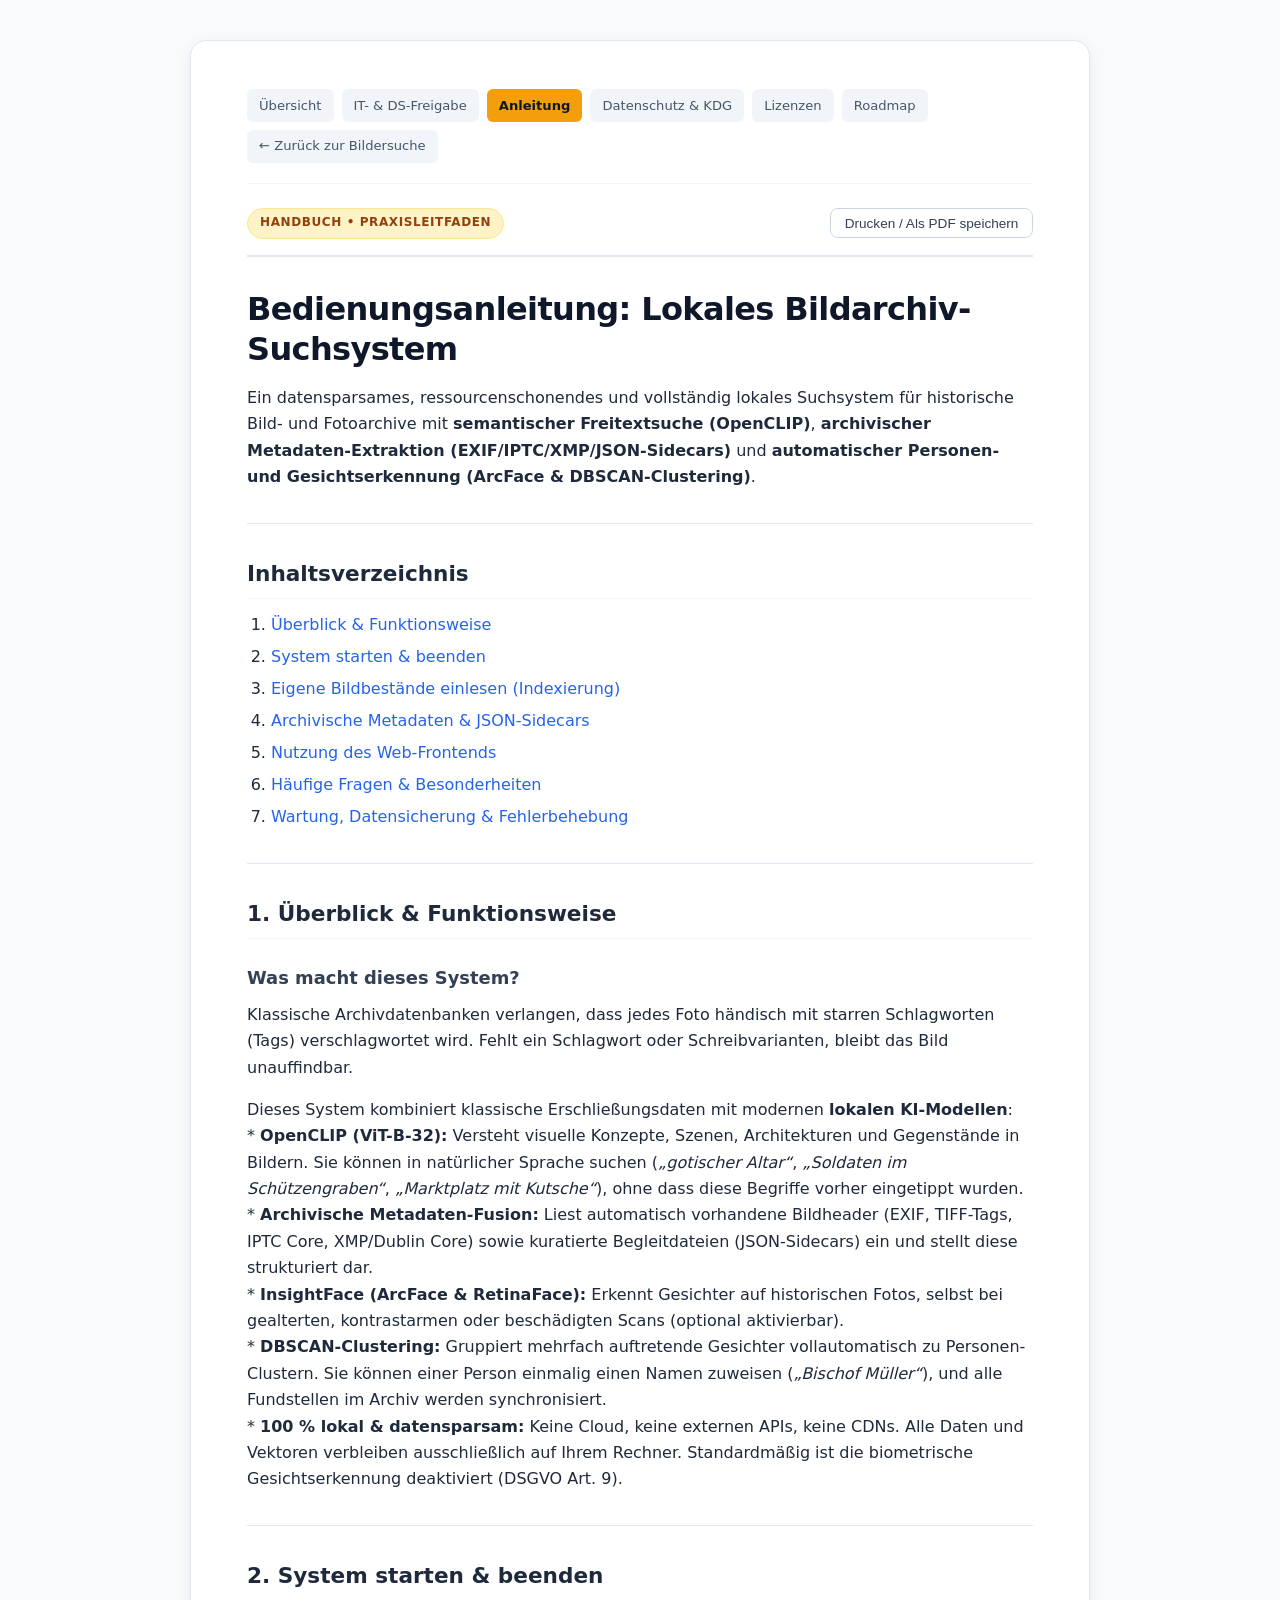
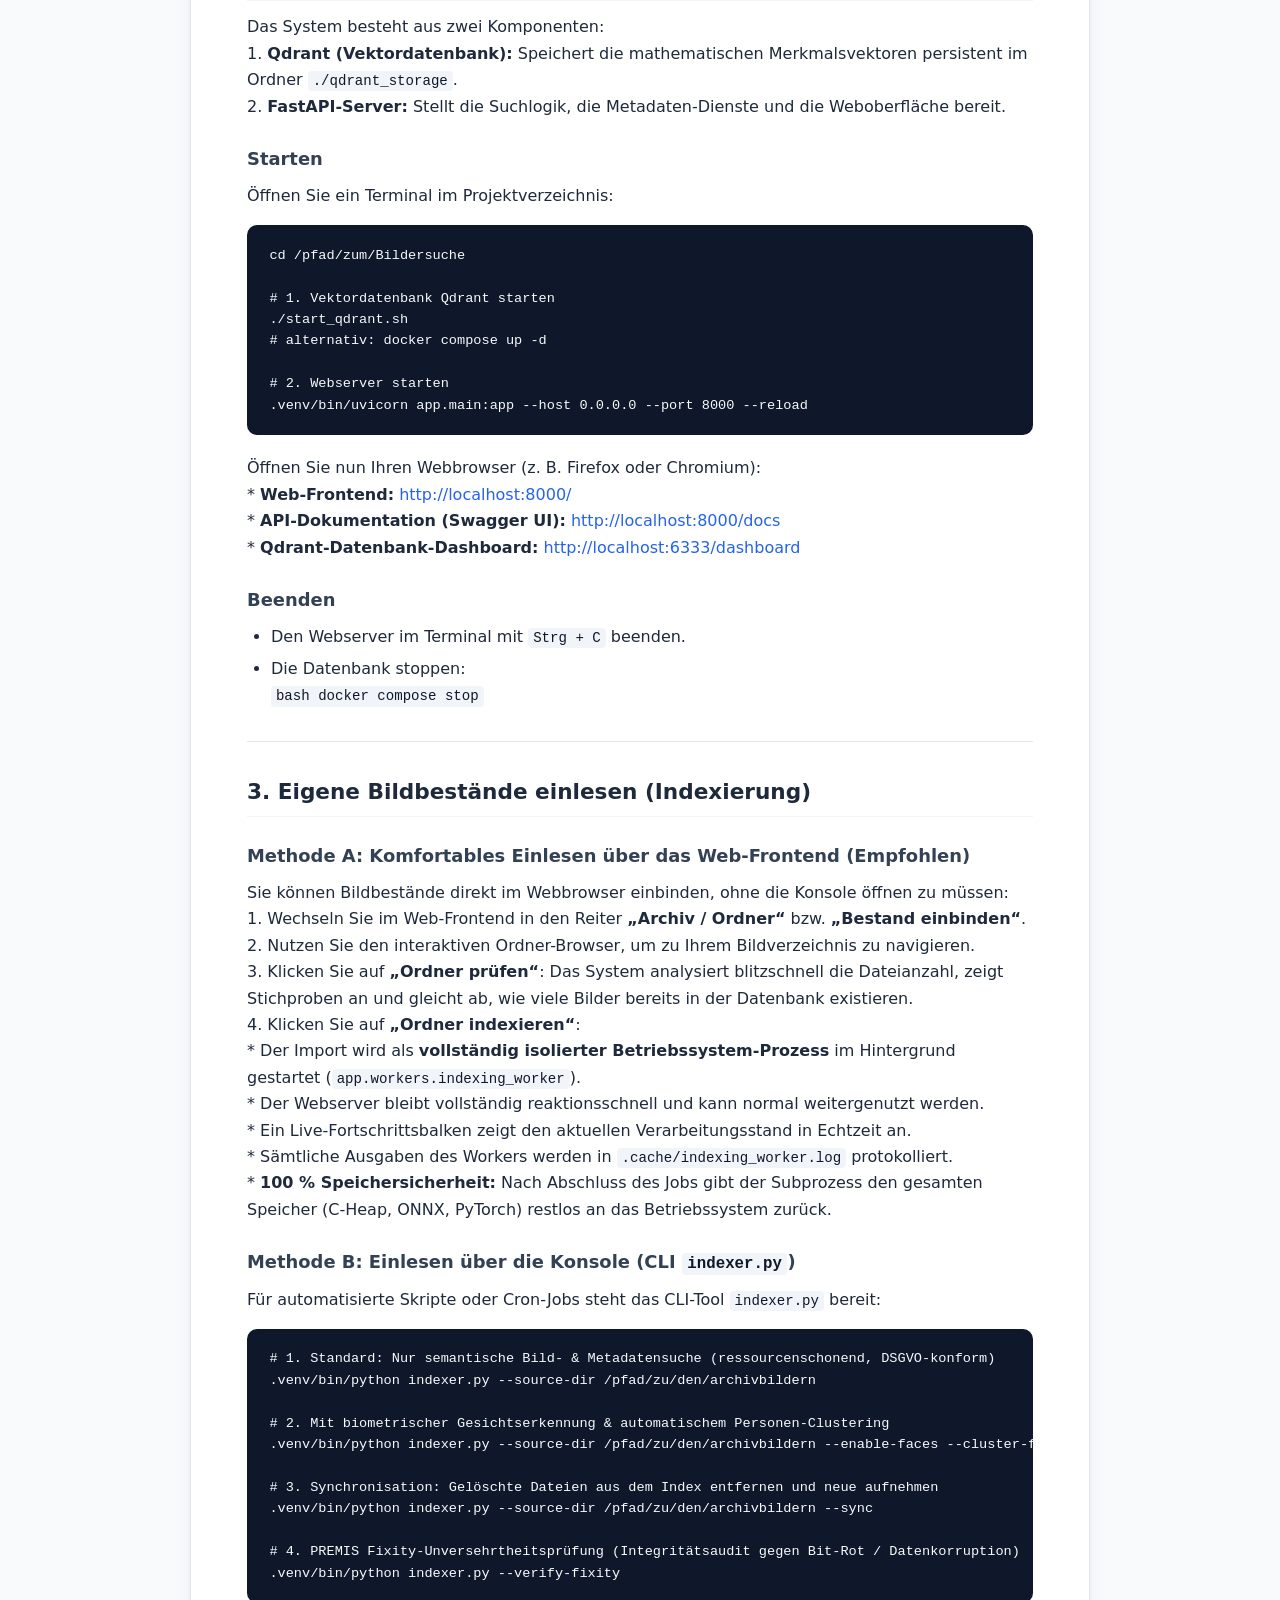
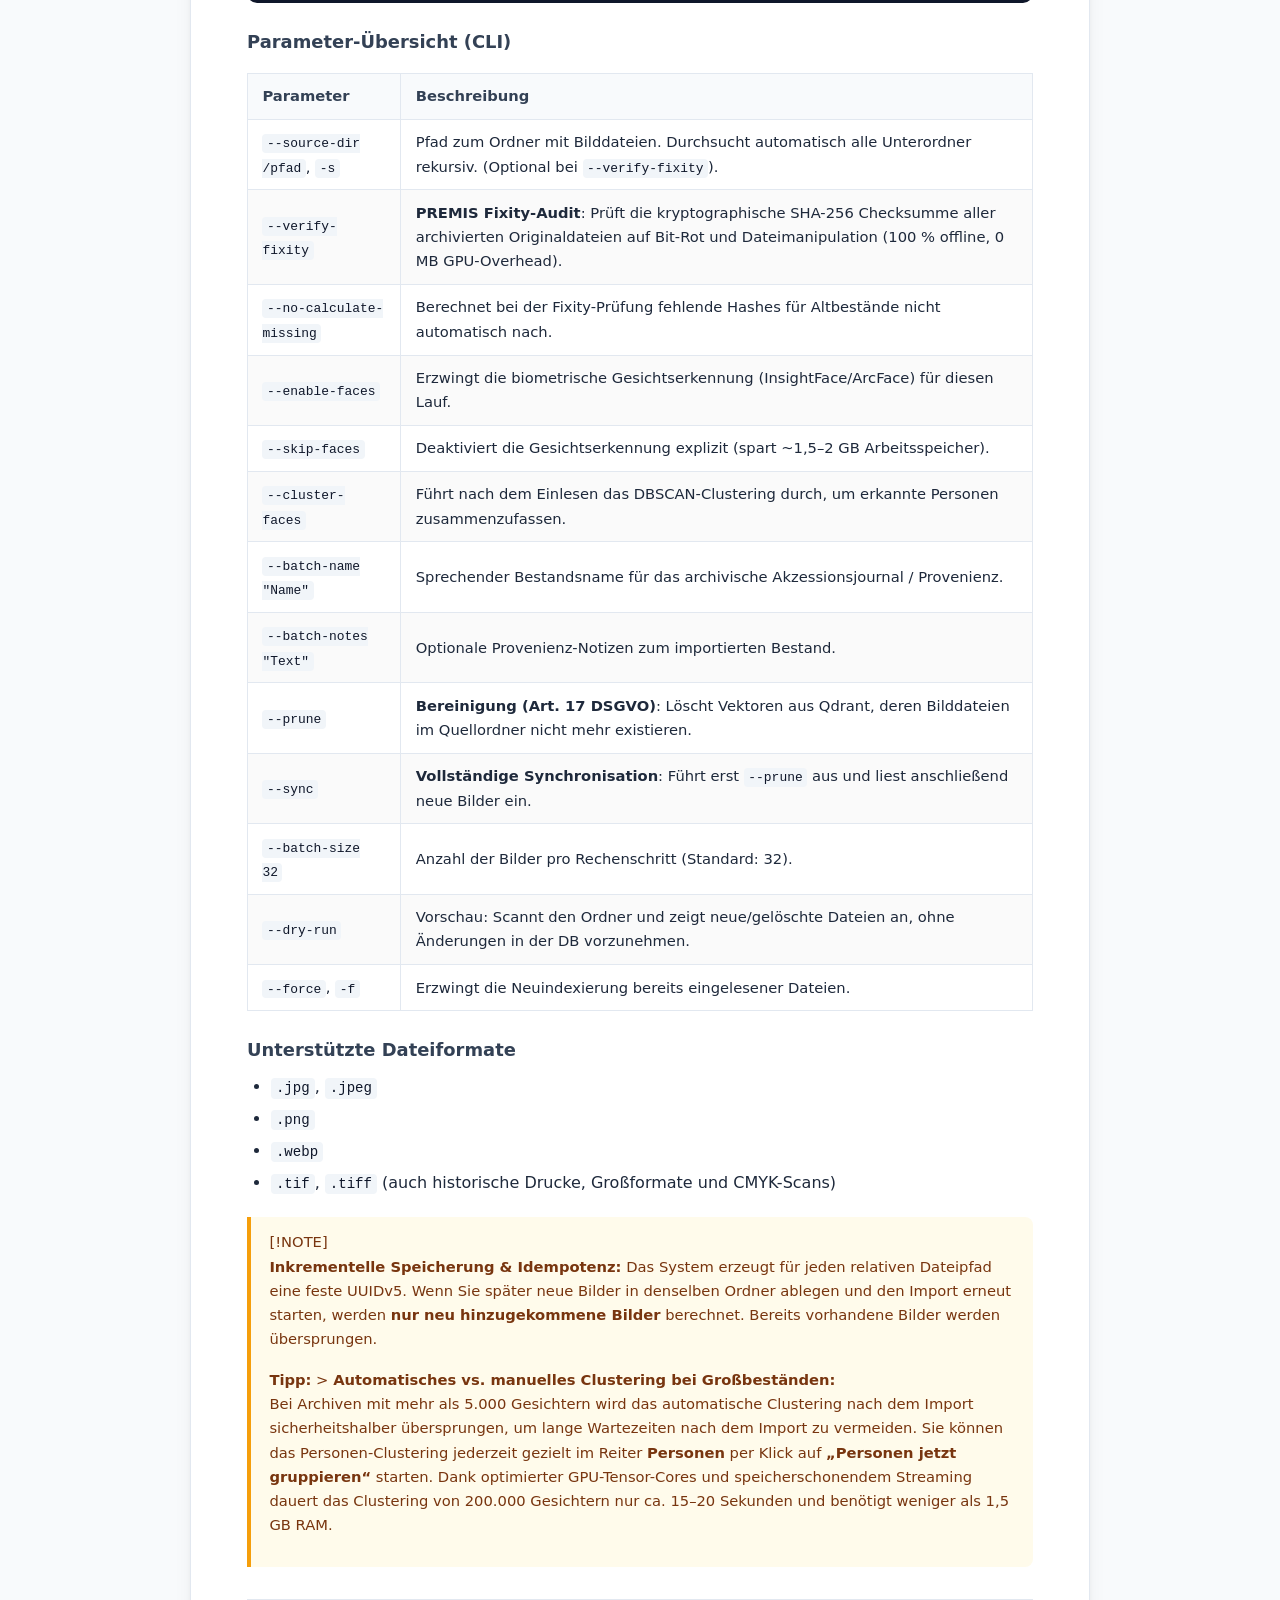
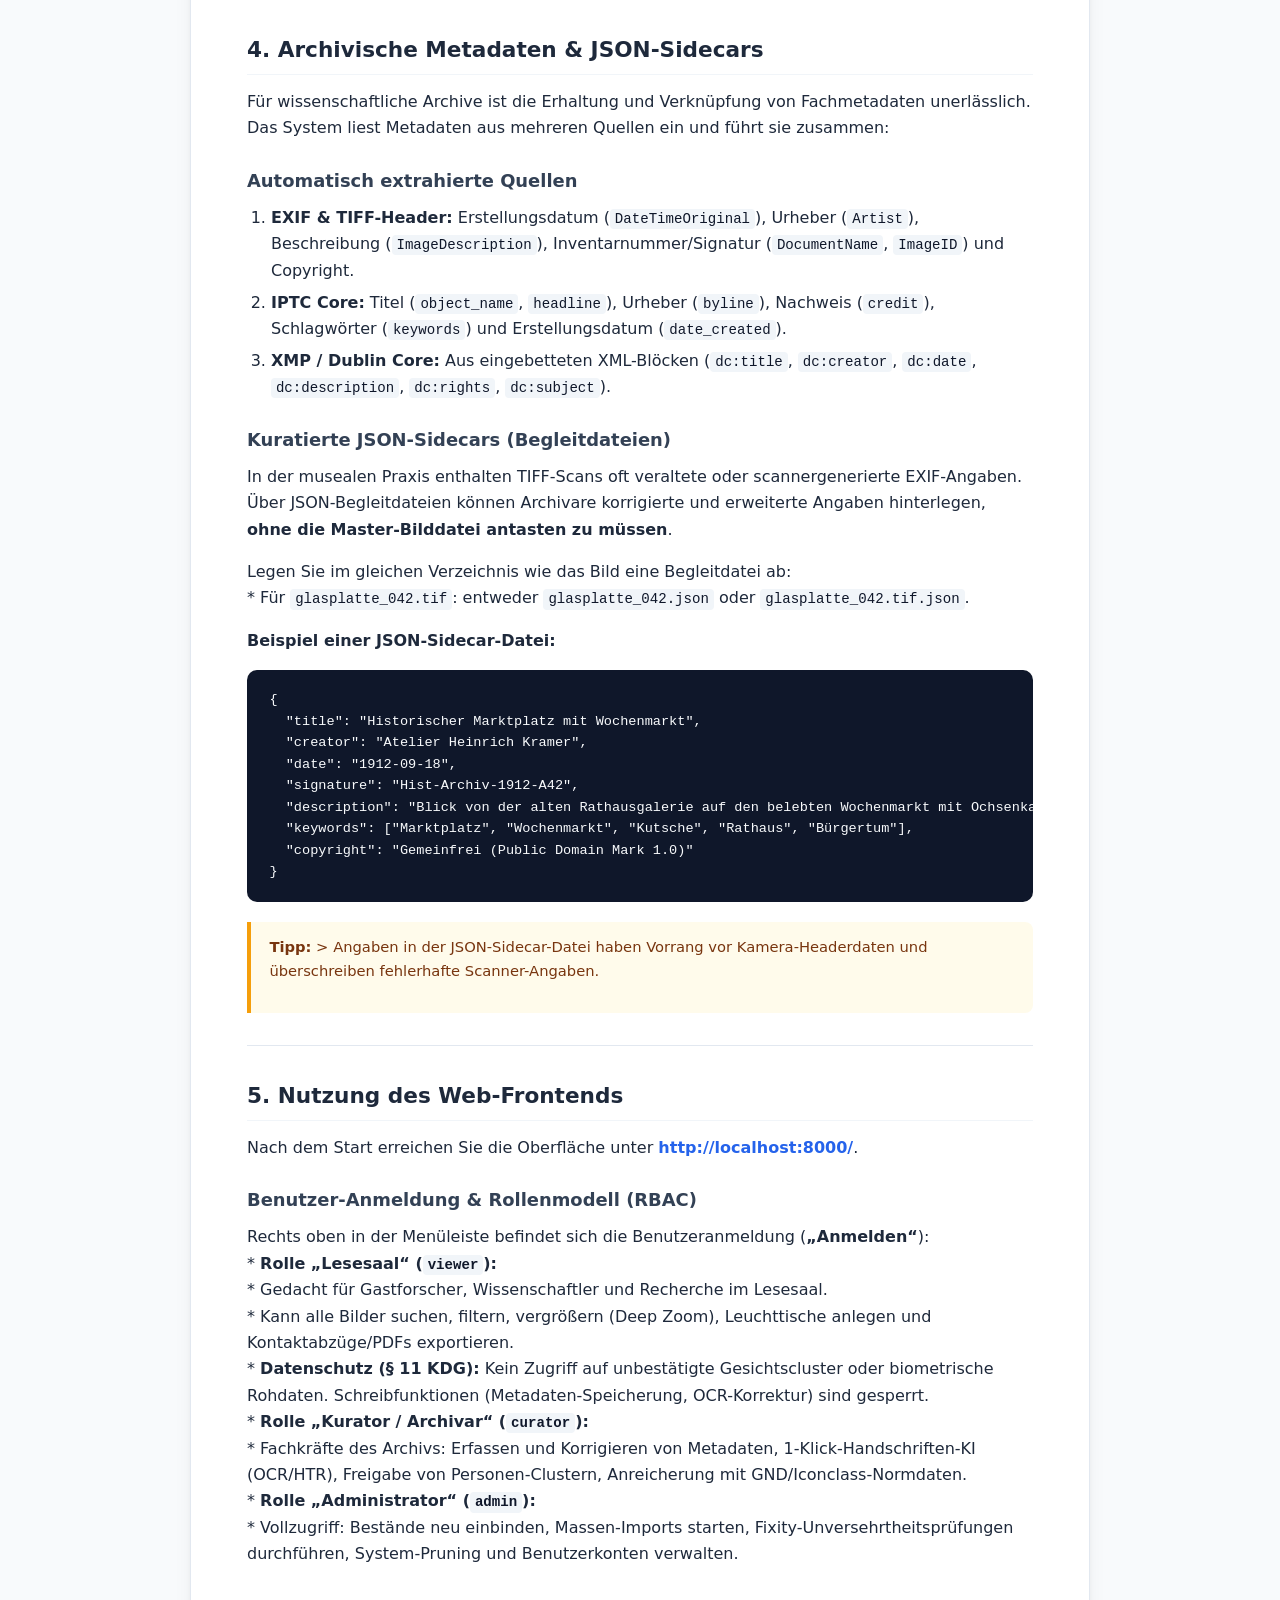
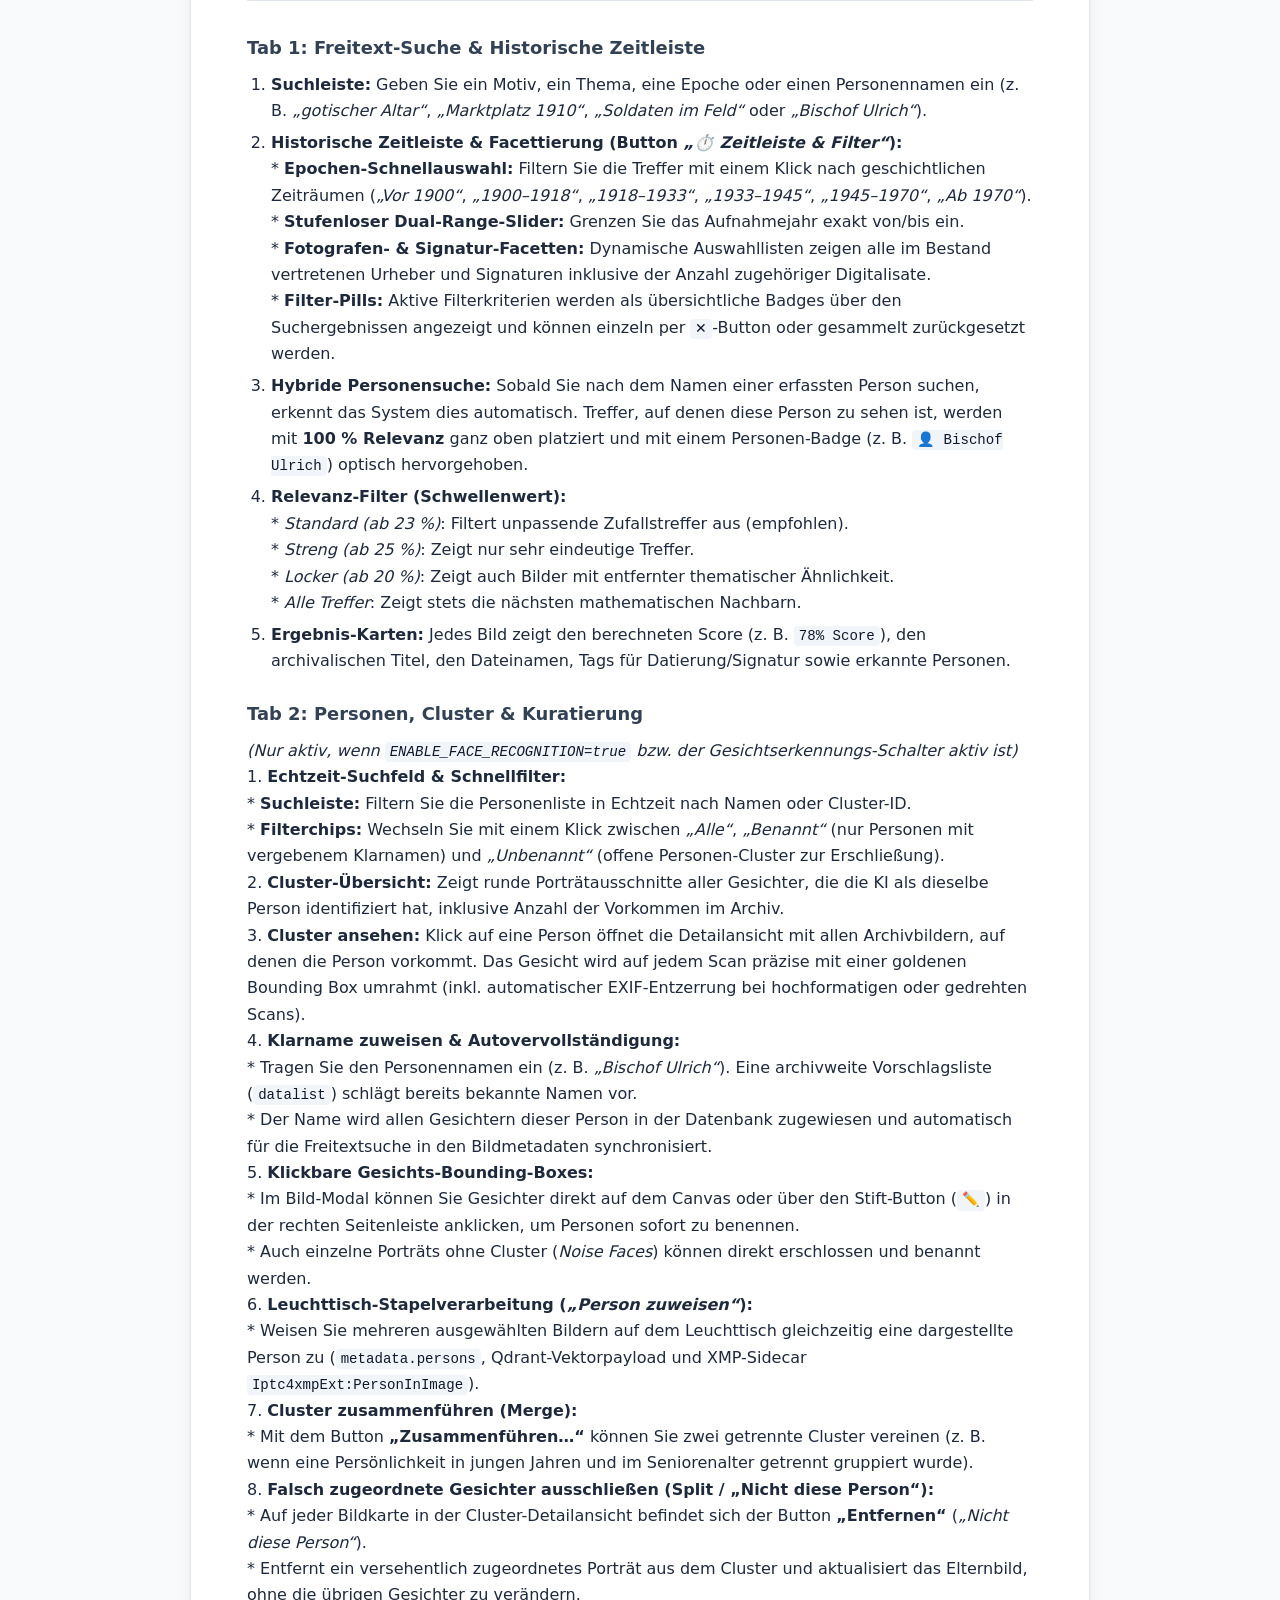
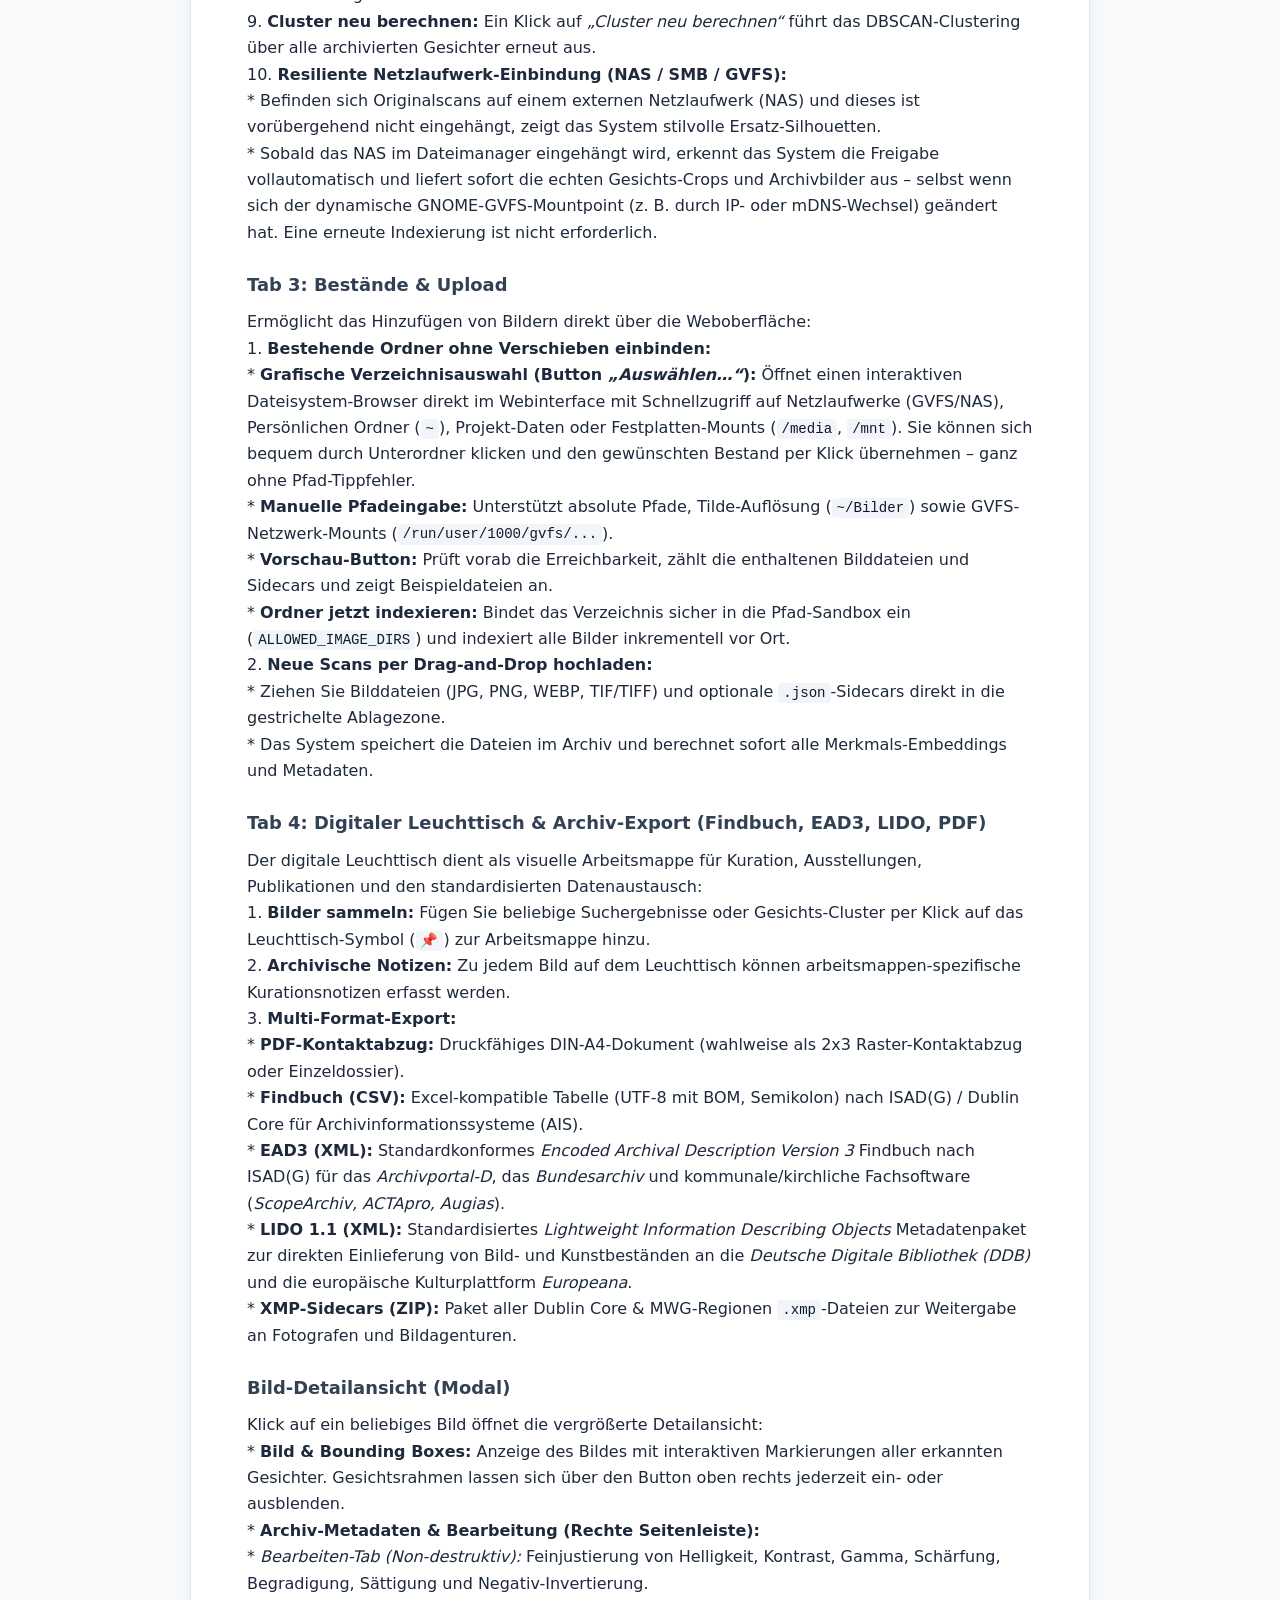
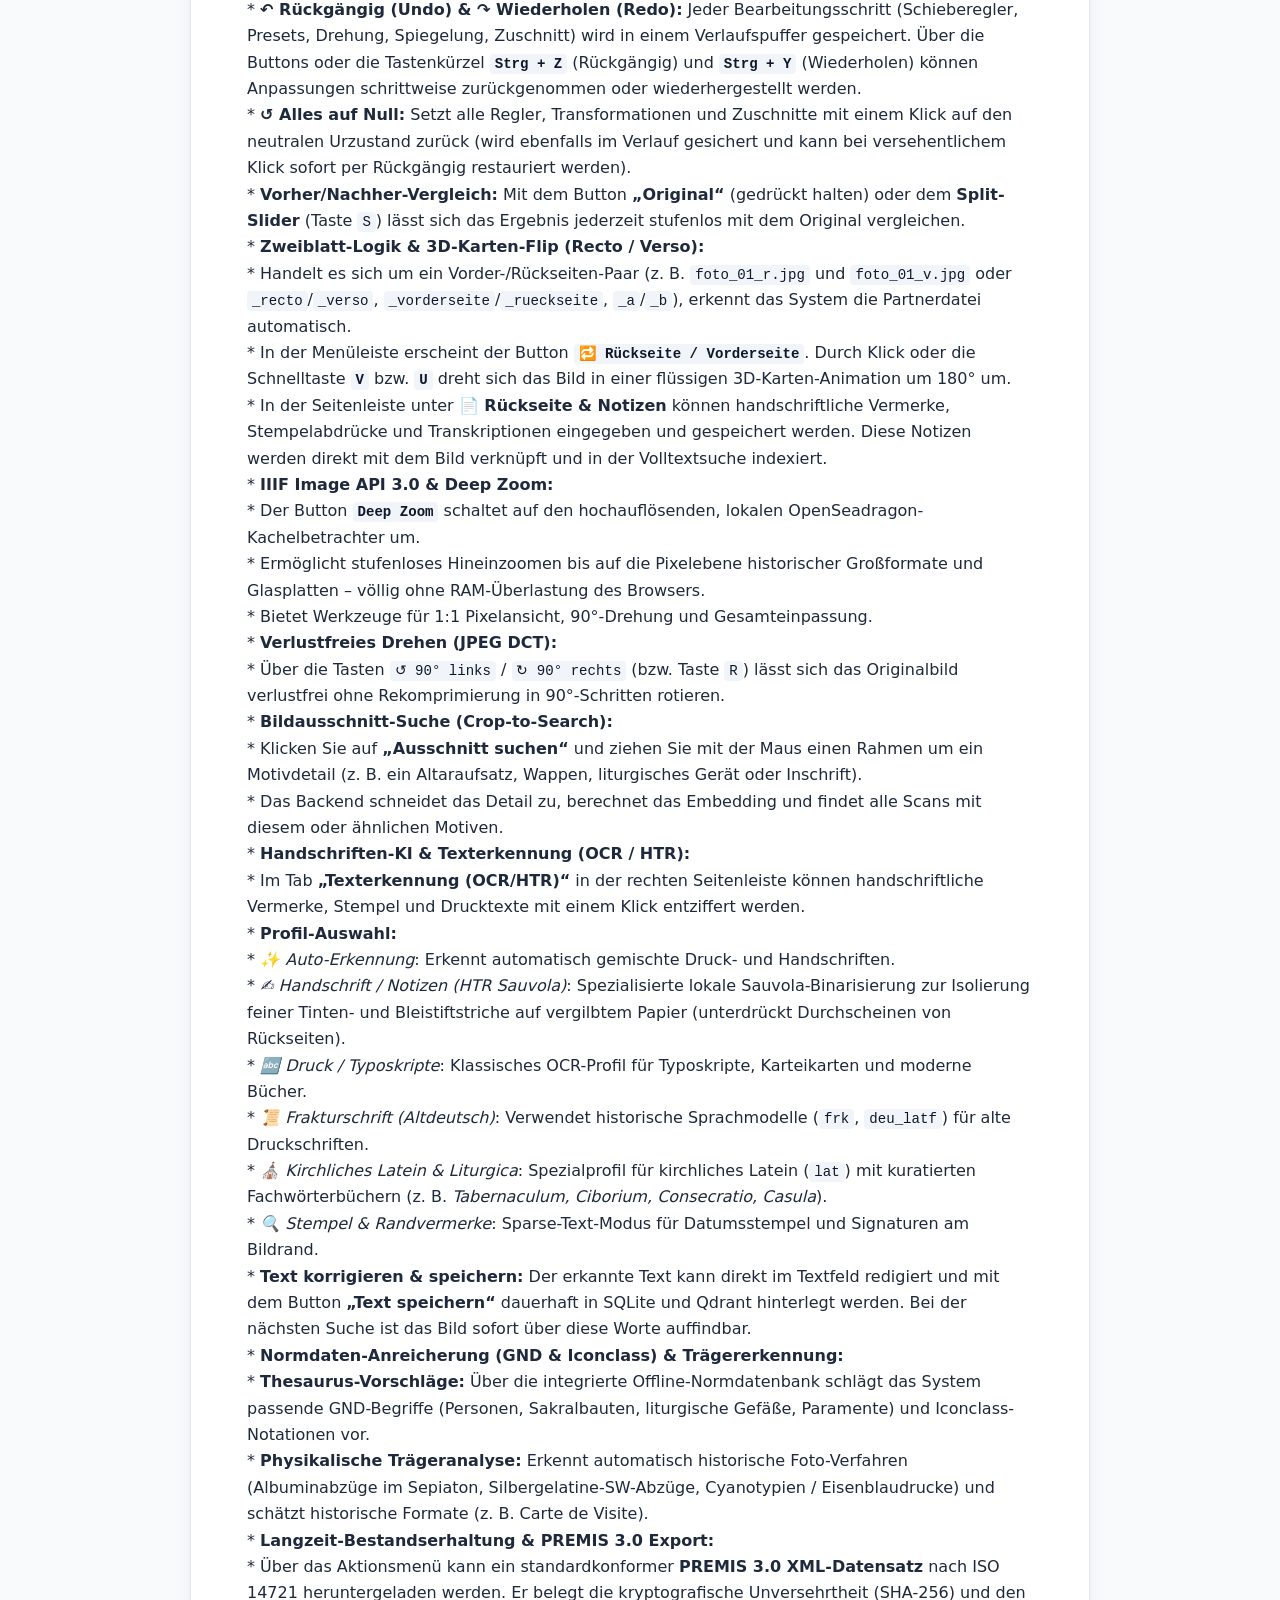
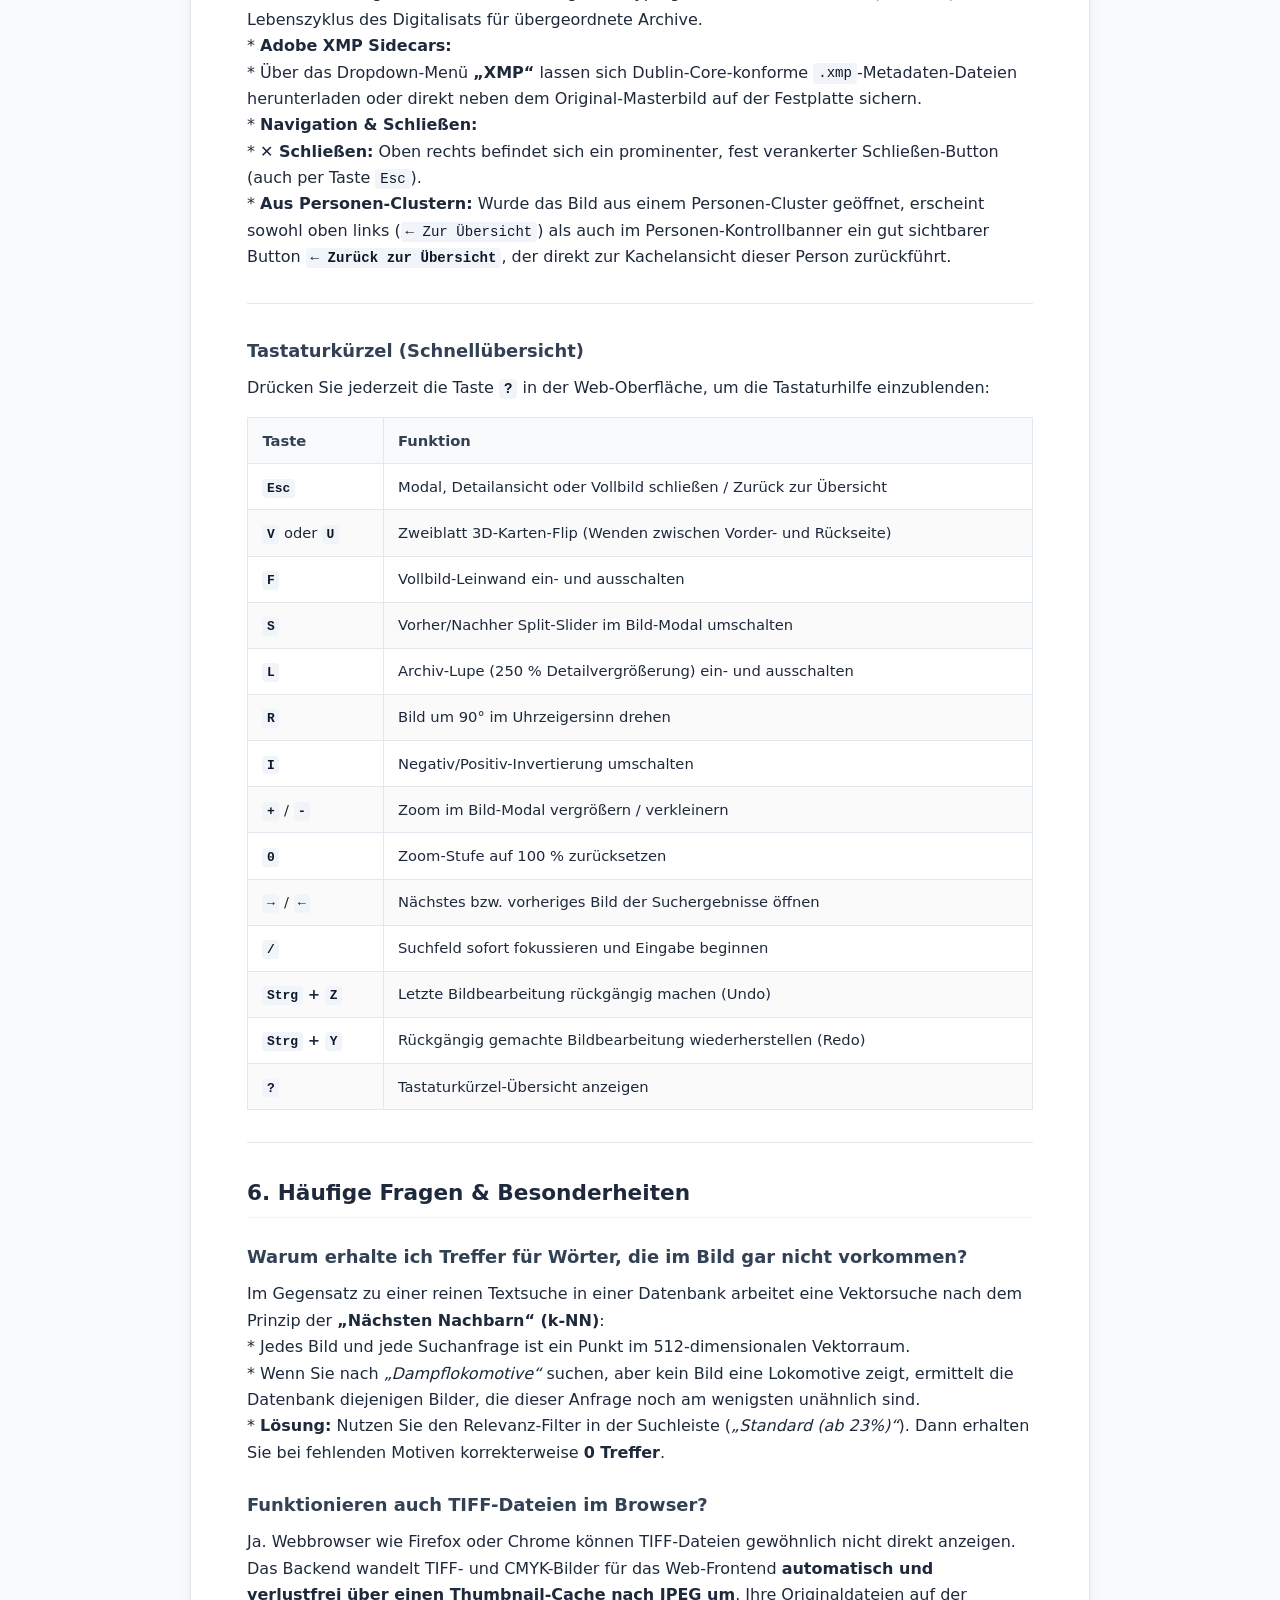
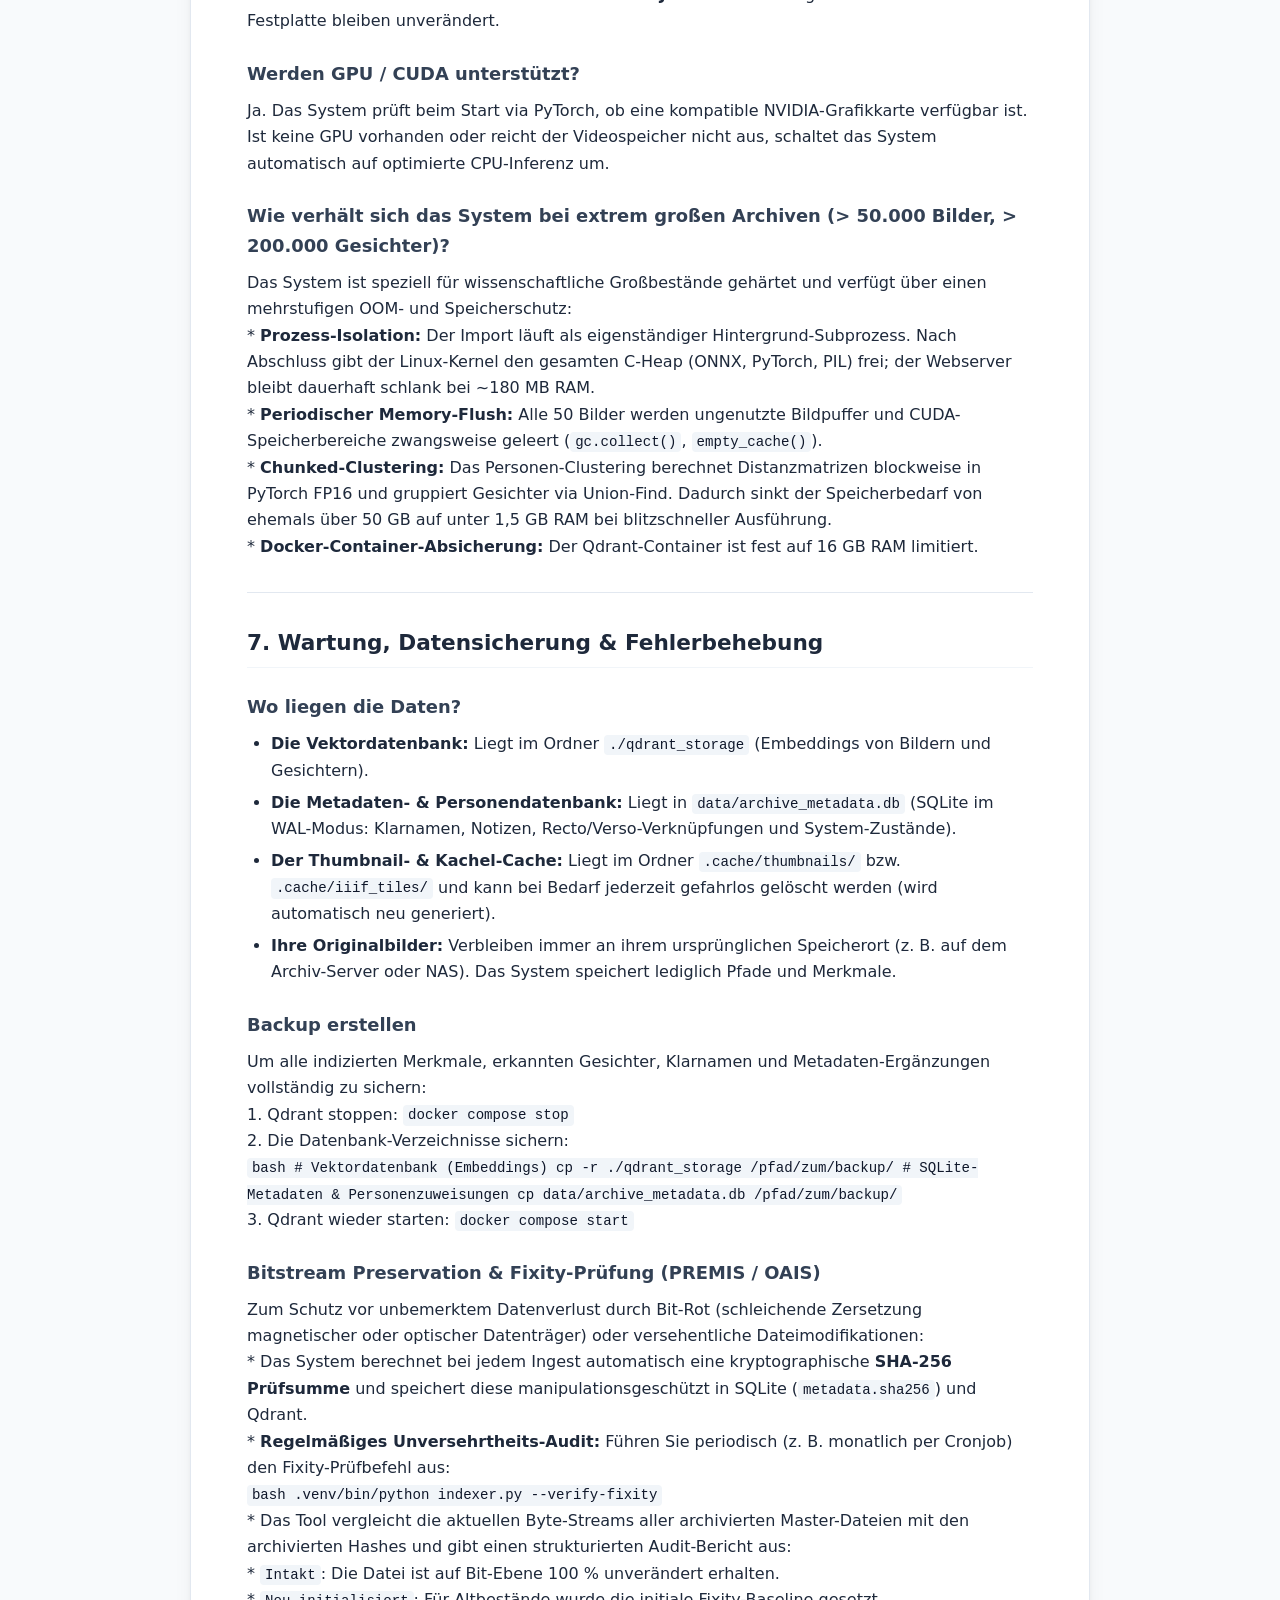
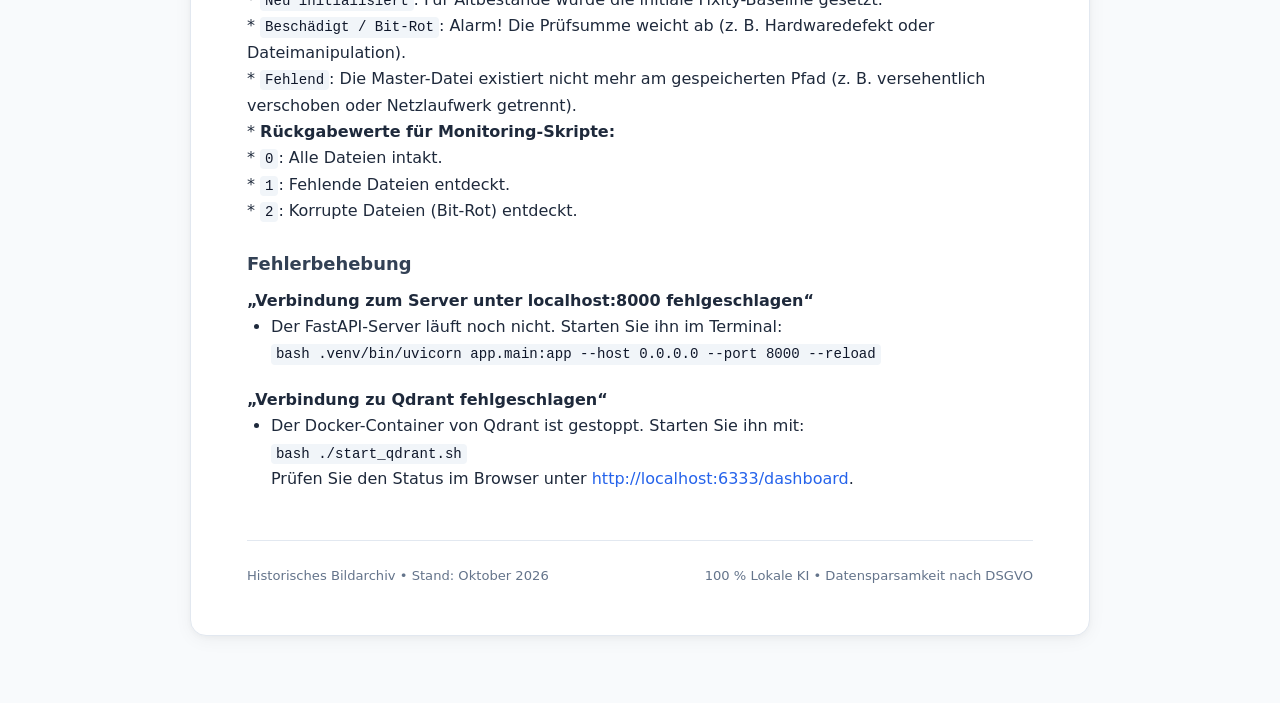
<file: anleitung.html>
<!DOCTYPE html>
<html lang="de">
<head>
  <meta charset="UTF-8">
  <meta name="viewport" content="width=device-width, initial-scale=1.0">
  <title>Bedienungsanleitung — Lokales Bildarchiv-Suchsystem</title>
  <style>
    :root {
      --font-sans: system-ui, -apple-system, BlinkMacSystemFont, "Segoe UI", Roboto, Helvetica, Arial, sans-serif;
      --font-mono: ui-monospace, SFMono-Regular, Menlo, Monaco, Consolas, "Liberation Mono", monospace;
    }
    * { box-sizing: border-box; margin: 0; padding: 0; }
    body {
      font-family: var(--font-sans);
      color: #1e293b;
      background: #f8fafc;
      line-height: 1.65;
      padding: 2.5rem 1rem;
    }
    .container {
      max-width: 900px;
      margin: 0 auto;
      background: #ffffff;
      padding: 3rem 3.5rem;
      border-radius: 16px;
      box-shadow: 0 4px 20px -2px rgba(0, 0, 0, 0.06), 0 2px 6px -1px rgba(0, 0, 0, 0.04);
      border: 1px solid #e2e8f0;
    }
    .doc-nav {
      display: flex;
      flex-wrap: wrap;
      gap: 0.5rem;
      padding-bottom: 1.25rem;
      margin-bottom: 1.5rem;
      border-bottom: 1px solid #f1f5f9;
      font-size: 0.82rem;
    }
    .doc-nav a {
      padding: 0.35rem 0.75rem;
      border-radius: 6px;
      background: #f1f5f9;
      color: #475569;
      text-decoration: none;
      font-weight: 500;
      transition: all 0.15s;
    }
    .doc-nav a:hover {
      background: #e2e8f0;
      color: #0f172a;
    }
    .doc-nav a.active {
      background: #f59e0b;
      color: #0f172a;
      font-weight: 600;
    }
    .doc-header {
      display: flex;
      justify-content: space-between;
      align-items: center;
      border-bottom: 2px solid #e2e8f0;
      padding-bottom: 1rem;
      margin-bottom: 2rem;
    }
    .badge {
      display: inline-block;
      font-size: 0.75rem;
      font-weight: 600;
      text-transform: uppercase;
      letter-spacing: 0.05em;
      padding: 0.3rem 0.75rem;
      border-radius: 9999px;
      background: #fef3c7;
      color: #92400e;
      border: 1px solid #fde68a;
    }
    .print-btn {
      font-size: 0.85rem;
      padding: 0.4rem 0.85rem;
      border: 1px solid #cbd5e1;
      border-radius: 8px;
      background: #ffffff;
      color: #334155;
      cursor: pointer;
      font-weight: 500;
      transition: all 0.15s;
    }
    .print-btn:hover {
      background: #f8fafc;
      border-color: #94a3b8;
    }
    h1 { font-size: 2rem; font-weight: 700; color: #0f172a; margin-bottom: 1rem; letter-spacing: -0.02em; line-height: 1.25; }
    h2 { font-size: 1.35rem; font-weight: 600; color: #1e293b; margin-top: 2rem; margin-bottom: 0.85rem; padding-bottom: 0.4rem; border-bottom: 1px solid #f1f5f9; }
    h3 { font-size: 1.12rem; font-weight: 600; color: #334155; margin-top: 1.5rem; margin-bottom: 0.6rem; }
    p { margin-bottom: 1rem; }
    ul, ol { margin-bottom: 1.25rem; padding-left: 1.5rem; }
    li { margin-bottom: 0.35rem; }
    code {
      font-family: var(--font-mono);
      font-size: 0.88em;
      background: #f1f5f9;
      color: #0f172a;
      padding: 0.15em 0.35em;
      border-radius: 4px;
    }
    pre {
      background: #0f172a;
      color: #f8fafc;
      padding: 1.2rem 1.4rem;
      border-radius: 10px;
      overflow-x: auto;
      margin-bottom: 1.25rem;
    }
    pre code {
      background: transparent;
      color: inherit;
      padding: 0;
      font-size: 0.85rem;
      line-height: 1.5;
    }
    table {
      width: 100%;
      border-collapse: collapse;
      margin-top: 1rem;
      margin-bottom: 1.5rem;
      font-size: 0.92rem;
    }
    th, td {
      padding: 0.65rem 0.9rem;
      border: 1px solid #e2e8f0;
      text-align: left;
    }
    th {
      background: #f8fafc;
      font-weight: 600;
      color: #334155;
    }
    tr:nth-child(even) { background: #fafafa; }
    blockquote {
      border-left: 4px solid #f59e0b;
      background: #fffbeb;
      padding: 0.85rem 1.15rem;
      margin: 1.25rem 0;
      border-radius: 0 8px 8px 0;
      font-size: 0.92rem;
      color: #78350f;
    }
    hr {
      border: 0;
      height: 1px;
      background: #e2e8f0;
      margin: 2rem 0;
    }
    a {
      color: #2563eb;
      text-decoration: none;
    }
    a:hover { text-decoration: underline; }
    footer {
      margin-top: 3rem;
      padding-top: 1.5rem;
      border-top: 1px solid #e2e8f0;
      font-size: 0.82rem;
      color: #64748b;
      display: flex;
      justify-content: space-between;
      align-items: center;
      flex-wrap: wrap;
      gap: 0.75rem;
    }
    @media print {
      body { background: #ffffff; padding: 0; }
      .container { border: none; box-shadow: none; padding: 0; max-width: 100%; }
      .doc-nav, .doc-header button, footer { display: none; }
      pre, code { background: #f8fafc !important; color: #000000 !important; border: 1px solid #cbd5e1; }
    }
    @media (max-width: 640px) {
      .container { padding: 1.5rem; }
      h1 { font-size: 1.5rem; }
    }
  </style>
</head>
<body>
  <div class="container">
    <nav class="doc-nav">
      <a href="README.html">Übersicht</a>
      <a href="freigabe_it_datenschutz.html">IT- & DS-Freigabe</a>
      <a href="anleitung.html" class="active">Anleitung</a>
      <a href="datenschutz.html">Datenschutz & KDG</a>
      <a href="lizenzen.html">Lizenzen</a>
      <a href="todo.html">Roadmap</a>
      <a href="/">← Zurück zur Bildersuche</a>
    </nav>
    <div class="doc-header">
      <span class="badge">Handbuch • Praxisleitfaden</span>
      <button class="print-btn" onclick="window.print()">Drucken / Als PDF speichern</button>
    </div>
    <article>
<h1 id="bedienungsanleitung-lokales-bildarchiv-suchsystem">Bedienungsanleitung: Lokales Bildarchiv-Suchsystem</h1>
<p>Ein datensparsames, ressourcenschonendes und vollständig lokales Suchsystem für historische Bild- und Fotoarchive mit <strong>semantischer Freitextsuche (OpenCLIP)</strong>, <strong>archivischer Metadaten-Extraktion (EXIF/IPTC/XMP/JSON-Sidecars)</strong> und <strong>automatischer Personen- und Gesichtserkennung (ArcFace &amp; DBSCAN-Clustering)</strong>.</p>
<hr />
<h2 id="inhaltsverzeichnis">Inhaltsverzeichnis</h2>
<ol>
<li><a href="#1-überblick--funktionsweise">Überblick &amp; Funktionsweise</a></li>
<li><a href="#2-system-starten--beenden">System starten &amp; beenden</a></li>
<li><a href="#3-eigene-bildbestände-einlesen-indexierung">Eigene Bildbestände einlesen (Indexierung)</a></li>
<li><a href="#4-archivische-metadaten--json-sidecars">Archivische Metadaten &amp; JSON-Sidecars</a></li>
<li><a href="#5-nutzung-des-web-frontends">Nutzung des Web-Frontends</a></li>
<li><a href="#6-häufige-fragen--besonderheiten">Häufige Fragen &amp; Besonderheiten</a></li>
<li><a href="#7-wartung-datensicherung--fehlerbehebung">Wartung, Datensicherung &amp; Fehlerbehebung</a></li>
</ol>
<hr />
<h2 id="1-uberblick-funktionsweise">1. Überblick &amp; Funktionsweise</h2>
<h3 id="was-macht-dieses-system">Was macht dieses System?</h3>
<p>Klassische Archivdatenbanken verlangen, dass jedes Foto händisch mit starren Schlagworten (Tags) verschlagwortet wird. Fehlt ein Schlagwort oder Schreibvarianten, bleibt das Bild unauffindbar. </p>
<p>Dieses System kombiniert klassische Erschließungsdaten mit modernen <strong>lokalen KI-Modellen</strong>:<br />
* <strong>OpenCLIP (ViT-B-32):</strong> Versteht visuelle Konzepte, Szenen, Architekturen und Gegenstände in Bildern. Sie können in natürlicher Sprache suchen (<em>„gotischer Altar“</em>, <em>„Soldaten im Schützengraben“</em>, <em>„Marktplatz mit Kutsche“</em>), ohne dass diese Begriffe vorher eingetippt wurden.<br />
* <strong>Archivische Metadaten-Fusion:</strong> Liest automatisch vorhandene Bildheader (EXIF, TIFF-Tags, IPTC Core, XMP/Dublin Core) sowie kuratierte Begleitdateien (JSON-Sidecars) ein und stellt diese strukturiert dar.<br />
* <strong>InsightFace (ArcFace &amp; RetinaFace):</strong> Erkennt Gesichter auf historischen Fotos, selbst bei gealterten, kontrastarmen oder beschädigten Scans (optional aktivierbar).<br />
* <strong>DBSCAN-Clustering:</strong> Gruppiert mehrfach auftretende Gesichter vollautomatisch zu Personen-Clustern. Sie können einer Person einmalig einen Namen zuweisen (<em>„Bischof Müller“</em>), und alle Fundstellen im Archiv werden synchronisiert.<br />
* <strong>100 % lokal &amp; datensparsam:</strong> Keine Cloud, keine externen APIs, keine CDNs. Alle Daten und Vektoren verbleiben ausschließlich auf Ihrem Rechner. Standardmäßig ist die biometrische Gesichtserkennung deaktiviert (DSGVO Art. 9).</p>
<hr />
<h2 id="2-system-starten-beenden">2. System starten &amp; beenden</h2>
<p>Das System besteht aus zwei Komponenten:<br />
1. <strong>Qdrant (Vektordatenbank):</strong> Speichert die mathematischen Merkmalsvektoren persistent im Ordner <code>./qdrant_storage</code>.<br />
2. <strong>FastAPI-Server:</strong> Stellt die Suchlogik, die Metadaten-Dienste und die Weboberfläche bereit.</p>
<h3 id="starten">Starten</h3>
<p>Öffnen Sie ein Terminal im Projektverzeichnis:</p>
<pre><code class="language-bash">cd /pfad/zum/Bildersuche

# 1. Vektordatenbank Qdrant starten
./start_qdrant.sh
# alternativ: docker compose up -d

# 2. Webserver starten
.venv/bin/uvicorn app.main:app --host 0.0.0.0 --port 8000 --reload
</code></pre>
<p>Öffnen Sie nun Ihren Webbrowser (z. B. Firefox oder Chromium):<br />
* <strong>Web-Frontend:</strong> <a href="http://localhost:8000/">http://localhost:8000/</a><br />
* <strong>API-Dokumentation (Swagger UI):</strong> <a href="http://localhost:8000/docs">http://localhost:8000/docs</a><br />
* <strong>Qdrant-Datenbank-Dashboard:</strong> <a href="http://localhost:6333/dashboard">http://localhost:6333/dashboard</a></p>
<h3 id="beenden">Beenden</h3>
<ul>
<li>Den Webserver im Terminal mit <code>Strg + C</code> beenden.</li>
<li>Die Datenbank stoppen:<br />
<code>bash
  docker compose stop</code></li>
</ul>
<hr />
<h2 id="3-eigene-bildbestande-einlesen-indexierung">3. Eigene Bildbestände einlesen (Indexierung)</h2>
<h3 id="methode-a-komfortables-einlesen-uber-das-web-frontend-empfohlen">Methode A: Komfortables Einlesen über das Web-Frontend (Empfohlen)</h3>
<p>Sie können Bildbestände direkt im Webbrowser einbinden, ohne die Konsole öffnen zu müssen:<br />
1. Wechseln Sie im Web-Frontend in den Reiter <strong>„Archiv / Ordner“</strong> bzw. <strong>„Bestand einbinden“</strong>.<br />
2. Nutzen Sie den interaktiven Ordner-Browser, um zu Ihrem Bildverzeichnis zu navigieren.<br />
3. Klicken Sie auf <strong>„Ordner prüfen“</strong>: Das System analysiert blitzschnell die Dateianzahl, zeigt Stichproben an und gleicht ab, wie viele Bilder bereits in der Datenbank existieren.<br />
4. Klicken Sie auf <strong>„Ordner indexieren“</strong>:<br />
   * Der Import wird als <strong>vollständig isolierter Betriebssystem-Prozess</strong> im Hintergrund gestartet (<code>app.workers.indexing_worker</code>).<br />
   * Der Webserver bleibt vollständig reaktionsschnell und kann normal weitergenutzt werden.<br />
   * Ein Live-Fortschrittsbalken zeigt den aktuellen Verarbeitungsstand in Echtzeit an.<br />
   * Sämtliche Ausgaben des Workers werden in <code>.cache/indexing_worker.log</code> protokolliert.<br />
   * <strong>100 % Speichersicherheit:</strong> Nach Abschluss des Jobs gibt der Subprozess den gesamten Speicher (C-Heap, ONNX, PyTorch) restlos an das Betriebssystem zurück.</p>
<h3 id="methode-b-einlesen-uber-die-konsole-cli-indexerpy">Methode B: Einlesen über die Konsole (CLI <code>indexer.py</code>)</h3>
<p>Für automatisierte Skripte oder Cron-Jobs steht das CLI-Tool <code>indexer.py</code> bereit:</p>
<pre><code class="language-bash"># 1. Standard: Nur semantische Bild- &amp; Metadatensuche (ressourcenschonend, DSGVO-konform)
.venv/bin/python indexer.py --source-dir /pfad/zu/den/archivbildern

# 2. Mit biometrischer Gesichtserkennung &amp; automatischem Personen-Clustering
.venv/bin/python indexer.py --source-dir /pfad/zu/den/archivbildern --enable-faces --cluster-faces

# 3. Synchronisation: Gelöschte Dateien aus dem Index entfernen und neue aufnehmen
.venv/bin/python indexer.py --source-dir /pfad/zu/den/archivbildern --sync

# 4. PREMIS Fixity-Unversehrtheitsprüfung (Integritätsaudit gegen Bit-Rot / Datenkorruption)
.venv/bin/python indexer.py --verify-fixity
</code></pre>
<h3 id="parameter-ubersicht-cli">Parameter-Übersicht (CLI)</h3>
<table>
<thead>
<tr>
<th style="text-align: left;">Parameter</th>
<th style="text-align: left;">Beschreibung</th>
</tr>
</thead>
<tbody>
<tr>
<td style="text-align: left;"><code>--source-dir /pfad</code>, <code>-s</code></td>
<td style="text-align: left;">Pfad zum Ordner mit Bilddateien. Durchsucht automatisch alle Unterordner rekursiv. (Optional bei <code>--verify-fixity</code>).</td>
</tr>
<tr>
<td style="text-align: left;"><code>--verify-fixity</code></td>
<td style="text-align: left;"><strong>PREMIS Fixity-Audit</strong>: Prüft die kryptographische SHA-256 Checksumme aller archivierten Originaldateien auf Bit-Rot und Dateimanipulation (100 % offline, 0 MB GPU-Overhead).</td>
</tr>
<tr>
<td style="text-align: left;"><code>--no-calculate-missing</code></td>
<td style="text-align: left;">Berechnet bei der Fixity-Prüfung fehlende Hashes für Altbestände nicht automatisch nach.</td>
</tr>
<tr>
<td style="text-align: left;"><code>--enable-faces</code></td>
<td style="text-align: left;">Erzwingt die biometrische Gesichtserkennung (InsightFace/ArcFace) für diesen Lauf.</td>
</tr>
<tr>
<td style="text-align: left;"><code>--skip-faces</code></td>
<td style="text-align: left;">Deaktiviert die Gesichtserkennung explizit (spart ~1,5–2 GB Arbeitsspeicher).</td>
</tr>
<tr>
<td style="text-align: left;"><code>--cluster-faces</code></td>
<td style="text-align: left;">Führt nach dem Einlesen das DBSCAN-Clustering durch, um erkannte Personen zusammenzufassen.</td>
</tr>
<tr>
<td style="text-align: left;"><code>--batch-name "Name"</code></td>
<td style="text-align: left;">Sprechender Bestandsname für das archivische Akzessionsjournal / Provenienz.</td>
</tr>
<tr>
<td style="text-align: left;"><code>--batch-notes "Text"</code></td>
<td style="text-align: left;">Optionale Provenienz-Notizen zum importierten Bestand.</td>
</tr>
<tr>
<td style="text-align: left;"><code>--prune</code></td>
<td style="text-align: left;"><strong>Bereinigung (Art. 17 DSGVO)</strong>: Löscht Vektoren aus Qdrant, deren Bilddateien im Quellordner nicht mehr existieren.</td>
</tr>
<tr>
<td style="text-align: left;"><code>--sync</code></td>
<td style="text-align: left;"><strong>Vollständige Synchronisation</strong>: Führt erst <code>--prune</code> aus und liest anschließend neue Bilder ein.</td>
</tr>
<tr>
<td style="text-align: left;"><code>--batch-size 32</code></td>
<td style="text-align: left;">Anzahl der Bilder pro Rechenschritt (Standard: 32).</td>
</tr>
<tr>
<td style="text-align: left;"><code>--dry-run</code></td>
<td style="text-align: left;">Vorschau: Scannt den Ordner und zeigt neue/gelöschte Dateien an, ohne Änderungen in der DB vorzunehmen.</td>
</tr>
<tr>
<td style="text-align: left;"><code>--force</code>, <code>-f</code></td>
<td style="text-align: left;">Erzwingt die Neuindexierung bereits eingelesener Dateien.</td>
</tr>
</tbody>
</table>
<h3 id="unterstutzte-dateiformate">Unterstützte Dateiformate</h3>
<ul>
<li><code>.jpg</code>, <code>.jpeg</code></li>
<li><code>.png</code></li>
<li><code>.webp</code></li>
<li><code>.tif</code>, <code>.tiff</code> (auch historische Drucke, Großformate und CMYK-Scans)</li>
</ul>
<blockquote>
<p>[!NOTE]<br />
<strong>Inkrementelle Speicherung &amp; Idempotenz:</strong> Das System erzeugt für jeden relativen Dateipfad eine feste UUIDv5. Wenn Sie später neue Bilder in denselben Ordner ablegen und den Import erneut starten, werden <strong>nur neu hinzugekommene Bilder</strong> berechnet. Bereits vorhandene Bilder werden übersprungen.</p>
<p><strong>Tipp:</strong> &gt; <strong>Automatisches vs. manuelles Clustering bei Großbeständen:</strong><br />
Bei Archiven mit mehr als 5.000 Gesichtern wird das automatische Clustering nach dem Import sicherheitshalber übersprungen, um lange Wartezeiten nach dem Import zu vermeiden. Sie können das Personen-Clustering jederzeit gezielt im Reiter <strong>Personen</strong> per Klick auf <strong>„Personen jetzt gruppieren“</strong> starten. Dank optimierter GPU-Tensor-Cores und speicherschonendem Streaming dauert das Clustering von 200.000 Gesichtern nur ca. 15–20 Sekunden und benötigt weniger als 1,5 GB RAM.</p>
</blockquote>
<hr />
<h2 id="4-archivische-metadaten-json-sidecars">4. Archivische Metadaten &amp; JSON-Sidecars</h2>
<p>Für wissenschaftliche Archive ist die Erhaltung und Verknüpfung von Fachmetadaten unerlässlich. Das System liest Metadaten aus mehreren Quellen ein und führt sie zusammen:</p>
<h3 id="automatisch-extrahierte-quellen">Automatisch extrahierte Quellen</h3>
<ol>
<li><strong>EXIF &amp; TIFF-Header:</strong> Erstellungsdatum (<code>DateTimeOriginal</code>), Urheber (<code>Artist</code>), Beschreibung (<code>ImageDescription</code>), Inventarnummer/Signatur (<code>DocumentName</code>, <code>ImageID</code>) und Copyright.</li>
<li><strong>IPTC Core:</strong> Titel (<code>object_name</code>, <code>headline</code>), Urheber (<code>byline</code>), Nachweis (<code>credit</code>), Schlagwörter (<code>keywords</code>) und Erstellungsdatum (<code>date_created</code>).</li>
<li><strong>XMP / Dublin Core:</strong> Aus eingebetteten XML-Blöcken (<code>dc:title</code>, <code>dc:creator</code>, <code>dc:date</code>, <code>dc:description</code>, <code>dc:rights</code>, <code>dc:subject</code>).</li>
</ol>
<h3 id="kuratierte-json-sidecars-begleitdateien">Kuratierte JSON-Sidecars (Begleitdateien)</h3>
<p>In der musealen Praxis enthalten TIFF-Scans oft veraltete oder scannergenerierte EXIF-Angaben. Über JSON-Begleitdateien können Archivare korrigierte und erweiterte Angaben hinterlegen, <strong>ohne die Master-Bilddatei antasten zu müssen</strong>.</p>
<p>Legen Sie im gleichen Verzeichnis wie das Bild eine Begleitdatei ab:<br />
* Für <code>glasplatte_042.tif</code>: entweder <code>glasplatte_042.json</code> oder <code>glasplatte_042.tif.json</code>.</p>
<p><strong>Beispiel einer JSON-Sidecar-Datei:</strong></p>
<pre><code class="language-json">{
  &quot;title&quot;: &quot;Historischer Marktplatz mit Wochenmarkt&quot;,
  &quot;creator&quot;: &quot;Atelier Heinrich Kramer&quot;,
  &quot;date&quot;: &quot;1912-09-18&quot;,
  &quot;signature&quot;: &quot;Hist-Archiv-1912-A42&quot;,
  &quot;description&quot;: &quot;Blick von der alten Rathausgalerie auf den belebten Wochenmarkt mit Ochsenkarren und Marktständen.&quot;,
  &quot;keywords&quot;: [&quot;Marktplatz&quot;, &quot;Wochenmarkt&quot;, &quot;Kutsche&quot;, &quot;Rathaus&quot;, &quot;Bürgertum&quot;],
  &quot;copyright&quot;: &quot;Gemeinfrei (Public Domain Mark 1.0)&quot;
}
</code></pre>
<blockquote>
<p><strong>Tipp:</strong> &gt; Angaben in der JSON-Sidecar-Datei haben Vorrang vor Kamera-Headerdaten und überschreiben fehlerhafte Scanner-Angaben.</p>
</blockquote>
<hr />
<h2 id="5-nutzung-des-web-frontends">5. Nutzung des Web-Frontends</h2>
<p>Nach dem Start erreichen Sie die Oberfläche unter <strong><a href="http://localhost:8000/">http://localhost:8000/</a></strong>.</p>
<h3 id="benutzer-anmeldung-rollenmodell-rbac">Benutzer-Anmeldung &amp; Rollenmodell (RBAC)</h3>
<p>Rechts oben in der Menüleiste befindet sich die Benutzeranmeldung (<strong>„Anmelden“</strong>):<br />
* <strong>Rolle „Lesesaal“ (<code>viewer</code>):</strong><br />
  * Gedacht für Gastforscher, Wissenschaftler und Recherche im Lesesaal.<br />
  * Kann alle Bilder suchen, filtern, vergrößern (Deep Zoom), Leuchttische anlegen und Kontaktabzüge/PDFs exportieren.<br />
  * <strong>Datenschutz (§ 11 KDG):</strong> Kein Zugriff auf unbestätigte Gesichtscluster oder biometrische Rohdaten. Schreibfunktionen (Metadaten-Speicherung, OCR-Korrektur) sind gesperrt.<br />
* <strong>Rolle „Kurator / Archivar“ (<code>curator</code>):</strong><br />
  * Fachkräfte des Archivs: Erfassen und Korrigieren von Metadaten, 1-Klick-Handschriften-KI (OCR/HTR), Freigabe von Personen-Clustern, Anreicherung mit GND/Iconclass-Normdaten.<br />
* <strong>Rolle „Administrator“ (<code>admin</code>):</strong><br />
  * Vollzugriff: Bestände neu einbinden, Massen-Imports starten, Fixity-Unversehrtheitsprüfungen durchführen, System-Pruning und Benutzerkonten verwalten.</p>
<hr />
<h3 id="tab-1-freitext-suche-historische-zeitleiste">Tab 1: Freitext-Suche &amp; Historische Zeitleiste</h3>
<ol>
<li><strong>Suchleiste:</strong> Geben Sie ein Motiv, ein Thema, eine Epoche oder einen Personennamen ein (z. B. <em>„gotischer Altar“</em>, <em>„Marktplatz 1910“</em>, <em>„Soldaten im Feld“</em> oder <em>„Bischof Ulrich“</em>).</li>
<li><strong>Historische Zeitleiste &amp; Facettierung (Button <em>„⏱️ Zeitleiste &amp; Filter“</em>):</strong><br />
   * <strong>Epochen-Schnellauswahl:</strong> Filtern Sie die Treffer mit einem Klick nach geschichtlichen Zeiträumen (<em>„Vor 1900“</em>, <em>„1900–1918“</em>, <em>„1918–1933“</em>, <em>„1933–1945“</em>, <em>„1945–1970“</em>, <em>„Ab 1970“</em>).<br />
   * <strong>Stufenloser Dual-Range-Slider:</strong> Grenzen Sie das Aufnahmejahr exakt von/bis ein.<br />
   * <strong>Fotografen- &amp; Signatur-Facetten:</strong> Dynamische Auswahllisten zeigen alle im Bestand vertretenen Urheber und Signaturen inklusive der Anzahl zugehöriger Digitalisate.<br />
   * <strong>Filter-Pills:</strong> Aktive Filterkriterien werden als übersichtliche Badges über den Suchergebnissen angezeigt und können einzeln per <code>✕</code>-Button oder gesammelt zurückgesetzt werden.</li>
<li><strong>Hybride Personensuche:</strong> Sobald Sie nach dem Namen einer erfassten Person suchen, erkennt das System dies automatisch. Treffer, auf denen diese Person zu sehen ist, werden mit <strong>100 % Relevanz</strong> ganz oben platziert und mit einem Personen-Badge (z. B. <code>👤 Bischof Ulrich</code>) optisch hervorgehoben.</li>
<li><strong>Relevanz-Filter (Schwellenwert):</strong><br />
   * <em>Standard (ab 23 %)</em>: Filtert unpassende Zufallstreffer aus (empfohlen).<br />
   * <em>Streng (ab 25 %)</em>: Zeigt nur sehr eindeutige Treffer.<br />
   * <em>Locker (ab 20 %)</em>: Zeigt auch Bilder mit entfernter thematischer Ähnlichkeit.<br />
   * <em>Alle Treffer</em>: Zeigt stets die nächsten mathematischen Nachbarn.</li>
<li><strong>Ergebnis-Karten:</strong> Jedes Bild zeigt den berechneten Score (z. B. <code>78% Score</code>), den archivalischen Titel, den Dateinamen, Tags für Datierung/Signatur sowie erkannte Personen.</li>
</ol>
<h3 id="tab-2-personen-cluster-kuratierung">Tab 2: Personen, Cluster &amp; Kuratierung</h3>
<p><em>(Nur aktiv, wenn <code>ENABLE_FACE_RECOGNITION=true</code> bzw. der Gesichtserkennungs-Schalter aktiv ist)</em><br />
1. <strong>Echtzeit-Suchfeld &amp; Schnellfilter:</strong><br />
   * <strong>Suchleiste:</strong> Filtern Sie die Personenliste in Echtzeit nach Namen oder Cluster-ID.<br />
   * <strong>Filterchips:</strong> Wechseln Sie mit einem Klick zwischen <em>„Alle“</em>, <em>„Benannt“</em> (nur Personen mit vergebenem Klarnamen) und <em>„Unbenannt“</em> (offene Personen-Cluster zur Erschließung).<br />
2. <strong>Cluster-Übersicht:</strong> Zeigt runde Porträtausschnitte aller Gesichter, die die KI als dieselbe Person identifiziert hat, inklusive Anzahl der Vorkommen im Archiv.<br />
3. <strong>Cluster ansehen:</strong> Klick auf eine Person öffnet die Detailansicht mit allen Archivbildern, auf denen die Person vorkommt. Das Gesicht wird auf jedem Scan präzise mit einer goldenen Bounding Box umrahmt (inkl. automatischer EXIF-Entzerrung bei hochformatigen oder gedrehten Scans).<br />
4. <strong>Klarname zuweisen &amp; Autovervollständigung:</strong><br />
   * Tragen Sie den Personennamen ein (z. B. <em>„Bischof Ulrich“</em>). Eine archivweite Vorschlagsliste (<code>datalist</code>) schlägt bereits bekannte Namen vor.<br />
   * Der Name wird allen Gesichtern dieser Person in der Datenbank zugewiesen und automatisch für die Freitextsuche in den Bildmetadaten synchronisiert.<br />
5. <strong>Klickbare Gesichts-Bounding-Boxes:</strong><br />
   * Im Bild-Modal können Sie Gesichter direkt auf dem Canvas oder über den Stift-Button (<code>✏️</code>) in der rechten Seitenleiste anklicken, um Personen sofort zu benennen.<br />
   * Auch einzelne Porträts ohne Cluster (<em>Noise Faces</em>) können direkt erschlossen und benannt werden.<br />
6. <strong>Leuchttisch-Stapelverarbeitung (<em>„Person zuweisen“</em>):</strong><br />
   * Weisen Sie mehreren ausgewählten Bildern auf dem Leuchttisch gleichzeitig eine dargestellte Person zu (<code>metadata.persons</code>, Qdrant-Vektorpayload und XMP-Sidecar <code>Iptc4xmpExt:PersonInImage</code>).<br />
7. <strong>Cluster zusammenführen (Merge):</strong><br />
   * Mit dem Button <strong>„Zusammenführen…“</strong> können Sie zwei getrennte Cluster vereinen (z. B. wenn eine Persönlichkeit in jungen Jahren und im Seniorenalter getrennt gruppiert wurde).<br />
8. <strong>Falsch zugeordnete Gesichter ausschließen (Split / „Nicht diese Person“):</strong><br />
   * Auf jeder Bildkarte in der Cluster-Detailansicht befindet sich der Button <strong>„Entfernen“</strong> (<em>„Nicht diese Person“</em>).<br />
   * Entfernt ein versehentlich zugeordnetes Porträt aus dem Cluster und aktualisiert das Elternbild, ohne die übrigen Gesichter zu verändern.<br />
9. <strong>Cluster neu berechnen:</strong> Ein Klick auf <em>„Cluster neu berechnen“</em> führt das DBSCAN-Clustering über alle archivierten Gesichter erneut aus.<br />
10. <strong>Resiliente Netzlaufwerk-Einbindung (NAS / SMB / GVFS):</strong><br />
    * Befinden sich Originalscans auf einem externen Netzlaufwerk (NAS) und dieses ist vorübergehend nicht eingehängt, zeigt das System stilvolle Ersatz-Silhouetten.<br />
    * Sobald das NAS im Dateimanager eingehängt wird, erkennt das System die Freigabe vollautomatisch und liefert sofort die echten Gesichts-Crops und Archivbilder aus – selbst wenn sich der dynamische GNOME-GVFS-Mountpoint (z. B. durch IP- oder mDNS-Wechsel) geändert hat. Eine erneute Indexierung ist nicht erforderlich.</p>
<h3 id="tab-3-bestande-upload">Tab 3: Bestände &amp; Upload</h3>
<p>Ermöglicht das Hinzufügen von Bildern direkt über die Weboberfläche:<br />
1. <strong>Bestehende Ordner ohne Verschieben einbinden:</strong><br />
   * <strong>Grafische Verzeichnisauswahl (Button <em>„Auswählen…“</em>):</strong> Öffnet einen interaktiven Dateisystem-Browser direkt im Webinterface mit Schnellzugriff auf Netzlaufwerke (GVFS/NAS), Persönlichen Ordner (<code>~</code>), Projekt-Daten oder Festplatten-Mounts (<code>/media</code>, <code>/mnt</code>). Sie können sich bequem durch Unterordner klicken und den gewünschten Bestand per Klick übernehmen – ganz ohne Pfad-Tippfehler.<br />
   * <strong>Manuelle Pfadeingabe:</strong> Unterstützt absolute Pfade, Tilde-Auflösung (<code>~/Bilder</code>) sowie GVFS-Netzwerk-Mounts (<code>/run/user/1000/gvfs/...</code>).<br />
   * <strong>Vorschau-Button:</strong> Prüft vorab die Erreichbarkeit, zählt die enthaltenen Bilddateien und Sidecars und zeigt Beispieldateien an.<br />
   * <strong>Ordner jetzt indexieren:</strong> Bindet das Verzeichnis sicher in die Pfad-Sandbox ein (<code>ALLOWED_IMAGE_DIRS</code>) und indexiert alle Bilder inkrementell vor Ort.<br />
2. <strong>Neue Scans per Drag-and-Drop hochladen:</strong><br />
   * Ziehen Sie Bilddateien (JPG, PNG, WEBP, TIF/TIFF) und optionale <code>.json</code>-Sidecars direkt in die gestrichelte Ablagezone.<br />
   * Das System speichert die Dateien im Archiv und berechnet sofort alle Merkmals-Embeddings und Metadaten.</p>
<h3 id="tab-4-digitaler-leuchttisch-archiv-export-findbuch-ead3-lido-pdf">Tab 4: Digitaler Leuchttisch &amp; Archiv-Export (Findbuch, EAD3, LIDO, PDF)</h3>
<p>Der digitale Leuchttisch dient als visuelle Arbeitsmappe für Kuration, Ausstellungen, Publikationen und den standardisierten Datenaustausch:<br />
1. <strong>Bilder sammeln:</strong> Fügen Sie beliebige Suchergebnisse oder Gesichts-Cluster per Klick auf das Leuchttisch-Symbol (<code>📌</code>) zur Arbeitsmappe hinzu.<br />
2. <strong>Archivische Notizen:</strong> Zu jedem Bild auf dem Leuchttisch können arbeitsmappen-spezifische Kurationsnotizen erfasst werden.<br />
3. <strong>Multi-Format-Export:</strong><br />
   * <strong>PDF-Kontaktabzug:</strong> Druckfähiges DIN-A4-Dokument (wahlweise als 2x3 Raster-Kontaktabzug oder Einzeldossier).<br />
   * <strong>Findbuch (CSV):</strong> Excel-kompatible Tabelle (UTF-8 mit BOM, Semikolon) nach ISAD(G) / Dublin Core für Archivinformationssysteme (AIS).<br />
   * <strong>EAD3 (XML):</strong> Standardkonformes <em>Encoded Archival Description Version 3</em> Findbuch nach ISAD(G) für das <em>Archivportal-D</em>, das <em>Bundesarchiv</em> und kommunale/kirchliche Fachsoftware (<em>ScopeArchiv, ACTApro, Augias</em>).<br />
   * <strong>LIDO 1.1 (XML):</strong> Standardisiertes <em>Lightweight Information Describing Objects</em> Metadatenpaket zur direkten Einlieferung von Bild- und Kunstbeständen an die <em>Deutsche Digitale Bibliothek (DDB)</em> und die europäische Kulturplattform <em>Europeana</em>.<br />
   * <strong>XMP-Sidecars (ZIP):</strong> Paket aller Dublin Core &amp; MWG-Regionen <code>.xmp</code>-Dateien zur Weitergabe an Fotografen und Bildagenturen.</p>
<h3 id="bild-detailansicht-modal">Bild-Detailansicht (Modal)</h3>
<p>Klick auf ein beliebiges Bild öffnet die vergrößerte Detailansicht:<br />
* <strong>Bild &amp; Bounding Boxes:</strong> Anzeige des Bildes mit interaktiven Markierungen aller erkannten Gesichter. Gesichtsrahmen lassen sich über den Button oben rechts jederzeit ein- oder ausblenden.<br />
* <strong>Archiv-Metadaten &amp; Bearbeitung (Rechte Seitenleiste):</strong> <br />
  * <em>Bearbeiten-Tab (Non-destruktiv):</em> Feinjustierung von Helligkeit, Kontrast, Gamma, Schärfung, Begradigung, Sättigung und Negativ-Invertierung.<br />
    * <strong>↶ Rückgängig (Undo) &amp; ↷ Wiederholen (Redo):</strong> Jeder Bearbeitungsschritt (Schieberegler, Presets, Drehung, Spiegelung, Zuschnitt) wird in einem Verlaufspuffer gespeichert. Über die Buttons oder die Tastenkürzel <strong><code>Strg + Z</code></strong> (Rückgängig) und <strong><code>Strg + Y</code></strong> (Wiederholen) können Anpassungen schrittweise zurückgenommen oder wiederhergestellt werden.<br />
    * <strong>↺ Alles auf Null:</strong> Setzt alle Regler, Transformationen und Zuschnitte mit einem Klick auf den neutralen Urzustand zurück (wird ebenfalls im Verlauf gesichert und kann bei versehentlichem Klick sofort per Rückgängig restauriert werden).<br />
    * <strong>Vorher/Nachher-Vergleich:</strong> Mit dem Button <strong>„Original“</strong> (gedrückt halten) oder dem <strong>Split-Slider</strong> (Taste <code>S</code>) lässt sich das Ergebnis jederzeit stufenlos mit dem Original vergleichen.<br />
* <strong>Zweiblatt-Logik &amp; 3D-Karten-Flip (Recto / Verso):</strong><br />
  * Handelt es sich um ein Vorder-/Rückseiten-Paar (z. B. <code>foto_01_r.jpg</code> und <code>foto_01_v.jpg</code> oder <code>_recto</code>/<code>_verso</code>, <code>_vorderseite</code>/<code>_rueckseite</code>, <code>_a</code>/<code>_b</code>), erkennt das System die Partnerdatei automatisch.<br />
  * In der Menüleiste erscheint der Button <strong><code>🔁 Rückseite / Vorderseite</code></strong>. Durch Klick oder die Schnelltaste <strong><code>V</code></strong> bzw. <strong><code>U</code></strong> dreht sich das Bild in einer flüssigen 3D-Karten-Animation um 180° um.<br />
  * In der Seitenleiste unter <strong>📄 Rückseite &amp; Notizen</strong> können handschriftliche Vermerke, Stempelabdrücke und Transkriptionen eingegeben und gespeichert werden. Diese Notizen werden direkt mit dem Bild verknüpft und in der Volltextsuche indexiert.<br />
* <strong>IIIF Image API 3.0 &amp; Deep Zoom:</strong><br />
  * Der Button <strong><code>Deep Zoom</code></strong> schaltet auf den hochauflösenden, lokalen OpenSeadragon-Kachelbetrachter um.<br />
  * Ermöglicht stufenloses Hineinzoomen bis auf die Pixelebene historischer Großformate und Glasplatten – völlig ohne RAM-Überlastung des Browsers.<br />
  * Bietet Werkzeuge für 1:1 Pixelansicht, 90°-Drehung und Gesamteinpassung.<br />
* <strong>Verlustfreies Drehen (JPEG DCT):</strong><br />
  * Über die Tasten <code>↺ 90° links</code> / <code>↻ 90° rechts</code> (bzw. Taste <code>R</code>) lässt sich das Originalbild verlustfrei ohne Rekomprimierung in 90°-Schritten rotieren.<br />
* <strong>Bildausschnitt-Suche (Crop-to-Search):</strong><br />
  * Klicken Sie auf <strong>„Ausschnitt suchen“</strong> und ziehen Sie mit der Maus einen Rahmen um ein Motivdetail (z. B. ein Altaraufsatz, Wappen, liturgisches Gerät oder Inschrift).<br />
  * Das Backend schneidet das Detail zu, berechnet das Embedding und findet alle Scans mit diesem oder ähnlichen Motiven.<br />
* <strong>Handschriften-KI &amp; Texterkennung (OCR / HTR):</strong><br />
  * Im Tab <strong>„Texterkennung (OCR/HTR)“</strong> in der rechten Seitenleiste können handschriftliche Vermerke, Stempel und Drucktexte mit einem Klick entziffert werden.<br />
  * <strong>Profil-Auswahl:</strong><br />
    * <em>✨ Auto-Erkennung</em>: Erkennt automatisch gemischte Druck- und Handschriften.<br />
    * <em>✍️ Handschrift / Notizen (HTR Sauvola)</em>: Spezialisierte lokale Sauvola-Binarisierung zur Isolierung feiner Tinten- und Bleistiftstriche auf vergilbtem Papier (unterdrückt Durchscheinen von Rückseiten).<br />
    * <em>🔤 Druck / Typoskripte</em>: Klassisches OCR-Profil für Typoskripte, Karteikarten und moderne Bücher.<br />
    * <em>📜 Frakturschrift (Altdeutsch)</em>: Verwendet historische Sprachmodelle (<code>frk</code>, <code>deu_latf</code>) für alte Druckschriften.<br />
    * <em>⛪ Kirchliches Latein &amp; Liturgica</em>: Spezialprofil für kirchliches Latein (<code>lat</code>) mit kuratierten Fachwörterbüchern (z. B. <em>Tabernaculum, Ciborium, Consecratio, Casula</em>).<br />
    * <em>🔍 Stempel &amp; Randvermerke</em>: Sparse-Text-Modus für Datumsstempel und Signaturen am Bildrand.<br />
  * <strong>Text korrigieren &amp; speichern:</strong> Der erkannte Text kann direkt im Textfeld redigiert und mit dem Button <strong>„Text speichern“</strong> dauerhaft in SQLite und Qdrant hinterlegt werden. Bei der nächsten Suche ist das Bild sofort über diese Worte auffindbar.<br />
* <strong>Normdaten-Anreicherung (GND &amp; Iconclass) &amp; Trägererkennung:</strong><br />
  * <strong>Thesaurus-Vorschläge:</strong> Über die integrierte Offline-Normdatenbank schlägt das System passende GND-Begriffe (Personen, Sakralbauten, liturgische Gefäße, Paramente) und Iconclass-Notationen vor.<br />
  * <strong>Physikalische Trägeranalyse:</strong> Erkennt automatisch historische Foto-Verfahren (Albuminabzüge im Sepiaton, Silbergelatine-SW-Abzüge, Cyanotypien / Eisenblaudrucke) und schätzt historische Formate (z. B. Carte de Visite).<br />
* <strong>Langzeit-Bestandserhaltung &amp; PREMIS 3.0 Export:</strong><br />
  * Über das Aktionsmenü kann ein standardkonformer <strong>PREMIS 3.0 XML-Datensatz</strong> nach ISO 14721 heruntergeladen werden. Er belegt die kryptografische Unversehrtheit (SHA-256) und den Lebenszyklus des Digitalisats für übergeordnete Archive.<br />
* <strong>Adobe XMP Sidecars:</strong><br />
  * Über das Dropdown-Menü <strong>„XMP“</strong> lassen sich Dublin-Core-konforme <code>.xmp</code>-Metadaten-Dateien herunterladen oder direkt neben dem Original-Masterbild auf der Festplatte sichern.<br />
* <strong>Navigation &amp; Schließen:</strong><br />
  * <strong>✕ Schließen:</strong> Oben rechts befindet sich ein prominenter, fest verankerter Schließen-Button (auch per Taste <code>Esc</code>).<br />
  * <strong>Aus Personen-Clustern:</strong> Wurde das Bild aus einem Personen-Cluster geöffnet, erscheint sowohl oben links (<code>← Zur Übersicht</code>) als auch im Personen-Kontrollbanner ein gut sichtbarer Button <strong><code>← Zurück zur Übersicht</code></strong>, der direkt zur Kachelansicht dieser Person zurückführt.</p>
<hr />
<h3 id="tastaturkurzel-schnellubersicht">Tastaturkürzel (Schnellübersicht)</h3>
<p>Drücken Sie jederzeit die Taste <strong><code>?</code></strong> in der Web-Oberfläche, um die Tastaturhilfe einzublenden:</p>
<table>
<thead>
<tr>
<th style="text-align: left;">Taste</th>
<th style="text-align: left;">Funktion</th>
</tr>
</thead>
<tbody>
<tr>
<td style="text-align: left;"><strong><code>Esc</code></strong></td>
<td style="text-align: left;">Modal, Detailansicht oder Vollbild schließen / Zurück zur Übersicht</td>
</tr>
<tr>
<td style="text-align: left;"><strong><code>V</code></strong> oder <strong><code>U</code></strong></td>
<td style="text-align: left;">Zweiblatt 3D-Karten-Flip (Wenden zwischen Vorder- und Rückseite)</td>
</tr>
<tr>
<td style="text-align: left;"><strong><code>F</code></strong></td>
<td style="text-align: left;">Vollbild-Leinwand ein- und ausschalten</td>
</tr>
<tr>
<td style="text-align: left;"><strong><code>S</code></strong></td>
<td style="text-align: left;">Vorher/Nachher Split-Slider im Bild-Modal umschalten</td>
</tr>
<tr>
<td style="text-align: left;"><strong><code>L</code></strong></td>
<td style="text-align: left;">Archiv-Lupe (250 % Detailvergrößerung) ein- und ausschalten</td>
</tr>
<tr>
<td style="text-align: left;"><strong><code>R</code></strong></td>
<td style="text-align: left;">Bild um 90° im Uhrzeigersinn drehen</td>
</tr>
<tr>
<td style="text-align: left;"><strong><code>I</code></strong></td>
<td style="text-align: left;">Negativ/Positiv-Invertierung umschalten</td>
</tr>
<tr>
<td style="text-align: left;"><strong><code>+</code></strong> / <strong><code>-</code></strong></td>
<td style="text-align: left;">Zoom im Bild-Modal vergrößern / verkleinern</td>
</tr>
<tr>
<td style="text-align: left;"><strong><code>0</code></strong></td>
<td style="text-align: left;">Zoom-Stufe auf 100 % zurücksetzen</td>
</tr>
<tr>
<td style="text-align: left;"><strong><code>→</code></strong> / <strong><code>←</code></strong></td>
<td style="text-align: left;">Nächstes bzw. vorheriges Bild der Suchergebnisse öffnen</td>
</tr>
<tr>
<td style="text-align: left;"><strong><code>/</code></strong></td>
<td style="text-align: left;">Suchfeld sofort fokussieren und Eingabe beginnen</td>
</tr>
<tr>
<td style="text-align: left;"><strong><code>Strg</code> + <code>Z</code></strong></td>
<td style="text-align: left;">Letzte Bildbearbeitung rückgängig machen (Undo)</td>
</tr>
<tr>
<td style="text-align: left;"><strong><code>Strg</code> + <code>Y</code></strong></td>
<td style="text-align: left;">Rückgängig gemachte Bildbearbeitung wiederherstellen (Redo)</td>
</tr>
<tr>
<td style="text-align: left;"><strong><code>?</code></strong></td>
<td style="text-align: left;">Tastaturkürzel-Übersicht anzeigen</td>
</tr>
</tbody>
</table>
<hr />
<h2 id="6-haufige-fragen-besonderheiten">6. Häufige Fragen &amp; Besonderheiten</h2>
<h3 id="warum-erhalte-ich-treffer-fur-worter-die-im-bild-gar-nicht-vorkommen">Warum erhalte ich Treffer für Wörter, die im Bild gar nicht vorkommen?</h3>
<p>Im Gegensatz zu einer reinen Textsuche in einer Datenbank arbeitet eine Vektorsuche nach dem Prinzip der <strong>„Nächsten Nachbarn“ (k-NN)</strong>:<br />
* Jedes Bild und jede Suchanfrage ist ein Punkt im 512-dimensionalen Vektorraum.<br />
* Wenn Sie nach <em>„Dampflokomotive“</em> suchen, aber kein Bild eine Lokomotive zeigt, ermittelt die Datenbank diejenigen Bilder, die dieser Anfrage noch am wenigsten unähnlich sind.<br />
* <strong>Lösung:</strong> Nutzen Sie den Relevanz-Filter in der Suchleiste (<em>„Standard (ab 23%)“</em>). Dann erhalten Sie bei fehlenden Motiven korrekterweise <strong>0 Treffer</strong>.</p>
<h3 id="funktionieren-auch-tiff-dateien-im-browser">Funktionieren auch TIFF-Dateien im Browser?</h3>
<p>Ja. Webbrowser wie Firefox oder Chrome können TIFF-Dateien gewöhnlich nicht direkt anzeigen. Das Backend wandelt TIFF- und CMYK-Bilder für das Web-Frontend <strong>automatisch und verlustfrei über einen Thumbnail-Cache nach JPEG um</strong>. Ihre Originaldateien auf der Festplatte bleiben unverändert.</p>
<h3 id="werden-gpu-cuda-unterstutzt">Werden GPU / CUDA unterstützt?</h3>
<p>Ja. Das System prüft beim Start via PyTorch, ob eine kompatible NVIDIA-Grafikkarte verfügbar ist. Ist keine GPU vorhanden oder reicht der Videospeicher nicht aus, schaltet das System automatisch auf optimierte CPU-Inferenz um.</p>
<h3 id="wie-verhalt-sich-das-system-bei-extrem-groen-archiven-50000-bilder-200000-gesichter">Wie verhält sich das System bei extrem großen Archiven (&gt; 50.000 Bilder, &gt; 200.000 Gesichter)?</h3>
<p>Das System ist speziell für wissenschaftliche Großbestände gehärtet und verfügt über einen mehrstufigen OOM- und Speicherschutz:<br />
* <strong>Prozess-Isolation:</strong> Der Import läuft als eigenständiger Hintergrund-Subprozess. Nach Abschluss gibt der Linux-Kernel den gesamten C-Heap (ONNX, PyTorch, PIL) frei; der Webserver bleibt dauerhaft schlank bei ~180 MB RAM.<br />
* <strong>Periodischer Memory-Flush:</strong> Alle 50 Bilder werden ungenutzte Bildpuffer und CUDA-Speicherbereiche zwangsweise geleert (<code>gc.collect()</code>, <code>empty_cache()</code>).<br />
* <strong>Chunked-Clustering:</strong> Das Personen-Clustering berechnet Distanzmatrizen blockweise in PyTorch FP16 und gruppiert Gesichter via Union-Find. Dadurch sinkt der Speicherbedarf von ehemals über 50 GB auf unter 1,5 GB RAM bei blitzschneller Ausführung.<br />
* <strong>Docker-Container-Absicherung:</strong> Der Qdrant-Container ist fest auf 16 GB RAM limitiert.</p>
<hr />
<h2 id="7-wartung-datensicherung-fehlerbehebung">7. Wartung, Datensicherung &amp; Fehlerbehebung</h2>
<h3 id="wo-liegen-die-daten">Wo liegen die Daten?</h3>
<ul>
<li><strong>Die Vektordatenbank:</strong> Liegt im Ordner <code>./qdrant_storage</code> (Embeddings von Bildern und Gesichtern).</li>
<li><strong>Die Metadaten- &amp; Personendatenbank:</strong> Liegt in <code>data/archive_metadata.db</code> (SQLite im WAL-Modus: Klarnamen, Notizen, Recto/Verso-Verknüpfungen und System-Zustände).</li>
<li><strong>Der Thumbnail- &amp; Kachel-Cache:</strong> Liegt im Ordner <code>.cache/thumbnails/</code> bzw. <code>.cache/iiif_tiles/</code> und kann bei Bedarf jederzeit gefahrlos gelöscht werden (wird automatisch neu generiert).</li>
<li><strong>Ihre Originalbilder:</strong> Verbleiben immer an ihrem ursprünglichen Speicherort (z. B. auf dem Archiv-Server oder NAS). Das System speichert lediglich Pfade und Merkmale.</li>
</ul>
<h3 id="backup-erstellen">Backup erstellen</h3>
<p>Um alle indizierten Merkmale, erkannten Gesichter, Klarnamen und Metadaten-Ergänzungen vollständig zu sichern:<br />
1. Qdrant stoppen: <code>docker compose stop</code><br />
2. Die Datenbank-Verzeichnisse sichern:<br />
<code>bash
   # Vektordatenbank (Embeddings)
   cp -r ./qdrant_storage /pfad/zum/backup/
   # SQLite-Metadaten &amp; Personenzuweisungen
   cp data/archive_metadata.db /pfad/zum/backup/</code><br />
3. Qdrant wieder starten: <code>docker compose start</code></p>
<h3 id="bitstream-preservation-fixity-prufung-premis-oais">Bitstream Preservation &amp; Fixity-Prüfung (PREMIS / OAIS)</h3>
<p>Zum Schutz vor unbemerktem Datenverlust durch Bit-Rot (schleichende Zersetzung magnetischer oder optischer Datenträger) oder versehentliche Dateimodifikationen:<br />
* Das System berechnet bei jedem Ingest automatisch eine kryptographische <strong>SHA-256 Prüfsumme</strong> und speichert diese manipulationsgeschützt in SQLite (<code>metadata.sha256</code>) und Qdrant.<br />
* <strong>Regelmäßiges Unversehrtheits-Audit:</strong> Führen Sie periodisch (z. B. monatlich per Cronjob) den Fixity-Prüfbefehl aus:<br />
<code>bash
  .venv/bin/python indexer.py --verify-fixity</code><br />
* Das Tool vergleicht die aktuellen Byte-Streams aller archivierten Master-Dateien mit den archivierten Hashes und gibt einen strukturierten Audit-Bericht aus:<br />
  * <code>Intakt</code>: Die Datei ist auf Bit-Ebene 100 % unverändert erhalten.<br />
  * <code>Neu initialisiert</code>: Für Altbestände wurde die initiale Fixity-Baseline gesetzt.<br />
  * <code>Beschädigt / Bit-Rot</code>: Alarm! Die Prüfsumme weicht ab (z. B. Hardwaredefekt oder Dateimanipulation).<br />
  * <code>Fehlend</code>: Die Master-Datei existiert nicht mehr am gespeicherten Pfad (z. B. versehentlich verschoben oder Netzlaufwerk getrennt).<br />
* <strong>Rückgabewerte für Monitoring-Skripte:</strong><br />
  * <code>0</code>: Alle Dateien intakt.<br />
  * <code>1</code>: Fehlende Dateien entdeckt.<br />
  * <code>2</code>: Korrupte Dateien (Bit-Rot) entdeckt.</p>
<h3 id="fehlerbehebung">Fehlerbehebung</h3>
<h4 id="verbindung-zum-server-unter-localhost8000-fehlgeschlagen">„Verbindung zum Server unter localhost:8000 fehlgeschlagen“</h4>
<ul>
<li>Der FastAPI-Server läuft noch nicht. Starten Sie ihn im Terminal:<br />
<code>bash
  .venv/bin/uvicorn app.main:app --host 0.0.0.0 --port 8000 --reload</code></li>
</ul>
<h4 id="verbindung-zu-qdrant-fehlgeschlagen">„Verbindung zu Qdrant fehlgeschlagen“</h4>
<ul>
<li>Der Docker-Container von Qdrant ist gestoppt. Starten Sie ihn mit:<br />
<code>bash
  ./start_qdrant.sh</code><br />
  Prüfen Sie den Status im Browser unter <a href="http://localhost:6333/dashboard">http://localhost:6333/dashboard</a>.</li>
</ul>
    </article>
    <footer>
      <span>Historisches Bildarchiv &bull; Stand: Oktober 2026</span>
      <span>100 % Lokale KI &bull; Datensparsamkeit nach DSGVO</span>
    </footer>
  </div>
</body>
</html>
</file>
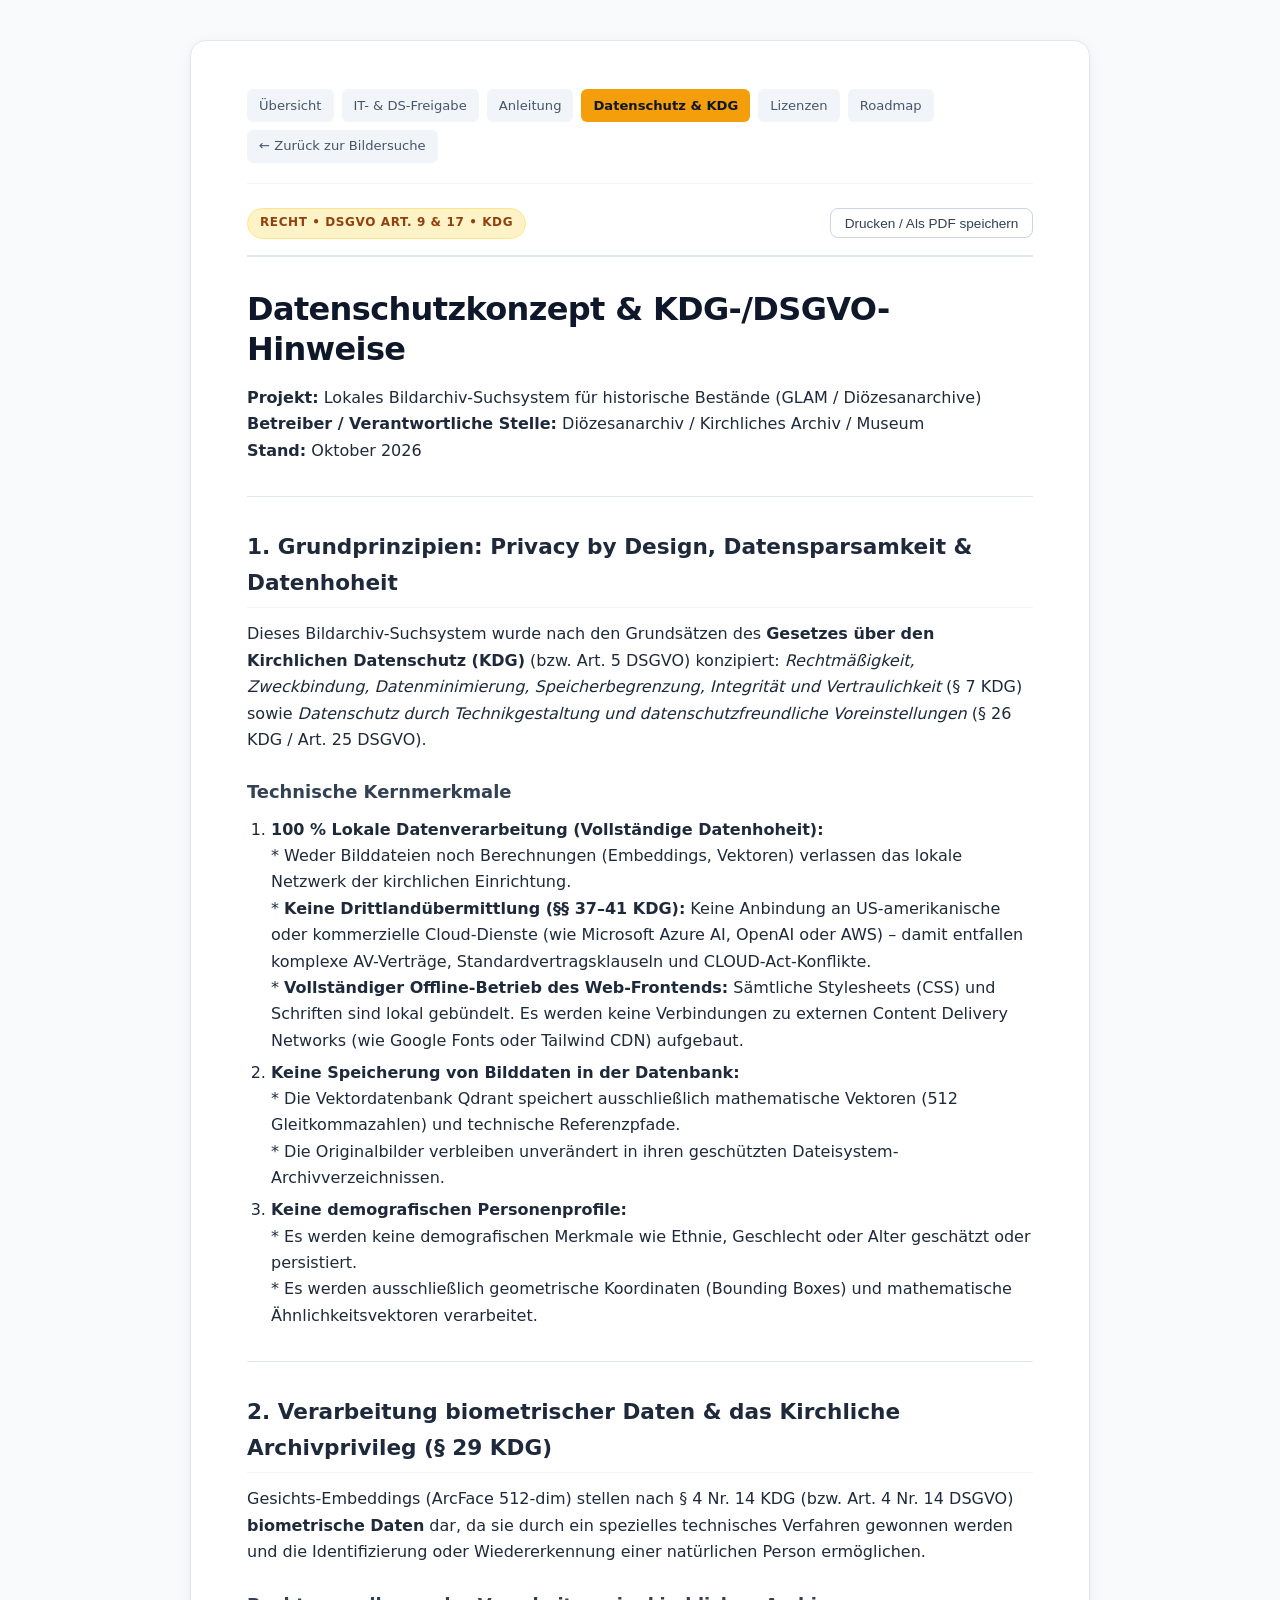
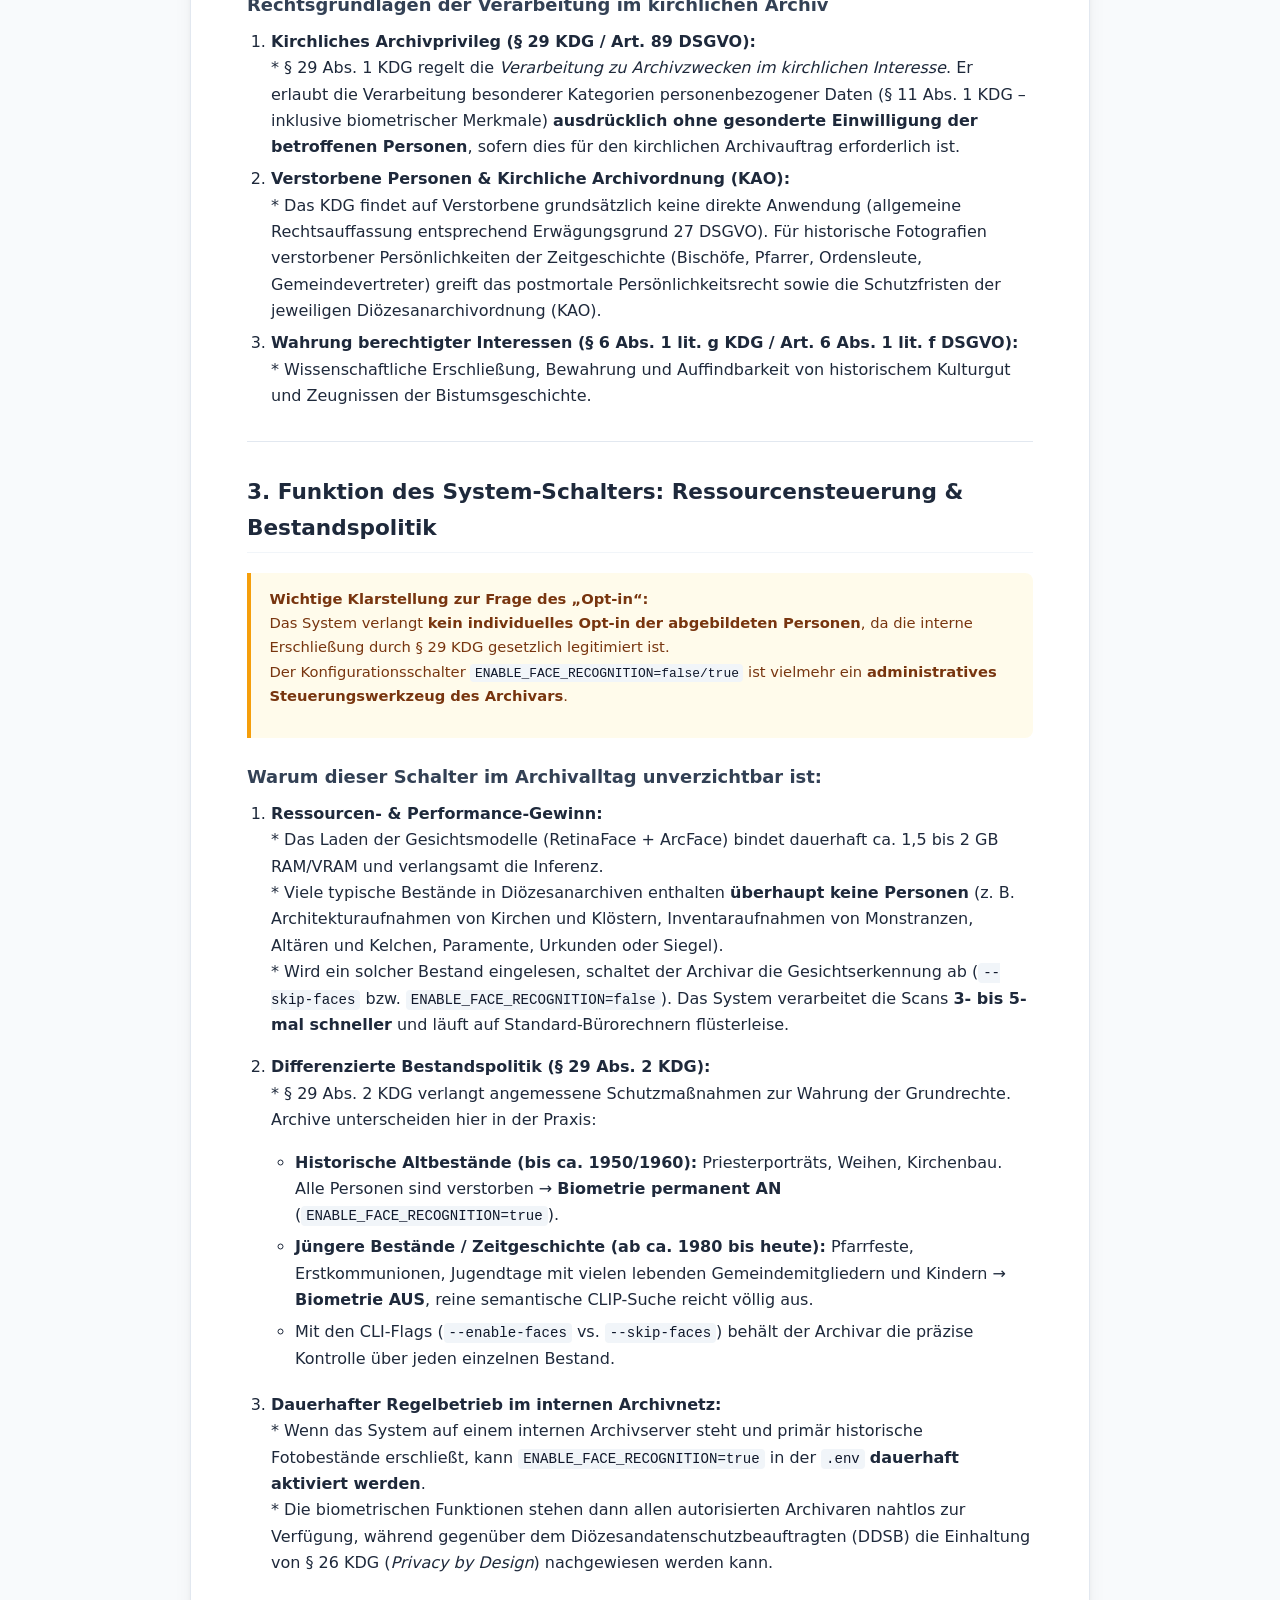
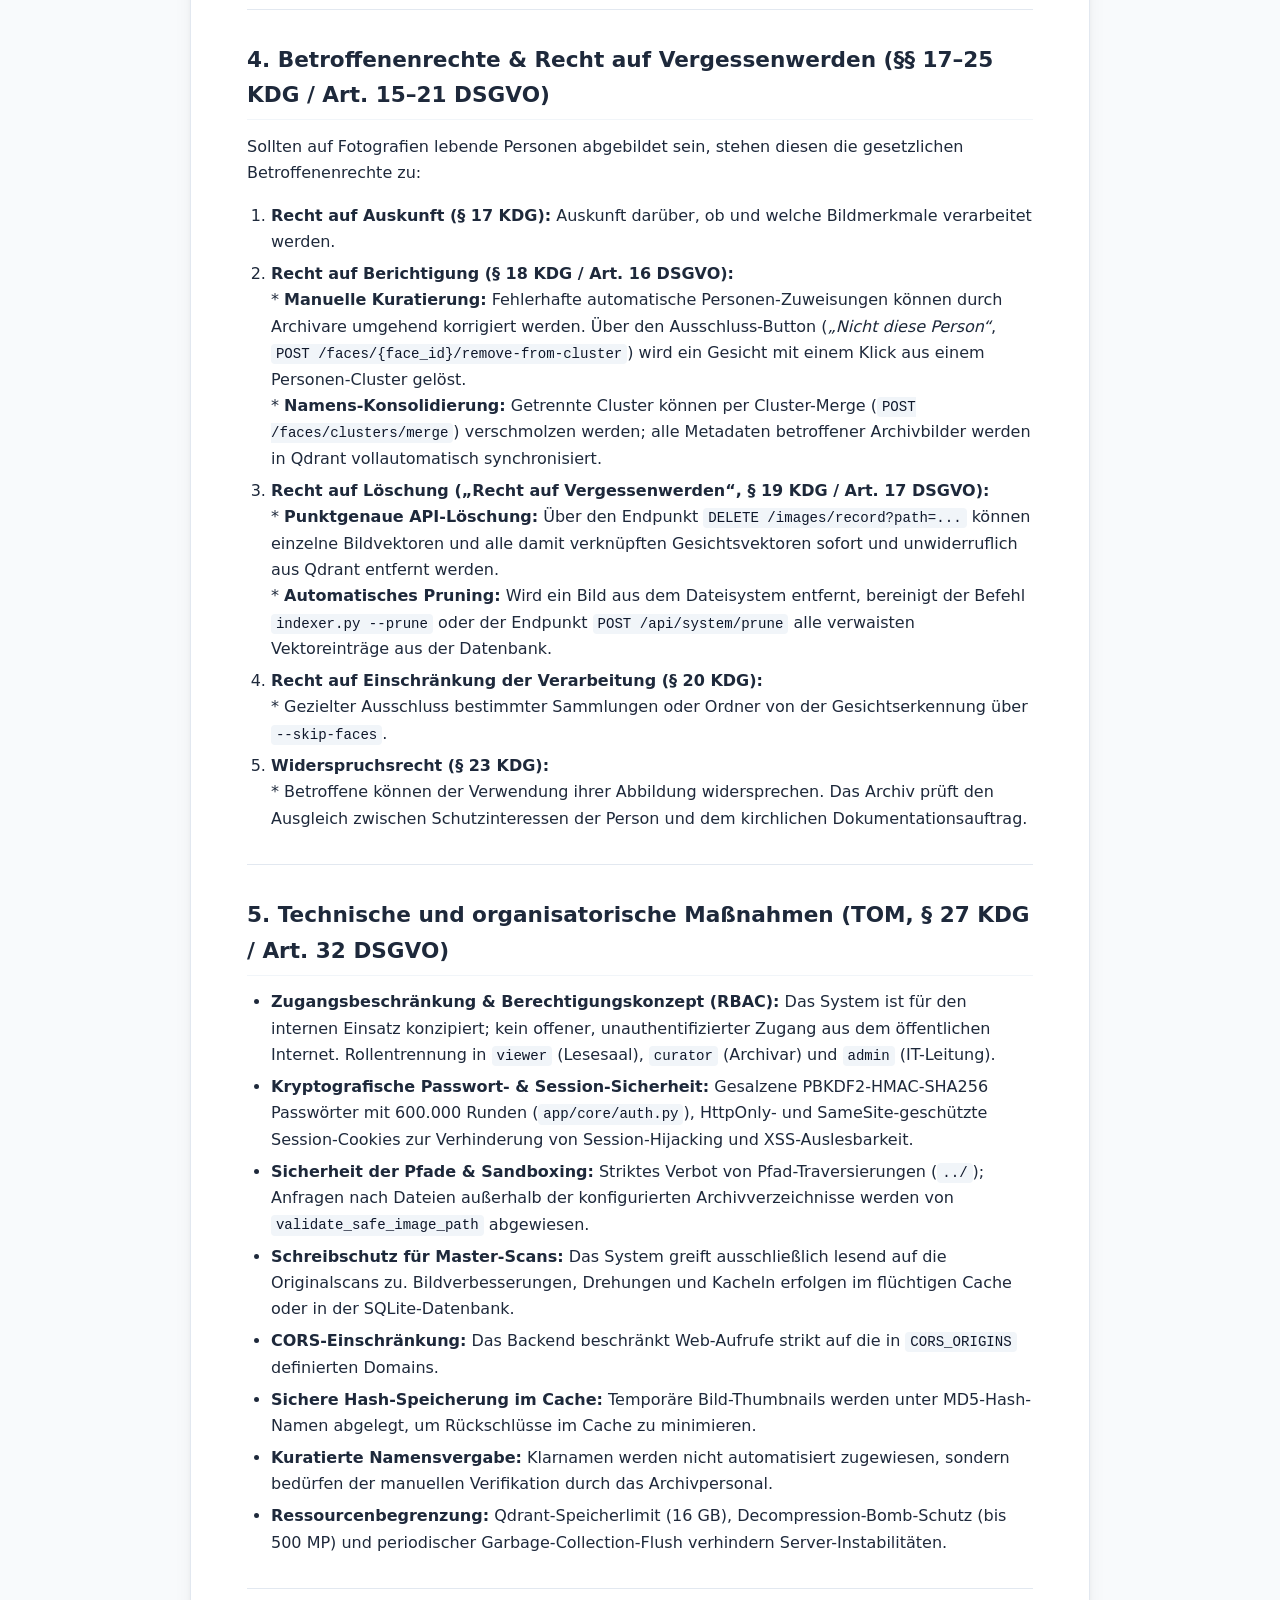
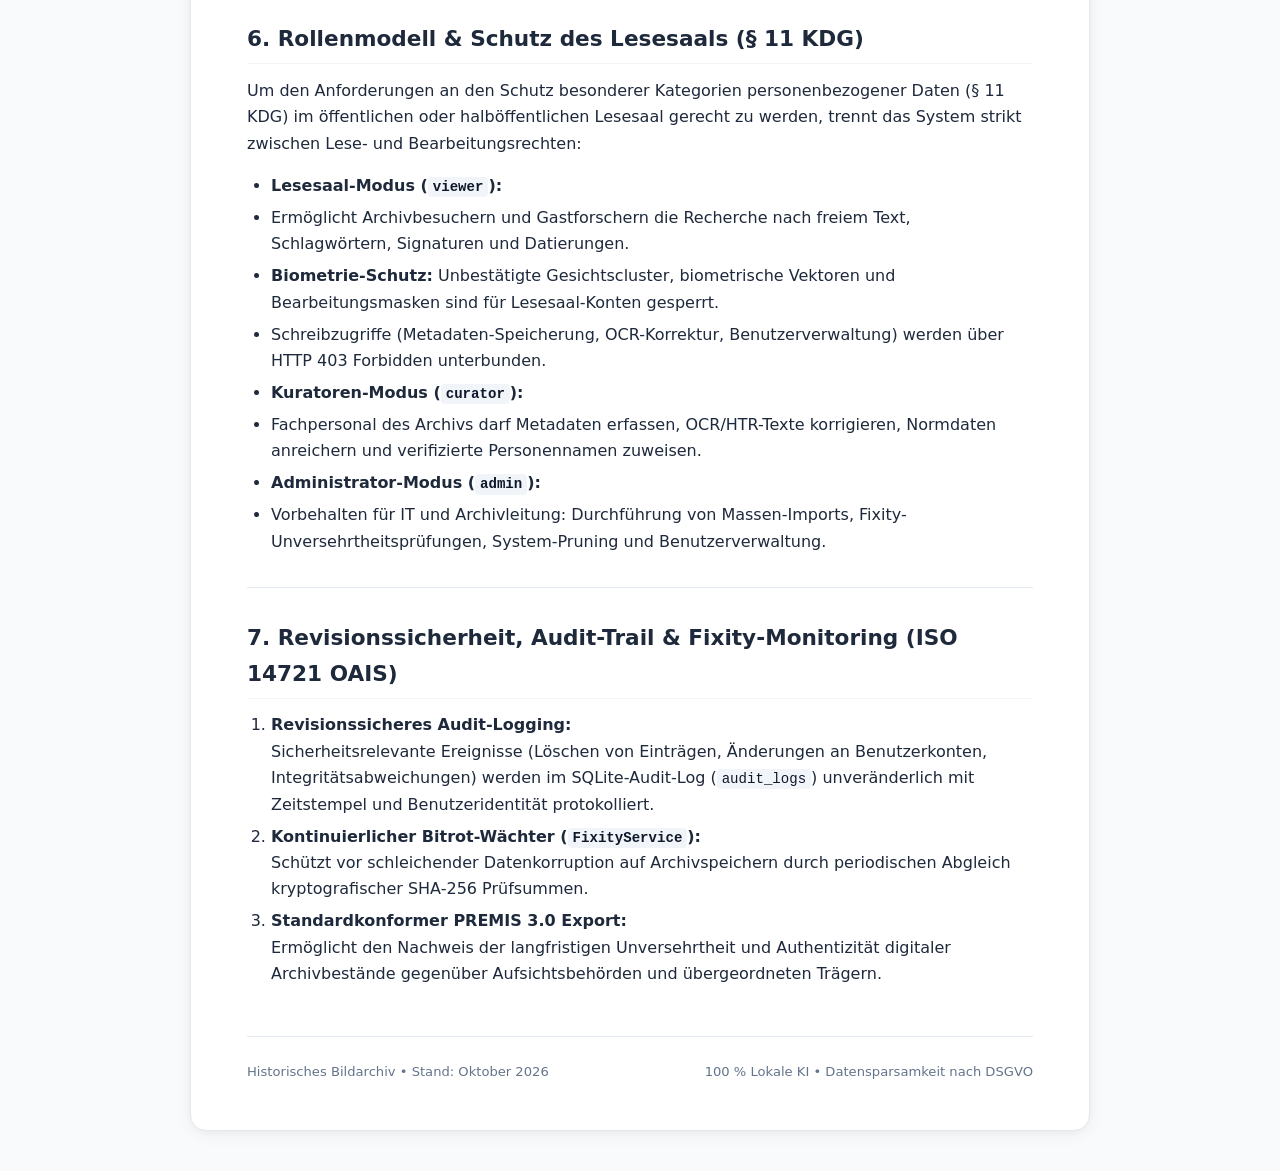
<file: datenschutz.html>
<!DOCTYPE html>
<html lang="de">
<head>
  <meta charset="UTF-8">
  <meta name="viewport" content="width=device-width, initial-scale=1.0">
  <title>Datenschutzkonzept & DSGVO-Hinweise — Bildarchiv</title>
  <style>
    :root {
      --font-sans: system-ui, -apple-system, BlinkMacSystemFont, "Segoe UI", Roboto, Helvetica, Arial, sans-serif;
      --font-mono: ui-monospace, SFMono-Regular, Menlo, Monaco, Consolas, "Liberation Mono", monospace;
    }
    * { box-sizing: border-box; margin: 0; padding: 0; }
    body {
      font-family: var(--font-sans);
      color: #1e293b;
      background: #f8fafc;
      line-height: 1.65;
      padding: 2.5rem 1rem;
    }
    .container {
      max-width: 900px;
      margin: 0 auto;
      background: #ffffff;
      padding: 3rem 3.5rem;
      border-radius: 16px;
      box-shadow: 0 4px 20px -2px rgba(0, 0, 0, 0.06), 0 2px 6px -1px rgba(0, 0, 0, 0.04);
      border: 1px solid #e2e8f0;
    }
    .doc-nav {
      display: flex;
      flex-wrap: wrap;
      gap: 0.5rem;
      padding-bottom: 1.25rem;
      margin-bottom: 1.5rem;
      border-bottom: 1px solid #f1f5f9;
      font-size: 0.82rem;
    }
    .doc-nav a {
      padding: 0.35rem 0.75rem;
      border-radius: 6px;
      background: #f1f5f9;
      color: #475569;
      text-decoration: none;
      font-weight: 500;
      transition: all 0.15s;
    }
    .doc-nav a:hover {
      background: #e2e8f0;
      color: #0f172a;
    }
    .doc-nav a.active {
      background: #f59e0b;
      color: #0f172a;
      font-weight: 600;
    }
    .doc-header {
      display: flex;
      justify-content: space-between;
      align-items: center;
      border-bottom: 2px solid #e2e8f0;
      padding-bottom: 1rem;
      margin-bottom: 2rem;
    }
    .badge {
      display: inline-block;
      font-size: 0.75rem;
      font-weight: 600;
      text-transform: uppercase;
      letter-spacing: 0.05em;
      padding: 0.3rem 0.75rem;
      border-radius: 9999px;
      background: #fef3c7;
      color: #92400e;
      border: 1px solid #fde68a;
    }
    .print-btn {
      font-size: 0.85rem;
      padding: 0.4rem 0.85rem;
      border: 1px solid #cbd5e1;
      border-radius: 8px;
      background: #ffffff;
      color: #334155;
      cursor: pointer;
      font-weight: 500;
      transition: all 0.15s;
    }
    .print-btn:hover {
      background: #f8fafc;
      border-color: #94a3b8;
    }
    h1 { font-size: 2rem; font-weight: 700; color: #0f172a; margin-bottom: 1rem; letter-spacing: -0.02em; line-height: 1.25; }
    h2 { font-size: 1.35rem; font-weight: 600; color: #1e293b; margin-top: 2rem; margin-bottom: 0.85rem; padding-bottom: 0.4rem; border-bottom: 1px solid #f1f5f9; }
    h3 { font-size: 1.12rem; font-weight: 600; color: #334155; margin-top: 1.5rem; margin-bottom: 0.6rem; }
    p { margin-bottom: 1rem; }
    ul, ol { margin-bottom: 1.25rem; padding-left: 1.5rem; }
    li { margin-bottom: 0.35rem; }
    code {
      font-family: var(--font-mono);
      font-size: 0.88em;
      background: #f1f5f9;
      color: #0f172a;
      padding: 0.15em 0.35em;
      border-radius: 4px;
    }
    pre {
      background: #0f172a;
      color: #f8fafc;
      padding: 1.2rem 1.4rem;
      border-radius: 10px;
      overflow-x: auto;
      margin-bottom: 1.25rem;
    }
    pre code {
      background: transparent;
      color: inherit;
      padding: 0;
      font-size: 0.85rem;
      line-height: 1.5;
    }
    table {
      width: 100%;
      border-collapse: collapse;
      margin-top: 1rem;
      margin-bottom: 1.5rem;
      font-size: 0.92rem;
    }
    th, td {
      padding: 0.65rem 0.9rem;
      border: 1px solid #e2e8f0;
      text-align: left;
    }
    th {
      background: #f8fafc;
      font-weight: 600;
      color: #334155;
    }
    tr:nth-child(even) { background: #fafafa; }
    blockquote {
      border-left: 4px solid #f59e0b;
      background: #fffbeb;
      padding: 0.85rem 1.15rem;
      margin: 1.25rem 0;
      border-radius: 0 8px 8px 0;
      font-size: 0.92rem;
      color: #78350f;
    }
    hr {
      border: 0;
      height: 1px;
      background: #e2e8f0;
      margin: 2rem 0;
    }
    a {
      color: #2563eb;
      text-decoration: none;
    }
    a:hover { text-decoration: underline; }
    footer {
      margin-top: 3rem;
      padding-top: 1.5rem;
      border-top: 1px solid #e2e8f0;
      font-size: 0.82rem;
      color: #64748b;
      display: flex;
      justify-content: space-between;
      align-items: center;
      flex-wrap: wrap;
      gap: 0.75rem;
    }
    @media print {
      body { background: #ffffff; padding: 0; }
      .container { border: none; box-shadow: none; padding: 0; max-width: 100%; }
      .doc-nav, .doc-header button, footer { display: none; }
      pre, code { background: #f8fafc !important; color: #000000 !important; border: 1px solid #cbd5e1; }
    }
    @media (max-width: 640px) {
      .container { padding: 1.5rem; }
      h1 { font-size: 1.5rem; }
    }
  </style>
</head>
<body>
  <div class="container">
    <nav class="doc-nav">
      <a href="README.html">Übersicht</a>
      <a href="freigabe_it_datenschutz.html">IT- & DS-Freigabe</a>
      <a href="anleitung.html">Anleitung</a>
      <a href="datenschutz.html" class="active">Datenschutz & KDG</a>
      <a href="lizenzen.html">Lizenzen</a>
      <a href="todo.html">Roadmap</a>
      <a href="/">← Zurück zur Bildersuche</a>
    </nav>
    <div class="doc-header">
      <span class="badge">Recht • DSGVO Art. 9 & 17 • KDG</span>
      <button class="print-btn" onclick="window.print()">Drucken / Als PDF speichern</button>
    </div>
    <article>
<h1 id="datenschutzkonzept-kdg-dsgvo-hinweise">Datenschutzkonzept &amp; KDG-/DSGVO-Hinweise</h1>
<p><strong>Projekt:</strong> Lokales Bildarchiv-Suchsystem für historische Bestände (GLAM / Diözesanarchive)<br />
<strong>Betreiber / Verantwortliche Stelle:</strong> Diözesanarchiv / Kirchliches Archiv / Museum<br />
<strong>Stand:</strong> Oktober 2026</p>
<hr />
<h2 id="1-grundprinzipien-privacy-by-design-datensparsamkeit-datenhoheit">1. Grundprinzipien: Privacy by Design, Datensparsamkeit &amp; Datenhoheit</h2>
<p>Dieses Bildarchiv-Suchsystem wurde nach den Grundsätzen des <strong>Gesetzes über den Kirchlichen Datenschutz (KDG)</strong> (bzw. Art. 5 DSGVO) konzipiert: <em>Rechtmäßigkeit, Zweckbindung, Datenminimierung, Speicherbegrenzung, Integrität und Vertraulichkeit</em> (§ 7 KDG) sowie <em>Datenschutz durch Technikgestaltung und datenschutzfreundliche Voreinstellungen</em> (§ 26 KDG / Art. 25 DSGVO).</p>
<h3 id="technische-kernmerkmale">Technische Kernmerkmale</h3>
<ol>
<li><strong>100 % Lokale Datenverarbeitung (Vollständige Datenhoheit):</strong><br />
   * Weder Bilddateien noch Berechnungen (Embeddings, Vektoren) verlassen das lokale Netzwerk der kirchlichen Einrichtung.<br />
   * <strong>Keine Drittlandübermittlung (§§ 37–41 KDG):</strong> Keine Anbindung an US-amerikanische oder kommerzielle Cloud-Dienste (wie Microsoft Azure AI, OpenAI oder AWS) – damit entfallen komplexe AV-Verträge, Standardvertragsklauseln und CLOUD-Act-Konflikte.<br />
   * <strong>Vollständiger Offline-Betrieb des Web-Frontends:</strong> Sämtliche Stylesheets (CSS) und Schriften sind lokal gebündelt. Es werden keine Verbindungen zu externen Content Delivery Networks (wie Google Fonts oder Tailwind CDN) aufgebaut.</li>
<li><strong>Keine Speicherung von Bilddaten in der Datenbank:</strong><br />
   * Die Vektordatenbank Qdrant speichert ausschließlich mathematische Vektoren (512 Gleitkommazahlen) und technische Referenzpfade.<br />
   * Die Originalbilder verbleiben unverändert in ihren geschützten Dateisystem-Archivverzeichnissen.</li>
<li><strong>Keine demografischen Personenprofile:</strong><br />
   * Es werden keine demografischen Merkmale wie Ethnie, Geschlecht oder Alter geschätzt oder persistiert.<br />
   * Es werden ausschließlich geometrische Koordinaten (Bounding Boxes) und mathematische Ähnlichkeitsvektoren verarbeitet.</li>
</ol>
<hr />
<h2 id="2-verarbeitung-biometrischer-daten-das-kirchliche-archivprivileg-29-kdg">2. Verarbeitung biometrischer Daten &amp; das Kirchliche Archivprivileg (§ 29 KDG)</h2>
<p>Gesichts-Embeddings (ArcFace 512-dim) stellen nach § 4 Nr. 14 KDG (bzw. Art. 4 Nr. 14 DSGVO) <strong>biometrische Daten</strong> dar, da sie durch ein spezielles technisches Verfahren gewonnen werden und die Identifizierung oder Wiedererkennung einer natürlichen Person ermöglichen.</p>
<h3 id="rechtsgrundlagen-der-verarbeitung-im-kirchlichen-archiv">Rechtsgrundlagen der Verarbeitung im kirchlichen Archiv</h3>
<ol>
<li><strong>Kirchliches Archivprivileg (§ 29 KDG / Art. 89 DSGVO):</strong><br />
   * § 29 Abs. 1 KDG regelt die <em>Verarbeitung zu Archivzwecken im kirchlichen Interesse</em>. Er erlaubt die Verarbeitung besonderer Kategorien personenbezogener Daten (§ 11 Abs. 1 KDG – inklusive biometrischer Merkmale) <strong>ausdrücklich ohne gesonderte Einwilligung der betroffenen Personen</strong>, sofern dies für den kirchlichen Archivauftrag erforderlich ist.</li>
<li><strong>Verstorbene Personen &amp; Kirchliche Archivordnung (KAO):</strong><br />
   * Das KDG findet auf Verstorbene grundsätzlich keine direkte Anwendung (allgemeine Rechtsauffassung entsprechend Erwägungsgrund 27 DSGVO). Für historische Fotografien verstorbener Persönlichkeiten der Zeitgeschichte (Bischöfe, Pfarrer, Ordensleute, Gemeindevertreter) greift das postmortale Persönlichkeitsrecht sowie die Schutzfristen der jeweiligen Diözesanarchivordnung (KAO).</li>
<li><strong>Wahrung berechtigter Interessen (§ 6 Abs. 1 lit. g KDG / Art. 6 Abs. 1 lit. f DSGVO):</strong><br />
   * Wissenschaftliche Erschließung, Bewahrung und Auffindbarkeit von historischem Kulturgut und Zeugnissen der Bistumsgeschichte.</li>
</ol>
<hr />
<h2 id="3-funktion-des-system-schalters-ressourcensteuerung-bestandspolitik">3. Funktion des System-Schalters: Ressourcensteuerung &amp; Bestandspolitik</h2>
<blockquote>
<p><strong>Wichtige Klarstellung zur Frage des „Opt-in“:</strong><br />
Das System verlangt <strong>kein individuelles Opt-in der abgebildeten Personen</strong>, da die interne Erschließung durch § 29 KDG gesetzlich legitimiert ist.<br />
Der Konfigurationsschalter <code>ENABLE_FACE_RECOGNITION=false/true</code> ist vielmehr ein <strong>administratives Steuerungswerkzeug des Archivars</strong>.</p>
</blockquote>
<h3 id="warum-dieser-schalter-im-archivalltag-unverzichtbar-ist">Warum dieser Schalter im Archivalltag unverzichtbar ist:</h3>
<ol>
<li>
<p><strong>Ressourcen- &amp; Performance-Gewinn:</strong><br />
   * Das Laden der Gesichtsmodelle (RetinaFace + ArcFace) bindet dauerhaft ca. 1,5 bis 2 GB RAM/VRAM und verlangsamt die Inferenz.<br />
   * Viele typische Bestände in Diözesanarchiven enthalten <strong>überhaupt keine Personen</strong> (z. B. Architekturaufnahmen von Kirchen und Klöstern, Inventaraufnahmen von Monstranzen, Altären und Kelchen, Paramente, Urkunden oder Siegel).<br />
   * Wird ein solcher Bestand eingelesen, schaltet der Archivar die Gesichtserkennung ab (<code>--skip-faces</code> bzw. <code>ENABLE_FACE_RECOGNITION=false</code>). Das System verarbeitet die Scans <strong>3- bis 5-mal schneller</strong> und läuft auf Standard-Bürorechnern flüsterleise.</p>
</li>
<li>
<p><strong>Differenzierte Bestandspolitik (§ 29 Abs. 2 KDG):</strong><br />
   * § 29 Abs. 2 KDG verlangt angemessene Schutzmaßnahmen zur Wahrung der Grundrechte. Archive unterscheiden hier in der Praxis:</p>
<ul>
<li><strong>Historische Altbestände (bis ca. 1950/1960):</strong> Priesterporträts, Weihen, Kirchenbau. Alle Personen sind verstorben → <strong>Biometrie permanent AN</strong> (<code>ENABLE_FACE_RECOGNITION=true</code>).</li>
<li><strong>Jüngere Bestände / Zeitgeschichte (ab ca. 1980 bis heute):</strong> Pfarrfeste, Erstkommunionen, Jugendtage mit vielen lebenden Gemeindemitgliedern und Kindern → <strong>Biometrie AUS</strong>, reine semantische CLIP-Suche reicht völlig aus.</li>
<li>Mit den CLI-Flags (<code>--enable-faces</code> vs. <code>--skip-faces</code>) behält der Archivar die präzise Kontrolle über jeden einzelnen Bestand.</li>
</ul>
</li>
<li>
<p><strong>Dauerhafter Regelbetrieb im internen Archivnetz:</strong><br />
   * Wenn das System auf einem internen Archivserver steht und primär historische Fotobestände erschließt, kann <code>ENABLE_FACE_RECOGNITION=true</code> in der <code>.env</code> <strong>dauerhaft aktiviert werden</strong>.<br />
   * Die biometrischen Funktionen stehen dann allen autorisierten Archivaren nahtlos zur Verfügung, während gegenüber dem Diözesandatenschutzbeauftragten (DDSB) die Einhaltung von § 26 KDG (<em>Privacy by Design</em>) nachgewiesen werden kann.</p>
</li>
</ol>
<hr />
<h2 id="4-betroffenenrechte-recht-auf-vergessenwerden-1725-kdg-art-1521-dsgvo">4. Betroffenenrechte &amp; Recht auf Vergessenwerden (§§ 17–25 KDG / Art. 15–21 DSGVO)</h2>
<p>Sollten auf Fotografien lebende Personen abgebildet sein, stehen diesen die gesetzlichen Betroffenenrechte zu:</p>
<ol>
<li><strong>Recht auf Auskunft (§ 17 KDG):</strong> Auskunft darüber, ob und welche Bildmerkmale verarbeitet werden.</li>
<li><strong>Recht auf Berichtigung (§ 18 KDG / Art. 16 DSGVO):</strong><br />
   * <strong>Manuelle Kuratierung:</strong> Fehlerhafte automatische Personen-Zuweisungen können durch Archivare umgehend korrigiert werden. Über den Ausschluss-Button (<em>„Nicht diese Person“</em>, <code>POST /faces/{face_id}/remove-from-cluster</code>) wird ein Gesicht mit einem Klick aus einem Personen-Cluster gelöst.<br />
   * <strong>Namens-Konsolidierung:</strong> Getrennte Cluster können per Cluster-Merge (<code>POST /faces/clusters/merge</code>) verschmolzen werden; alle Metadaten betroffener Archivbilder werden in Qdrant vollautomatisch synchronisiert.</li>
<li><strong>Recht auf Löschung („Recht auf Vergessenwerden“, § 19 KDG / Art. 17 DSGVO):</strong><br />
   * <strong>Punktgenaue API-Löschung:</strong> Über den Endpunkt <code>DELETE /images/record?path=...</code> können einzelne Bildvektoren und alle damit verknüpften Gesichtsvektoren sofort und unwiderruflich aus Qdrant entfernt werden.<br />
   * <strong>Automatisches Pruning:</strong> Wird ein Bild aus dem Dateisystem entfernt, bereinigt der Befehl <code>indexer.py --prune</code> oder der Endpunkt <code>POST /api/system/prune</code> alle verwaisten Vektoreinträge aus der Datenbank.</li>
<li><strong>Recht auf Einschränkung der Verarbeitung (§ 20 KDG):</strong><br />
   * Gezielter Ausschluss bestimmter Sammlungen oder Ordner von der Gesichtserkennung über <code>--skip-faces</code>.</li>
<li><strong>Widerspruchsrecht (§ 23 KDG):</strong><br />
   * Betroffene können der Verwendung ihrer Abbildung widersprechen. Das Archiv prüft den Ausgleich zwischen Schutzinteressen der Person und dem kirchlichen Dokumentationsauftrag.</li>
</ol>
<hr />
<h2 id="5-technische-und-organisatorische-manahmen-tom-27-kdg-art-32-dsgvo">5. Technische und organisatorische Maßnahmen (TOM, § 27 KDG / Art. 32 DSGVO)</h2>
<ul>
<li><strong>Zugangsbeschränkung &amp; Berechtigungskonzept (RBAC):</strong> Das System ist für den internen Einsatz konzipiert; kein offener, unauthentifizierter Zugang aus dem öffentlichen Internet. Rollentrennung in <code>viewer</code> (Lesesaal), <code>curator</code> (Archivar) und <code>admin</code> (IT-Leitung).</li>
<li><strong>Kryptografische Passwort- &amp; Session-Sicherheit:</strong> Gesalzene PBKDF2-HMAC-SHA256 Passwörter mit 600.000 Runden (<code>app/core/auth.py</code>), HttpOnly- und SameSite-geschützte Session-Cookies zur Verhinderung von Session-Hijacking und XSS-Auslesbarkeit.</li>
<li><strong>Sicherheit der Pfade &amp; Sandboxing:</strong> Striktes Verbot von Pfad-Traversierungen (<code>../</code>); Anfragen nach Dateien außerhalb der konfigurierten Archivverzeichnisse werden von <code>validate_safe_image_path</code> abgewiesen.</li>
<li><strong>Schreibschutz für Master-Scans:</strong> Das System greift ausschließlich lesend auf die Originalscans zu. Bildverbesserungen, Drehungen und Kacheln erfolgen im flüchtigen Cache oder in der SQLite-Datenbank.</li>
<li><strong>CORS-Einschränkung:</strong> Das Backend beschränkt Web-Aufrufe strikt auf die in <code>CORS_ORIGINS</code> definierten Domains.</li>
<li><strong>Sichere Hash-Speicherung im Cache:</strong> Temporäre Bild-Thumbnails werden unter MD5-Hash-Namen abgelegt, um Rückschlüsse im Cache zu minimieren.</li>
<li><strong>Kuratierte Namensvergabe:</strong> Klarnamen werden nicht automatisiert zugewiesen, sondern bedürfen der manuellen Verifikation durch das Archivpersonal.</li>
<li><strong>Ressourcenbegrenzung:</strong> Qdrant-Speicherlimit (16 GB), Decompression-Bomb-Schutz (bis 500 MP) und periodischer Garbage-Collection-Flush verhindern Server-Instabilitäten.</li>
</ul>
<hr />
<h2 id="6-rollenmodell-schutz-des-lesesaals-11-kdg">6. Rollenmodell &amp; Schutz des Lesesaals (§ 11 KDG)</h2>
<p>Um den Anforderungen an den Schutz besonderer Kategorien personenbezogener Daten (§ 11 KDG) im öffentlichen oder halböffentlichen Lesesaal gerecht zu werden, trennt das System strikt zwischen Lese- und Bearbeitungsrechten:</p>
<ul>
<li><strong>Lesesaal-Modus (<code>viewer</code>):</strong></li>
<li>Ermöglicht Archivbesuchern und Gastforschern die Recherche nach freiem Text, Schlagwörtern, Signaturen und Datierungen.</li>
<li><strong>Biometrie-Schutz:</strong> Unbestätigte Gesichtscluster, biometrische Vektoren und Bearbeitungsmasken sind für Lesesaal-Konten gesperrt.</li>
<li>Schreibzugriffe (Metadaten-Speicherung, OCR-Korrektur, Benutzerverwaltung) werden über HTTP 403 Forbidden unterbunden.</li>
<li><strong>Kuratoren-Modus (<code>curator</code>):</strong></li>
<li>Fachpersonal des Archivs darf Metadaten erfassen, OCR/HTR-Texte korrigieren, Normdaten anreichern und verifizierte Personennamen zuweisen.</li>
<li><strong>Administrator-Modus (<code>admin</code>):</strong></li>
<li>Vorbehalten für IT und Archivleitung: Durchführung von Massen-Imports, Fixity-Unversehrtheitsprüfungen, System-Pruning und Benutzerverwaltung.</li>
</ul>
<hr />
<h2 id="7-revisionssicherheit-audit-trail-fixity-monitoring-iso-14721-oais">7. Revisionssicherheit, Audit-Trail &amp; Fixity-Monitoring (ISO 14721 OAIS)</h2>
<ol>
<li><strong>Revisionssicheres Audit-Logging:</strong><br />
   Sicherheitsrelevante Ereignisse (Löschen von Einträgen, Änderungen an Benutzerkonten, Integritätsabweichungen) werden im SQLite-Audit-Log (<code>audit_logs</code>) unveränderlich mit Zeitstempel und Benutzeridentität protokolliert.</li>
<li><strong>Kontinuierlicher Bitrot-Wächter (<code>FixityService</code>):</strong><br />
   Schützt vor schleichender Datenkorruption auf Archivspeichern durch periodischen Abgleich kryptografischer SHA-256 Prüfsummen.</li>
<li><strong>Standardkonformer PREMIS 3.0 Export:</strong><br />
   Ermöglicht den Nachweis der langfristigen Unversehrtheit und Authentizität digitaler Archivbestände gegenüber Aufsichtsbehörden und übergeordneten Trägern.</li>
</ol>
    </article>
    <footer>
      <span>Historisches Bildarchiv &bull; Stand: Oktober 2026</span>
      <span>100 % Lokale KI &bull; Datensparsamkeit nach DSGVO</span>
    </footer>
  </div>
</body>
</html>
</file>
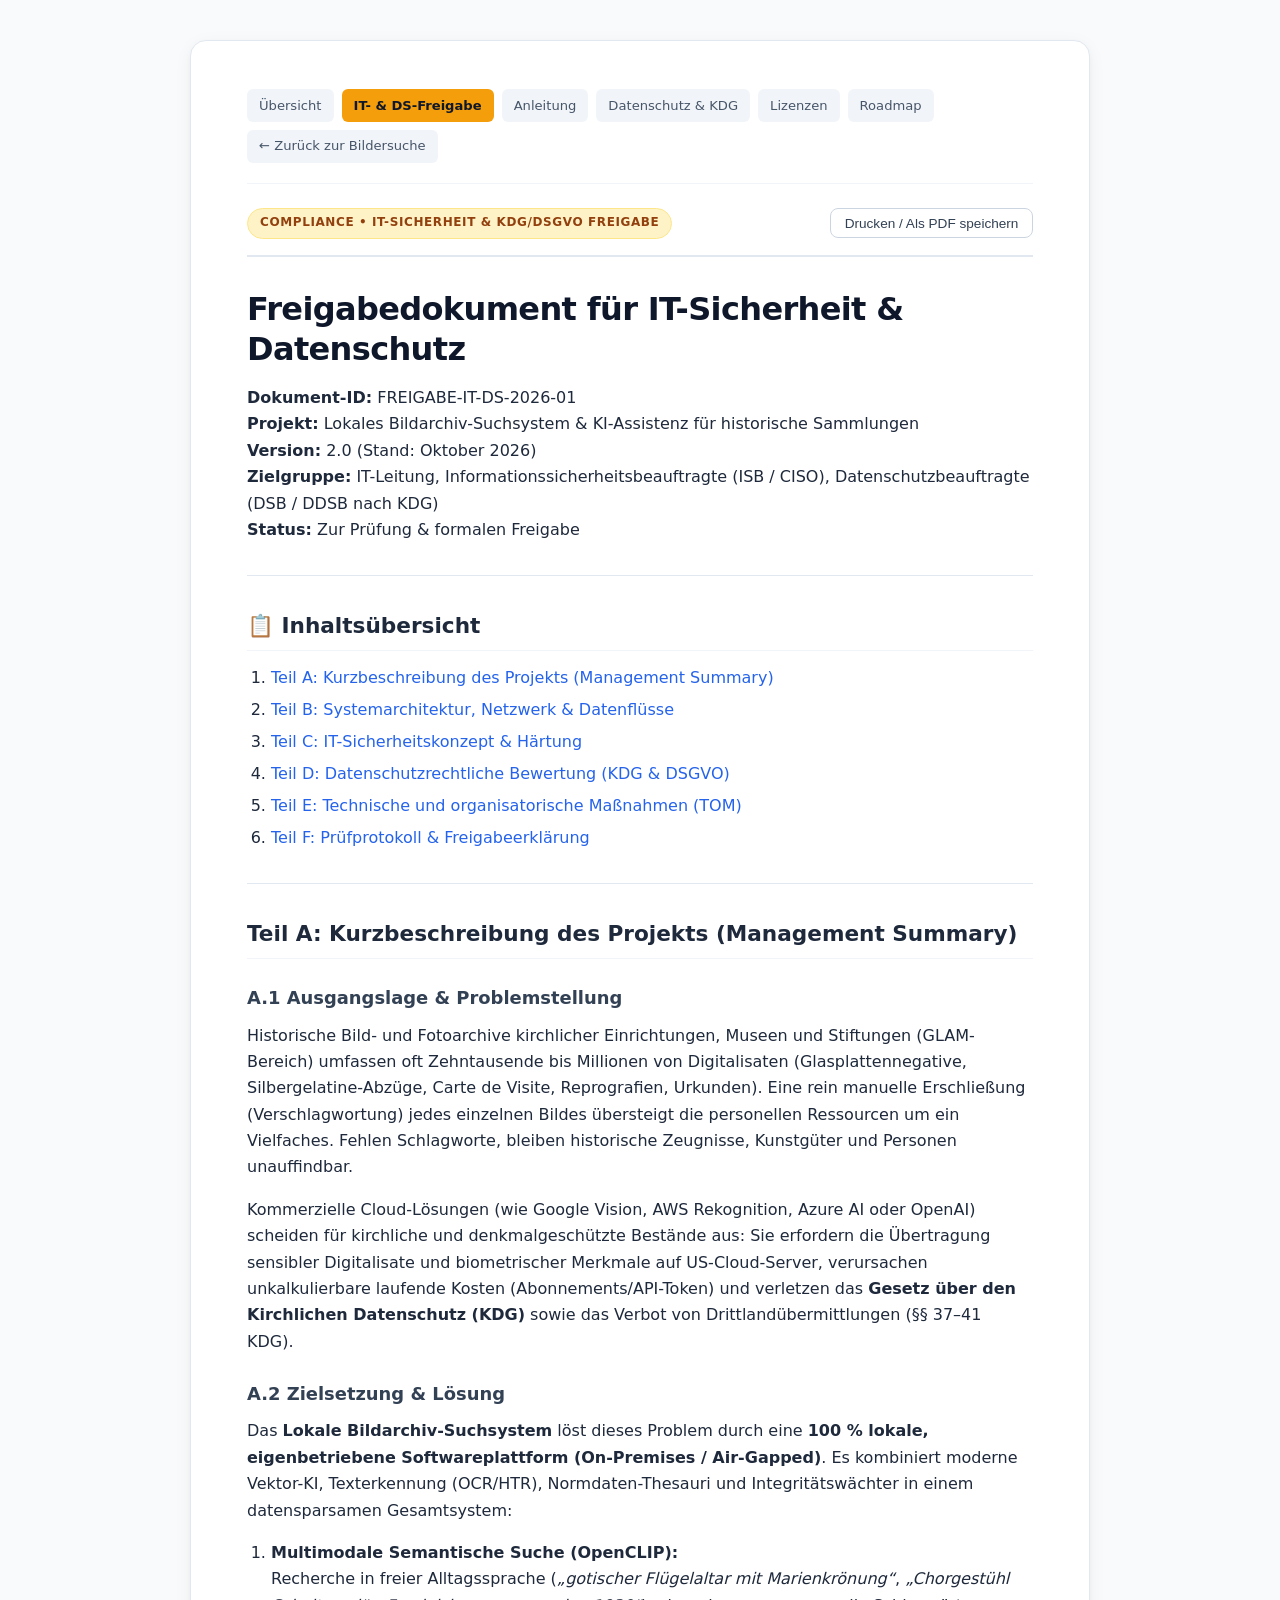
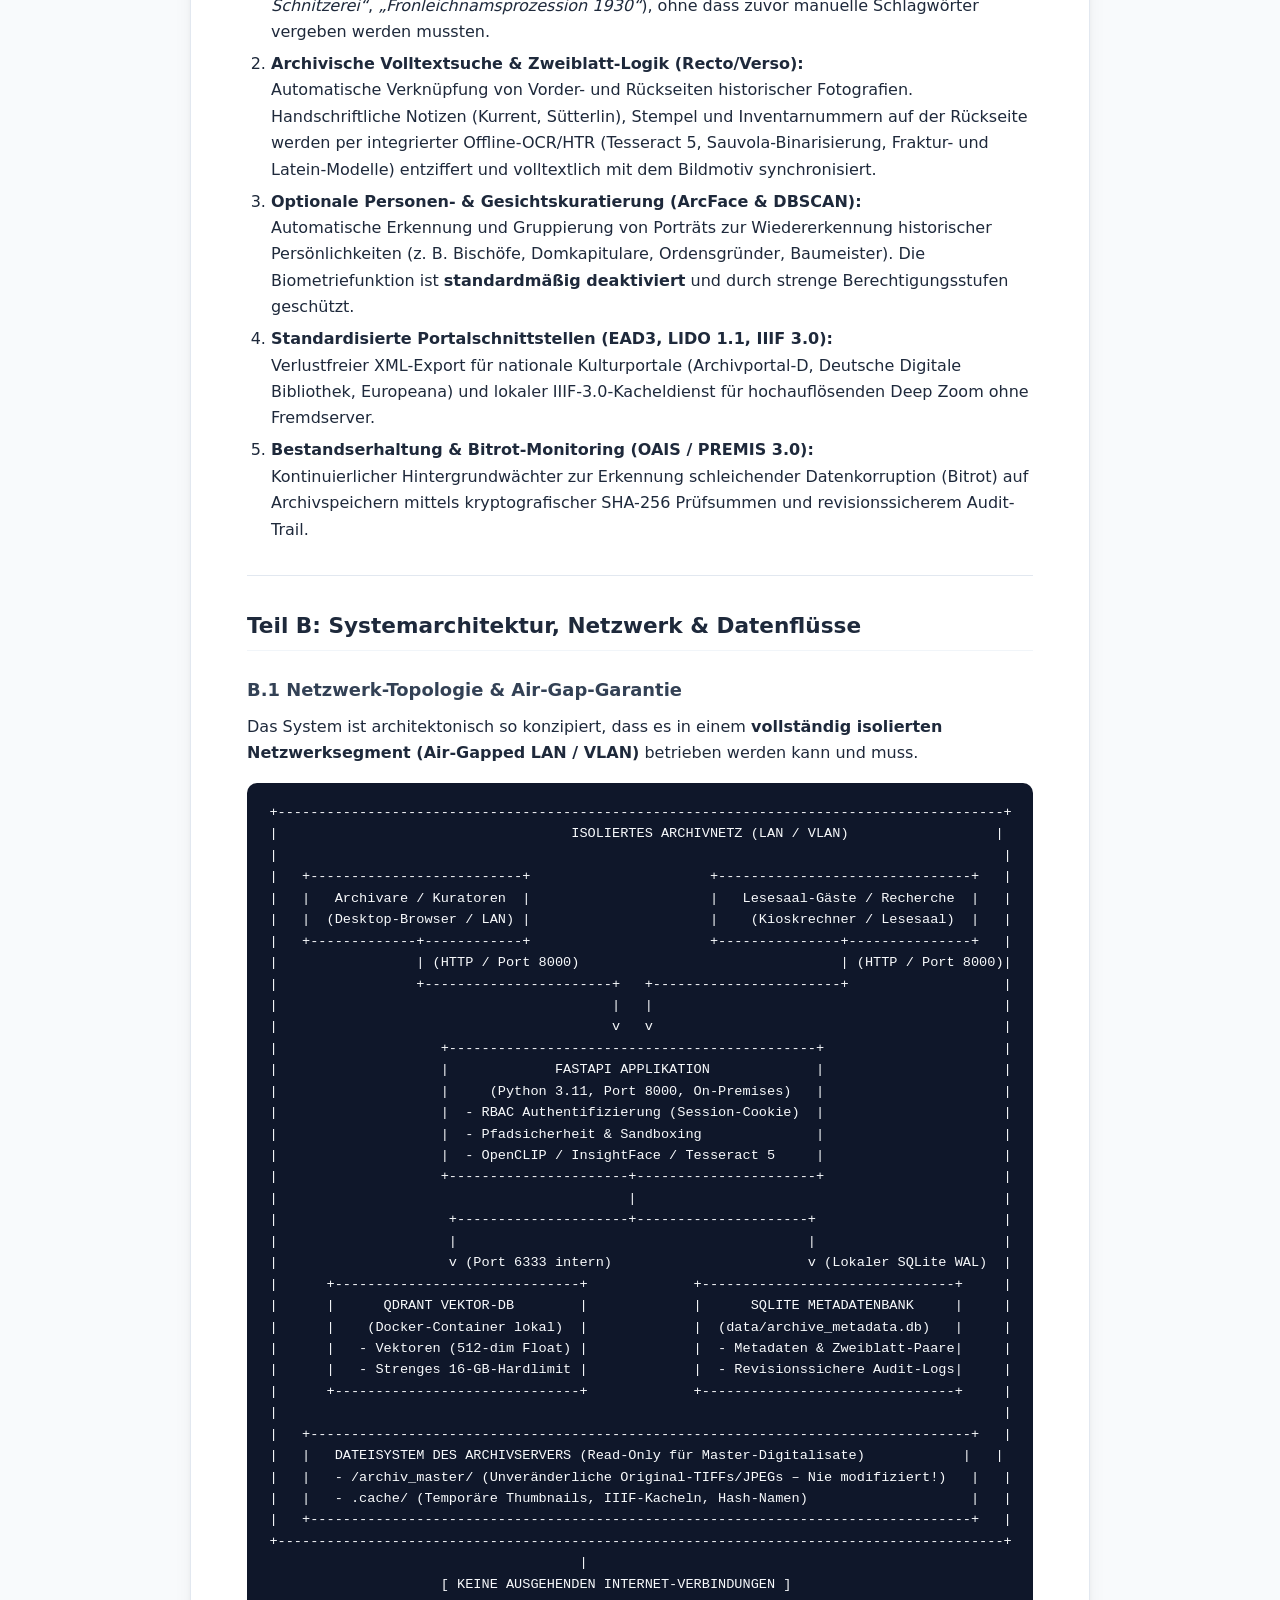
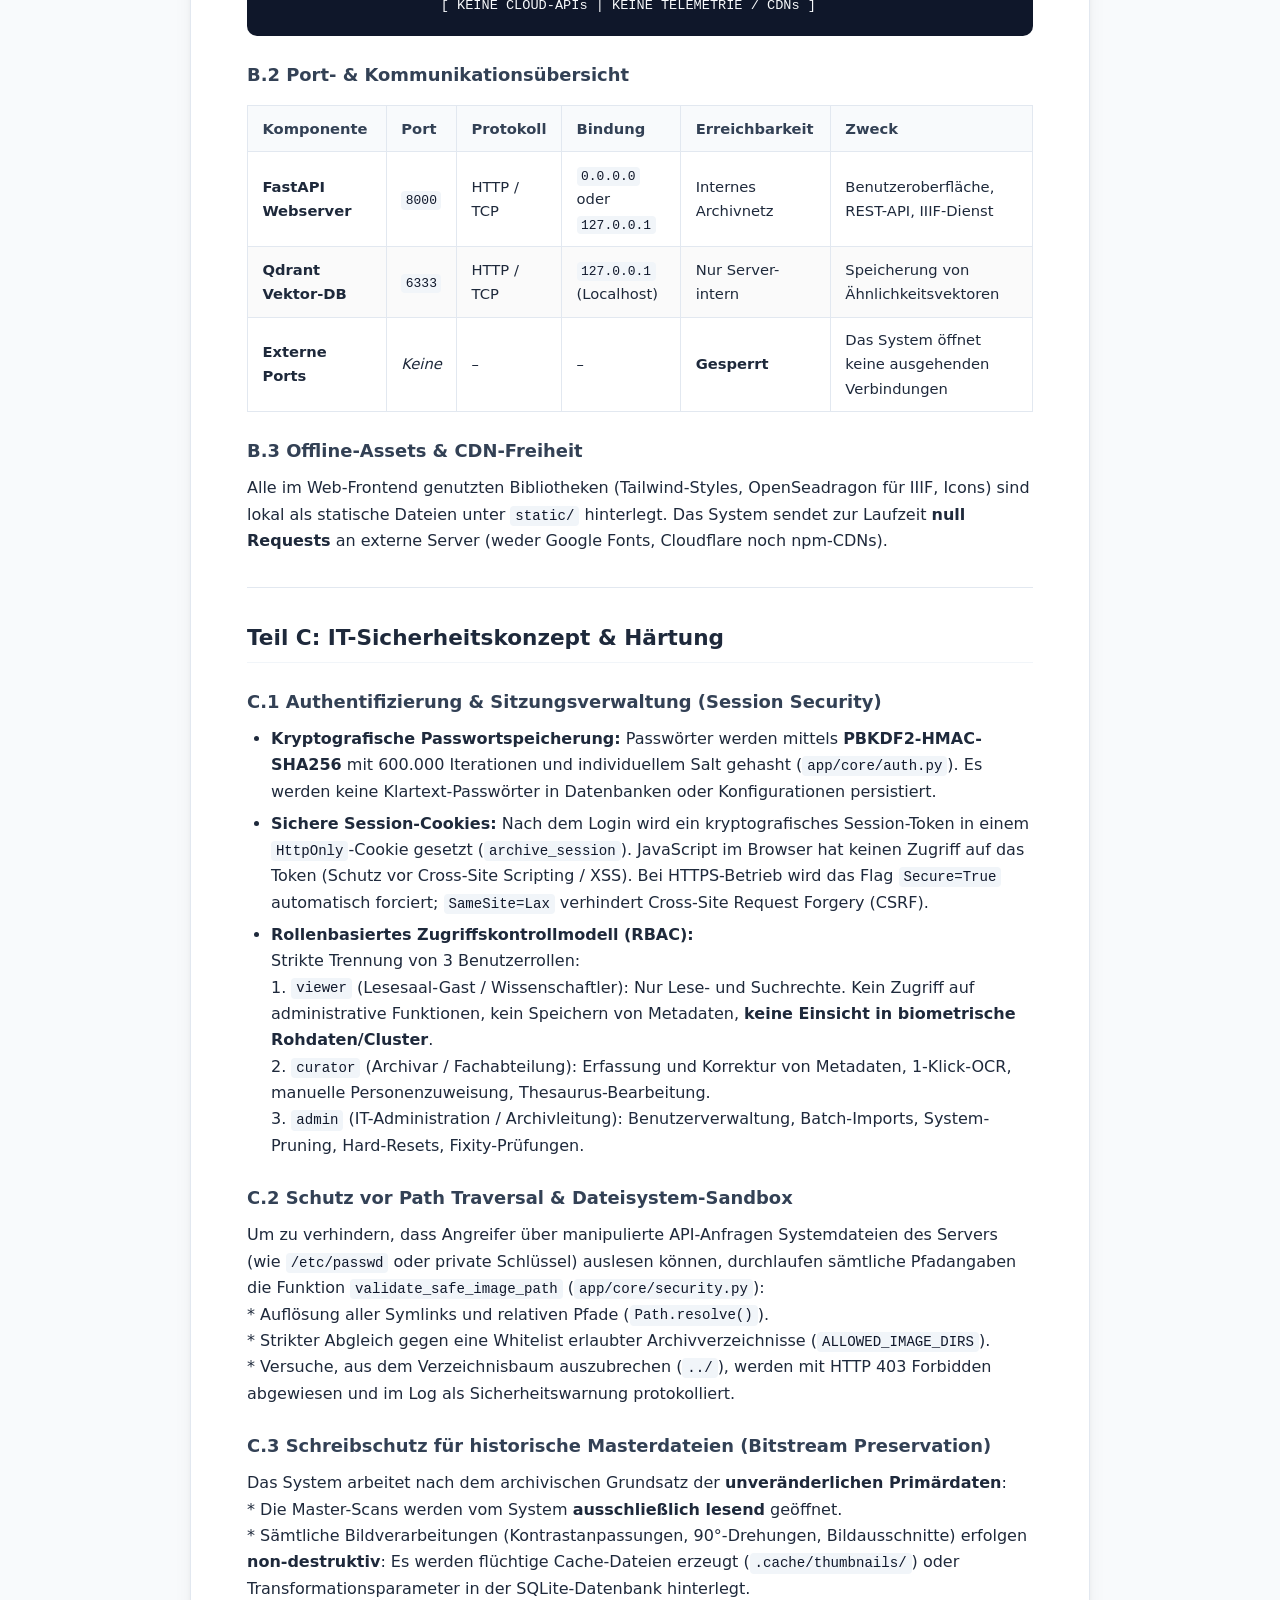
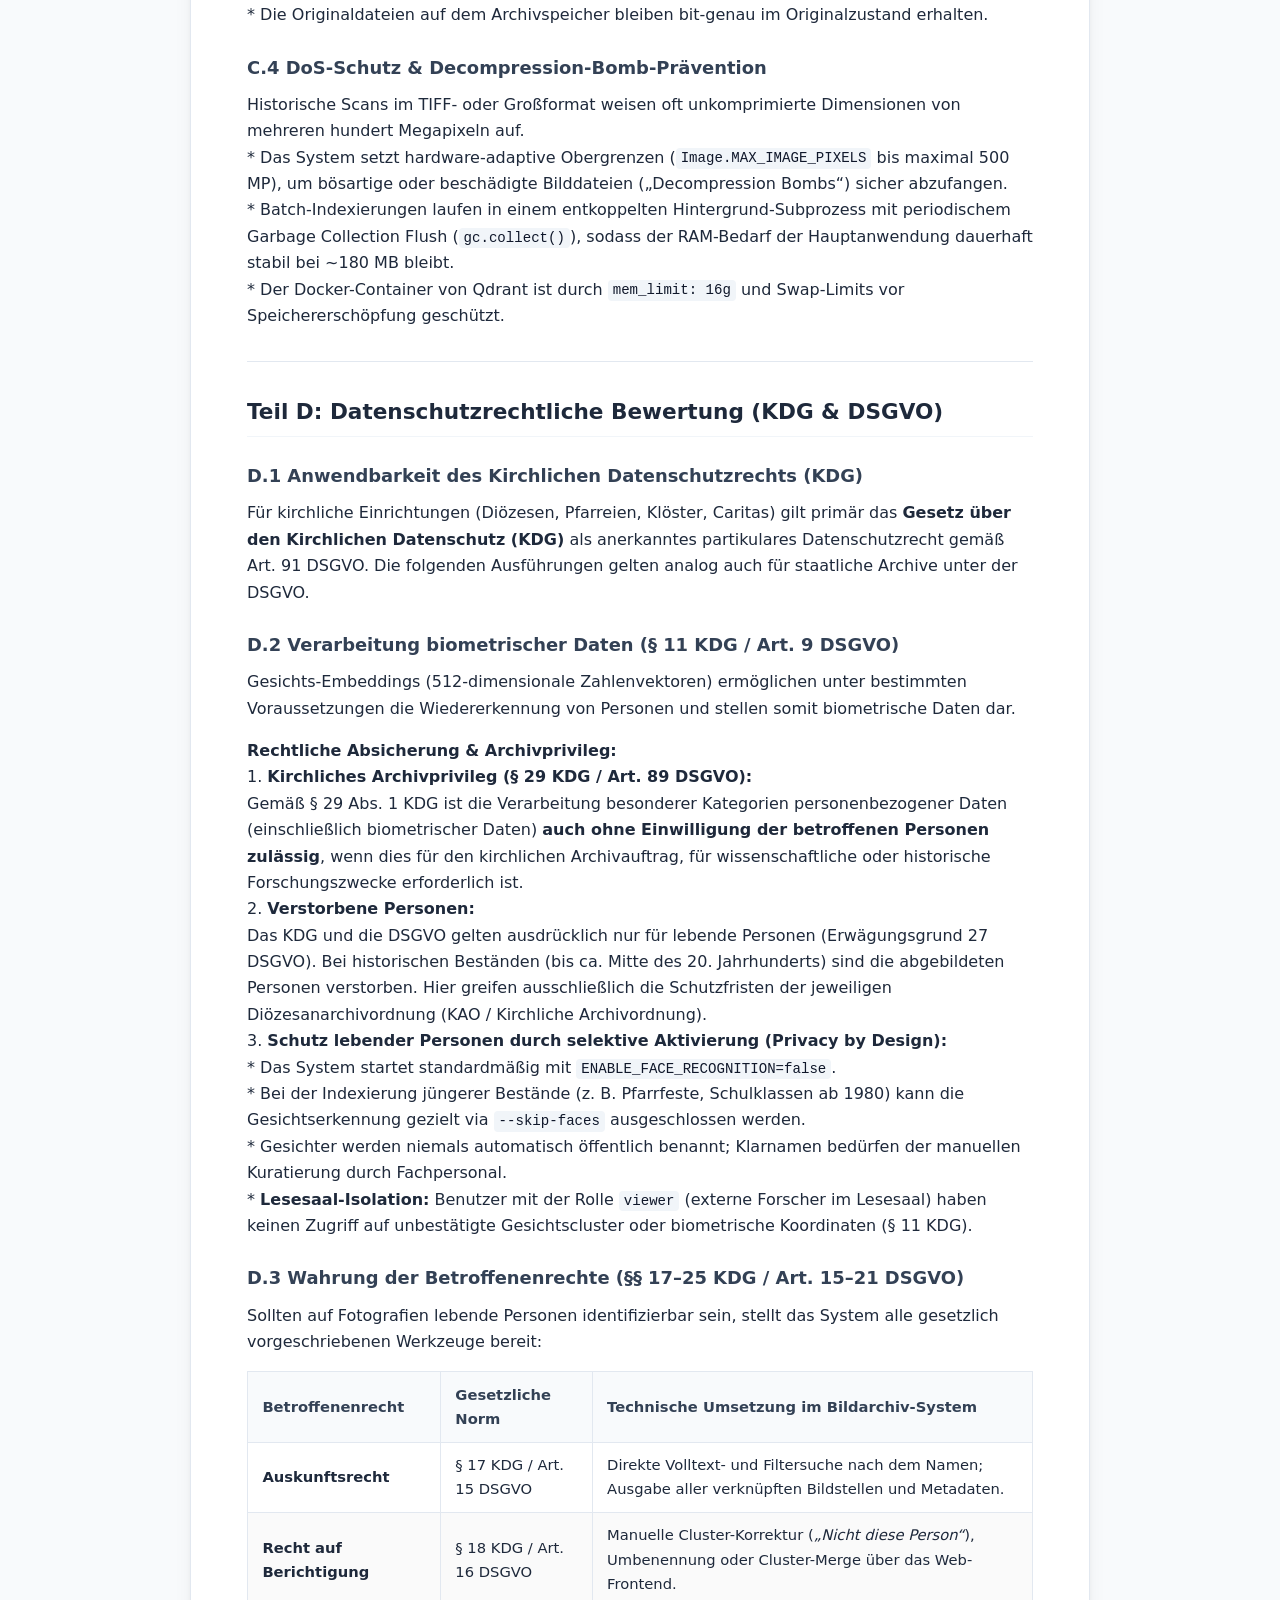
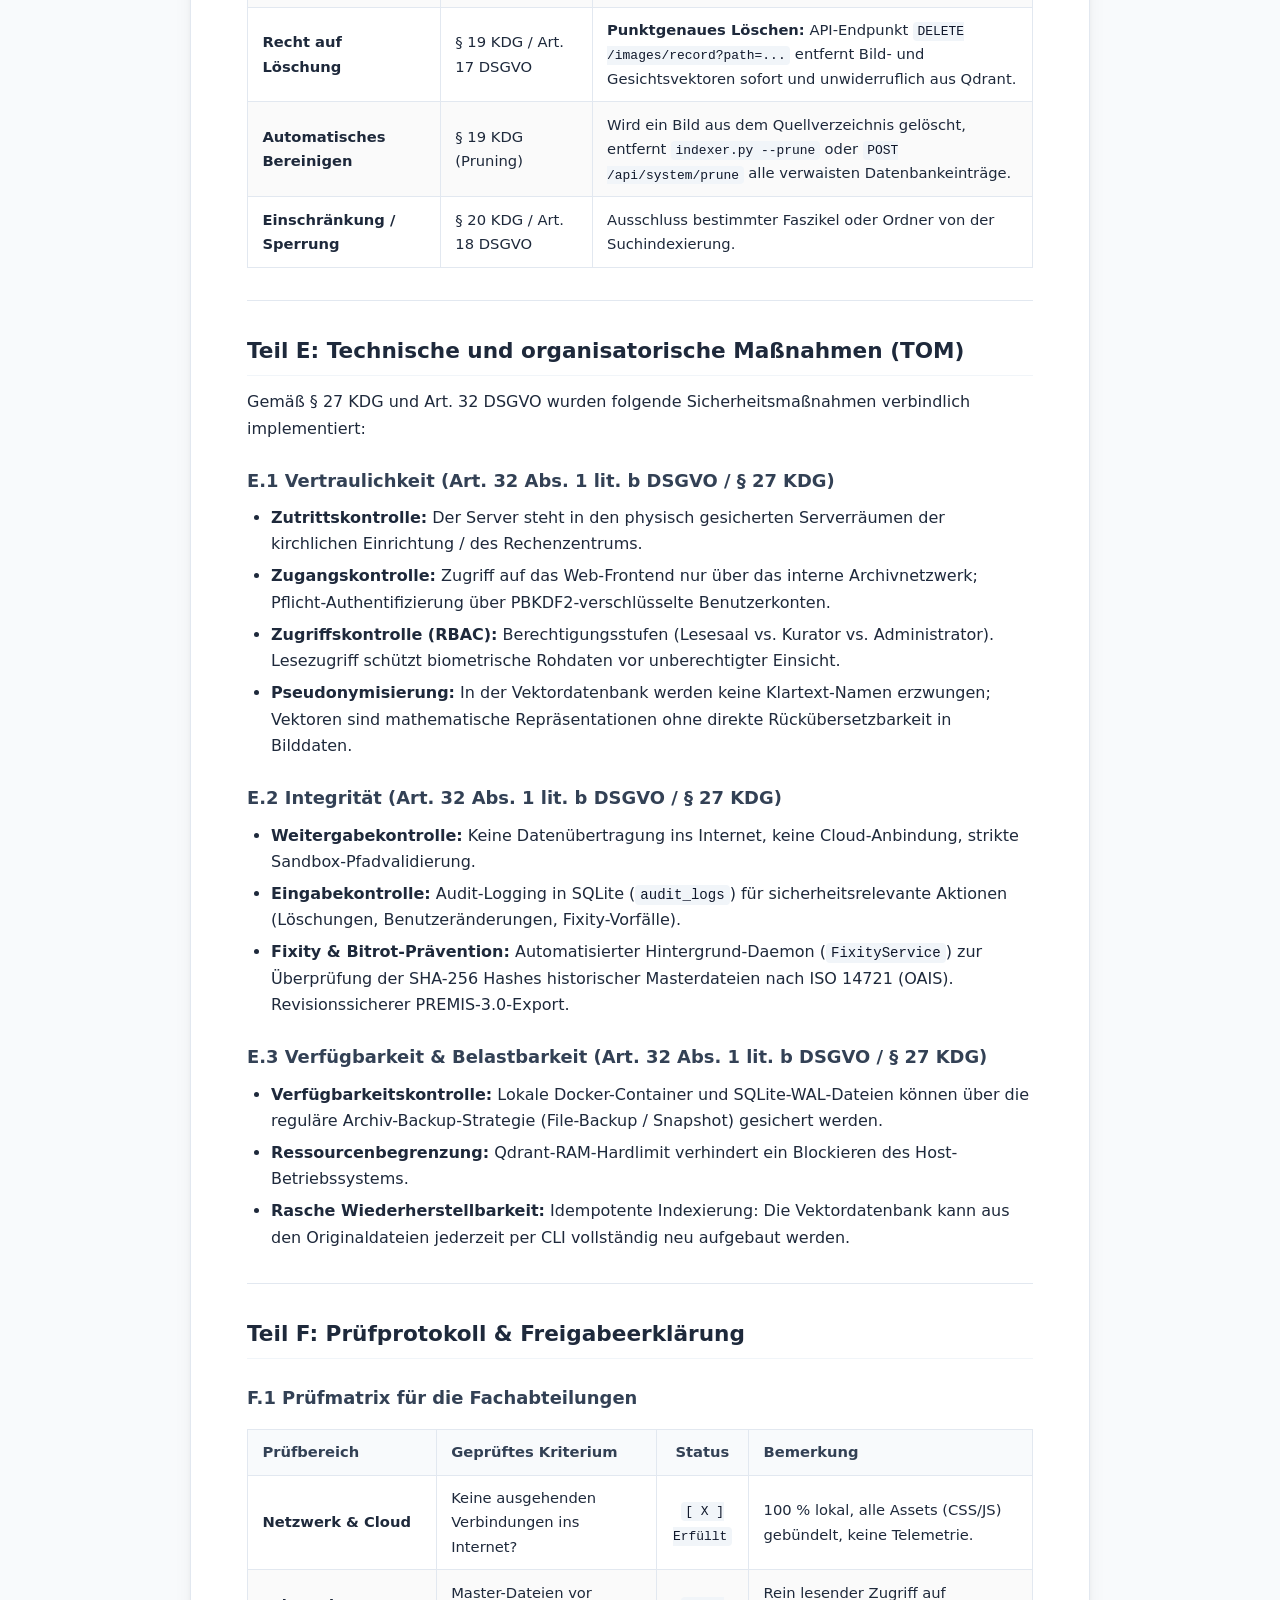
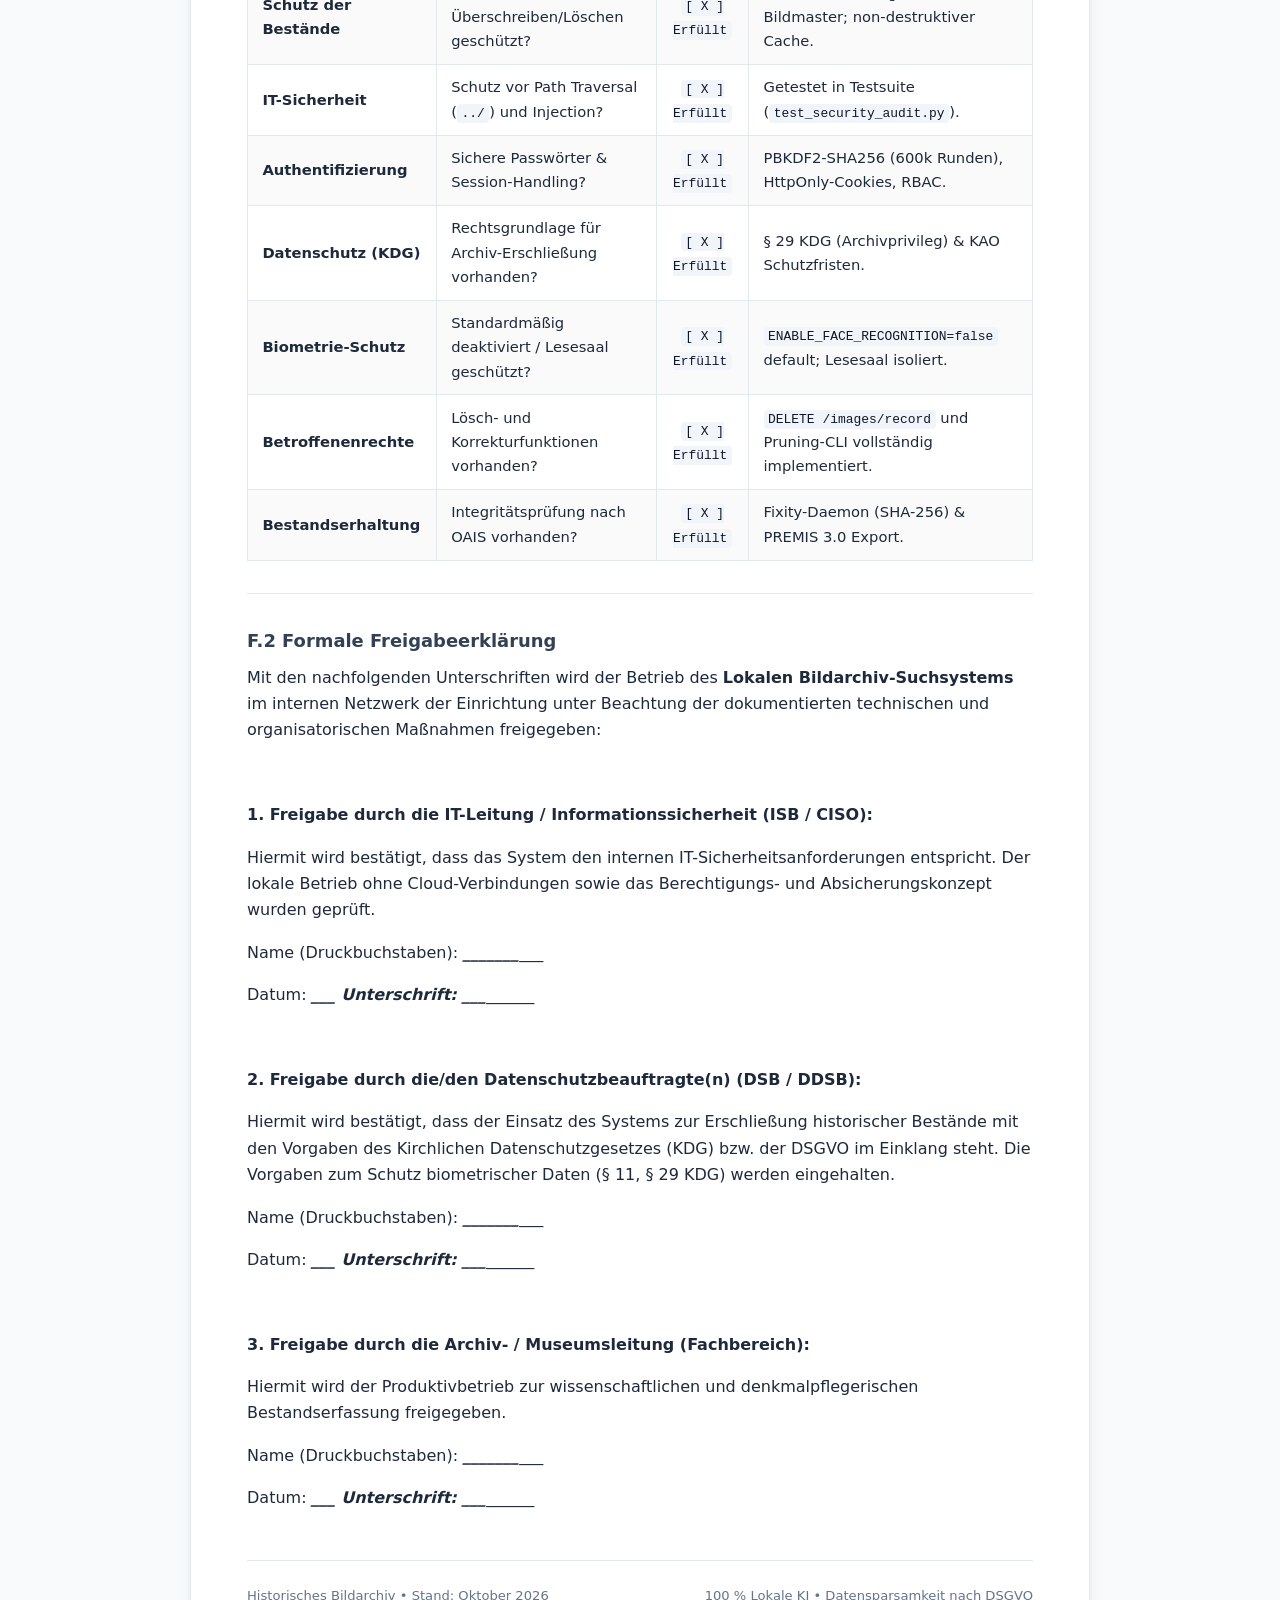
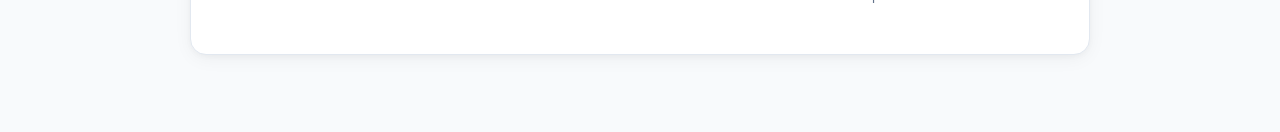
<file: freigabe_it_datenschutz.html>
<!DOCTYPE html>
<html lang="de">
<head>
  <meta charset="UTF-8">
  <meta name="viewport" content="width=device-width, initial-scale=1.0">
  <title>Freigabedokument für IT & Datenschutz — Bildarchiv</title>
  <style>
    :root {
      --font-sans: system-ui, -apple-system, BlinkMacSystemFont, "Segoe UI", Roboto, Helvetica, Arial, sans-serif;
      --font-mono: ui-monospace, SFMono-Regular, Menlo, Monaco, Consolas, "Liberation Mono", monospace;
    }
    * { box-sizing: border-box; margin: 0; padding: 0; }
    body {
      font-family: var(--font-sans);
      color: #1e293b;
      background: #f8fafc;
      line-height: 1.65;
      padding: 2.5rem 1rem;
    }
    .container {
      max-width: 900px;
      margin: 0 auto;
      background: #ffffff;
      padding: 3rem 3.5rem;
      border-radius: 16px;
      box-shadow: 0 4px 20px -2px rgba(0, 0, 0, 0.06), 0 2px 6px -1px rgba(0, 0, 0, 0.04);
      border: 1px solid #e2e8f0;
    }
    .doc-nav {
      display: flex;
      flex-wrap: wrap;
      gap: 0.5rem;
      padding-bottom: 1.25rem;
      margin-bottom: 1.5rem;
      border-bottom: 1px solid #f1f5f9;
      font-size: 0.82rem;
    }
    .doc-nav a {
      padding: 0.35rem 0.75rem;
      border-radius: 6px;
      background: #f1f5f9;
      color: #475569;
      text-decoration: none;
      font-weight: 500;
      transition: all 0.15s;
    }
    .doc-nav a:hover {
      background: #e2e8f0;
      color: #0f172a;
    }
    .doc-nav a.active {
      background: #f59e0b;
      color: #0f172a;
      font-weight: 600;
    }
    .doc-header {
      display: flex;
      justify-content: space-between;
      align-items: center;
      border-bottom: 2px solid #e2e8f0;
      padding-bottom: 1rem;
      margin-bottom: 2rem;
    }
    .badge {
      display: inline-block;
      font-size: 0.75rem;
      font-weight: 600;
      text-transform: uppercase;
      letter-spacing: 0.05em;
      padding: 0.3rem 0.75rem;
      border-radius: 9999px;
      background: #fef3c7;
      color: #92400e;
      border: 1px solid #fde68a;
    }
    .print-btn {
      font-size: 0.85rem;
      padding: 0.4rem 0.85rem;
      border: 1px solid #cbd5e1;
      border-radius: 8px;
      background: #ffffff;
      color: #334155;
      cursor: pointer;
      font-weight: 500;
      transition: all 0.15s;
    }
    .print-btn:hover {
      background: #f8fafc;
      border-color: #94a3b8;
    }
    h1 { font-size: 2rem; font-weight: 700; color: #0f172a; margin-bottom: 1rem; letter-spacing: -0.02em; line-height: 1.25; }
    h2 { font-size: 1.35rem; font-weight: 600; color: #1e293b; margin-top: 2rem; margin-bottom: 0.85rem; padding-bottom: 0.4rem; border-bottom: 1px solid #f1f5f9; }
    h3 { font-size: 1.12rem; font-weight: 600; color: #334155; margin-top: 1.5rem; margin-bottom: 0.6rem; }
    p { margin-bottom: 1rem; }
    ul, ol { margin-bottom: 1.25rem; padding-left: 1.5rem; }
    li { margin-bottom: 0.35rem; }
    code {
      font-family: var(--font-mono);
      font-size: 0.88em;
      background: #f1f5f9;
      color: #0f172a;
      padding: 0.15em 0.35em;
      border-radius: 4px;
    }
    pre {
      background: #0f172a;
      color: #f8fafc;
      padding: 1.2rem 1.4rem;
      border-radius: 10px;
      overflow-x: auto;
      margin-bottom: 1.25rem;
    }
    pre code {
      background: transparent;
      color: inherit;
      padding: 0;
      font-size: 0.85rem;
      line-height: 1.5;
    }
    table {
      width: 100%;
      border-collapse: collapse;
      margin-top: 1rem;
      margin-bottom: 1.5rem;
      font-size: 0.92rem;
    }
    th, td {
      padding: 0.65rem 0.9rem;
      border: 1px solid #e2e8f0;
      text-align: left;
    }
    th {
      background: #f8fafc;
      font-weight: 600;
      color: #334155;
    }
    tr:nth-child(even) { background: #fafafa; }
    blockquote {
      border-left: 4px solid #f59e0b;
      background: #fffbeb;
      padding: 0.85rem 1.15rem;
      margin: 1.25rem 0;
      border-radius: 0 8px 8px 0;
      font-size: 0.92rem;
      color: #78350f;
    }
    hr {
      border: 0;
      height: 1px;
      background: #e2e8f0;
      margin: 2rem 0;
    }
    a {
      color: #2563eb;
      text-decoration: none;
    }
    a:hover { text-decoration: underline; }
    footer {
      margin-top: 3rem;
      padding-top: 1.5rem;
      border-top: 1px solid #e2e8f0;
      font-size: 0.82rem;
      color: #64748b;
      display: flex;
      justify-content: space-between;
      align-items: center;
      flex-wrap: wrap;
      gap: 0.75rem;
    }
    @media print {
      body { background: #ffffff; padding: 0; }
      .container { border: none; box-shadow: none; padding: 0; max-width: 100%; }
      .doc-nav, .doc-header button, footer { display: none; }
      pre, code { background: #f8fafc !important; color: #000000 !important; border: 1px solid #cbd5e1; }
    }
    @media (max-width: 640px) {
      .container { padding: 1.5rem; }
      h1 { font-size: 1.5rem; }
    }
  </style>
</head>
<body>
  <div class="container">
    <nav class="doc-nav">
      <a href="README.html">Übersicht</a>
      <a href="freigabe_it_datenschutz.html" class="active">IT- & DS-Freigabe</a>
      <a href="anleitung.html">Anleitung</a>
      <a href="datenschutz.html">Datenschutz & KDG</a>
      <a href="lizenzen.html">Lizenzen</a>
      <a href="todo.html">Roadmap</a>
      <a href="/">← Zurück zur Bildersuche</a>
    </nav>
    <div class="doc-header">
      <span class="badge">Compliance • IT-Sicherheit & KDG/DSGVO Freigabe</span>
      <button class="print-btn" onclick="window.print()">Drucken / Als PDF speichern</button>
    </div>
    <article>
<h1 id="freigabedokument-fur-it-sicherheit-datenschutz">Freigabedokument für IT-Sicherheit &amp; Datenschutz</h1>
<p><strong>Dokument-ID:</strong> FREIGABE-IT-DS-2026-01<br />
<strong>Projekt:</strong> Lokales Bildarchiv-Suchsystem &amp; KI-Assistenz für historische Sammlungen<br />
<strong>Version:</strong> 2.0 (Stand: Oktober 2026)<br />
<strong>Zielgruppe:</strong> IT-Leitung, Informationssicherheitsbeauftragte (ISB / CISO), Datenschutzbeauftragte (DSB / DDSB nach KDG)<br />
<strong>Status:</strong> Zur Prüfung &amp; formalen Freigabe  </p>
<hr />
<h2 id="inhaltsubersicht">📋 Inhaltsübersicht</h2>
<ol>
<li><a href="#teil-a-kurzbeschreibung-des-projekts-management-summary">Teil A: Kurzbeschreibung des Projekts (Management Summary)</a></li>
<li><a href="#teil-b-systemarchitektur-netzwerk--datenflüsse">Teil B: Systemarchitektur, Netzwerk &amp; Datenflüsse</a></li>
<li><a href="#teil-c-it-sicherheitskonzept--härtung">Teil C: IT-Sicherheitskonzept &amp; Härtung</a></li>
<li><a href="#teil-d-datenschutzrechtliche-bewertung-kdg--dsgvo">Teil D: Datenschutzrechtliche Bewertung (KDG &amp; DSGVO)</a></li>
<li><a href="#teil-e-technische-und-organisatorische-maßnahmen-tom">Teil E: Technische und organisatorische Maßnahmen (TOM)</a></li>
<li><a href="#teil-f-prüfprotokoll--freigabeerklärung">Teil F: Prüfprotokoll &amp; Freigabeerklärung</a></li>
</ol>
<hr />
<h2 id="teil-a-kurzbeschreibung-des-projekts-management-summary">Teil A: Kurzbeschreibung des Projekts (Management Summary)</h2>
<h3 id="a1-ausgangslage-problemstellung">A.1 Ausgangslage &amp; Problemstellung</h3>
<p>Historische Bild- und Fotoarchive kirchlicher Einrichtungen, Museen und Stiftungen (GLAM-Bereich) umfassen oft Zehntausende bis Millionen von Digitalisaten (Glasplattennegative, Silbergelatine-Abzüge, Carte de Visite, Reprografien, Urkunden). Eine rein manuelle Erschließung (Verschlagwortung) jedes einzelnen Bildes übersteigt die personellen Ressourcen um ein Vielfaches. Fehlen Schlagworte, bleiben historische Zeugnisse, Kunstgüter und Personen unauffindbar.</p>
<p>Kommerzielle Cloud-Lösungen (wie Google Vision, AWS Rekognition, Azure AI oder OpenAI) scheiden für kirchliche und denkmalgeschützte Bestände aus: Sie erfordern die Übertragung sensibler Digitalisate und biometrischer Merkmale auf US-Cloud-Server, verursachen unkalkulierbare laufende Kosten (Abonnements/API-Token) und verletzen das <strong>Gesetz über den Kirchlichen Datenschutz (KDG)</strong> sowie das Verbot von Drittlandübermittlungen (§§ 37–41 KDG).</p>
<h3 id="a2-zielsetzung-losung">A.2 Zielsetzung &amp; Lösung</h3>
<p>Das <strong>Lokale Bildarchiv-Suchsystem</strong> löst dieses Problem durch eine <strong>100 % lokale, eigenbetriebene Softwareplattform (On-Premises / Air-Gapped)</strong>. Es kombiniert moderne Vektor-KI, Texterkennung (OCR/HTR), Normdaten-Thesauri und Integritätswächter in einem datensparsamen Gesamtsystem:</p>
<ol>
<li><strong>Multimodale Semantische Suche (OpenCLIP):</strong><br />
   Recherche in freier Alltagssprache (<em>„gotischer Flügelaltar mit Marienkrönung“</em>, <em>„Chorgestühl Schnitzerei“</em>, <em>„Fronleichnamsprozession 1930“</em>), ohne dass zuvor manuelle Schlagwörter vergeben werden mussten.</li>
<li><strong>Archivische Volltextsuche &amp; Zweiblatt-Logik (Recto/Verso):</strong><br />
   Automatische Verknüpfung von Vorder- und Rückseiten historischer Fotografien. Handschriftliche Notizen (Kurrent, Sütterlin), Stempel und Inventarnummern auf der Rückseite werden per integrierter Offline-OCR/HTR (Tesseract 5, Sauvola-Binarisierung, Fraktur- und Latein-Modelle) entziffert und volltextlich mit dem Bildmotiv synchronisiert.</li>
<li><strong>Optionale Personen- &amp; Gesichtskuratierung (ArcFace &amp; DBSCAN):</strong><br />
   Automatische Erkennung und Gruppierung von Porträts zur Wiedererkennung historischer Persönlichkeiten (z. B. Bischöfe, Domkapitulare, Ordensgründer, Baumeister). Die Biometriefunktion ist <strong>standardmäßig deaktiviert</strong> und durch strenge Berechtigungsstufen geschützt.</li>
<li><strong>Standardisierte Portalschnittstellen (EAD3, LIDO 1.1, IIIF 3.0):</strong><br />
   Verlustfreier XML-Export für nationale Kulturportale (Archivportal-D, Deutsche Digitale Bibliothek, Europeana) und lokaler IIIF-3.0-Kacheldienst für hochauflösenden Deep Zoom ohne Fremdserver.</li>
<li><strong>Bestandserhaltung &amp; Bitrot-Monitoring (OAIS / PREMIS 3.0):</strong><br />
   Kontinuierlicher Hintergrundwächter zur Erkennung schleichender Datenkorruption (Bitrot) auf Archivspeichern mittels kryptografischer SHA-256 Prüfsummen und revisionssicherem Audit-Trail.</li>
</ol>
<hr />
<h2 id="teil-b-systemarchitektur-netzwerk-datenflusse">Teil B: Systemarchitektur, Netzwerk &amp; Datenflüsse</h2>
<h3 id="b1-netzwerk-topologie-air-gap-garantie">B.1 Netzwerk-Topologie &amp; Air-Gap-Garantie</h3>
<p>Das System ist architektonisch so konzipiert, dass es in einem <strong>vollständig isolierten Netzwerksegment (Air-Gapped LAN / VLAN)</strong> betrieben werden kann und muss.</p>
<pre><code>+-----------------------------------------------------------------------------------------+
|                                    ISOLIERTES ARCHIVNETZ (LAN / VLAN)                  |
|                                                                                         |
|   +--------------------------+                      +-------------------------------+   |
|   |   Archivare / Kuratoren  |                      |   Lesesaal-Gäste / Recherche  |   |
|   |  (Desktop-Browser / LAN) |                      |    (Kioskrechner / Lesesaal)  |   |
|   +-------------+------------+                      +---------------+---------------+   |
|                 | (HTTP / Port 8000)                                | (HTTP / Port 8000)|
|                 +-----------------------+   +-----------------------+                   |
|                                         |   |                                           |
|                                         v   v                                           |
|                    +---------------------------------------------+                      |
|                    |             FASTAPI APPLIKATION             |                      |
|                    |     (Python 3.11, Port 8000, On-Premises)   |                      |
|                    |  - RBAC Authentifizierung (Session-Cookie)  |                      |
|                    |  - Pfadsicherheit &amp; Sandboxing              |                      |
|                    |  - OpenCLIP / InsightFace / Tesseract 5     |                      |
|                    +----------------------+----------------------+                      |
|                                           |                                             |
|                     +---------------------+---------------------+                       |
|                     |                                           |                       |
|                     v (Port 6333 intern)                        v (Lokaler SQLite WAL)  |
|      +------------------------------+             +-------------------------------+     |
|      |      QDRANT VEKTOR-DB        |             |      SQLITE METADATENBANK     |     |
|      |    (Docker-Container lokal)  |             |  (data/archive_metadata.db)   |     |
|      |   - Vektoren (512-dim Float) |             |  - Metadaten &amp; Zweiblatt-Paare|     |
|      |   - Strenges 16-GB-Hardlimit |             |  - Revisionssichere Audit-Logs|     |
|      +------------------------------+             +-------------------------------+     |
|                                                                                         |
|   +---------------------------------------------------------------------------------+   |
|   |   DATEISYSTEM DES ARCHIVSERVERS (Read-Only für Master-Digitalisate)            |   |
|   |   - /archiv_master/ (Unveränderliche Original-TIFFs/JPEGs – Nie modifiziert!)   |   |
|   |   - .cache/ (Temporäre Thumbnails, IIIF-Kacheln, Hash-Namen)                    |   |
|   +---------------------------------------------------------------------------------+   |
+-----------------------------------------------------------------------------------------+
                                      |
                     [ KEINE AUSGEHENDEN INTERNET-VERBINDUNGEN ]
                     [ KEINE CLOUD-APIs | KEINE TELEMETRIE / CDNs ]
</code></pre>
<h3 id="b2-port-kommunikationsubersicht">B.2 Port- &amp; Kommunikationsübersicht</h3>
<table>
<thead>
<tr>
<th style="text-align: left;">Komponente</th>
<th style="text-align: left;">Port</th>
<th style="text-align: left;">Protokoll</th>
<th style="text-align: left;">Bindung</th>
<th style="text-align: left;">Erreichbarkeit</th>
<th style="text-align: left;">Zweck</th>
</tr>
</thead>
<tbody>
<tr>
<td style="text-align: left;"><strong>FastAPI Webserver</strong></td>
<td style="text-align: left;"><code>8000</code></td>
<td style="text-align: left;">HTTP / TCP</td>
<td style="text-align: left;"><code>0.0.0.0</code> oder <code>127.0.0.1</code></td>
<td style="text-align: left;">Internes Archivnetz</td>
<td style="text-align: left;">Benutzeroberfläche, REST-API, IIIF-Dienst</td>
</tr>
<tr>
<td style="text-align: left;"><strong>Qdrant Vektor-DB</strong></td>
<td style="text-align: left;"><code>6333</code></td>
<td style="text-align: left;">HTTP / TCP</td>
<td style="text-align: left;"><code>127.0.0.1</code> (Localhost)</td>
<td style="text-align: left;">Nur Server-intern</td>
<td style="text-align: left;">Speicherung von Ähnlichkeitsvektoren</td>
</tr>
<tr>
<td style="text-align: left;"><strong>Externe Ports</strong></td>
<td style="text-align: left;"><em>Keine</em></td>
<td style="text-align: left;">–</td>
<td style="text-align: left;">–</td>
<td style="text-align: left;"><strong>Gesperrt</strong></td>
<td style="text-align: left;">Das System öffnet keine ausgehenden Verbindungen</td>
</tr>
</tbody>
</table>
<h3 id="b3-offline-assets-cdn-freiheit">B.3 Offline-Assets &amp; CDN-Freiheit</h3>
<p>Alle im Web-Frontend genutzten Bibliotheken (Tailwind-Styles, OpenSeadragon für IIIF, Icons) sind lokal als statische Dateien unter <code>static/</code> hinterlegt. Das System sendet zur Laufzeit <strong>null Requests</strong> an externe Server (weder Google Fonts, Cloudflare noch npm-CDNs).</p>
<hr />
<h2 id="teil-c-it-sicherheitskonzept-hartung">Teil C: IT-Sicherheitskonzept &amp; Härtung</h2>
<h3 id="c1-authentifizierung-sitzungsverwaltung-session-security">C.1 Authentifizierung &amp; Sitzungsverwaltung (Session Security)</h3>
<ul>
<li><strong>Kryptografische Passwortspeicherung:</strong> Passwörter werden mittels <strong>PBKDF2-HMAC-SHA256</strong> mit 600.000 Iterationen und individuellem Salt gehasht (<code>app/core/auth.py</code>). Es werden keine Klartext-Passwörter in Datenbanken oder Konfigurationen persistiert.</li>
<li><strong>Sichere Session-Cookies:</strong> Nach dem Login wird ein kryptografisches Session-Token in einem <code>HttpOnly</code>-Cookie gesetzt (<code>archive_session</code>). JavaScript im Browser hat keinen Zugriff auf das Token (Schutz vor Cross-Site Scripting / XSS). Bei HTTPS-Betrieb wird das Flag <code>Secure=True</code> automatisch forciert; <code>SameSite=Lax</code> verhindert Cross-Site Request Forgery (CSRF).</li>
<li><strong>Rollenbasiertes Zugriffskontrollmodell (RBAC):</strong><br />
  Strikte Trennung von 3 Benutzerrollen:<br />
  1. <code>viewer</code> (Lesesaal-Gast / Wissenschaftler): Nur Lese- und Suchrechte. Kein Zugriff auf administrative Funktionen, kein Speichern von Metadaten, <strong>keine Einsicht in biometrische Rohdaten/Cluster</strong>.<br />
  2. <code>curator</code> (Archivar / Fachabteilung): Erfassung und Korrektur von Metadaten, 1-Klick-OCR, manuelle Personenzuweisung, Thesaurus-Bearbeitung.<br />
  3. <code>admin</code> (IT-Administration / Archivleitung): Benutzerverwaltung, Batch-Imports, System-Pruning, Hard-Resets, Fixity-Prüfungen.</li>
</ul>
<h3 id="c2-schutz-vor-path-traversal-dateisystem-sandbox">C.2 Schutz vor Path Traversal &amp; Dateisystem-Sandbox</h3>
<p>Um zu verhindern, dass Angreifer über manipulierte API-Anfragen Systemdateien des Servers (wie <code>/etc/passwd</code> oder private Schlüssel) auslesen können, durchlaufen sämtliche Pfadangaben die Funktion <code>validate_safe_image_path</code> (<code>app/core/security.py</code>):<br />
* Auflösung aller Symlinks und relativen Pfade (<code>Path.resolve()</code>).<br />
* Strikter Abgleich gegen eine Whitelist erlaubter Archivverzeichnisse (<code>ALLOWED_IMAGE_DIRS</code>).<br />
* Versuche, aus dem Verzeichnisbaum auszubrechen (<code>../</code>), werden mit HTTP 403 Forbidden abgewiesen und im Log als Sicherheitswarnung protokolliert.</p>
<h3 id="c3-schreibschutz-fur-historische-masterdateien-bitstream-preservation">C.3 Schreibschutz für historische Masterdateien (Bitstream Preservation)</h3>
<p>Das System arbeitet nach dem archivischen Grundsatz der <strong>unveränderlichen Primärdaten</strong>:<br />
* Die Master-Scans werden vom System <strong>ausschließlich lesend</strong> geöffnet.<br />
* Sämtliche Bildverarbeitungen (Kontrastanpassungen, 90°-Drehungen, Bildausschnitte) erfolgen <strong>non-destruktiv</strong>: Es werden flüchtige Cache-Dateien erzeugt (<code>.cache/thumbnails/</code>) oder Transformationsparameter in der SQLite-Datenbank hinterlegt.<br />
* Die Originaldateien auf dem Archivspeicher bleiben bit-genau im Originalzustand erhalten.</p>
<h3 id="c4-dos-schutz-decompression-bomb-pravention">C.4 DoS-Schutz &amp; Decompression-Bomb-Prävention</h3>
<p>Historische Scans im TIFF- oder Großformat weisen oft unkomprimierte Dimensionen von mehreren hundert Megapixeln auf.<br />
* Das System setzt hardware-adaptive Obergrenzen (<code>Image.MAX_IMAGE_PIXELS</code> bis maximal 500 MP), um bösartige oder beschädigte Bilddateien („Decompression Bombs“) sicher abzufangen.<br />
* Batch-Indexierungen laufen in einem entkoppelten Hintergrund-Subprozess mit periodischem Garbage Collection Flush (<code>gc.collect()</code>), sodass der RAM-Bedarf der Hauptanwendung dauerhaft stabil bei ~180 MB bleibt.<br />
* Der Docker-Container von Qdrant ist durch <code>mem_limit: 16g</code> und Swap-Limits vor Speichererschöpfung geschützt.</p>
<hr />
<h2 id="teil-d-datenschutzrechtliche-bewertung-kdg-dsgvo">Teil D: Datenschutzrechtliche Bewertung (KDG &amp; DSGVO)</h2>
<h3 id="d1-anwendbarkeit-des-kirchlichen-datenschutzrechts-kdg">D.1 Anwendbarkeit des Kirchlichen Datenschutzrechts (KDG)</h3>
<p>Für kirchliche Einrichtungen (Diözesen, Pfarreien, Klöster, Caritas) gilt primär das <strong>Gesetz über den Kirchlichen Datenschutz (KDG)</strong> als anerkanntes partikulares Datenschutzrecht gemäß Art. 91 DSGVO. Die folgenden Ausführungen gelten analog auch für staatliche Archive unter der DSGVO.</p>
<h3 id="d2-verarbeitung-biometrischer-daten-11-kdg-art-9-dsgvo">D.2 Verarbeitung biometrischer Daten (§ 11 KDG / Art. 9 DSGVO)</h3>
<p>Gesichts-Embeddings (512-dimensionale Zahlenvektoren) ermöglichen unter bestimmten Voraussetzungen die Wiedererkennung von Personen und stellen somit biometrische Daten dar.</p>
<p><strong>Rechtliche Absicherung &amp; Archivprivileg:</strong><br />
1. <strong>Kirchliches Archivprivileg (§ 29 KDG / Art. 89 DSGVO):</strong><br />
   Gemäß § 29 Abs. 1 KDG ist die Verarbeitung besonderer Kategorien personenbezogener Daten (einschließlich biometrischer Daten) <strong>auch ohne Einwilligung der betroffenen Personen zulässig</strong>, wenn dies für den kirchlichen Archivauftrag, für wissenschaftliche oder historische Forschungszwecke erforderlich ist.<br />
2. <strong>Verstorbene Personen:</strong><br />
   Das KDG und die DSGVO gelten ausdrücklich nur für lebende Personen (Erwägungsgrund 27 DSGVO). Bei historischen Beständen (bis ca. Mitte des 20. Jahrhunderts) sind die abgebildeten Personen verstorben. Hier greifen ausschließlich die Schutzfristen der jeweiligen Diözesanarchivordnung (KAO / Kirchliche Archivordnung).<br />
3. <strong>Schutz lebender Personen durch selektive Aktivierung (Privacy by Design):</strong><br />
   * Das System startet standardmäßig mit <code>ENABLE_FACE_RECOGNITION=false</code>.<br />
   * Bei der Indexierung jüngerer Bestände (z. B. Pfarrfeste, Schulklassen ab 1980) kann die Gesichtserkennung gezielt via <code>--skip-faces</code> ausgeschlossen werden.<br />
   * Gesichter werden niemals automatisch öffentlich benannt; Klarnamen bedürfen der manuellen Kuratierung durch Fachpersonal.<br />
   * <strong>Lesesaal-Isolation:</strong> Benutzer mit der Rolle <code>viewer</code> (externe Forscher im Lesesaal) haben keinen Zugriff auf unbestätigte Gesichtscluster oder biometrische Koordinaten (§ 11 KDG).</p>
<h3 id="d3-wahrung-der-betroffenenrechte-1725-kdg-art-1521-dsgvo">D.3 Wahrung der Betroffenenrechte (§§ 17–25 KDG / Art. 15–21 DSGVO)</h3>
<p>Sollten auf Fotografien lebende Personen identifizierbar sein, stellt das System alle gesetzlich vorgeschriebenen Werkzeuge bereit:</p>
<table>
<thead>
<tr>
<th style="text-align: left;">Betroffenenrecht</th>
<th style="text-align: left;">Gesetzliche Norm</th>
<th style="text-align: left;">Technische Umsetzung im Bildarchiv-System</th>
</tr>
</thead>
<tbody>
<tr>
<td style="text-align: left;"><strong>Auskunftsrecht</strong></td>
<td style="text-align: left;">§ 17 KDG / Art. 15 DSGVO</td>
<td style="text-align: left;">Direkte Volltext- und Filtersuche nach dem Namen; Ausgabe aller verknüpften Bildstellen und Metadaten.</td>
</tr>
<tr>
<td style="text-align: left;"><strong>Recht auf Berichtigung</strong></td>
<td style="text-align: left;">§ 18 KDG / Art. 16 DSGVO</td>
<td style="text-align: left;">Manuelle Cluster-Korrektur (<em>„Nicht diese Person“</em>), Umbenennung oder Cluster-Merge über das Web-Frontend.</td>
</tr>
<tr>
<td style="text-align: left;"><strong>Recht auf Löschung</strong></td>
<td style="text-align: left;">§ 19 KDG / Art. 17 DSGVO</td>
<td style="text-align: left;"><strong>Punktgenaues Löschen:</strong> API-Endpunkt <code>DELETE /images/record?path=...</code> entfernt Bild- und Gesichtsvektoren sofort und unwiderruflich aus Qdrant.</td>
</tr>
<tr>
<td style="text-align: left;"><strong>Automatisches Bereinigen</strong></td>
<td style="text-align: left;">§ 19 KDG (Pruning)</td>
<td style="text-align: left;">Wird ein Bild aus dem Quellverzeichnis gelöscht, entfernt <code>indexer.py --prune</code> oder <code>POST /api/system/prune</code> alle verwaisten Datenbankeinträge.</td>
</tr>
<tr>
<td style="text-align: left;"><strong>Einschränkung / Sperrung</strong></td>
<td style="text-align: left;">§ 20 KDG / Art. 18 DSGVO</td>
<td style="text-align: left;">Ausschluss bestimmter Faszikel oder Ordner von der Suchindexierung.</td>
</tr>
</tbody>
</table>
<hr />
<h2 id="teil-e-technische-und-organisatorische-manahmen-tom">Teil E: Technische und organisatorische Maßnahmen (TOM)</h2>
<p>Gemäß § 27 KDG und Art. 32 DSGVO wurden folgende Sicherheitsmaßnahmen verbindlich implementiert:</p>
<h3 id="e1-vertraulichkeit-art-32-abs-1-lit-b-dsgvo-27-kdg">E.1 Vertraulichkeit (Art. 32 Abs. 1 lit. b DSGVO / § 27 KDG)</h3>
<ul>
<li><strong>Zutrittskontrolle:</strong> Der Server steht in den physisch gesicherten Serverräumen der kirchlichen Einrichtung / des Rechenzentrums.</li>
<li><strong>Zugangskontrolle:</strong> Zugriff auf das Web-Frontend nur über das interne Archivnetzwerk; Pflicht-Authentifizierung über PBKDF2-verschlüsselte Benutzerkonten.</li>
<li><strong>Zugriffskontrolle (RBAC):</strong> Berechtigungsstufen (Lesesaal vs. Kurator vs. Administrator). Lesezugriff schützt biometrische Rohdaten vor unberechtigter Einsicht.</li>
<li><strong>Pseudonymisierung:</strong> In der Vektordatenbank werden keine Klartext-Namen erzwungen; Vektoren sind mathematische Repräsentationen ohne direkte Rückübersetzbarkeit in Bilddaten.</li>
</ul>
<h3 id="e2-integritat-art-32-abs-1-lit-b-dsgvo-27-kdg">E.2 Integrität (Art. 32 Abs. 1 lit. b DSGVO / § 27 KDG)</h3>
<ul>
<li><strong>Weitergabekontrolle:</strong> Keine Datenübertragung ins Internet, keine Cloud-Anbindung, strikte Sandbox-Pfadvalidierung.</li>
<li><strong>Eingabekontrolle:</strong> Audit-Logging in SQLite (<code>audit_logs</code>) für sicherheitsrelevante Aktionen (Löschungen, Benutzeränderungen, Fixity-Vorfälle).</li>
<li><strong>Fixity &amp; Bitrot-Prävention:</strong> Automatisierter Hintergrund-Daemon (<code>FixityService</code>) zur Überprüfung der SHA-256 Hashes historischer Masterdateien nach ISO 14721 (OAIS). Revisionssicherer PREMIS-3.0-Export.</li>
</ul>
<h3 id="e3-verfugbarkeit-belastbarkeit-art-32-abs-1-lit-b-dsgvo-27-kdg">E.3 Verfügbarkeit &amp; Belastbarkeit (Art. 32 Abs. 1 lit. b DSGVO / § 27 KDG)</h3>
<ul>
<li><strong>Verfügbarkeitskontrolle:</strong> Lokale Docker-Container und SQLite-WAL-Dateien können über die reguläre Archiv-Backup-Strategie (File-Backup / Snapshot) gesichert werden.</li>
<li><strong>Ressourcenbegrenzung:</strong> Qdrant-RAM-Hardlimit verhindert ein Blockieren des Host-Betriebssystems.</li>
<li><strong>Rasche Wiederherstellbarkeit:</strong> Idempotente Indexierung: Die Vektordatenbank kann aus den Originaldateien jederzeit per CLI vollständig neu aufgebaut werden.</li>
</ul>
<hr />
<h2 id="teil-f-prufprotokoll-freigabeerklarung">Teil F: Prüfprotokoll &amp; Freigabeerklärung</h2>
<h3 id="f1-prufmatrix-fur-die-fachabteilungen">F.1 Prüfmatrix für die Fachabteilungen</h3>
<table>
<thead>
<tr>
<th style="text-align: left;">Prüfbereich</th>
<th style="text-align: left;">Geprüftes Kriterium</th>
<th style="text-align: center;">Status</th>
<th style="text-align: left;">Bemerkung</th>
</tr>
</thead>
<tbody>
<tr>
<td style="text-align: left;"><strong>Netzwerk &amp; Cloud</strong></td>
<td style="text-align: left;">Keine ausgehenden Verbindungen ins Internet?</td>
<td style="text-align: center;"><code>[ X ] Erfüllt</code></td>
<td style="text-align: left;">100 % lokal, alle Assets (CSS/JS) gebündelt, keine Telemetrie.</td>
</tr>
<tr>
<td style="text-align: left;"><strong>Schutz der Bestände</strong></td>
<td style="text-align: left;">Master-Dateien vor Überschreiben/Löschen geschützt?</td>
<td style="text-align: center;"><code>[ X ] Erfüllt</code></td>
<td style="text-align: left;">Rein lesender Zugriff auf Bildmaster; non-destruktiver Cache.</td>
</tr>
<tr>
<td style="text-align: left;"><strong>IT-Sicherheit</strong></td>
<td style="text-align: left;">Schutz vor Path Traversal (<code>../</code>) und Injection?</td>
<td style="text-align: center;"><code>[ X ] Erfüllt</code></td>
<td style="text-align: left;">Getestet in Testsuite (<code>test_security_audit.py</code>).</td>
</tr>
<tr>
<td style="text-align: left;"><strong>Authentifizierung</strong></td>
<td style="text-align: left;">Sichere Passwörter &amp; Session-Handling?</td>
<td style="text-align: center;"><code>[ X ] Erfüllt</code></td>
<td style="text-align: left;">PBKDF2-SHA256 (600k Runden), HttpOnly-Cookies, RBAC.</td>
</tr>
<tr>
<td style="text-align: left;"><strong>Datenschutz (KDG)</strong></td>
<td style="text-align: left;">Rechtsgrundlage für Archiv-Erschließung vorhanden?</td>
<td style="text-align: center;"><code>[ X ] Erfüllt</code></td>
<td style="text-align: left;">§ 29 KDG (Archivprivileg) &amp; KAO Schutzfristen.</td>
</tr>
<tr>
<td style="text-align: left;"><strong>Biometrie-Schutz</strong></td>
<td style="text-align: left;">Standardmäßig deaktiviert / Lesesaal geschützt?</td>
<td style="text-align: center;"><code>[ X ] Erfüllt</code></td>
<td style="text-align: left;"><code>ENABLE_FACE_RECOGNITION=false</code> default; Lesesaal isoliert.</td>
</tr>
<tr>
<td style="text-align: left;"><strong>Betroffenenrechte</strong></td>
<td style="text-align: left;">Lösch- und Korrekturfunktionen vorhanden?</td>
<td style="text-align: center;"><code>[ X ] Erfüllt</code></td>
<td style="text-align: left;"><code>DELETE /images/record</code> und Pruning-CLI vollständig implementiert.</td>
</tr>
<tr>
<td style="text-align: left;"><strong>Bestandserhaltung</strong></td>
<td style="text-align: left;">Integritätsprüfung nach OAIS vorhanden?</td>
<td style="text-align: center;"><code>[ X ] Erfüllt</code></td>
<td style="text-align: left;">Fixity-Daemon (SHA-256) &amp; PREMIS 3.0 Export.</td>
</tr>
</tbody>
</table>
<hr />
<h3 id="f2-formale-freigabeerklarung">F.2 Formale Freigabeerklärung</h3>
<p>Mit den nachfolgenden Unterschriften wird der Betrieb des <strong>Lokalen Bildarchiv-Suchsystems</strong> im internen Netzwerk der Einrichtung unter Beachtung der dokumentierten technischen und organisatorischen Maßnahmen freigegeben:</p>
<p><br></p>
<p><strong>1. Freigabe durch die IT-Leitung / Informationssicherheit (ISB / CISO):</strong></p>
<p>Hiermit wird bestätigt, dass das System den internen IT-Sicherheitsanforderungen entspricht. Der lokale Betrieb ohne Cloud-Verbindungen sowie das Berechtigungs- und Absicherungskonzept wurden geprüft.</p>
<p>Name (Druckbuchstaben): <strong><em>_</em></strong><strong><em>_</em></strong><strong><em>_</em></strong><strong><em>_</em></strong><strong><em>_</em></strong><strong><em>_</em></strong><strong><em>_</em></strong>___  </p>
<p>Datum: <strong><em>_</em></strong><strong><em>_</em></strong><strong><em>_</em></strong><strong><em>  Unterschrift: </em></strong><strong><em>_</em></strong><strong><em>_</em></strong><strong><em>_</em></strong>______  </p>
<p><br></p>
<p><strong>2. Freigabe durch die/den Datenschutzbeauftragte(n) (DSB / DDSB):</strong></p>
<p>Hiermit wird bestätigt, dass der Einsatz des Systems zur Erschließung historischer Bestände mit den Vorgaben des Kirchlichen Datenschutzgesetzes (KDG) bzw. der DSGVO im Einklang steht. Die Vorgaben zum Schutz biometrischer Daten (§ 11, § 29 KDG) werden eingehalten.</p>
<p>Name (Druckbuchstaben): <strong><em>_</em></strong><strong><em>_</em></strong><strong><em>_</em></strong><strong><em>_</em></strong><strong><em>_</em></strong><strong><em>_</em></strong><strong><em>_</em></strong>___  </p>
<p>Datum: <strong><em>_</em></strong><strong><em>_</em></strong><strong><em>_</em></strong><strong><em>  Unterschrift: </em></strong><strong><em>_</em></strong><strong><em>_</em></strong><strong><em>_</em></strong>______  </p>
<p><br></p>
<p><strong>3. Freigabe durch die Archiv- / Museumsleitung (Fachbereich):</strong></p>
<p>Hiermit wird der Produktivbetrieb zur wissenschaftlichen und denkmalpflegerischen Bestandserfassung freigegeben.</p>
<p>Name (Druckbuchstaben): <strong><em>_</em></strong><strong><em>_</em></strong><strong><em>_</em></strong><strong><em>_</em></strong><strong><em>_</em></strong><strong><em>_</em></strong><strong><em>_</em></strong>___  </p>
<p>Datum: <strong><em>_</em></strong><strong><em>_</em></strong><strong><em>_</em></strong><strong><em>  Unterschrift: </em></strong><strong><em>_</em></strong><strong><em>_</em></strong><strong><em>_</em></strong>______  </p>
    </article>
    <footer>
      <span>Historisches Bildarchiv &bull; Stand: Oktober 2026</span>
      <span>100 % Lokale KI &bull; Datensparsamkeit nach DSGVO</span>
    </footer>
  </div>
</body>
</html>
</file>
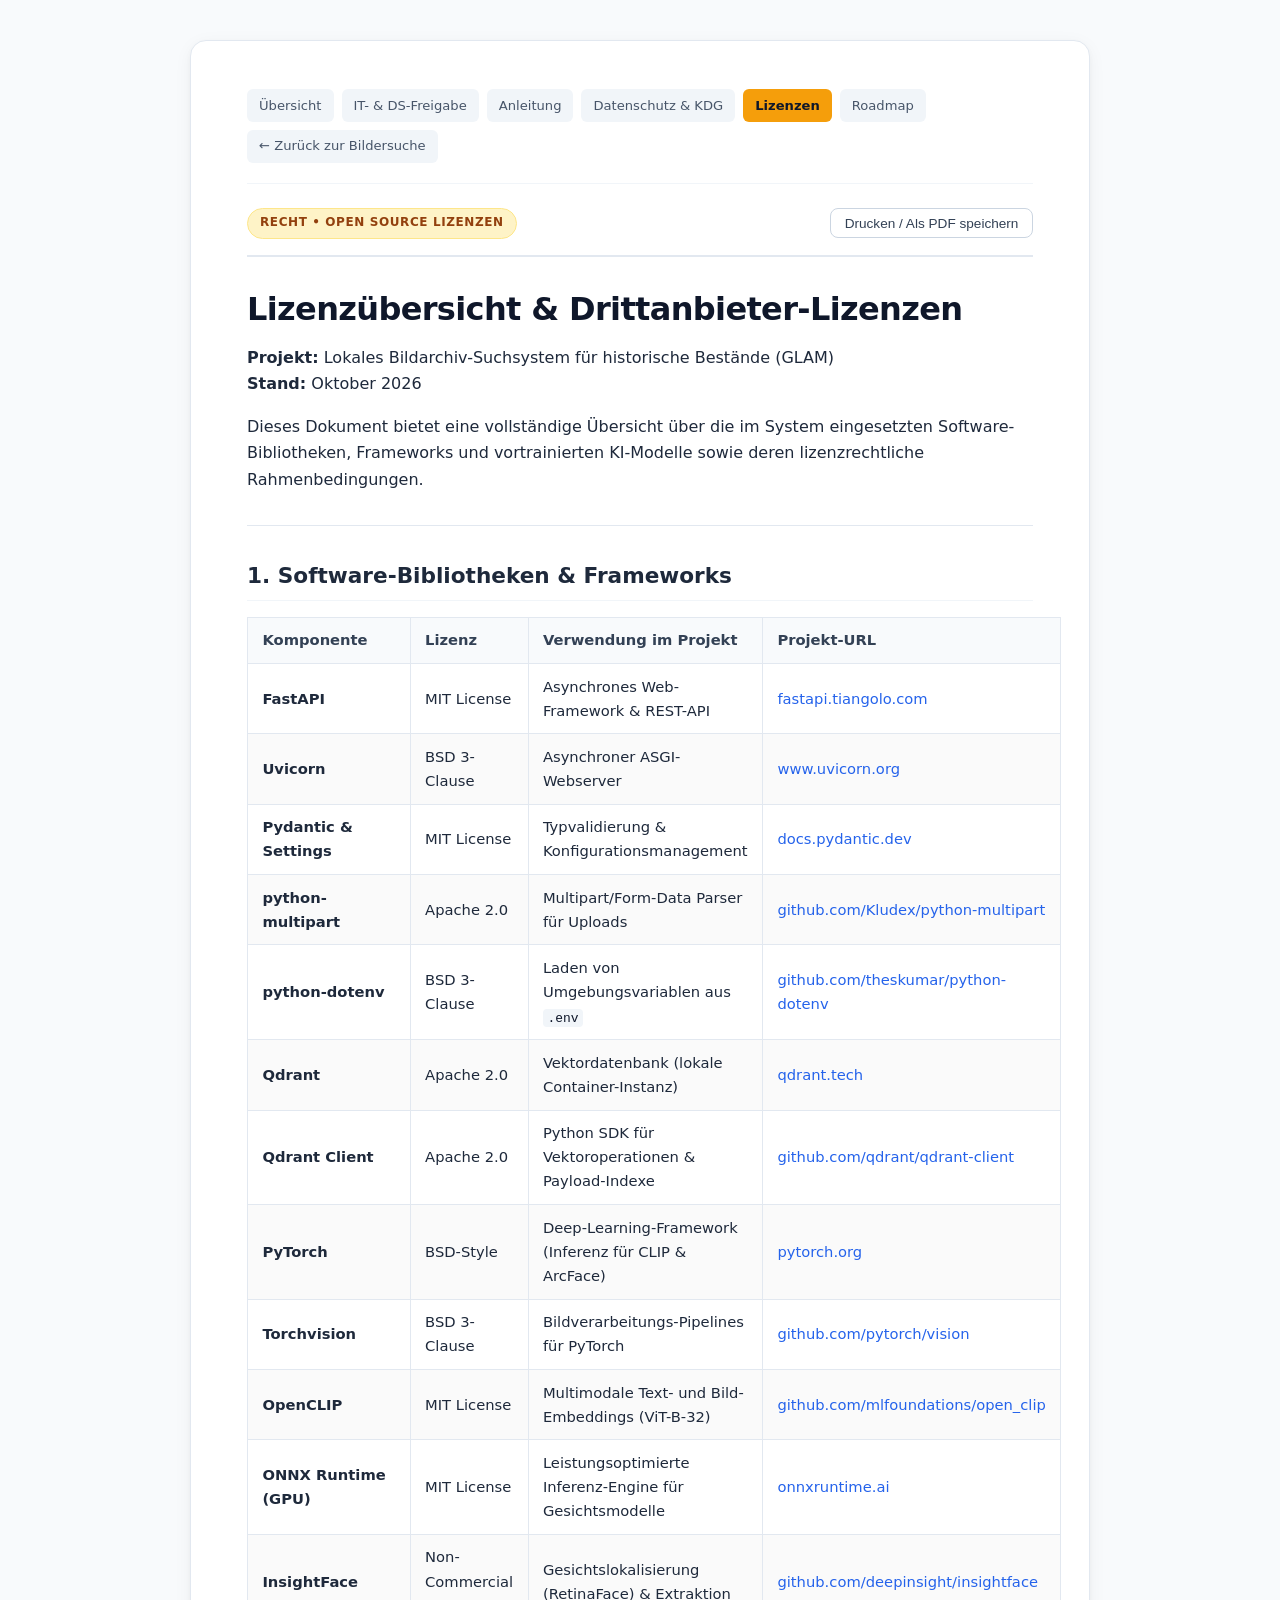
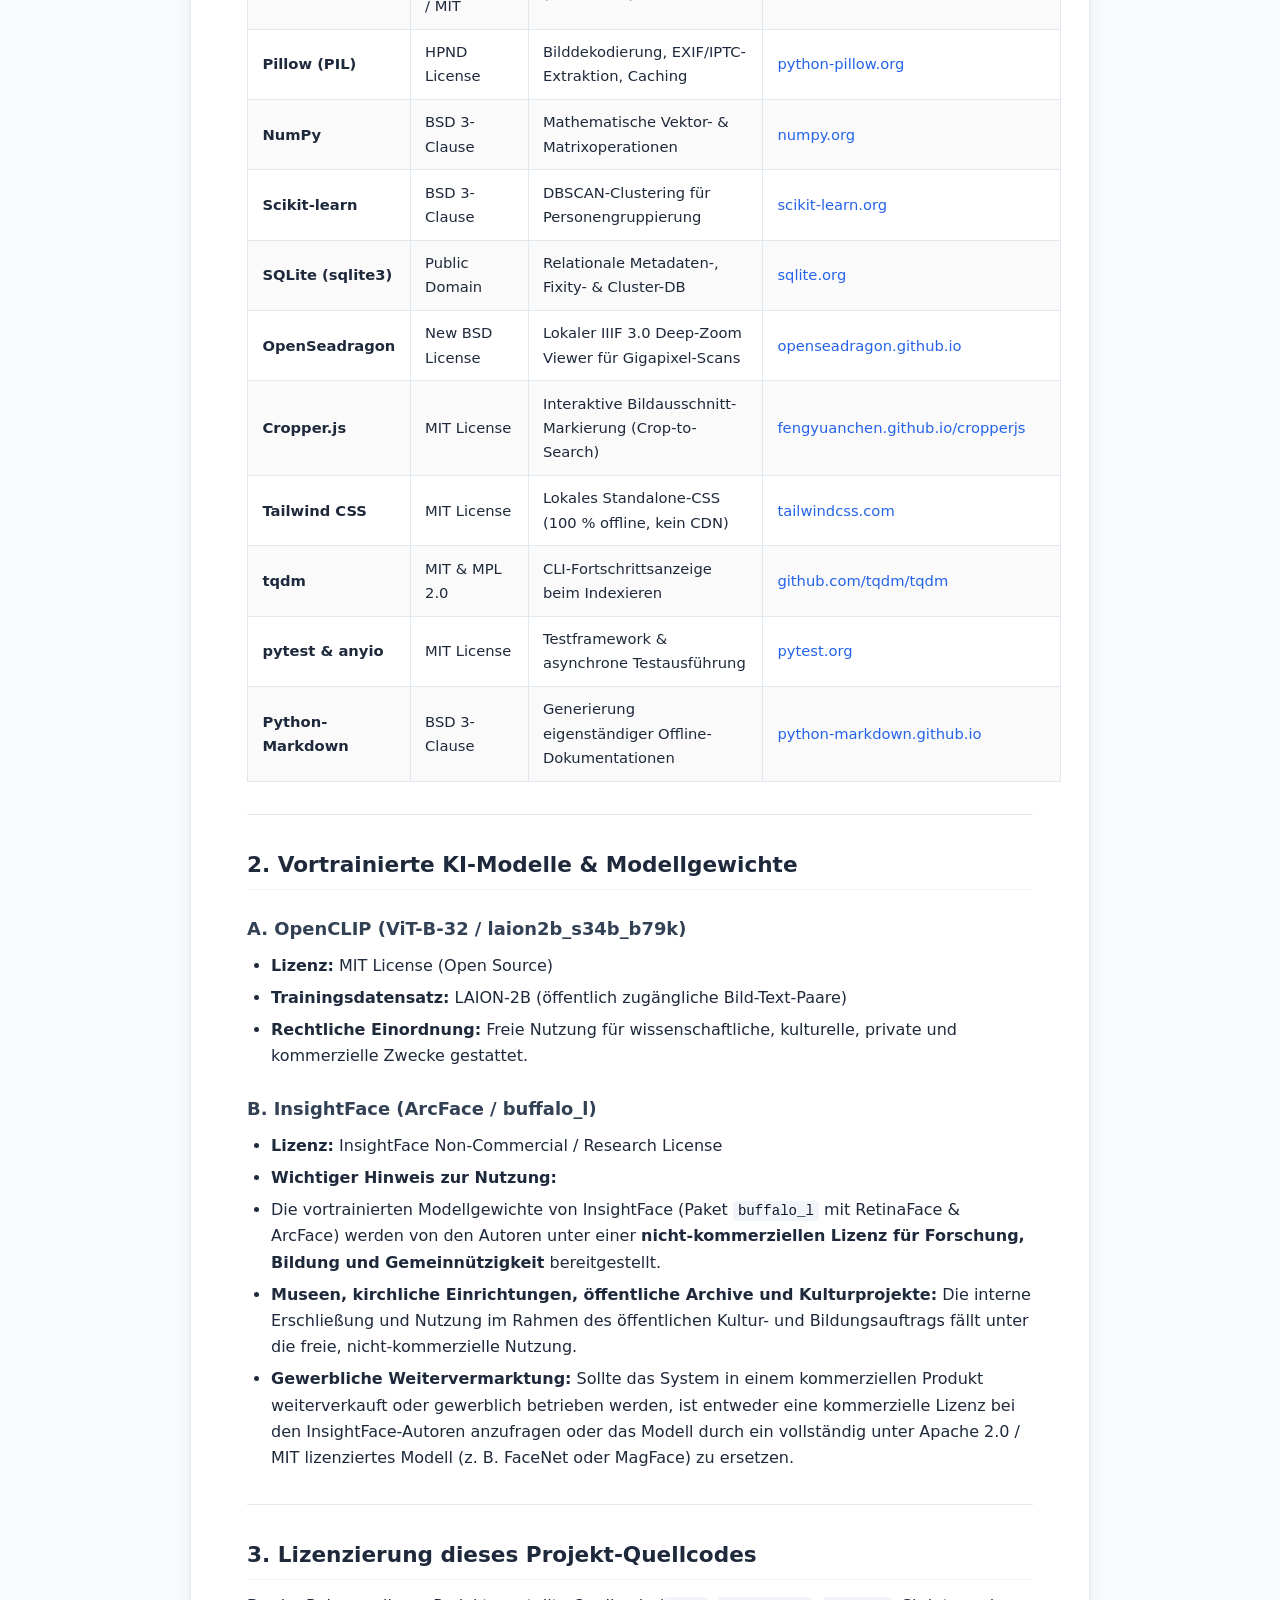
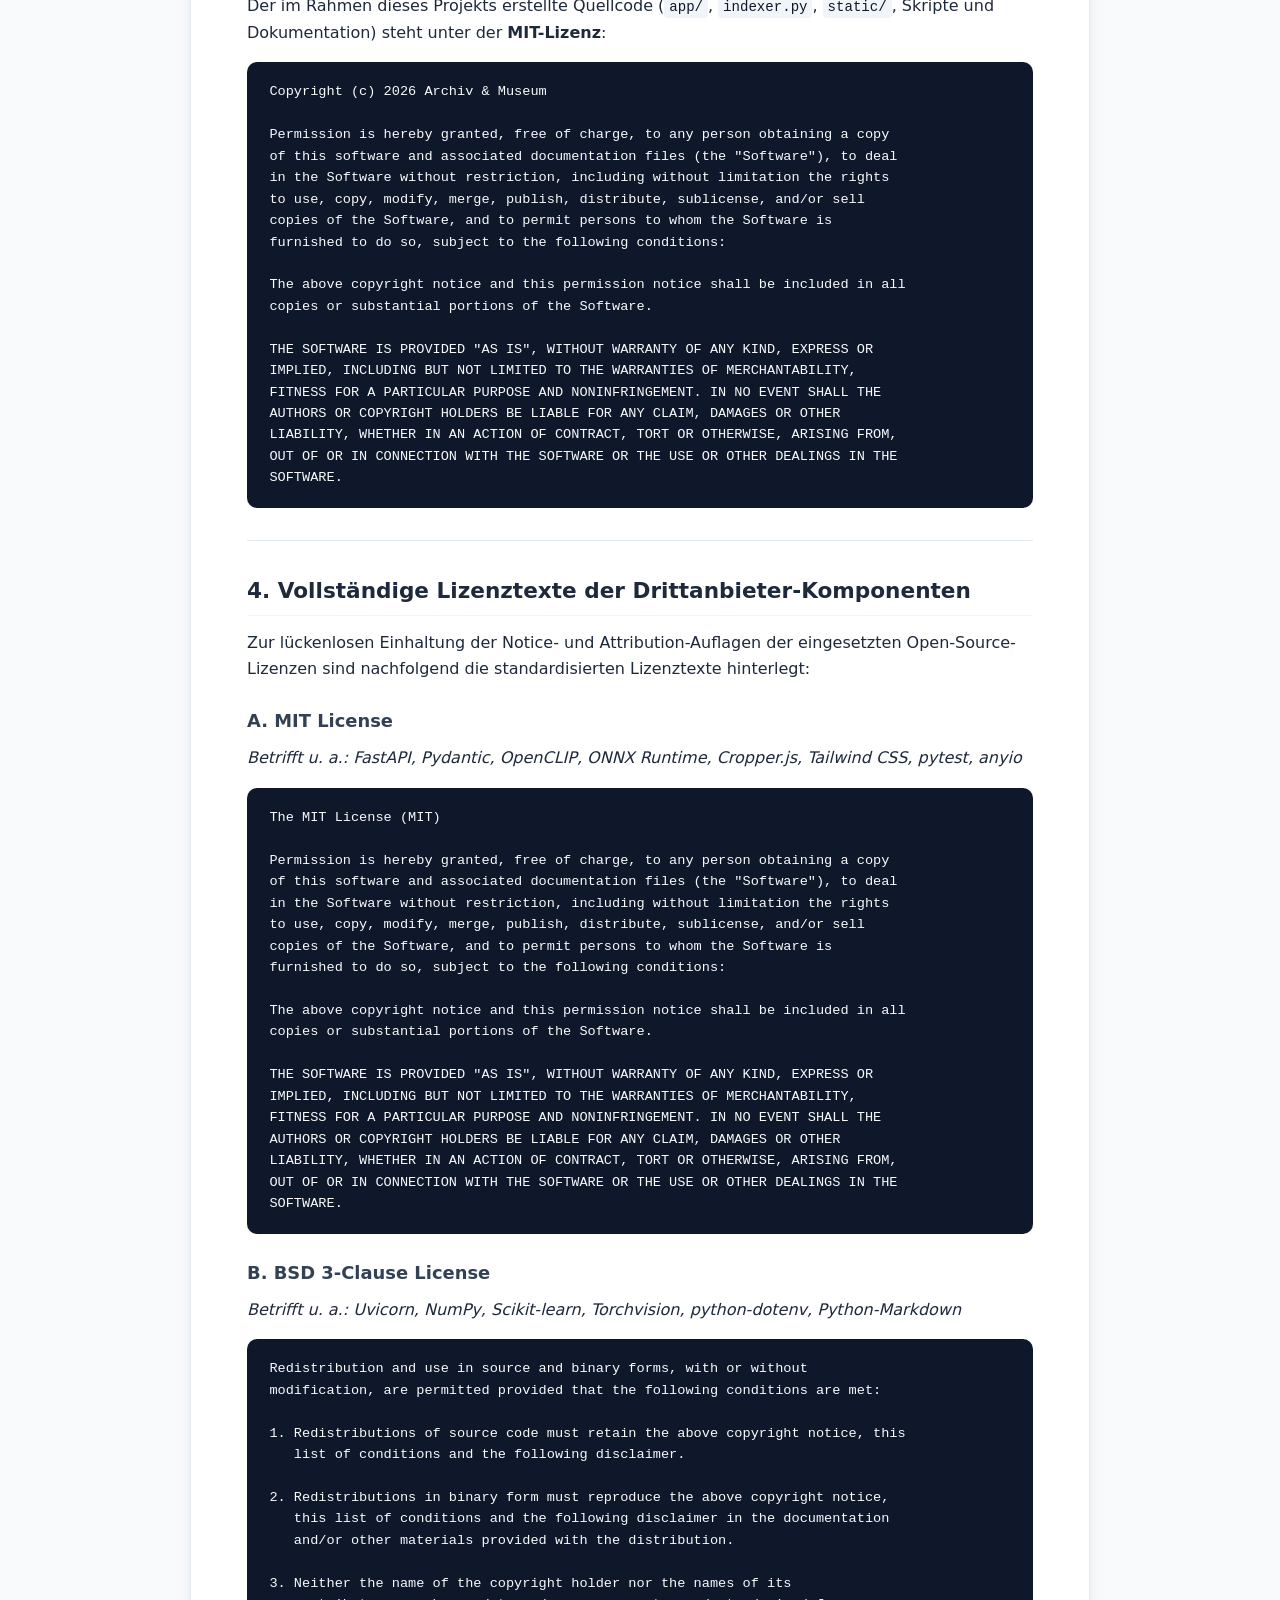
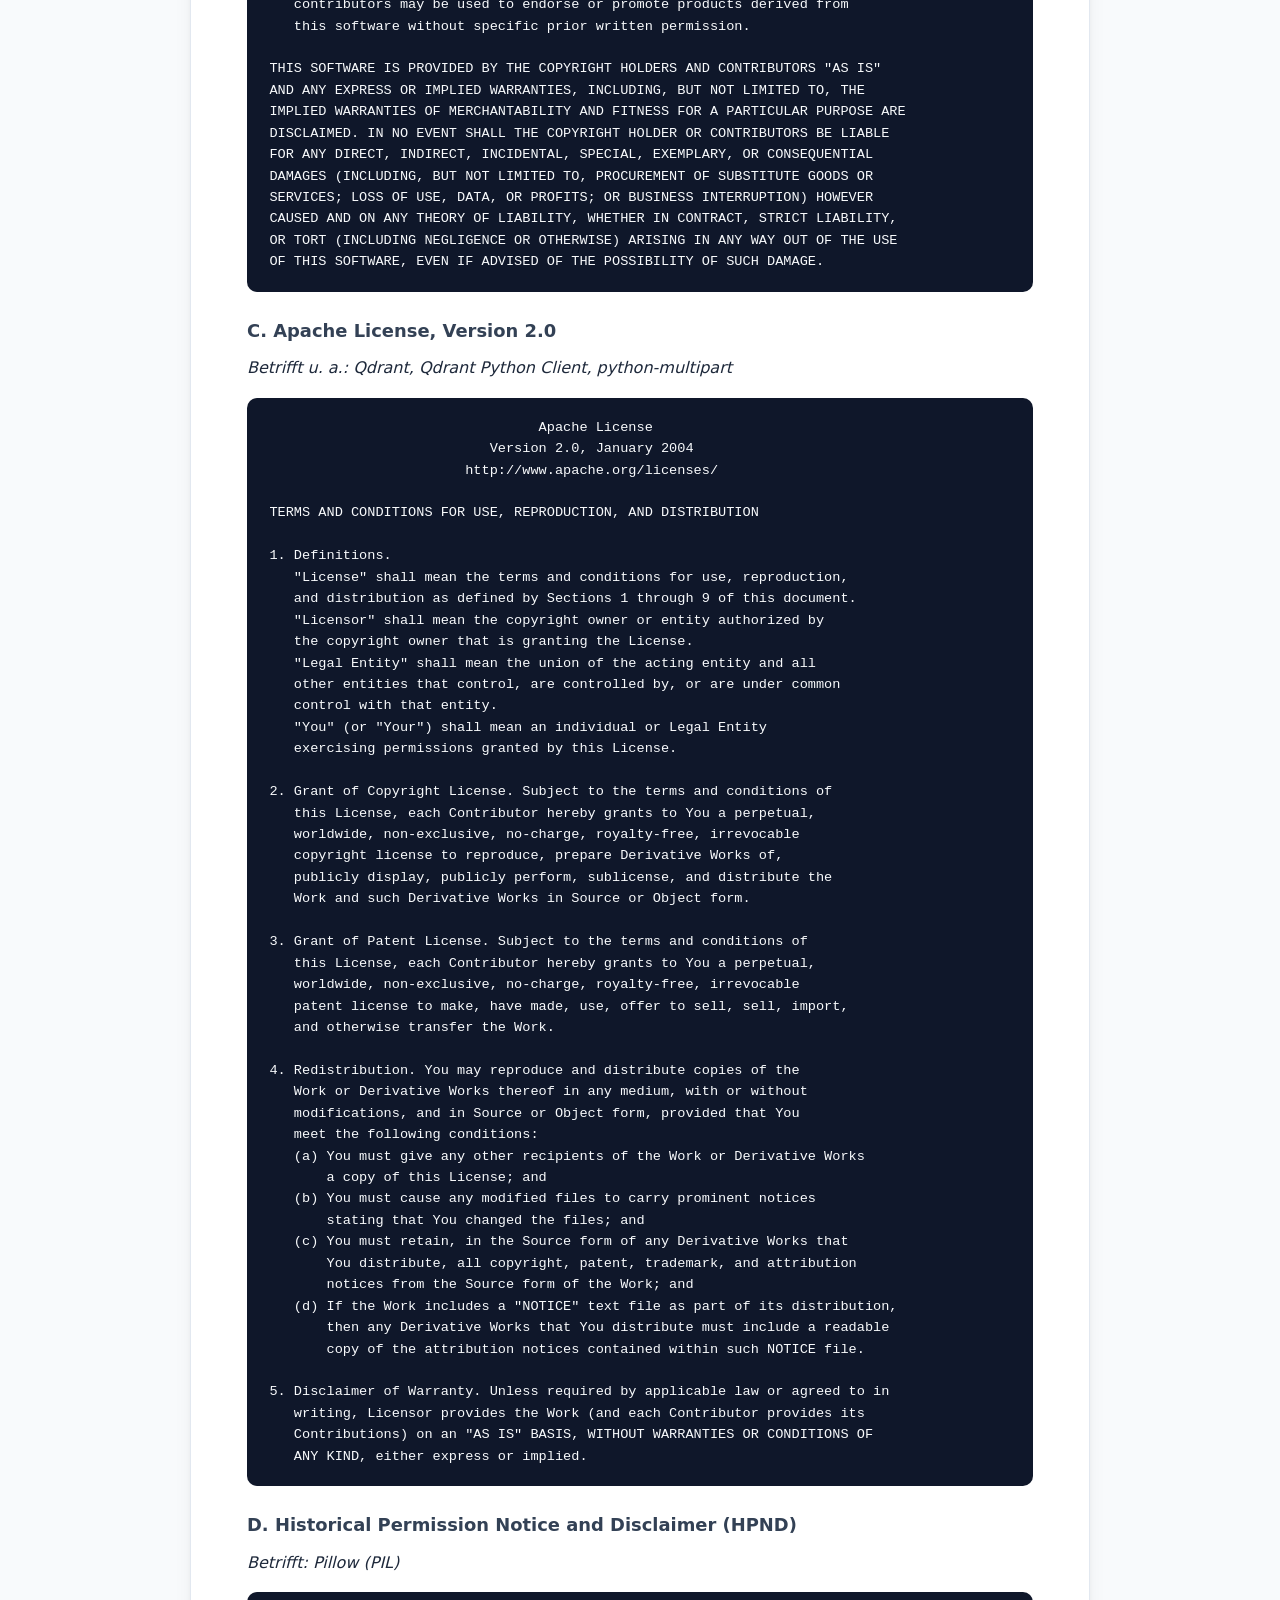
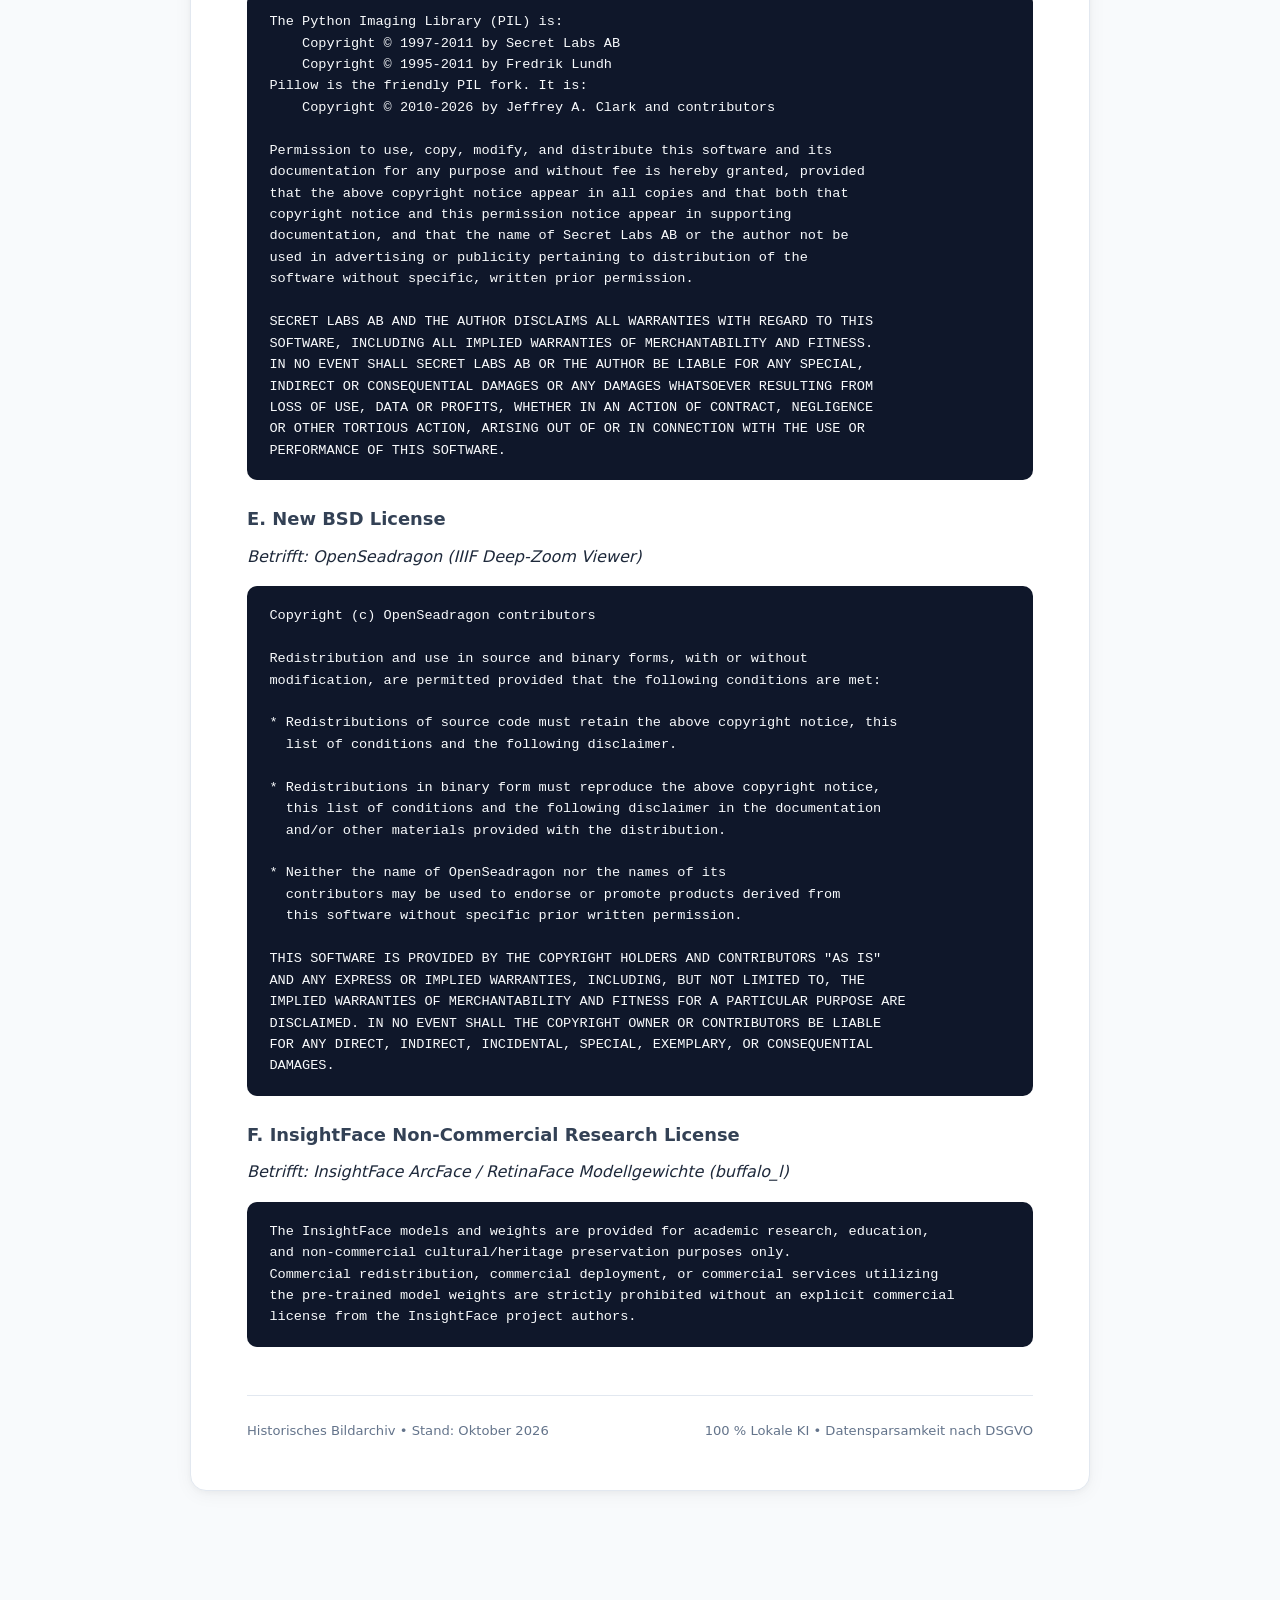
<file: lizenzen.html>
<!DOCTYPE html>
<html lang="de">
<head>
  <meta charset="UTF-8">
  <meta name="viewport" content="width=device-width, initial-scale=1.0">
  <title>Lizenzübersicht & Drittanbieter — Bildarchiv</title>
  <style>
    :root {
      --font-sans: system-ui, -apple-system, BlinkMacSystemFont, "Segoe UI", Roboto, Helvetica, Arial, sans-serif;
      --font-mono: ui-monospace, SFMono-Regular, Menlo, Monaco, Consolas, "Liberation Mono", monospace;
    }
    * { box-sizing: border-box; margin: 0; padding: 0; }
    body {
      font-family: var(--font-sans);
      color: #1e293b;
      background: #f8fafc;
      line-height: 1.65;
      padding: 2.5rem 1rem;
    }
    .container {
      max-width: 900px;
      margin: 0 auto;
      background: #ffffff;
      padding: 3rem 3.5rem;
      border-radius: 16px;
      box-shadow: 0 4px 20px -2px rgba(0, 0, 0, 0.06), 0 2px 6px -1px rgba(0, 0, 0, 0.04);
      border: 1px solid #e2e8f0;
    }
    .doc-nav {
      display: flex;
      flex-wrap: wrap;
      gap: 0.5rem;
      padding-bottom: 1.25rem;
      margin-bottom: 1.5rem;
      border-bottom: 1px solid #f1f5f9;
      font-size: 0.82rem;
    }
    .doc-nav a {
      padding: 0.35rem 0.75rem;
      border-radius: 6px;
      background: #f1f5f9;
      color: #475569;
      text-decoration: none;
      font-weight: 500;
      transition: all 0.15s;
    }
    .doc-nav a:hover {
      background: #e2e8f0;
      color: #0f172a;
    }
    .doc-nav a.active {
      background: #f59e0b;
      color: #0f172a;
      font-weight: 600;
    }
    .doc-header {
      display: flex;
      justify-content: space-between;
      align-items: center;
      border-bottom: 2px solid #e2e8f0;
      padding-bottom: 1rem;
      margin-bottom: 2rem;
    }
    .badge {
      display: inline-block;
      font-size: 0.75rem;
      font-weight: 600;
      text-transform: uppercase;
      letter-spacing: 0.05em;
      padding: 0.3rem 0.75rem;
      border-radius: 9999px;
      background: #fef3c7;
      color: #92400e;
      border: 1px solid #fde68a;
    }
    .print-btn {
      font-size: 0.85rem;
      padding: 0.4rem 0.85rem;
      border: 1px solid #cbd5e1;
      border-radius: 8px;
      background: #ffffff;
      color: #334155;
      cursor: pointer;
      font-weight: 500;
      transition: all 0.15s;
    }
    .print-btn:hover {
      background: #f8fafc;
      border-color: #94a3b8;
    }
    h1 { font-size: 2rem; font-weight: 700; color: #0f172a; margin-bottom: 1rem; letter-spacing: -0.02em; line-height: 1.25; }
    h2 { font-size: 1.35rem; font-weight: 600; color: #1e293b; margin-top: 2rem; margin-bottom: 0.85rem; padding-bottom: 0.4rem; border-bottom: 1px solid #f1f5f9; }
    h3 { font-size: 1.12rem; font-weight: 600; color: #334155; margin-top: 1.5rem; margin-bottom: 0.6rem; }
    p { margin-bottom: 1rem; }
    ul, ol { margin-bottom: 1.25rem; padding-left: 1.5rem; }
    li { margin-bottom: 0.35rem; }
    code {
      font-family: var(--font-mono);
      font-size: 0.88em;
      background: #f1f5f9;
      color: #0f172a;
      padding: 0.15em 0.35em;
      border-radius: 4px;
    }
    pre {
      background: #0f172a;
      color: #f8fafc;
      padding: 1.2rem 1.4rem;
      border-radius: 10px;
      overflow-x: auto;
      margin-bottom: 1.25rem;
    }
    pre code {
      background: transparent;
      color: inherit;
      padding: 0;
      font-size: 0.85rem;
      line-height: 1.5;
    }
    table {
      width: 100%;
      border-collapse: collapse;
      margin-top: 1rem;
      margin-bottom: 1.5rem;
      font-size: 0.92rem;
    }
    th, td {
      padding: 0.65rem 0.9rem;
      border: 1px solid #e2e8f0;
      text-align: left;
    }
    th {
      background: #f8fafc;
      font-weight: 600;
      color: #334155;
    }
    tr:nth-child(even) { background: #fafafa; }
    blockquote {
      border-left: 4px solid #f59e0b;
      background: #fffbeb;
      padding: 0.85rem 1.15rem;
      margin: 1.25rem 0;
      border-radius: 0 8px 8px 0;
      font-size: 0.92rem;
      color: #78350f;
    }
    hr {
      border: 0;
      height: 1px;
      background: #e2e8f0;
      margin: 2rem 0;
    }
    a {
      color: #2563eb;
      text-decoration: none;
    }
    a:hover { text-decoration: underline; }
    footer {
      margin-top: 3rem;
      padding-top: 1.5rem;
      border-top: 1px solid #e2e8f0;
      font-size: 0.82rem;
      color: #64748b;
      display: flex;
      justify-content: space-between;
      align-items: center;
      flex-wrap: wrap;
      gap: 0.75rem;
    }
    @media print {
      body { background: #ffffff; padding: 0; }
      .container { border: none; box-shadow: none; padding: 0; max-width: 100%; }
      .doc-nav, .doc-header button, footer { display: none; }
      pre, code { background: #f8fafc !important; color: #000000 !important; border: 1px solid #cbd5e1; }
    }
    @media (max-width: 640px) {
      .container { padding: 1.5rem; }
      h1 { font-size: 1.5rem; }
    }
  </style>
</head>
<body>
  <div class="container">
    <nav class="doc-nav">
      <a href="README.html">Übersicht</a>
      <a href="freigabe_it_datenschutz.html">IT- & DS-Freigabe</a>
      <a href="anleitung.html">Anleitung</a>
      <a href="datenschutz.html">Datenschutz & KDG</a>
      <a href="lizenzen.html" class="active">Lizenzen</a>
      <a href="todo.html">Roadmap</a>
      <a href="/">← Zurück zur Bildersuche</a>
    </nav>
    <div class="doc-header">
      <span class="badge">Recht • Open Source Lizenzen</span>
      <button class="print-btn" onclick="window.print()">Drucken / Als PDF speichern</button>
    </div>
    <article>
<h1 id="lizenzubersicht-drittanbieter-lizenzen">Lizenzübersicht &amp; Drittanbieter-Lizenzen</h1>
<p><strong>Projekt:</strong> Lokales Bildarchiv-Suchsystem für historische Bestände (GLAM)<br />
<strong>Stand:</strong> Oktober 2026</p>
<p>Dieses Dokument bietet eine vollständige Übersicht über die im System eingesetzten Software-Bibliotheken, Frameworks und vortrainierten KI-Modelle sowie deren lizenzrechtliche Rahmenbedingungen.</p>
<hr />
<h2 id="1-software-bibliotheken-frameworks">1. Software-Bibliotheken &amp; Frameworks</h2>
<table>
<thead>
<tr>
<th style="text-align: left;">Komponente</th>
<th style="text-align: left;">Lizenz</th>
<th style="text-align: left;">Verwendung im Projekt</th>
<th style="text-align: left;">Projekt-URL</th>
</tr>
</thead>
<tbody>
<tr>
<td style="text-align: left;"><strong>FastAPI</strong></td>
<td style="text-align: left;">MIT License</td>
<td style="text-align: left;">Asynchrones Web-Framework &amp; REST-API</td>
<td style="text-align: left;"><a href="https://fastapi.tiangolo.com/">fastapi.tiangolo.com</a></td>
</tr>
<tr>
<td style="text-align: left;"><strong>Uvicorn</strong></td>
<td style="text-align: left;">BSD 3-Clause</td>
<td style="text-align: left;">Asynchroner ASGI-Webserver</td>
<td style="text-align: left;"><a href="https://www.uvicorn.org/">www.uvicorn.org</a></td>
</tr>
<tr>
<td style="text-align: left;"><strong>Pydantic &amp; Settings</strong></td>
<td style="text-align: left;">MIT License</td>
<td style="text-align: left;">Typvalidierung &amp; Konfigurationsmanagement</td>
<td style="text-align: left;"><a href="https://docs.pydantic.dev/">docs.pydantic.dev</a></td>
</tr>
<tr>
<td style="text-align: left;"><strong>python-multipart</strong></td>
<td style="text-align: left;">Apache 2.0</td>
<td style="text-align: left;">Multipart/Form-Data Parser für Uploads</td>
<td style="text-align: left;"><a href="https://github.com/Kludex/python-multipart">github.com/Kludex/python-multipart</a></td>
</tr>
<tr>
<td style="text-align: left;"><strong>python-dotenv</strong></td>
<td style="text-align: left;">BSD 3-Clause</td>
<td style="text-align: left;">Laden von Umgebungsvariablen aus <code>.env</code></td>
<td style="text-align: left;"><a href="https://github.com/theskumar/python-dotenv">github.com/theskumar/python-dotenv</a></td>
</tr>
<tr>
<td style="text-align: left;"><strong>Qdrant</strong></td>
<td style="text-align: left;">Apache 2.0</td>
<td style="text-align: left;">Vektordatenbank (lokale Container-Instanz)</td>
<td style="text-align: left;"><a href="https://qdrant.tech/">qdrant.tech</a></td>
</tr>
<tr>
<td style="text-align: left;"><strong>Qdrant Client</strong></td>
<td style="text-align: left;">Apache 2.0</td>
<td style="text-align: left;">Python SDK für Vektoroperationen &amp; Payload-Indexe</td>
<td style="text-align: left;"><a href="https://github.com/qdrant/qdrant-client">github.com/qdrant/qdrant-client</a></td>
</tr>
<tr>
<td style="text-align: left;"><strong>PyTorch</strong></td>
<td style="text-align: left;">BSD-Style</td>
<td style="text-align: left;">Deep-Learning-Framework (Inferenz für CLIP &amp; ArcFace)</td>
<td style="text-align: left;"><a href="https://pytorch.org/">pytorch.org</a></td>
</tr>
<tr>
<td style="text-align: left;"><strong>Torchvision</strong></td>
<td style="text-align: left;">BSD 3-Clause</td>
<td style="text-align: left;">Bildverarbeitungs-Pipelines für PyTorch</td>
<td style="text-align: left;"><a href="https://github.com/pytorch/vision">github.com/pytorch/vision</a></td>
</tr>
<tr>
<td style="text-align: left;"><strong>OpenCLIP</strong></td>
<td style="text-align: left;">MIT License</td>
<td style="text-align: left;">Multimodale Text- und Bild-Embeddings (ViT-B-32)</td>
<td style="text-align: left;"><a href="https://github.com/mlfoundations/open_clip">github.com/mlfoundations/open_clip</a></td>
</tr>
<tr>
<td style="text-align: left;"><strong>ONNX Runtime (GPU)</strong></td>
<td style="text-align: left;">MIT License</td>
<td style="text-align: left;">Leistungsoptimierte Inferenz-Engine für Gesichtsmodelle</td>
<td style="text-align: left;"><a href="https://onnxruntime.ai/">onnxruntime.ai</a></td>
</tr>
<tr>
<td style="text-align: left;"><strong>InsightFace</strong></td>
<td style="text-align: left;">Non-Commercial / MIT</td>
<td style="text-align: left;">Gesichtslokalisierung (RetinaFace) &amp; Extraktion</td>
<td style="text-align: left;"><a href="https://github.com/deepinsight/insightface">github.com/deepinsight/insightface</a></td>
</tr>
<tr>
<td style="text-align: left;"><strong>Pillow (PIL)</strong></td>
<td style="text-align: left;">HPND License</td>
<td style="text-align: left;">Bilddekodierung, EXIF/IPTC-Extraktion, Caching</td>
<td style="text-align: left;"><a href="https://python-pillow.org/">python-pillow.org</a></td>
</tr>
<tr>
<td style="text-align: left;"><strong>NumPy</strong></td>
<td style="text-align: left;">BSD 3-Clause</td>
<td style="text-align: left;">Mathematische Vektor- &amp; Matrixoperationen</td>
<td style="text-align: left;"><a href="https://numpy.org/">numpy.org</a></td>
</tr>
<tr>
<td style="text-align: left;"><strong>Scikit-learn</strong></td>
<td style="text-align: left;">BSD 3-Clause</td>
<td style="text-align: left;">DBSCAN-Clustering für Personengruppierung</td>
<td style="text-align: left;"><a href="https://scikit-learn.org/">scikit-learn.org</a></td>
</tr>
<tr>
<td style="text-align: left;"><strong>SQLite (sqlite3)</strong></td>
<td style="text-align: left;">Public Domain</td>
<td style="text-align: left;">Relationale Metadaten-, Fixity- &amp; Cluster-DB</td>
<td style="text-align: left;"><a href="https://sqlite.org/">sqlite.org</a></td>
</tr>
<tr>
<td style="text-align: left;"><strong>OpenSeadragon</strong></td>
<td style="text-align: left;">New BSD License</td>
<td style="text-align: left;">Lokaler IIIF 3.0 Deep-Zoom Viewer für Gigapixel-Scans</td>
<td style="text-align: left;"><a href="https://openseadragon.github.io/">openseadragon.github.io</a></td>
</tr>
<tr>
<td style="text-align: left;"><strong>Cropper.js</strong></td>
<td style="text-align: left;">MIT License</td>
<td style="text-align: left;">Interaktive Bildausschnitt-Markierung (Crop-to-Search)</td>
<td style="text-align: left;"><a href="https://fengyuanchen.github.io/cropperjs/">fengyuanchen.github.io/cropperjs</a></td>
</tr>
<tr>
<td style="text-align: left;"><strong>Tailwind CSS</strong></td>
<td style="text-align: left;">MIT License</td>
<td style="text-align: left;">Lokales Standalone-CSS (100 % offline, kein CDN)</td>
<td style="text-align: left;"><a href="https://tailwindcss.com/">tailwindcss.com</a></td>
</tr>
<tr>
<td style="text-align: left;"><strong>tqdm</strong></td>
<td style="text-align: left;">MIT &amp; MPL 2.0</td>
<td style="text-align: left;">CLI-Fortschrittsanzeige beim Indexieren</td>
<td style="text-align: left;"><a href="https://github.com/tqdm/tqdm">github.com/tqdm/tqdm</a></td>
</tr>
<tr>
<td style="text-align: left;"><strong>pytest &amp; anyio</strong></td>
<td style="text-align: left;">MIT License</td>
<td style="text-align: left;">Testframework &amp; asynchrone Testausführung</td>
<td style="text-align: left;"><a href="https://pytest.org/">pytest.org</a></td>
</tr>
<tr>
<td style="text-align: left;"><strong>Python-Markdown</strong></td>
<td style="text-align: left;">BSD 3-Clause</td>
<td style="text-align: left;">Generierung eigenständiger Offline-Dokumentationen</td>
<td style="text-align: left;"><a href="https://python-markdown.github.io/">python-markdown.github.io</a></td>
</tr>
</tbody>
</table>
<hr />
<h2 id="2-vortrainierte-ki-modelle-modellgewichte">2. Vortrainierte KI-Modelle &amp; Modellgewichte</h2>
<h3 id="a-openclip-vit-b-32-laion2b_s34b_b79k">A. OpenCLIP (ViT-B-32 / laion2b_s34b_b79k)</h3>
<ul>
<li><strong>Lizenz:</strong> MIT License (Open Source)</li>
<li><strong>Trainingsdatensatz:</strong> LAION-2B (öffentlich zugängliche Bild-Text-Paare)</li>
<li><strong>Rechtliche Einordnung:</strong> Freie Nutzung für wissenschaftliche, kulturelle, private und kommerzielle Zwecke gestattet.</li>
</ul>
<h3 id="b-insightface-arcface-buffalo_l">B. InsightFace (ArcFace / buffalo_l)</h3>
<ul>
<li><strong>Lizenz:</strong> InsightFace Non-Commercial / Research License</li>
<li><strong>Wichtiger Hinweis zur Nutzung:</strong></li>
<li>Die vortrainierten Modellgewichte von InsightFace (Paket <code>buffalo_l</code> mit RetinaFace &amp; ArcFace) werden von den Autoren unter einer <strong>nicht-kommerziellen Lizenz für Forschung, Bildung und Gemeinnützigkeit</strong> bereitgestellt.</li>
<li><strong>Museen, kirchliche Einrichtungen, öffentliche Archive und Kulturprojekte:</strong> Die interne Erschließung und Nutzung im Rahmen des öffentlichen Kultur- und Bildungsauftrags fällt unter die freie, nicht-kommerzielle Nutzung.</li>
<li><strong>Gewerbliche Weitervermarktung:</strong> Sollte das System in einem kommerziellen Produkt weiterverkauft oder gewerblich betrieben werden, ist entweder eine kommerzielle Lizenz bei den InsightFace-Autoren anzufragen oder das Modell durch ein vollständig unter Apache 2.0 / MIT lizenziertes Modell (z. B. FaceNet oder MagFace) zu ersetzen.</li>
</ul>
<hr />
<h2 id="3-lizenzierung-dieses-projekt-quellcodes">3. Lizenzierung dieses Projekt-Quellcodes</h2>
<p>Der im Rahmen dieses Projekts erstellte Quellcode (<code>app/</code>, <code>indexer.py</code>, <code>static/</code>, Skripte und Dokumentation) steht unter der <strong>MIT-Lizenz</strong>:</p>
<pre><code class="language-text">Copyright (c) 2026 Archiv &amp; Museum

Permission is hereby granted, free of charge, to any person obtaining a copy
of this software and associated documentation files (the &quot;Software&quot;), to deal
in the Software without restriction, including without limitation the rights
to use, copy, modify, merge, publish, distribute, sublicense, and/or sell
copies of the Software, and to permit persons to whom the Software is
furnished to do so, subject to the following conditions:

The above copyright notice and this permission notice shall be included in all
copies or substantial portions of the Software.

THE SOFTWARE IS PROVIDED &quot;AS IS&quot;, WITHOUT WARRANTY OF ANY KIND, EXPRESS OR
IMPLIED, INCLUDING BUT NOT LIMITED TO THE WARRANTIES OF MERCHANTABILITY,
FITNESS FOR A PARTICULAR PURPOSE AND NONINFRINGEMENT. IN NO EVENT SHALL THE
AUTHORS OR COPYRIGHT HOLDERS BE LIABLE FOR ANY CLAIM, DAMAGES OR OTHER
LIABILITY, WHETHER IN AN ACTION OF CONTRACT, TORT OR OTHERWISE, ARISING FROM,
OUT OF OR IN CONNECTION WITH THE SOFTWARE OR THE USE OR OTHER DEALINGS IN THE
SOFTWARE.
</code></pre>
<hr />
<h2 id="4-vollstandige-lizenztexte-der-drittanbieter-komponenten">4. Vollständige Lizenztexte der Drittanbieter-Komponenten</h2>
<p>Zur lückenlosen Einhaltung der Notice- und Attribution-Auflagen der eingesetzten Open-Source-Lizenzen sind nachfolgend die standardisierten Lizenztexte hinterlegt:</p>
<h3 id="a-mit-license">A. MIT License</h3>
<p><em>Betrifft u. a.: FastAPI, Pydantic, OpenCLIP, ONNX Runtime, Cropper.js, Tailwind CSS, pytest, anyio</em></p>
<pre><code class="language-text">The MIT License (MIT)

Permission is hereby granted, free of charge, to any person obtaining a copy
of this software and associated documentation files (the &quot;Software&quot;), to deal
in the Software without restriction, including without limitation the rights
to use, copy, modify, merge, publish, distribute, sublicense, and/or sell
copies of the Software, and to permit persons to whom the Software is
furnished to do so, subject to the following conditions:

The above copyright notice and this permission notice shall be included in all
copies or substantial portions of the Software.

THE SOFTWARE IS PROVIDED &quot;AS IS&quot;, WITHOUT WARRANTY OF ANY KIND, EXPRESS OR
IMPLIED, INCLUDING BUT NOT LIMITED TO THE WARRANTIES OF MERCHANTABILITY,
FITNESS FOR A PARTICULAR PURPOSE AND NONINFRINGEMENT. IN NO EVENT SHALL THE
AUTHORS OR COPYRIGHT HOLDERS BE LIABLE FOR ANY CLAIM, DAMAGES OR OTHER
LIABILITY, WHETHER IN AN ACTION OF CONTRACT, TORT OR OTHERWISE, ARISING FROM,
OUT OF OR IN CONNECTION WITH THE SOFTWARE OR THE USE OR OTHER DEALINGS IN THE
SOFTWARE.
</code></pre>
<h3 id="b-bsd-3-clause-license">B. BSD 3-Clause License</h3>
<p><em>Betrifft u. a.: Uvicorn, NumPy, Scikit-learn, Torchvision, python-dotenv, Python-Markdown</em></p>
<pre><code class="language-text">Redistribution and use in source and binary forms, with or without
modification, are permitted provided that the following conditions are met:

1. Redistributions of source code must retain the above copyright notice, this
   list of conditions and the following disclaimer.

2. Redistributions in binary form must reproduce the above copyright notice,
   this list of conditions and the following disclaimer in the documentation
   and/or other materials provided with the distribution.

3. Neither the name of the copyright holder nor the names of its
   contributors may be used to endorse or promote products derived from
   this software without specific prior written permission.

THIS SOFTWARE IS PROVIDED BY THE COPYRIGHT HOLDERS AND CONTRIBUTORS &quot;AS IS&quot;
AND ANY EXPRESS OR IMPLIED WARRANTIES, INCLUDING, BUT NOT LIMITED TO, THE
IMPLIED WARRANTIES OF MERCHANTABILITY AND FITNESS FOR A PARTICULAR PURPOSE ARE
DISCLAIMED. IN NO EVENT SHALL THE COPYRIGHT HOLDER OR CONTRIBUTORS BE LIABLE
FOR ANY DIRECT, INDIRECT, INCIDENTAL, SPECIAL, EXEMPLARY, OR CONSEQUENTIAL
DAMAGES (INCLUDING, BUT NOT LIMITED TO, PROCUREMENT OF SUBSTITUTE GOODS OR
SERVICES; LOSS OF USE, DATA, OR PROFITS; OR BUSINESS INTERRUPTION) HOWEVER
CAUSED AND ON ANY THEORY OF LIABILITY, WHETHER IN CONTRACT, STRICT LIABILITY,
OR TORT (INCLUDING NEGLIGENCE OR OTHERWISE) ARISING IN ANY WAY OUT OF THE USE
OF THIS SOFTWARE, EVEN IF ADVISED OF THE POSSIBILITY OF SUCH DAMAGE.
</code></pre>
<h3 id="c-apache-license-version-20">C. Apache License, Version 2.0</h3>
<p><em>Betrifft u. a.: Qdrant, Qdrant Python Client, python-multipart</em></p>
<pre><code class="language-text">                                 Apache License
                           Version 2.0, January 2004
                        http://www.apache.org/licenses/

TERMS AND CONDITIONS FOR USE, REPRODUCTION, AND DISTRIBUTION

1. Definitions.
   &quot;License&quot; shall mean the terms and conditions for use, reproduction,
   and distribution as defined by Sections 1 through 9 of this document.
   &quot;Licensor&quot; shall mean the copyright owner or entity authorized by
   the copyright owner that is granting the License.
   &quot;Legal Entity&quot; shall mean the union of the acting entity and all
   other entities that control, are controlled by, or are under common
   control with that entity.
   &quot;You&quot; (or &quot;Your&quot;) shall mean an individual or Legal Entity
   exercising permissions granted by this License.

2. Grant of Copyright License. Subject to the terms and conditions of
   this License, each Contributor hereby grants to You a perpetual,
   worldwide, non-exclusive, no-charge, royalty-free, irrevocable
   copyright license to reproduce, prepare Derivative Works of,
   publicly display, publicly perform, sublicense, and distribute the
   Work and such Derivative Works in Source or Object form.

3. Grant of Patent License. Subject to the terms and conditions of
   this License, each Contributor hereby grants to You a perpetual,
   worldwide, non-exclusive, no-charge, royalty-free, irrevocable
   patent license to make, have made, use, offer to sell, sell, import,
   and otherwise transfer the Work.

4. Redistribution. You may reproduce and distribute copies of the
   Work or Derivative Works thereof in any medium, with or without
   modifications, and in Source or Object form, provided that You
   meet the following conditions:
   (a) You must give any other recipients of the Work or Derivative Works
       a copy of this License; and
   (b) You must cause any modified files to carry prominent notices
       stating that You changed the files; and
   (c) You must retain, in the Source form of any Derivative Works that
       You distribute, all copyright, patent, trademark, and attribution
       notices from the Source form of the Work; and
   (d) If the Work includes a &quot;NOTICE&quot; text file as part of its distribution,
       then any Derivative Works that You distribute must include a readable
       copy of the attribution notices contained within such NOTICE file.

5. Disclaimer of Warranty. Unless required by applicable law or agreed to in
   writing, Licensor provides the Work (and each Contributor provides its
   Contributions) on an &quot;AS IS&quot; BASIS, WITHOUT WARRANTIES OR CONDITIONS OF
   ANY KIND, either express or implied.
</code></pre>
<h3 id="d-historical-permission-notice-and-disclaimer-hpnd">D. Historical Permission Notice and Disclaimer (HPND)</h3>
<p><em>Betrifft: Pillow (PIL)</em></p>
<pre><code class="language-text">The Python Imaging Library (PIL) is:
    Copyright © 1997-2011 by Secret Labs AB
    Copyright © 1995-2011 by Fredrik Lundh
Pillow is the friendly PIL fork. It is:
    Copyright © 2010-2026 by Jeffrey A. Clark and contributors

Permission to use, copy, modify, and distribute this software and its
documentation for any purpose and without fee is hereby granted, provided
that the above copyright notice appear in all copies and that both that
copyright notice and this permission notice appear in supporting
documentation, and that the name of Secret Labs AB or the author not be
used in advertising or publicity pertaining to distribution of the
software without specific, written prior permission.

SECRET LABS AB AND THE AUTHOR DISCLAIMS ALL WARRANTIES WITH REGARD TO THIS
SOFTWARE, INCLUDING ALL IMPLIED WARRANTIES OF MERCHANTABILITY AND FITNESS.
IN NO EVENT SHALL SECRET LABS AB OR THE AUTHOR BE LIABLE FOR ANY SPECIAL,
INDIRECT OR CONSEQUENTIAL DAMAGES OR ANY DAMAGES WHATSOEVER RESULTING FROM
LOSS OF USE, DATA OR PROFITS, WHETHER IN AN ACTION OF CONTRACT, NEGLIGENCE
OR OTHER TORTIOUS ACTION, ARISING OUT OF OR IN CONNECTION WITH THE USE OR
PERFORMANCE OF THIS SOFTWARE.
</code></pre>
<h3 id="e-new-bsd-license">E. New BSD License</h3>
<p><em>Betrifft: OpenSeadragon (IIIF Deep-Zoom Viewer)</em></p>
<pre><code class="language-text">Copyright (c) OpenSeadragon contributors

Redistribution and use in source and binary forms, with or without
modification, are permitted provided that the following conditions are met:

* Redistributions of source code must retain the above copyright notice, this
  list of conditions and the following disclaimer.

* Redistributions in binary form must reproduce the above copyright notice,
  this list of conditions and the following disclaimer in the documentation
  and/or other materials provided with the distribution.

* Neither the name of OpenSeadragon nor the names of its
  contributors may be used to endorse or promote products derived from
  this software without specific prior written permission.

THIS SOFTWARE IS PROVIDED BY THE COPYRIGHT HOLDERS AND CONTRIBUTORS &quot;AS IS&quot;
AND ANY EXPRESS OR IMPLIED WARRANTIES, INCLUDING, BUT NOT LIMITED TO, THE
IMPLIED WARRANTIES OF MERCHANTABILITY AND FITNESS FOR A PARTICULAR PURPOSE ARE
DISCLAIMED. IN NO EVENT SHALL THE COPYRIGHT OWNER OR CONTRIBUTORS BE LIABLE
FOR ANY DIRECT, INDIRECT, INCIDENTAL, SPECIAL, EXEMPLARY, OR CONSEQUENTIAL
DAMAGES.
</code></pre>
<h3 id="f-insightface-non-commercial-research-license">F. InsightFace Non-Commercial Research License</h3>
<p><em>Betrifft: InsightFace ArcFace / RetinaFace Modellgewichte (buffalo_l)</em></p>
<pre><code class="language-text">The InsightFace models and weights are provided for academic research, education,
and non-commercial cultural/heritage preservation purposes only.
Commercial redistribution, commercial deployment, or commercial services utilizing
the pre-trained model weights are strictly prohibited without an explicit commercial
license from the InsightFace project authors.
</code></pre>
    </article>
    <footer>
      <span>Historisches Bildarchiv &bull; Stand: Oktober 2026</span>
      <span>100 % Lokale KI &bull; Datensparsamkeit nach DSGVO</span>
    </footer>
  </div>
</body>
</html>
</file>
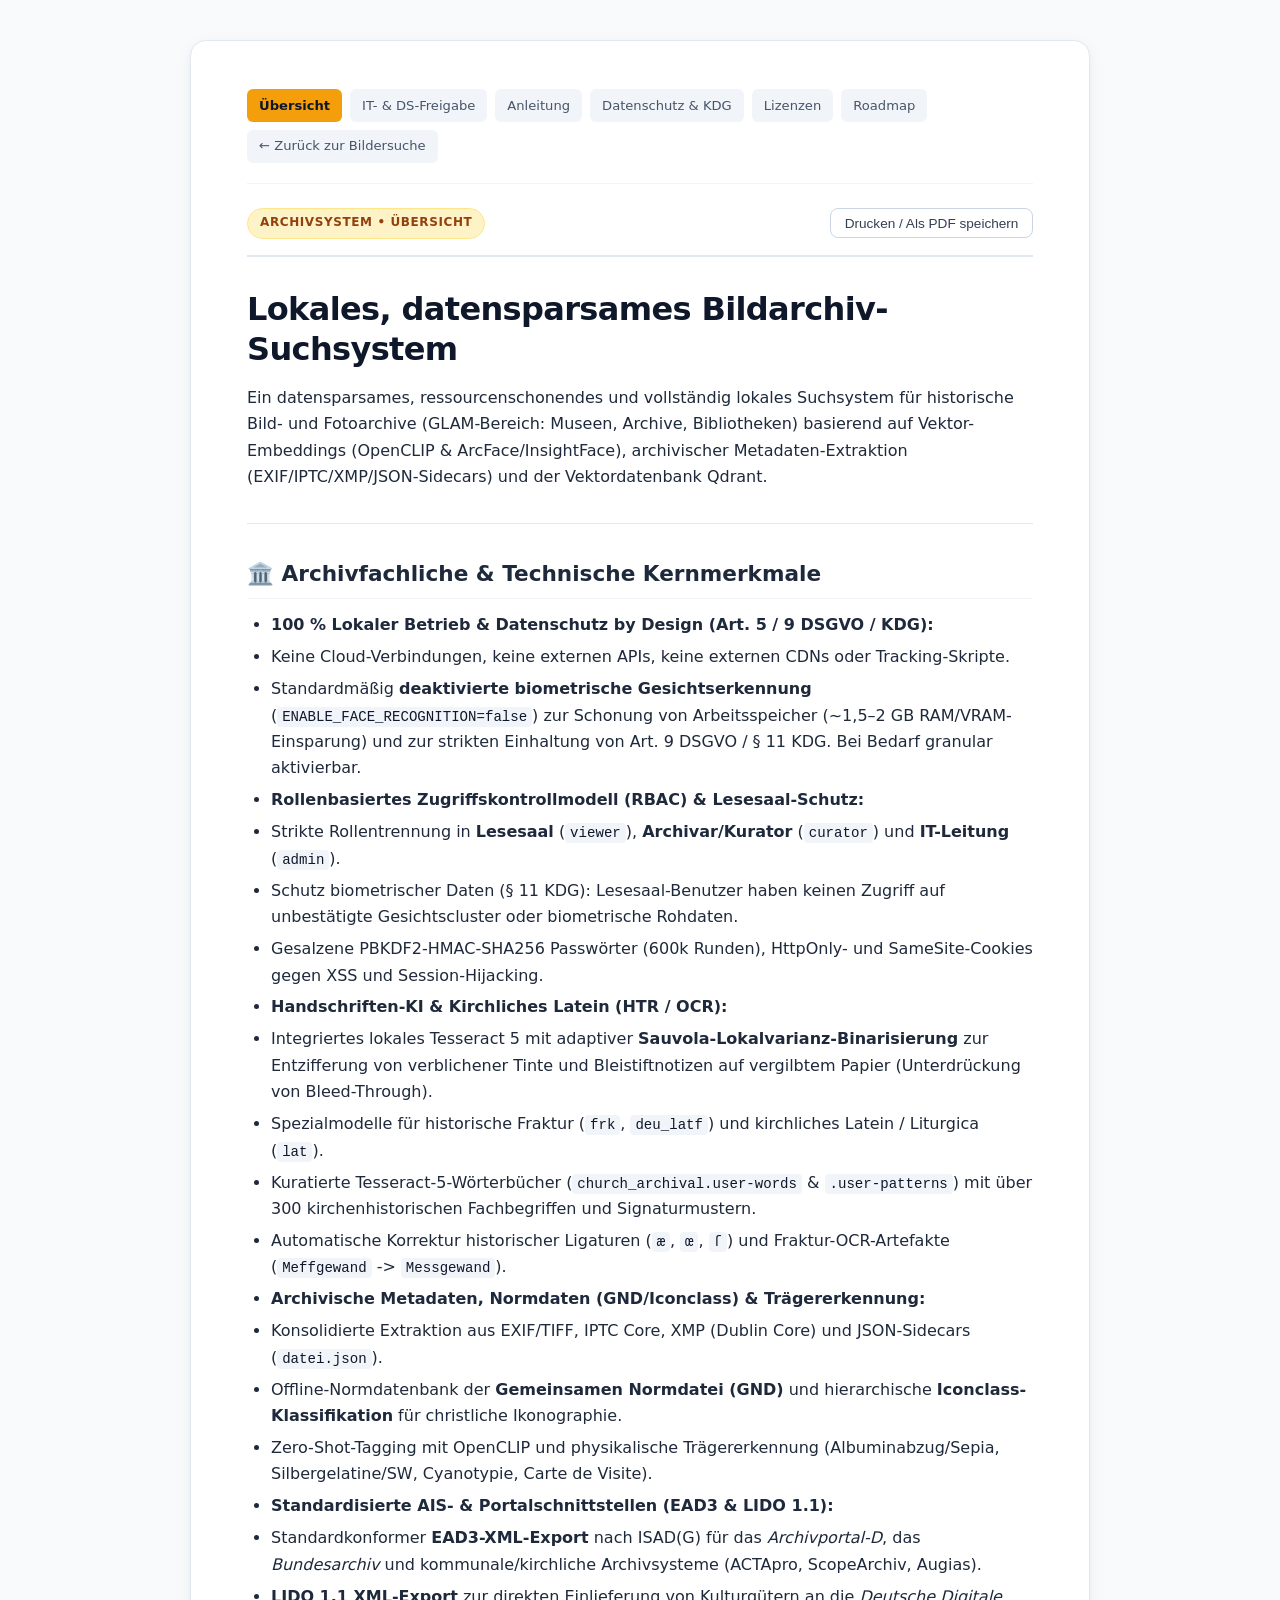
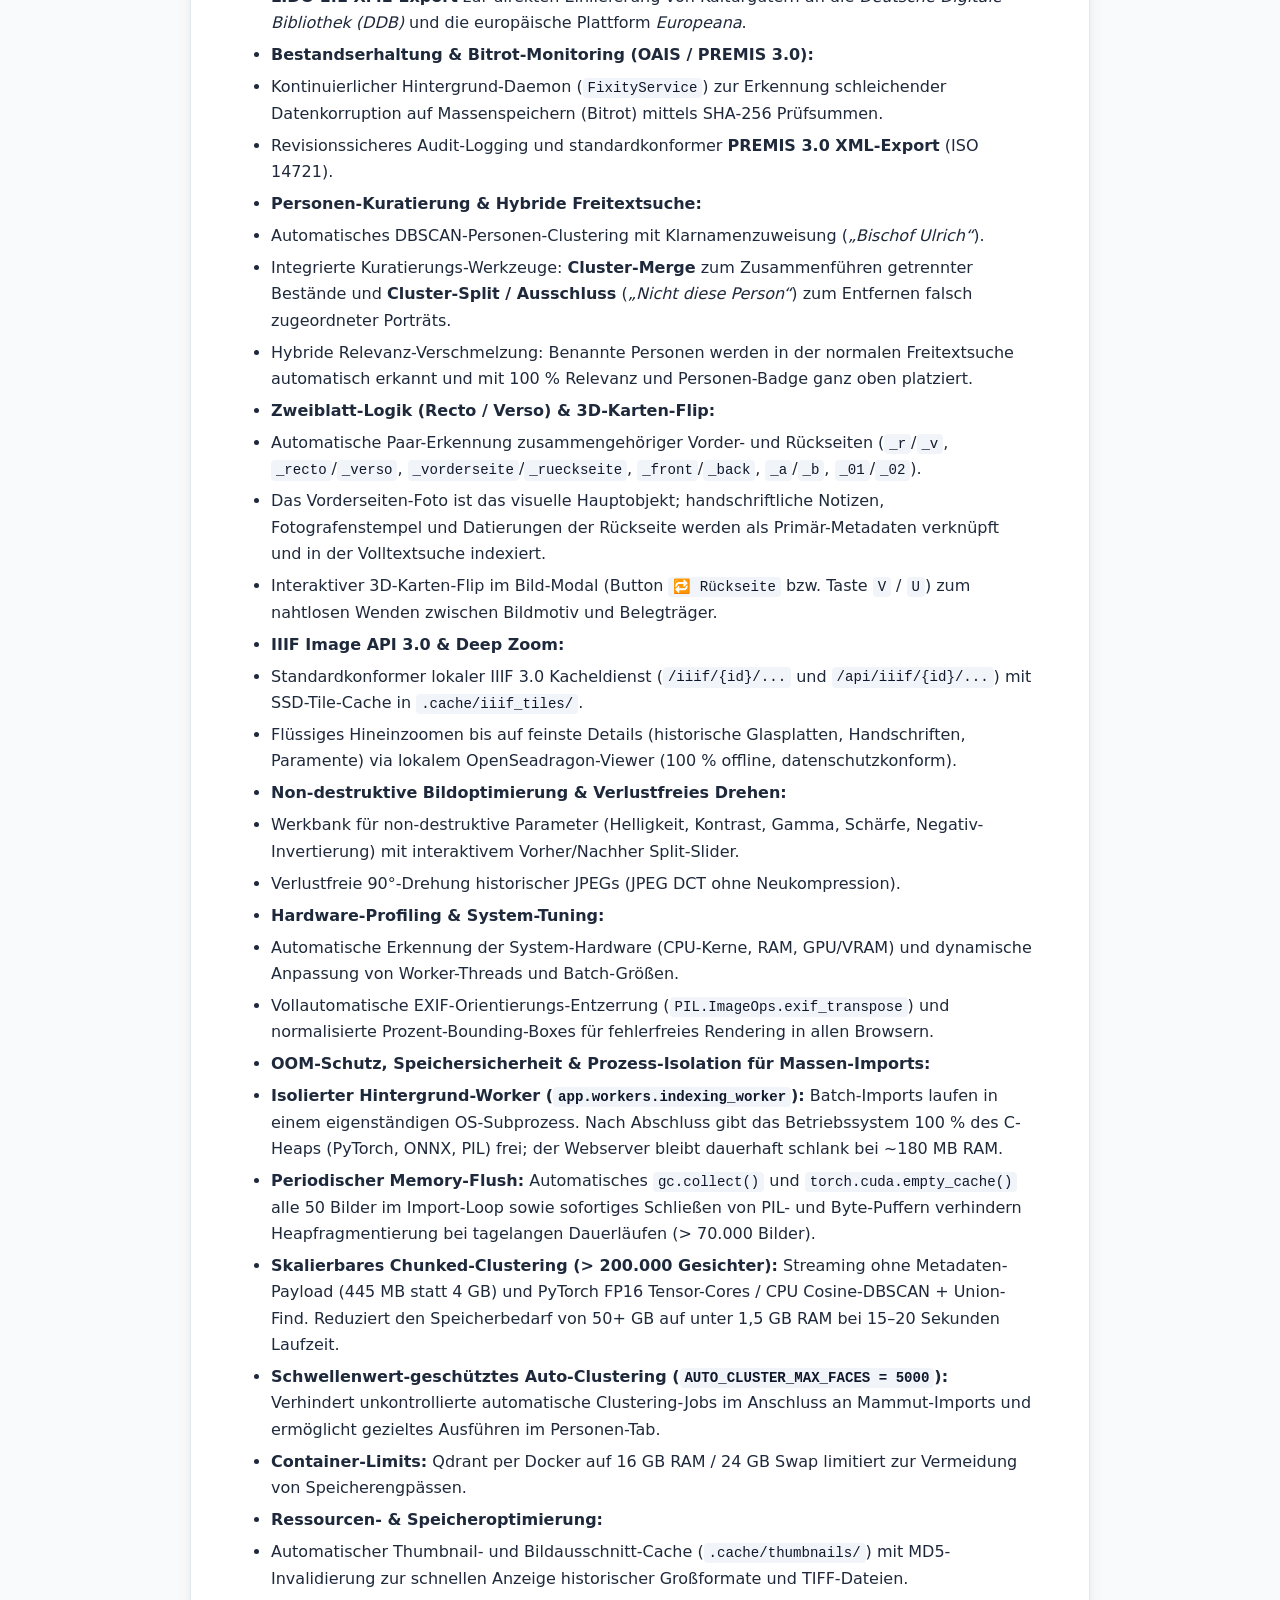
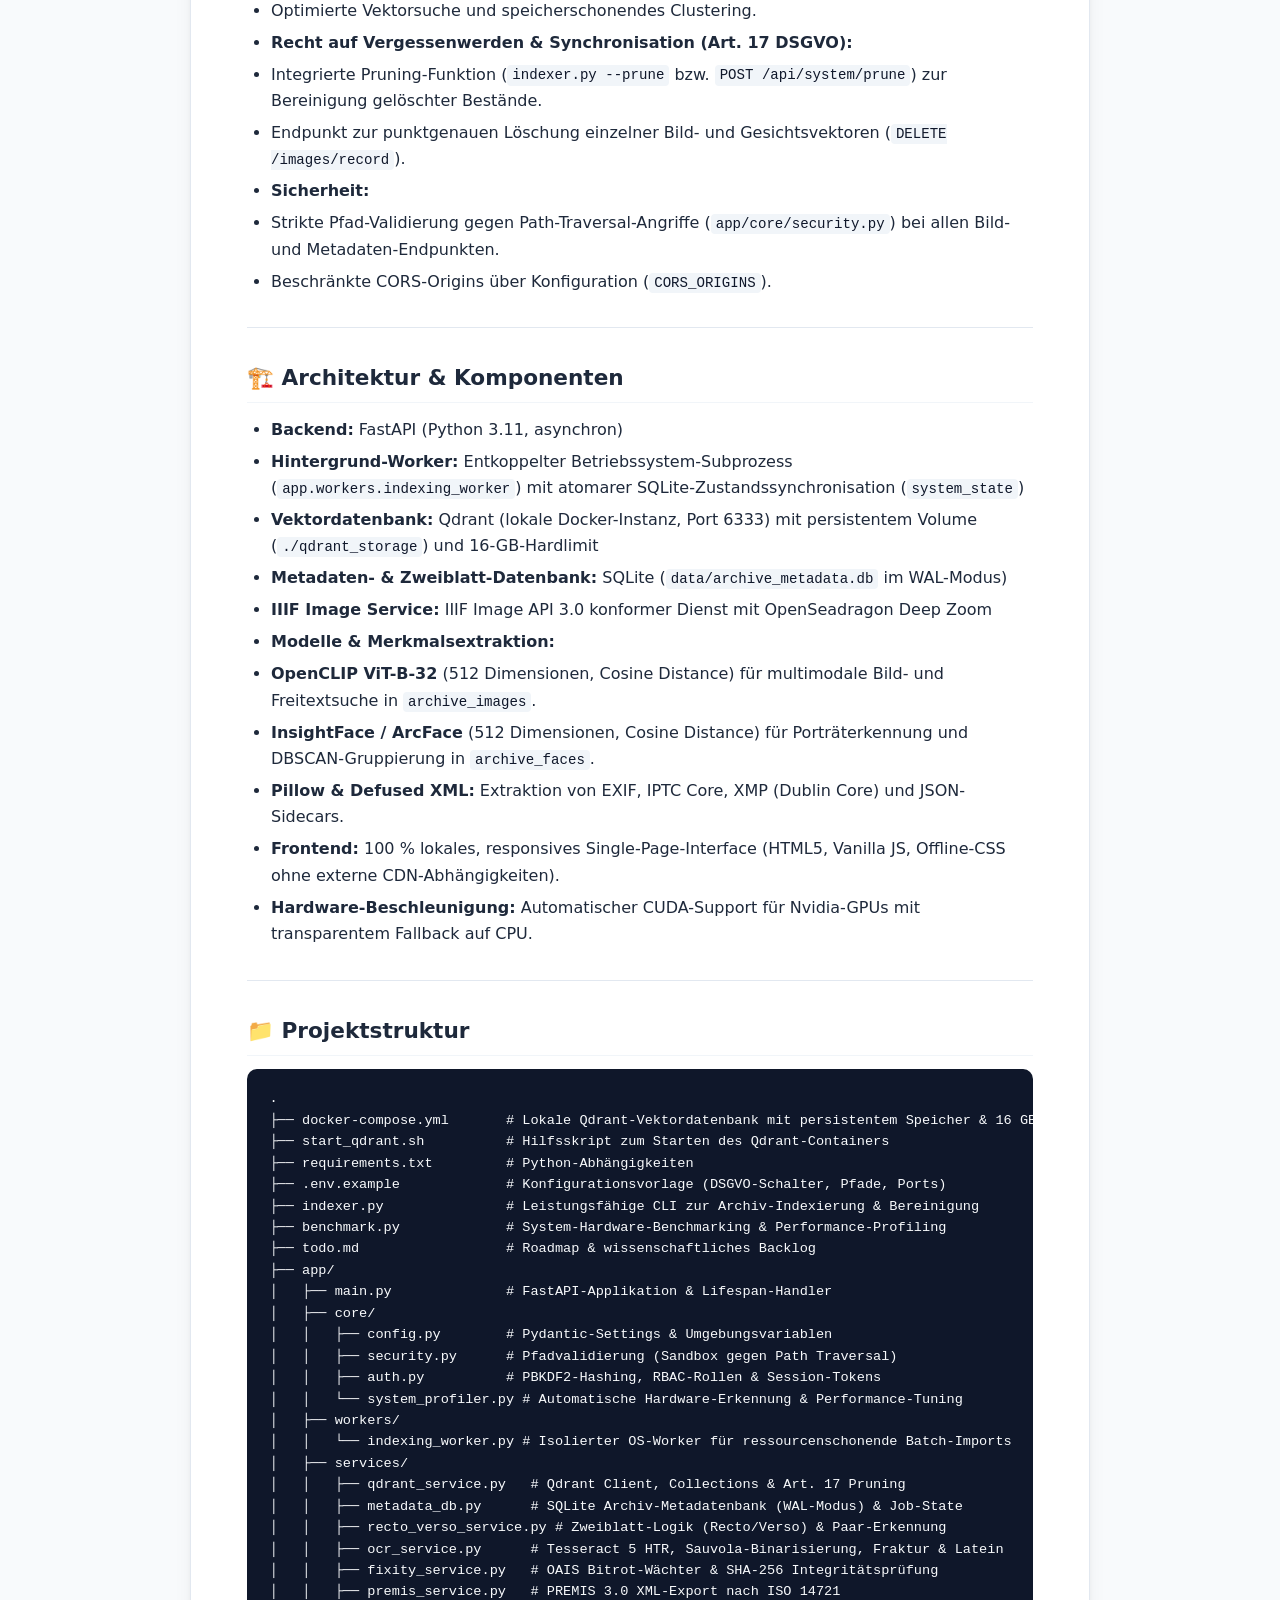
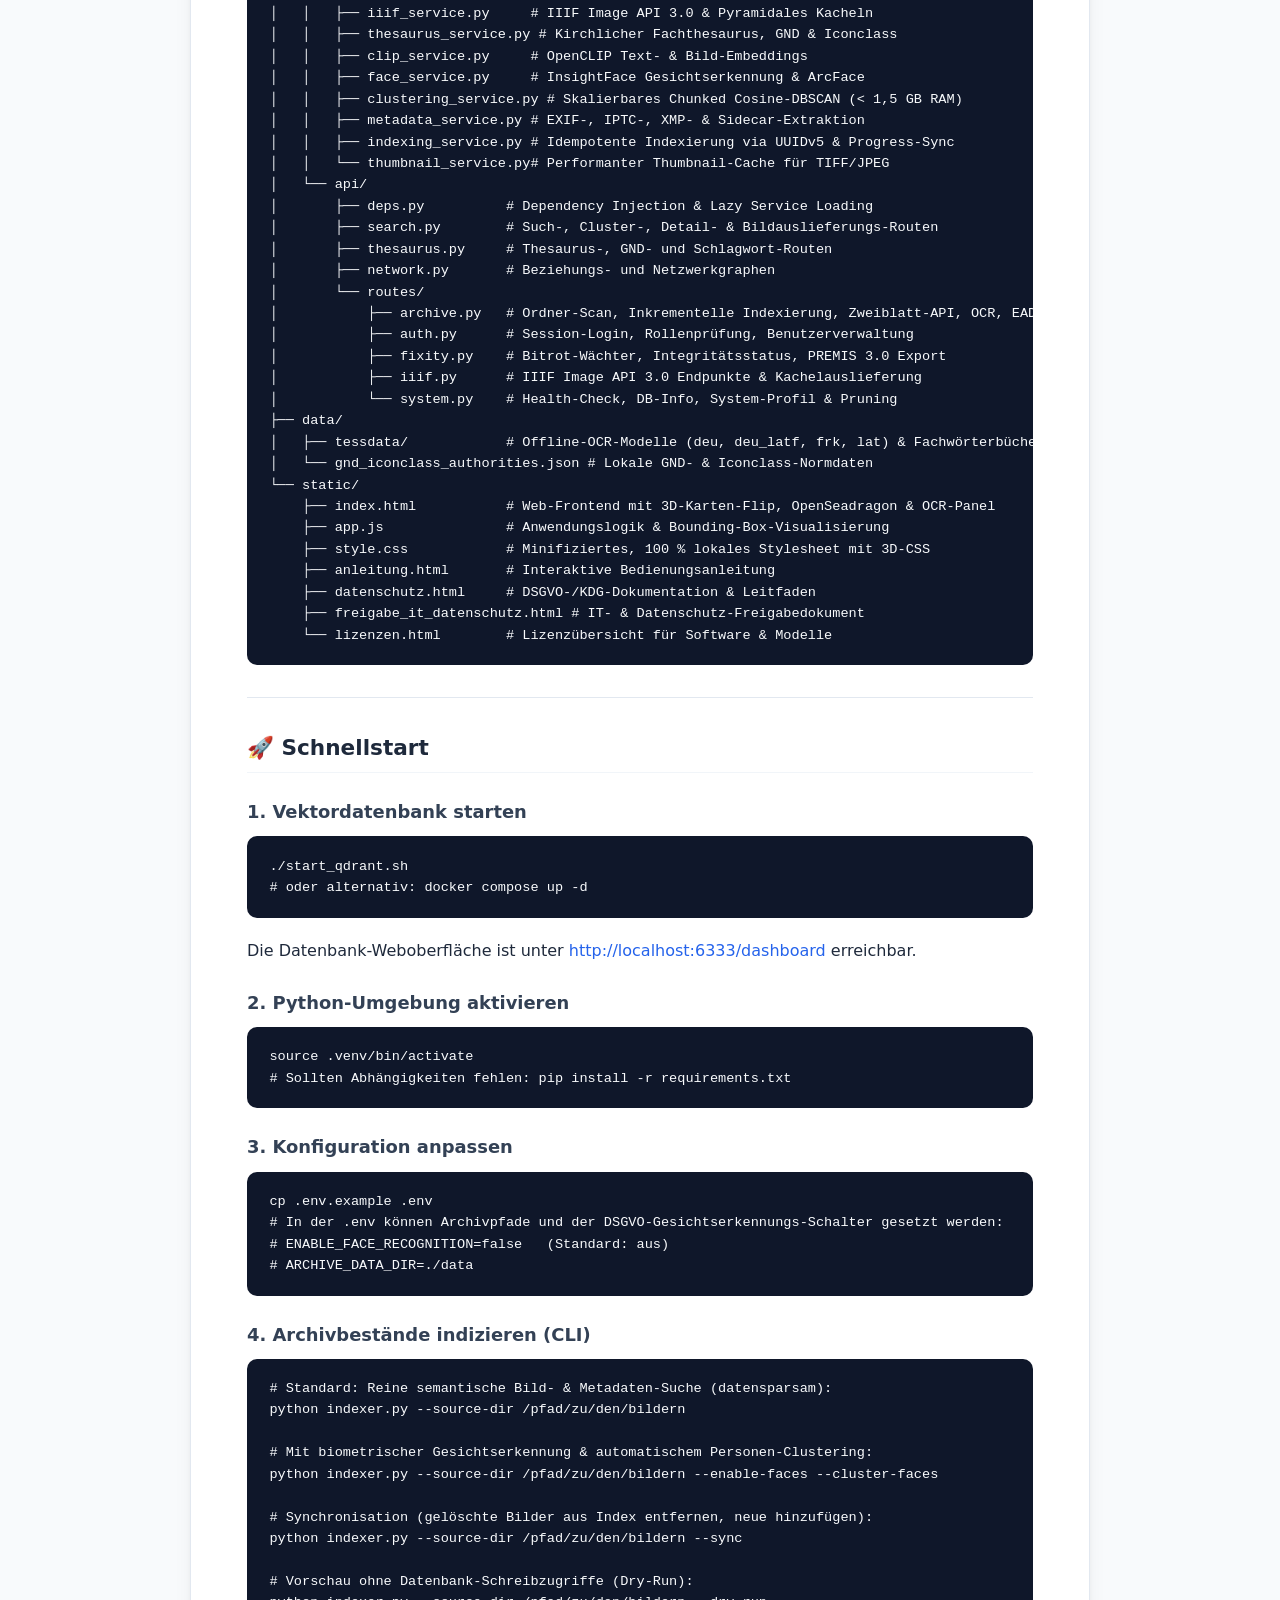
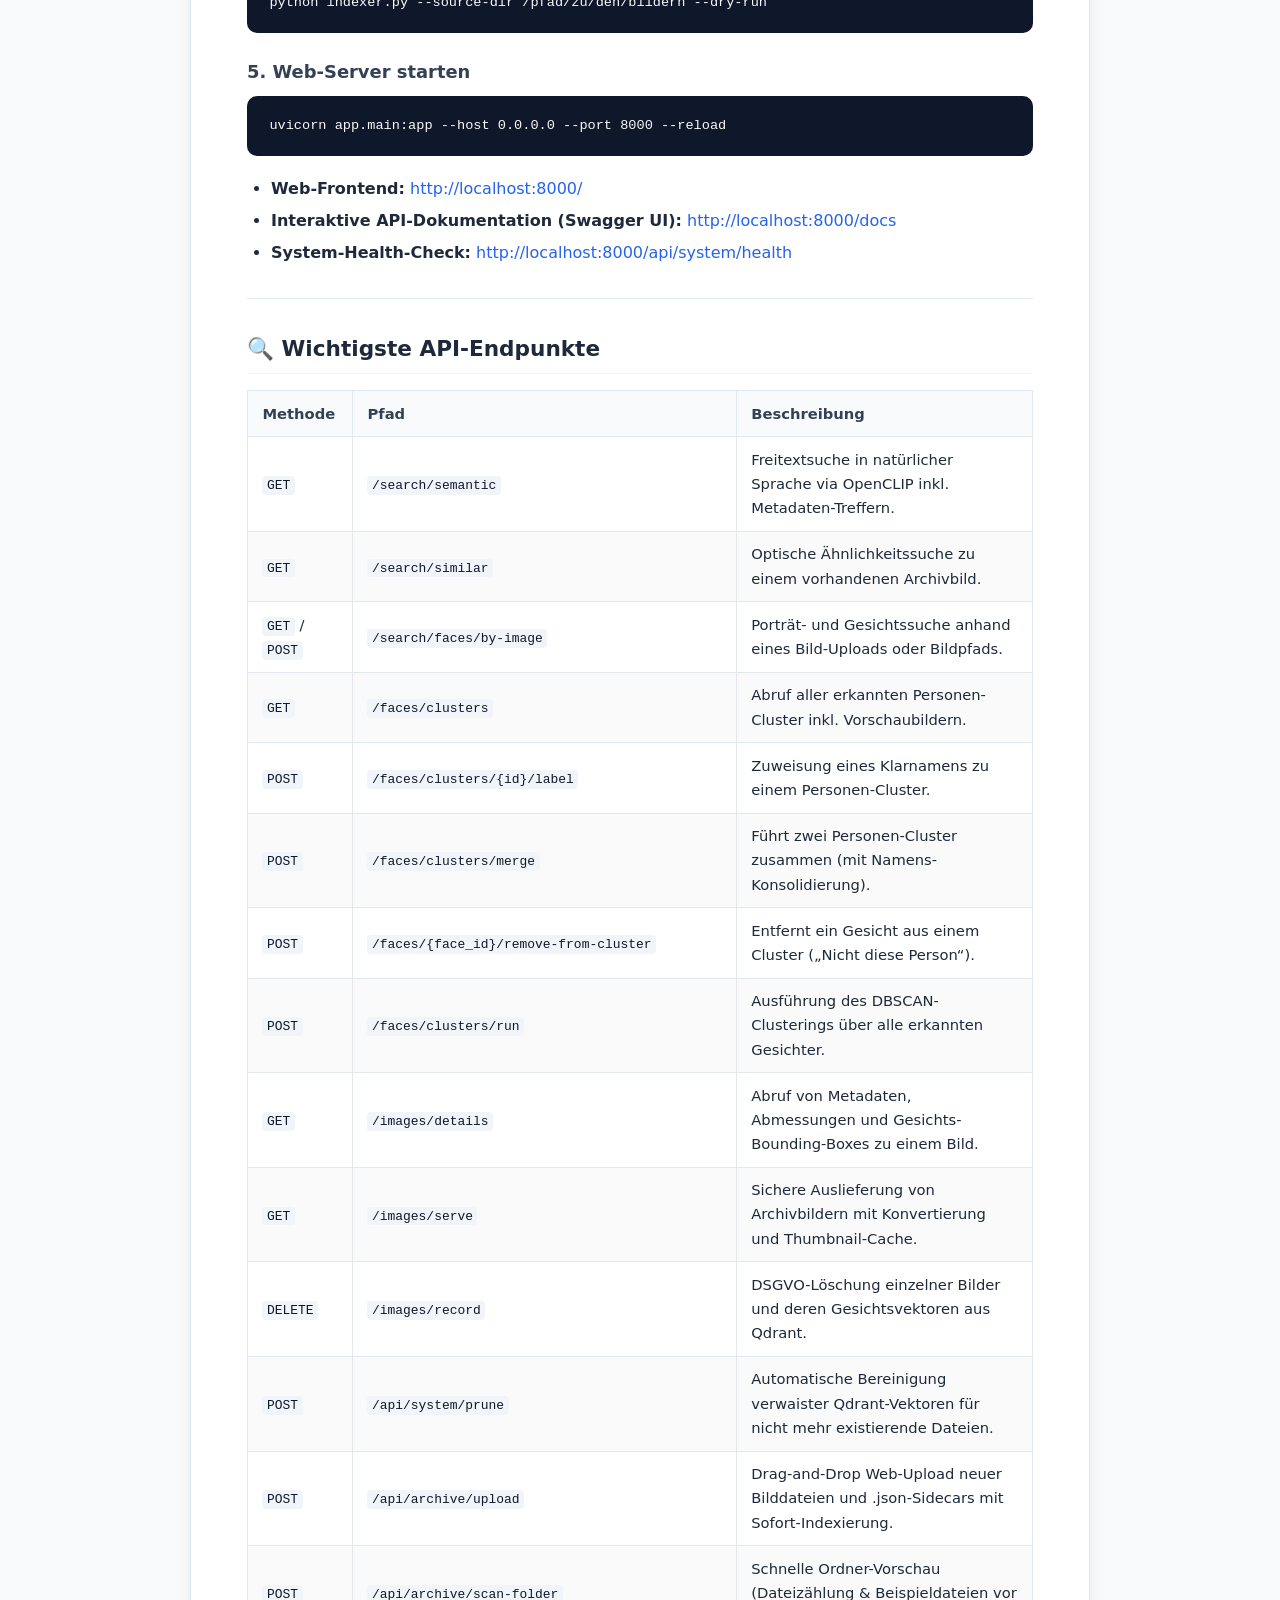
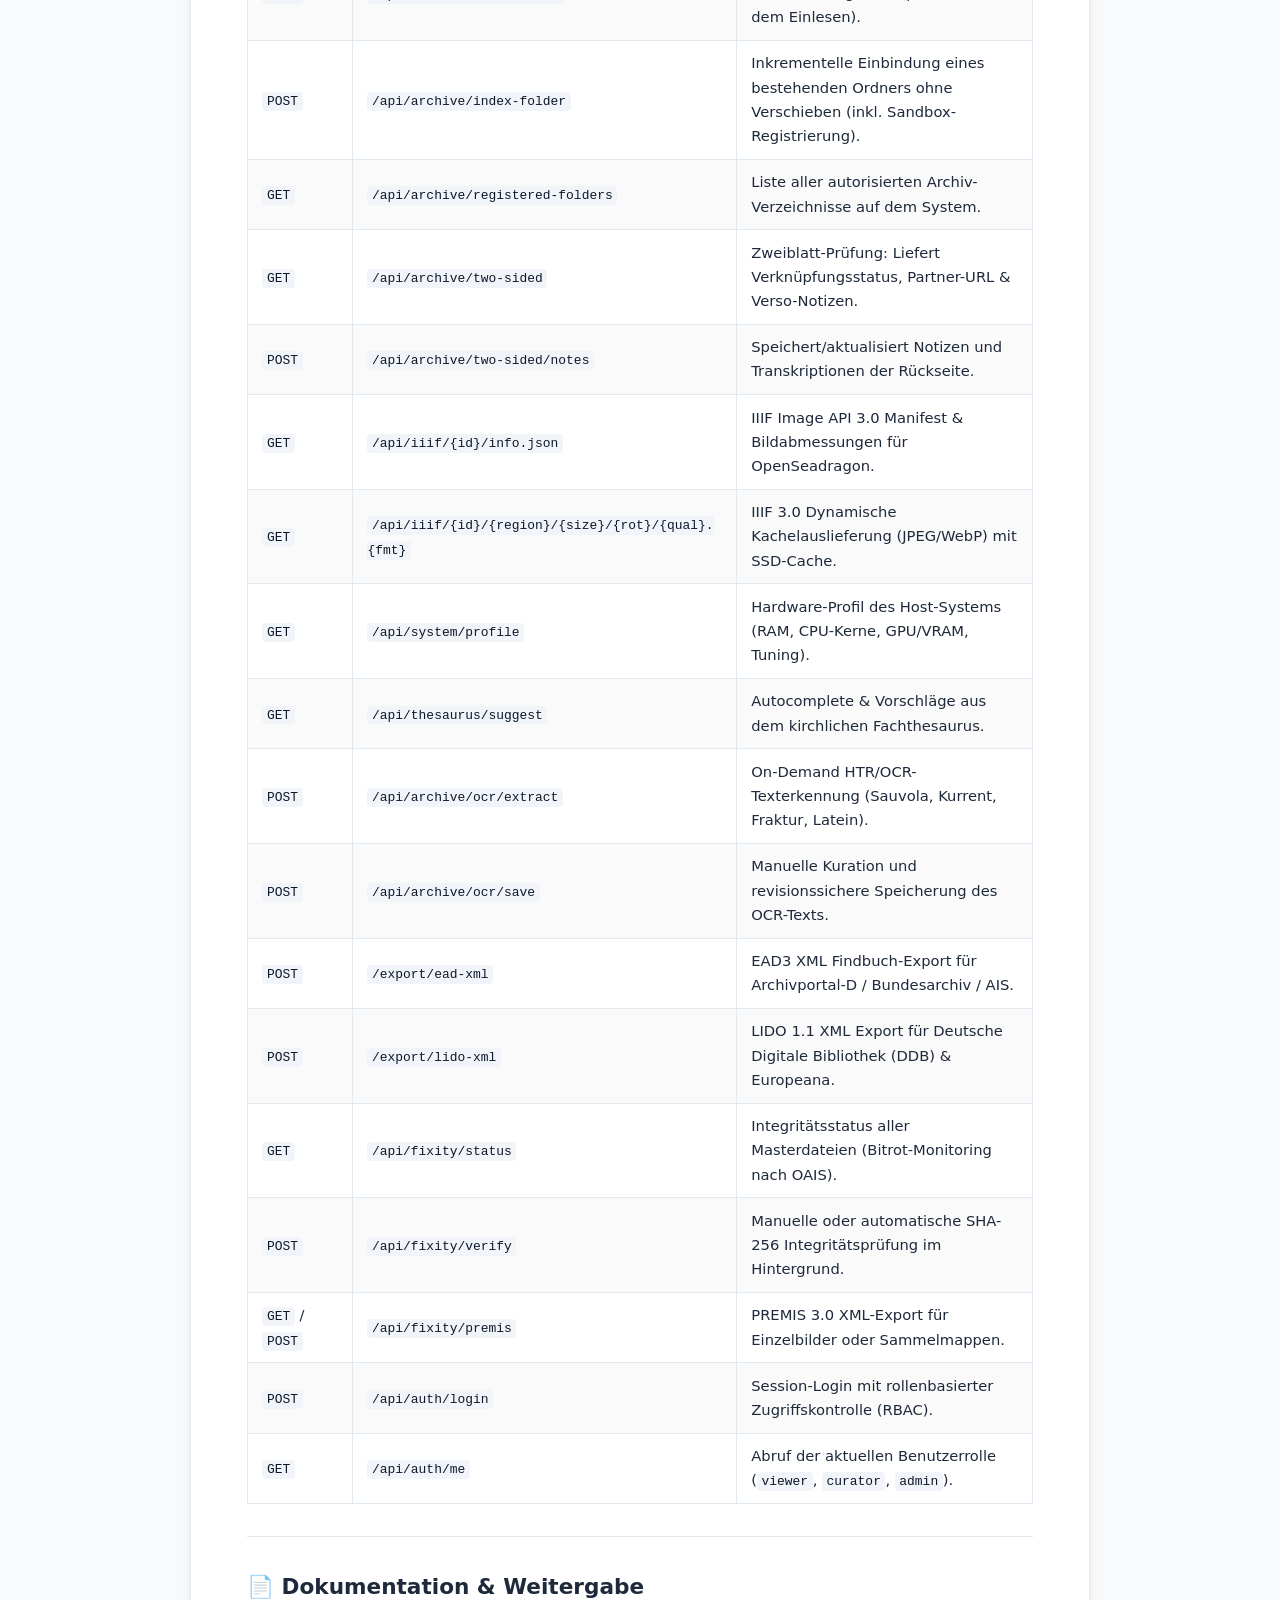
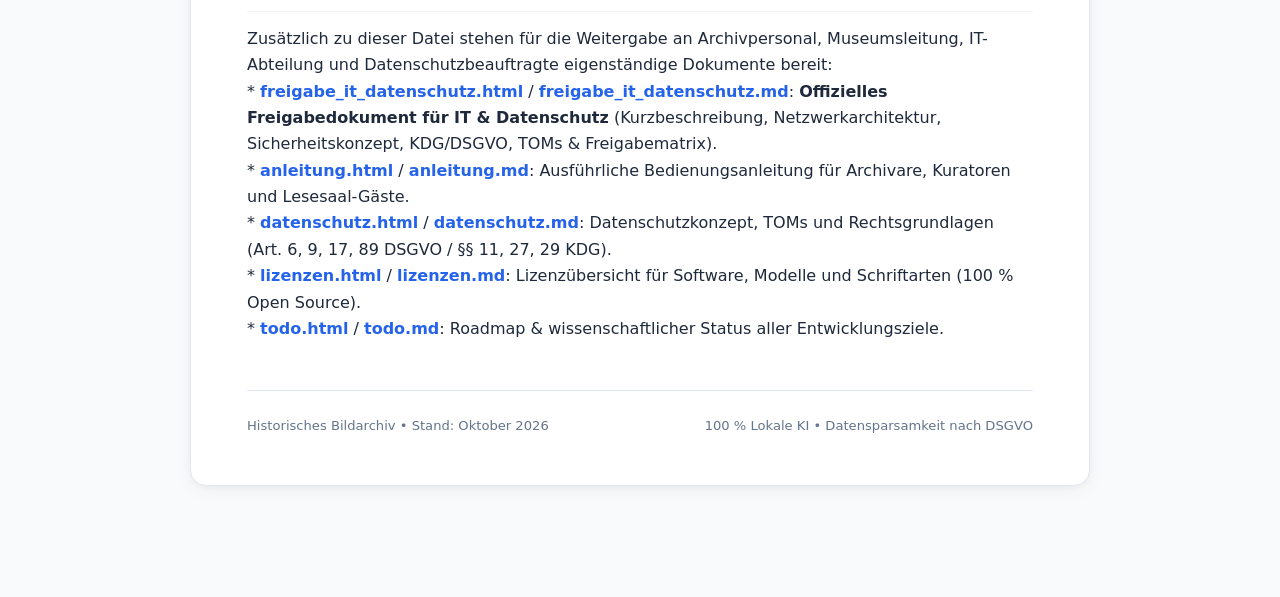
<file: README.html>
<!DOCTYPE html>
<html lang="de">
<head>
  <meta charset="UTF-8">
  <meta name="viewport" content="width=device-width, initial-scale=1.0">
  <title>Übersicht & Architektur — Lokales Bildarchiv-Suchsystem</title>
  <style>
    :root {
      --font-sans: system-ui, -apple-system, BlinkMacSystemFont, "Segoe UI", Roboto, Helvetica, Arial, sans-serif;
      --font-mono: ui-monospace, SFMono-Regular, Menlo, Monaco, Consolas, "Liberation Mono", monospace;
    }
    * { box-sizing: border-box; margin: 0; padding: 0; }
    body {
      font-family: var(--font-sans);
      color: #1e293b;
      background: #f8fafc;
      line-height: 1.65;
      padding: 2.5rem 1rem;
    }
    .container {
      max-width: 900px;
      margin: 0 auto;
      background: #ffffff;
      padding: 3rem 3.5rem;
      border-radius: 16px;
      box-shadow: 0 4px 20px -2px rgba(0, 0, 0, 0.06), 0 2px 6px -1px rgba(0, 0, 0, 0.04);
      border: 1px solid #e2e8f0;
    }
    .doc-nav {
      display: flex;
      flex-wrap: wrap;
      gap: 0.5rem;
      padding-bottom: 1.25rem;
      margin-bottom: 1.5rem;
      border-bottom: 1px solid #f1f5f9;
      font-size: 0.82rem;
    }
    .doc-nav a {
      padding: 0.35rem 0.75rem;
      border-radius: 6px;
      background: #f1f5f9;
      color: #475569;
      text-decoration: none;
      font-weight: 500;
      transition: all 0.15s;
    }
    .doc-nav a:hover {
      background: #e2e8f0;
      color: #0f172a;
    }
    .doc-nav a.active {
      background: #f59e0b;
      color: #0f172a;
      font-weight: 600;
    }
    .doc-header {
      display: flex;
      justify-content: space-between;
      align-items: center;
      border-bottom: 2px solid #e2e8f0;
      padding-bottom: 1rem;
      margin-bottom: 2rem;
    }
    .badge {
      display: inline-block;
      font-size: 0.75rem;
      font-weight: 600;
      text-transform: uppercase;
      letter-spacing: 0.05em;
      padding: 0.3rem 0.75rem;
      border-radius: 9999px;
      background: #fef3c7;
      color: #92400e;
      border: 1px solid #fde68a;
    }
    .print-btn {
      font-size: 0.85rem;
      padding: 0.4rem 0.85rem;
      border: 1px solid #cbd5e1;
      border-radius: 8px;
      background: #ffffff;
      color: #334155;
      cursor: pointer;
      font-weight: 500;
      transition: all 0.15s;
    }
    .print-btn:hover {
      background: #f8fafc;
      border-color: #94a3b8;
    }
    h1 { font-size: 2rem; font-weight: 700; color: #0f172a; margin-bottom: 1rem; letter-spacing: -0.02em; line-height: 1.25; }
    h2 { font-size: 1.35rem; font-weight: 600; color: #1e293b; margin-top: 2rem; margin-bottom: 0.85rem; padding-bottom: 0.4rem; border-bottom: 1px solid #f1f5f9; }
    h3 { font-size: 1.12rem; font-weight: 600; color: #334155; margin-top: 1.5rem; margin-bottom: 0.6rem; }
    p { margin-bottom: 1rem; }
    ul, ol { margin-bottom: 1.25rem; padding-left: 1.5rem; }
    li { margin-bottom: 0.35rem; }
    code {
      font-family: var(--font-mono);
      font-size: 0.88em;
      background: #f1f5f9;
      color: #0f172a;
      padding: 0.15em 0.35em;
      border-radius: 4px;
    }
    pre {
      background: #0f172a;
      color: #f8fafc;
      padding: 1.2rem 1.4rem;
      border-radius: 10px;
      overflow-x: auto;
      margin-bottom: 1.25rem;
    }
    pre code {
      background: transparent;
      color: inherit;
      padding: 0;
      font-size: 0.85rem;
      line-height: 1.5;
    }
    table {
      width: 100%;
      border-collapse: collapse;
      margin-top: 1rem;
      margin-bottom: 1.5rem;
      font-size: 0.92rem;
    }
    th, td {
      padding: 0.65rem 0.9rem;
      border: 1px solid #e2e8f0;
      text-align: left;
    }
    th {
      background: #f8fafc;
      font-weight: 600;
      color: #334155;
    }
    tr:nth-child(even) { background: #fafafa; }
    blockquote {
      border-left: 4px solid #f59e0b;
      background: #fffbeb;
      padding: 0.85rem 1.15rem;
      margin: 1.25rem 0;
      border-radius: 0 8px 8px 0;
      font-size: 0.92rem;
      color: #78350f;
    }
    hr {
      border: 0;
      height: 1px;
      background: #e2e8f0;
      margin: 2rem 0;
    }
    a {
      color: #2563eb;
      text-decoration: none;
    }
    a:hover { text-decoration: underline; }
    footer {
      margin-top: 3rem;
      padding-top: 1.5rem;
      border-top: 1px solid #e2e8f0;
      font-size: 0.82rem;
      color: #64748b;
      display: flex;
      justify-content: space-between;
      align-items: center;
      flex-wrap: wrap;
      gap: 0.75rem;
    }
    @media print {
      body { background: #ffffff; padding: 0; }
      .container { border: none; box-shadow: none; padding: 0; max-width: 100%; }
      .doc-nav, .doc-header button, footer { display: none; }
      pre, code { background: #f8fafc !important; color: #000000 !important; border: 1px solid #cbd5e1; }
    }
    @media (max-width: 640px) {
      .container { padding: 1.5rem; }
      h1 { font-size: 1.5rem; }
    }
  </style>
</head>
<body>
  <div class="container">
    <nav class="doc-nav">
      <a href="README.html" class="active">Übersicht</a>
      <a href="freigabe_it_datenschutz.html">IT- & DS-Freigabe</a>
      <a href="anleitung.html">Anleitung</a>
      <a href="datenschutz.html">Datenschutz & KDG</a>
      <a href="lizenzen.html">Lizenzen</a>
      <a href="todo.html">Roadmap</a>
      <a href="/">← Zurück zur Bildersuche</a>
    </nav>
    <div class="doc-header">
      <span class="badge">Archivsystem • Übersicht</span>
      <button class="print-btn" onclick="window.print()">Drucken / Als PDF speichern</button>
    </div>
    <article>
<h1 id="lokales-datensparsames-bildarchiv-suchsystem">Lokales, datensparsames Bildarchiv-Suchsystem</h1>
<p>Ein datensparsames, ressourcenschonendes und vollständig lokales Suchsystem für historische Bild- und Fotoarchive (GLAM-Bereich: Museen, Archive, Bibliotheken) basierend auf Vektor-Embeddings (OpenCLIP &amp; ArcFace/InsightFace), archivischer Metadaten-Extraktion (EXIF/IPTC/XMP/JSON-Sidecars) und der Vektordatenbank Qdrant.</p>
<hr />
<h2 id="archivfachliche-technische-kernmerkmale">🏛️ Archivfachliche &amp; Technische Kernmerkmale</h2>
<ul>
<li><strong>100 % Lokaler Betrieb &amp; Datenschutz by Design (Art. 5 / 9 DSGVO / KDG):</strong></li>
<li>Keine Cloud-Verbindungen, keine externen APIs, keine externen CDNs oder Tracking-Skripte.</li>
<li>Standardmäßig <strong>deaktivierte biometrische Gesichtserkennung</strong> (<code>ENABLE_FACE_RECOGNITION=false</code>) zur Schonung von Arbeitsspeicher (~1,5–2 GB RAM/VRAM-Einsparung) und zur strikten Einhaltung von Art. 9 DSGVO / § 11 KDG. Bei Bedarf granular aktivierbar.</li>
<li><strong>Rollenbasiertes Zugriffskontrollmodell (RBAC) &amp; Lesesaal-Schutz:</strong></li>
<li>Strikte Rollentrennung in <strong>Lesesaal</strong> (<code>viewer</code>), <strong>Archivar/Kurator</strong> (<code>curator</code>) und <strong>IT-Leitung</strong> (<code>admin</code>).</li>
<li>Schutz biometrischer Daten (§ 11 KDG): Lesesaal-Benutzer haben keinen Zugriff auf unbestätigte Gesichtscluster oder biometrische Rohdaten.</li>
<li>Gesalzene PBKDF2-HMAC-SHA256 Passwörter (600k Runden), HttpOnly- und SameSite-Cookies gegen XSS und Session-Hijacking.</li>
<li><strong>Handschriften-KI &amp; Kirchliches Latein (HTR / OCR):</strong></li>
<li>Integriertes lokales Tesseract 5 mit adaptiver <strong>Sauvola-Lokalvarianz-Binarisierung</strong> zur Entzifferung von verblichener Tinte und Bleistiftnotizen auf vergilbtem Papier (Unterdrückung von Bleed-Through).</li>
<li>Spezialmodelle für historische Fraktur (<code>frk</code>, <code>deu_latf</code>) und kirchliches Latein / Liturgica (<code>lat</code>).</li>
<li>Kuratierte Tesseract-5-Wörterbücher (<code>church_archival.user-words</code> &amp; <code>.user-patterns</code>) mit über 300 kirchenhistorischen Fachbegriffen und Signaturmustern.</li>
<li>Automatische Korrektur historischer Ligaturen (<code>æ</code>, <code>œ</code>, <code>ſ</code>) und Fraktur-OCR-Artefakte (<code>Meffgewand</code> -&gt; <code>Messgewand</code>).</li>
<li><strong>Archivische Metadaten, Normdaten (GND/Iconclass) &amp; Trägererkennung:</strong></li>
<li>Konsolidierte Extraktion aus EXIF/TIFF, IPTC Core, XMP (Dublin Core) und JSON-Sidecars (<code>datei.json</code>).</li>
<li>Offline-Normdatenbank der <strong>Gemeinsamen Normdatei (GND)</strong> und hierarchische <strong>Iconclass-Klassifikation</strong> für christliche Ikonographie.</li>
<li>Zero-Shot-Tagging mit OpenCLIP und physikalische Trägererkennung (Albuminabzug/Sepia, Silbergelatine/SW, Cyanotypie, Carte de Visite).</li>
<li><strong>Standardisierte AIS- &amp; Portalschnittstellen (EAD3 &amp; LIDO 1.1):</strong></li>
<li>Standardkonformer <strong>EAD3-XML-Export</strong> nach ISAD(G) für das <em>Archivportal-D</em>, das <em>Bundesarchiv</em> und kommunale/kirchliche Archivsysteme (ACTApro, ScopeArchiv, Augias).</li>
<li><strong>LIDO 1.1 XML-Export</strong> zur direkten Einlieferung von Kulturgütern an die <em>Deutsche Digitale Bibliothek (DDB)</em> und die europäische Plattform <em>Europeana</em>.</li>
<li><strong>Bestandserhaltung &amp; Bitrot-Monitoring (OAIS / PREMIS 3.0):</strong></li>
<li>Kontinuierlicher Hintergrund-Daemon (<code>FixityService</code>) zur Erkennung schleichender Datenkorruption auf Massenspeichern (Bitrot) mittels SHA-256 Prüfsummen.</li>
<li>Revisionssicheres Audit-Logging und standardkonformer <strong>PREMIS 3.0 XML-Export</strong> (ISO 14721).</li>
<li><strong>Personen-Kuratierung &amp; Hybride Freitextsuche:</strong></li>
<li>Automatisches DBSCAN-Personen-Clustering mit Klarnamenzuweisung (<em>„Bischof Ulrich“</em>).</li>
<li>Integrierte Kuratierungs-Werkzeuge: <strong>Cluster-Merge</strong> zum Zusammenführen getrennter Bestände und <strong>Cluster-Split / Ausschluss</strong> (<em>„Nicht diese Person“</em>) zum Entfernen falsch zugeordneter Porträts.</li>
<li>Hybride Relevanz-Verschmelzung: Benannte Personen werden in der normalen Freitextsuche automatisch erkannt und mit 100 % Relevanz und Personen-Badge ganz oben platziert.</li>
<li><strong>Zweiblatt-Logik (Recto / Verso) &amp; 3D-Karten-Flip:</strong></li>
<li>Automatische Paar-Erkennung zusammengehöriger Vorder- und Rückseiten (<code>_r</code>/<code>_v</code>, <code>_recto</code>/<code>_verso</code>, <code>_vorderseite</code>/<code>_rueckseite</code>, <code>_front</code>/<code>_back</code>, <code>_a</code>/<code>_b</code>, <code>_01</code>/<code>_02</code>).</li>
<li>Das Vorderseiten-Foto ist das visuelle Hauptobjekt; handschriftliche Notizen, Fotografenstempel und Datierungen der Rückseite werden als Primär-Metadaten verknüpft und in der Volltextsuche indexiert.</li>
<li>Interaktiver 3D-Karten-Flip im Bild-Modal (Button <code>🔁 Rückseite</code> bzw. Taste <code>V</code> / <code>U</code>) zum nahtlosen Wenden zwischen Bildmotiv und Belegträger.</li>
<li><strong>IIIF Image API 3.0 &amp; Deep Zoom:</strong></li>
<li>Standardkonformer lokaler IIIF 3.0 Kacheldienst (<code>/iiif/{id}/...</code> und <code>/api/iiif/{id}/...</code>) mit SSD-Tile-Cache in <code>.cache/iiif_tiles/</code>.</li>
<li>Flüssiges Hineinzoomen bis auf feinste Details (historische Glasplatten, Handschriften, Paramente) via lokalem OpenSeadragon-Viewer (100 % offline, datenschutzkonform).</li>
<li><strong>Non-destruktive Bildoptimierung &amp; Verlustfreies Drehen:</strong></li>
<li>Werkbank für non-destruktive Parameter (Helligkeit, Kontrast, Gamma, Schärfe, Negativ-Invertierung) mit interaktivem Vorher/Nachher Split-Slider.</li>
<li>Verlustfreie 90°-Drehung historischer JPEGs (JPEG DCT ohne Neukompression).</li>
<li><strong>Hardware-Profiling &amp; System-Tuning:</strong></li>
<li>Automatische Erkennung der System-Hardware (CPU-Kerne, RAM, GPU/VRAM) und dynamische Anpassung von Worker-Threads und Batch-Größen.</li>
<li>Vollautomatische EXIF-Orientierungs-Entzerrung (<code>PIL.ImageOps.exif_transpose</code>) und normalisierte Prozent-Bounding-Boxes für fehlerfreies Rendering in allen Browsern.</li>
<li><strong>OOM-Schutz, Speichersicherheit &amp; Prozess-Isolation für Massen-Imports:</strong></li>
<li><strong>Isolierter Hintergrund-Worker (<code>app.workers.indexing_worker</code>):</strong> Batch-Imports laufen in einem eigenständigen OS-Subprozess. Nach Abschluss gibt das Betriebssystem 100 % des C-Heaps (PyTorch, ONNX, PIL) frei; der Webserver bleibt dauerhaft schlank bei ~180 MB RAM.</li>
<li><strong>Periodischer Memory-Flush:</strong> Automatisches <code>gc.collect()</code> und <code>torch.cuda.empty_cache()</code> alle 50 Bilder im Import-Loop sowie sofortiges Schließen von PIL- und Byte-Puffern verhindern Heapfragmentierung bei tagelangen Dauerläufen (&gt; 70.000 Bilder).</li>
<li><strong>Skalierbares Chunked-Clustering (&gt; 200.000 Gesichter):</strong> Streaming ohne Metadaten-Payload (445 MB statt 4 GB) und PyTorch FP16 Tensor-Cores / CPU Cosine-DBSCAN + Union-Find. Reduziert den Speicherbedarf von 50+ GB auf unter 1,5 GB RAM bei 15–20 Sekunden Laufzeit.</li>
<li><strong>Schwellenwert-geschütztes Auto-Clustering (<code>AUTO_CLUSTER_MAX_FACES = 5000</code>):</strong> Verhindert unkontrollierte automatische Clustering-Jobs im Anschluss an Mammut-Imports und ermöglicht gezieltes Ausführen im Personen-Tab.</li>
<li><strong>Container-Limits:</strong> Qdrant per Docker auf 16 GB RAM / 24 GB Swap limitiert zur Vermeidung von Speicherengpässen.</li>
<li><strong>Ressourcen- &amp; Speicheroptimierung:</strong></li>
<li>Automatischer Thumbnail- und Bildausschnitt-Cache (<code>.cache/thumbnails/</code>) mit MD5-Invalidierung zur schnellen Anzeige historischer Großformate und TIFF-Dateien.</li>
<li>Optimierte Vektorsuche und speicherschonendes Clustering.</li>
<li><strong>Recht auf Vergessenwerden &amp; Synchronisation (Art. 17 DSGVO):</strong></li>
<li>Integrierte Pruning-Funktion (<code>indexer.py --prune</code> bzw. <code>POST /api/system/prune</code>) zur Bereinigung gelöschter Bestände.</li>
<li>Endpunkt zur punktgenauen Löschung einzelner Bild- und Gesichtsvektoren (<code>DELETE /images/record</code>).</li>
<li><strong>Sicherheit:</strong></li>
<li>Strikte Pfad-Validierung gegen Path-Traversal-Angriffe (<code>app/core/security.py</code>) bei allen Bild- und Metadaten-Endpunkten.</li>
<li>Beschränkte CORS-Origins über Konfiguration (<code>CORS_ORIGINS</code>).</li>
</ul>
<hr />
<h2 id="architektur-komponenten">🏗️ Architektur &amp; Komponenten</h2>
<ul>
<li><strong>Backend:</strong> FastAPI (Python 3.11, asynchron)</li>
<li><strong>Hintergrund-Worker:</strong> Entkoppelter Betriebssystem-Subprozess (<code>app.workers.indexing_worker</code>) mit atomarer SQLite-Zustandssynchronisation (<code>system_state</code>)</li>
<li><strong>Vektordatenbank:</strong> Qdrant (lokale Docker-Instanz, Port 6333) mit persistentem Volume (<code>./qdrant_storage</code>) und 16-GB-Hardlimit</li>
<li><strong>Metadaten- &amp; Zweiblatt-Datenbank:</strong> SQLite (<code>data/archive_metadata.db</code> im WAL-Modus)</li>
<li><strong>IIIF Image Service:</strong> IIIF Image API 3.0 konformer Dienst mit OpenSeadragon Deep Zoom</li>
<li><strong>Modelle &amp; Merkmalsextraktion:</strong></li>
<li><strong>OpenCLIP ViT-B-32</strong> (512 Dimensionen, Cosine Distance) für multimodale Bild- und Freitextsuche in <code>archive_images</code>.</li>
<li><strong>InsightFace / ArcFace</strong> (512 Dimensionen, Cosine Distance) für Porträterkennung und DBSCAN-Gruppierung in <code>archive_faces</code>.</li>
<li><strong>Pillow &amp; Defused XML:</strong> Extraktion von EXIF, IPTC Core, XMP (Dublin Core) und JSON-Sidecars.</li>
<li><strong>Frontend:</strong> 100 % lokales, responsives Single-Page-Interface (HTML5, Vanilla JS, Offline-CSS ohne externe CDN-Abhängigkeiten).</li>
<li><strong>Hardware-Beschleunigung:</strong> Automatischer CUDA-Support für Nvidia-GPUs mit transparentem Fallback auf CPU.</li>
</ul>
<hr />
<h2 id="projektstruktur">📁 Projektstruktur</h2>
<pre><code class="language-text">.
├── docker-compose.yml       # Lokale Qdrant-Vektordatenbank mit persistentem Speicher &amp; 16 GB Limit
├── start_qdrant.sh          # Hilfsskript zum Starten des Qdrant-Containers
├── requirements.txt         # Python-Abhängigkeiten
├── .env.example             # Konfigurationsvorlage (DSGVO-Schalter, Pfade, Ports)
├── indexer.py               # Leistungsfähige CLI zur Archiv-Indexierung &amp; Bereinigung
├── benchmark.py             # System-Hardware-Benchmarking &amp; Performance-Profiling
├── todo.md                  # Roadmap &amp; wissenschaftliches Backlog
├── app/
│   ├── main.py              # FastAPI-Applikation &amp; Lifespan-Handler
│   ├── core/
│   │   ├── config.py        # Pydantic-Settings &amp; Umgebungsvariablen
│   │   ├── security.py      # Pfadvalidierung (Sandbox gegen Path Traversal)
│   │   ├── auth.py          # PBKDF2-Hashing, RBAC-Rollen &amp; Session-Tokens
│   │   └── system_profiler.py # Automatische Hardware-Erkennung &amp; Performance-Tuning
│   ├── workers/
│   │   └── indexing_worker.py # Isolierter OS-Worker für ressourcenschonende Batch-Imports
│   ├── services/
│   │   ├── qdrant_service.py   # Qdrant Client, Collections &amp; Art. 17 Pruning
│   │   ├── metadata_db.py      # SQLite Archiv-Metadatenbank (WAL-Modus) &amp; Job-State
│   │   ├── recto_verso_service.py # Zweiblatt-Logik (Recto/Verso) &amp; Paar-Erkennung
│   │   ├── ocr_service.py      # Tesseract 5 HTR, Sauvola-Binarisierung, Fraktur &amp; Latein
│   │   ├── fixity_service.py   # OAIS Bitrot-Wächter &amp; SHA-256 Integritätsprüfung
│   │   ├── premis_service.py   # PREMIS 3.0 XML-Export nach ISO 14721
│   │   ├── iiif_service.py     # IIIF Image API 3.0 &amp; Pyramidales Kacheln
│   │   ├── thesaurus_service.py # Kirchlicher Fachthesaurus, GND &amp; Iconclass
│   │   ├── clip_service.py     # OpenCLIP Text- &amp; Bild-Embeddings
│   │   ├── face_service.py     # InsightFace Gesichtserkennung &amp; ArcFace
│   │   ├── clustering_service.py # Skalierbares Chunked Cosine-DBSCAN (&lt; 1,5 GB RAM)
│   │   ├── metadata_service.py # EXIF-, IPTC-, XMP- &amp; Sidecar-Extraktion
│   │   ├── indexing_service.py # Idempotente Indexierung via UUIDv5 &amp; Progress-Sync
│   │   └── thumbnail_service.py# Performanter Thumbnail-Cache für TIFF/JPEG
│   └── api/
│       ├── deps.py          # Dependency Injection &amp; Lazy Service Loading
│       ├── search.py        # Such-, Cluster-, Detail- &amp; Bildauslieferungs-Routen
│       ├── thesaurus.py     # Thesaurus-, GND- und Schlagwort-Routen
│       ├── network.py       # Beziehungs- und Netzwerkgraphen
│       └── routes/
│           ├── archive.py   # Ordner-Scan, Inkrementelle Indexierung, Zweiblatt-API, OCR, EAD3/LIDO
│           ├── auth.py      # Session-Login, Rollenprüfung, Benutzerverwaltung
│           ├── fixity.py    # Bitrot-Wächter, Integritätsstatus, PREMIS 3.0 Export
│           ├── iiif.py      # IIIF Image API 3.0 Endpunkte &amp; Kachelauslieferung
│           └── system.py    # Health-Check, DB-Info, System-Profil &amp; Pruning
├── data/
│   ├── tessdata/            # Offline-OCR-Modelle (deu, deu_latf, frk, lat) &amp; Fachwörterbücher
│   └── gnd_iconclass_authorities.json # Lokale GND- &amp; Iconclass-Normdaten
└── static/
    ├── index.html           # Web-Frontend mit 3D-Karten-Flip, OpenSeadragon &amp; OCR-Panel
    ├── app.js               # Anwendungslogik &amp; Bounding-Box-Visualisierung
    ├── style.css            # Minifiziertes, 100 % lokales Stylesheet mit 3D-CSS
    ├── anleitung.html       # Interaktive Bedienungsanleitung
    ├── datenschutz.html     # DSGVO-/KDG-Dokumentation &amp; Leitfaden
    ├── freigabe_it_datenschutz.html # IT- &amp; Datenschutz-Freigabedokument
    └── lizenzen.html        # Lizenzübersicht für Software &amp; Modelle
</code></pre>
<hr />
<h2 id="schnellstart">🚀 Schnellstart</h2>
<h3 id="1-vektordatenbank-starten">1. Vektordatenbank starten</h3>
<pre><code class="language-bash">./start_qdrant.sh
# oder alternativ: docker compose up -d
</code></pre>
<p>Die Datenbank-Weboberfläche ist unter <a href="http://localhost:6333/dashboard">http://localhost:6333/dashboard</a> erreichbar.</p>
<h3 id="2-python-umgebung-aktivieren">2. Python-Umgebung aktivieren</h3>
<pre><code class="language-bash">source .venv/bin/activate
# Sollten Abhängigkeiten fehlen: pip install -r requirements.txt
</code></pre>
<h3 id="3-konfiguration-anpassen">3. Konfiguration anpassen</h3>
<pre><code class="language-bash">cp .env.example .env
# In der .env können Archivpfade und der DSGVO-Gesichtserkennungs-Schalter gesetzt werden:
# ENABLE_FACE_RECOGNITION=false   (Standard: aus)
# ARCHIVE_DATA_DIR=./data
</code></pre>
<h3 id="4-archivbestande-indizieren-cli">4. Archivbestände indizieren (CLI)</h3>
<pre><code class="language-bash"># Standard: Reine semantische Bild- &amp; Metadaten-Suche (datensparsam):
python indexer.py --source-dir /pfad/zu/den/bildern

# Mit biometrischer Gesichtserkennung &amp; automatischem Personen-Clustering:
python indexer.py --source-dir /pfad/zu/den/bildern --enable-faces --cluster-faces

# Synchronisation (gelöschte Bilder aus Index entfernen, neue hinzufügen):
python indexer.py --source-dir /pfad/zu/den/bildern --sync

# Vorschau ohne Datenbank-Schreibzugriffe (Dry-Run):
python indexer.py --source-dir /pfad/zu/den/bildern --dry-run
</code></pre>
<h3 id="5-web-server-starten">5. Web-Server starten</h3>
<pre><code class="language-bash">uvicorn app.main:app --host 0.0.0.0 --port 8000 --reload
</code></pre>
<ul>
<li><strong>Web-Frontend:</strong> <a href="http://localhost:8000/">http://localhost:8000/</a></li>
<li><strong>Interaktive API-Dokumentation (Swagger UI):</strong> <a href="http://localhost:8000/docs">http://localhost:8000/docs</a></li>
<li><strong>System-Health-Check:</strong> <a href="http://localhost:8000/api/system/health">http://localhost:8000/api/system/health</a></li>
</ul>
<hr />
<h2 id="wichtigste-api-endpunkte">🔍 Wichtigste API-Endpunkte</h2>
<table>
<thead>
<tr>
<th style="text-align: left;">Methode</th>
<th style="text-align: left;">Pfad</th>
<th style="text-align: left;">Beschreibung</th>
</tr>
</thead>
<tbody>
<tr>
<td style="text-align: left;"><code>GET</code></td>
<td style="text-align: left;"><code>/search/semantic</code></td>
<td style="text-align: left;">Freitextsuche in natürlicher Sprache via OpenCLIP inkl. Metadaten-Treffern.</td>
</tr>
<tr>
<td style="text-align: left;"><code>GET</code></td>
<td style="text-align: left;"><code>/search/similar</code></td>
<td style="text-align: left;">Optische Ähnlichkeitssuche zu einem vorhandenen Archivbild.</td>
</tr>
<tr>
<td style="text-align: left;"><code>GET</code> / <code>POST</code></td>
<td style="text-align: left;"><code>/search/faces/by-image</code></td>
<td style="text-align: left;">Porträt- und Gesichtssuche anhand eines Bild-Uploads oder Bildpfads.</td>
</tr>
<tr>
<td style="text-align: left;"><code>GET</code></td>
<td style="text-align: left;"><code>/faces/clusters</code></td>
<td style="text-align: left;">Abruf aller erkannten Personen-Cluster inkl. Vorschaubildern.</td>
</tr>
<tr>
<td style="text-align: left;"><code>POST</code></td>
<td style="text-align: left;"><code>/faces/clusters/{id}/label</code></td>
<td style="text-align: left;">Zuweisung eines Klarnamens zu einem Personen-Cluster.</td>
</tr>
<tr>
<td style="text-align: left;"><code>POST</code></td>
<td style="text-align: left;"><code>/faces/clusters/merge</code></td>
<td style="text-align: left;">Führt zwei Personen-Cluster zusammen (mit Namens-Konsolidierung).</td>
</tr>
<tr>
<td style="text-align: left;"><code>POST</code></td>
<td style="text-align: left;"><code>/faces/{face_id}/remove-from-cluster</code></td>
<td style="text-align: left;">Entfernt ein Gesicht aus einem Cluster („Nicht diese Person“).</td>
</tr>
<tr>
<td style="text-align: left;"><code>POST</code></td>
<td style="text-align: left;"><code>/faces/clusters/run</code></td>
<td style="text-align: left;">Ausführung des DBSCAN-Clusterings über alle erkannten Gesichter.</td>
</tr>
<tr>
<td style="text-align: left;"><code>GET</code></td>
<td style="text-align: left;"><code>/images/details</code></td>
<td style="text-align: left;">Abruf von Metadaten, Abmessungen und Gesichts-Bounding-Boxes zu einem Bild.</td>
</tr>
<tr>
<td style="text-align: left;"><code>GET</code></td>
<td style="text-align: left;"><code>/images/serve</code></td>
<td style="text-align: left;">Sichere Auslieferung von Archivbildern mit Konvertierung und Thumbnail-Cache.</td>
</tr>
<tr>
<td style="text-align: left;"><code>DELETE</code></td>
<td style="text-align: left;"><code>/images/record</code></td>
<td style="text-align: left;">DSGVO-Löschung einzelner Bilder und deren Gesichtsvektoren aus Qdrant.</td>
</tr>
<tr>
<td style="text-align: left;"><code>POST</code></td>
<td style="text-align: left;"><code>/api/system/prune</code></td>
<td style="text-align: left;">Automatische Bereinigung verwaister Qdrant-Vektoren für nicht mehr existierende Dateien.</td>
</tr>
<tr>
<td style="text-align: left;"><code>POST</code></td>
<td style="text-align: left;"><code>/api/archive/upload</code></td>
<td style="text-align: left;">Drag-and-Drop Web-Upload neuer Bilddateien und .json-Sidecars mit Sofort-Indexierung.</td>
</tr>
<tr>
<td style="text-align: left;"><code>POST</code></td>
<td style="text-align: left;"><code>/api/archive/scan-folder</code></td>
<td style="text-align: left;">Schnelle Ordner-Vorschau (Dateizählung &amp; Beispieldateien vor dem Einlesen).</td>
</tr>
<tr>
<td style="text-align: left;"><code>POST</code></td>
<td style="text-align: left;"><code>/api/archive/index-folder</code></td>
<td style="text-align: left;">Inkrementelle Einbindung eines bestehenden Ordners ohne Verschieben (inkl. Sandbox-Registrierung).</td>
</tr>
<tr>
<td style="text-align: left;"><code>GET</code></td>
<td style="text-align: left;"><code>/api/archive/registered-folders</code></td>
<td style="text-align: left;">Liste aller autorisierten Archiv-Verzeichnisse auf dem System.</td>
</tr>
<tr>
<td style="text-align: left;"><code>GET</code></td>
<td style="text-align: left;"><code>/api/archive/two-sided</code></td>
<td style="text-align: left;">Zweiblatt-Prüfung: Liefert Verknüpfungsstatus, Partner-URL &amp; Verso-Notizen.</td>
</tr>
<tr>
<td style="text-align: left;"><code>POST</code></td>
<td style="text-align: left;"><code>/api/archive/two-sided/notes</code></td>
<td style="text-align: left;">Speichert/aktualisiert Notizen und Transkriptionen der Rückseite.</td>
</tr>
<tr>
<td style="text-align: left;"><code>GET</code></td>
<td style="text-align: left;"><code>/api/iiif/{id}/info.json</code></td>
<td style="text-align: left;">IIIF Image API 3.0 Manifest &amp; Bildabmessungen für OpenSeadragon.</td>
</tr>
<tr>
<td style="text-align: left;"><code>GET</code></td>
<td style="text-align: left;"><code>/api/iiif/{id}/{region}/{size}/{rot}/{qual}.{fmt}</code></td>
<td style="text-align: left;">IIIF 3.0 Dynamische Kachelauslieferung (JPEG/WebP) mit SSD-Cache.</td>
</tr>
<tr>
<td style="text-align: left;"><code>GET</code></td>
<td style="text-align: left;"><code>/api/system/profile</code></td>
<td style="text-align: left;">Hardware-Profil des Host-Systems (RAM, CPU-Kerne, GPU/VRAM, Tuning).</td>
</tr>
<tr>
<td style="text-align: left;"><code>GET</code></td>
<td style="text-align: left;"><code>/api/thesaurus/suggest</code></td>
<td style="text-align: left;">Autocomplete &amp; Vorschläge aus dem kirchlichen Fachthesaurus.</td>
</tr>
<tr>
<td style="text-align: left;"><code>POST</code></td>
<td style="text-align: left;"><code>/api/archive/ocr/extract</code></td>
<td style="text-align: left;">On-Demand HTR/OCR-Texterkennung (Sauvola, Kurrent, Fraktur, Latein).</td>
</tr>
<tr>
<td style="text-align: left;"><code>POST</code></td>
<td style="text-align: left;"><code>/api/archive/ocr/save</code></td>
<td style="text-align: left;">Manuelle Kuration und revisionssichere Speicherung des OCR-Texts.</td>
</tr>
<tr>
<td style="text-align: left;"><code>POST</code></td>
<td style="text-align: left;"><code>/export/ead-xml</code></td>
<td style="text-align: left;">EAD3 XML Findbuch-Export für Archivportal-D / Bundesarchiv / AIS.</td>
</tr>
<tr>
<td style="text-align: left;"><code>POST</code></td>
<td style="text-align: left;"><code>/export/lido-xml</code></td>
<td style="text-align: left;">LIDO 1.1 XML Export für Deutsche Digitale Bibliothek (DDB) &amp; Europeana.</td>
</tr>
<tr>
<td style="text-align: left;"><code>GET</code></td>
<td style="text-align: left;"><code>/api/fixity/status</code></td>
<td style="text-align: left;">Integritätsstatus aller Masterdateien (Bitrot-Monitoring nach OAIS).</td>
</tr>
<tr>
<td style="text-align: left;"><code>POST</code></td>
<td style="text-align: left;"><code>/api/fixity/verify</code></td>
<td style="text-align: left;">Manuelle oder automatische SHA-256 Integritätsprüfung im Hintergrund.</td>
</tr>
<tr>
<td style="text-align: left;"><code>GET</code> / <code>POST</code></td>
<td style="text-align: left;"><code>/api/fixity/premis</code></td>
<td style="text-align: left;">PREMIS 3.0 XML-Export für Einzelbilder oder Sammelmappen.</td>
</tr>
<tr>
<td style="text-align: left;"><code>POST</code></td>
<td style="text-align: left;"><code>/api/auth/login</code></td>
<td style="text-align: left;">Session-Login mit rollenbasierter Zugriffskontrolle (RBAC).</td>
</tr>
<tr>
<td style="text-align: left;"><code>GET</code></td>
<td style="text-align: left;"><code>/api/auth/me</code></td>
<td style="text-align: left;">Abruf der aktuellen Benutzerrolle (<code>viewer</code>, <code>curator</code>, <code>admin</code>).</td>
</tr>
</tbody>
</table>
<hr />
<h2 id="dokumentation-weitergabe">📄 Dokumentation &amp; Weitergabe</h2>
<p>Zusätzlich zu dieser Datei stehen für die Weitergabe an Archivpersonal, Museumsleitung, IT-Abteilung und Datenschutzbeauftragte eigenständige Dokumente bereit:<br />
* <strong><a href="freigabe_it_datenschutz.html">freigabe_it_datenschutz.html</a></strong> / <strong><a href="freigabe_it_datenschutz.html">freigabe_it_datenschutz.md</a></strong>: <strong>Offizielles Freigabedokument für IT &amp; Datenschutz</strong> (Kurzbeschreibung, Netzwerkarchitektur, Sicherheitskonzept, KDG/DSGVO, TOMs &amp; Freigabematrix).<br />
* <strong><a href="anleitung.html">anleitung.html</a></strong> / <strong><a href="anleitung.html">anleitung.md</a></strong>: Ausführliche Bedienungsanleitung für Archivare, Kuratoren und Lesesaal-Gäste.<br />
* <strong><a href="datenschutz.html">datenschutz.html</a></strong> / <strong><a href="datenschutz.html">datenschutz.md</a></strong>: Datenschutzkonzept, TOMs und Rechtsgrundlagen (Art. 6, 9, 17, 89 DSGVO / §§ 11, 27, 29 KDG).<br />
* <strong><a href="lizenzen.html">lizenzen.html</a></strong> / <strong><a href="lizenzen.html">lizenzen.md</a></strong>: Lizenzübersicht für Software, Modelle und Schriftarten (100 % Open Source).<br />
* <strong><a href="todo.html">todo.html</a></strong> / <strong><a href="todo.html">todo.md</a></strong>: Roadmap &amp; wissenschaftlicher Status aller Entwicklungsziele.</p>
    </article>
    <footer>
      <span>Historisches Bildarchiv &bull; Stand: Oktober 2026</span>
      <span>100 % Lokale KI &bull; Datensparsamkeit nach DSGVO</span>
    </footer>
  </div>
</body>
</html>
</file>
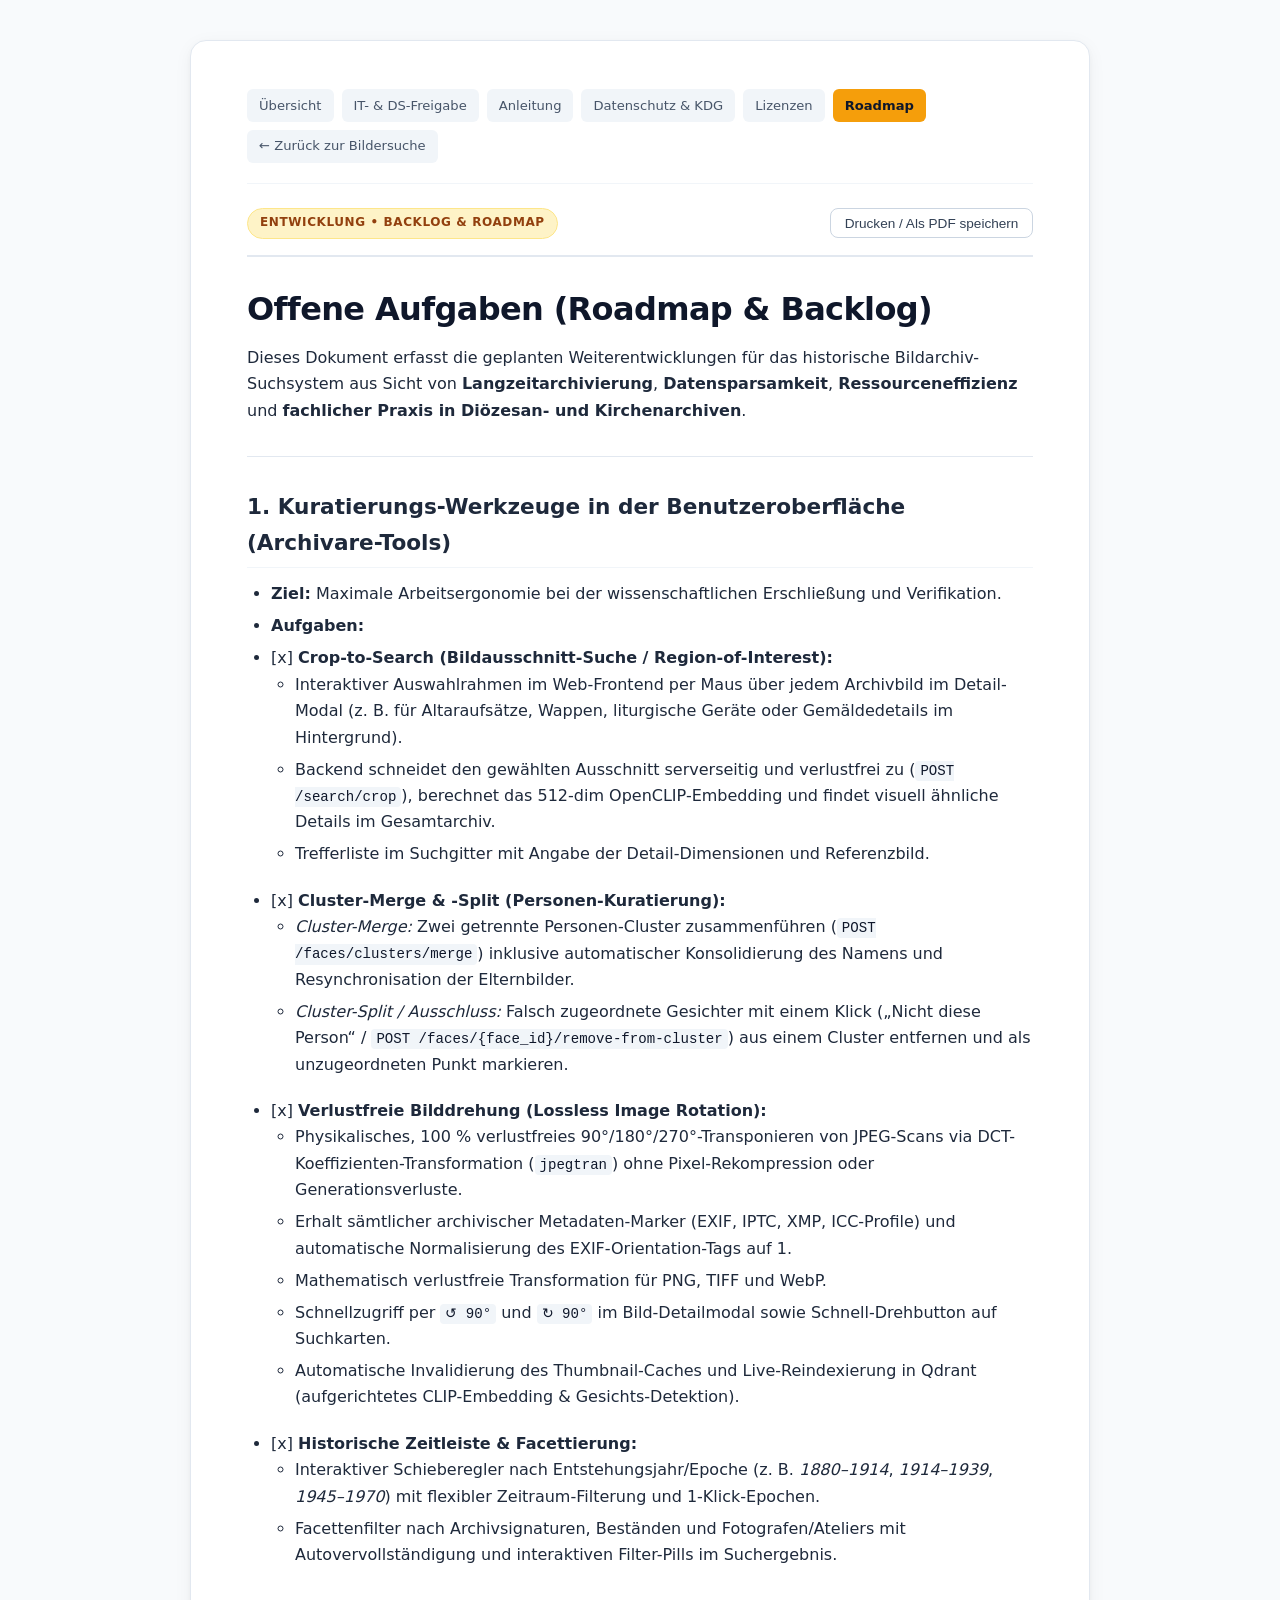
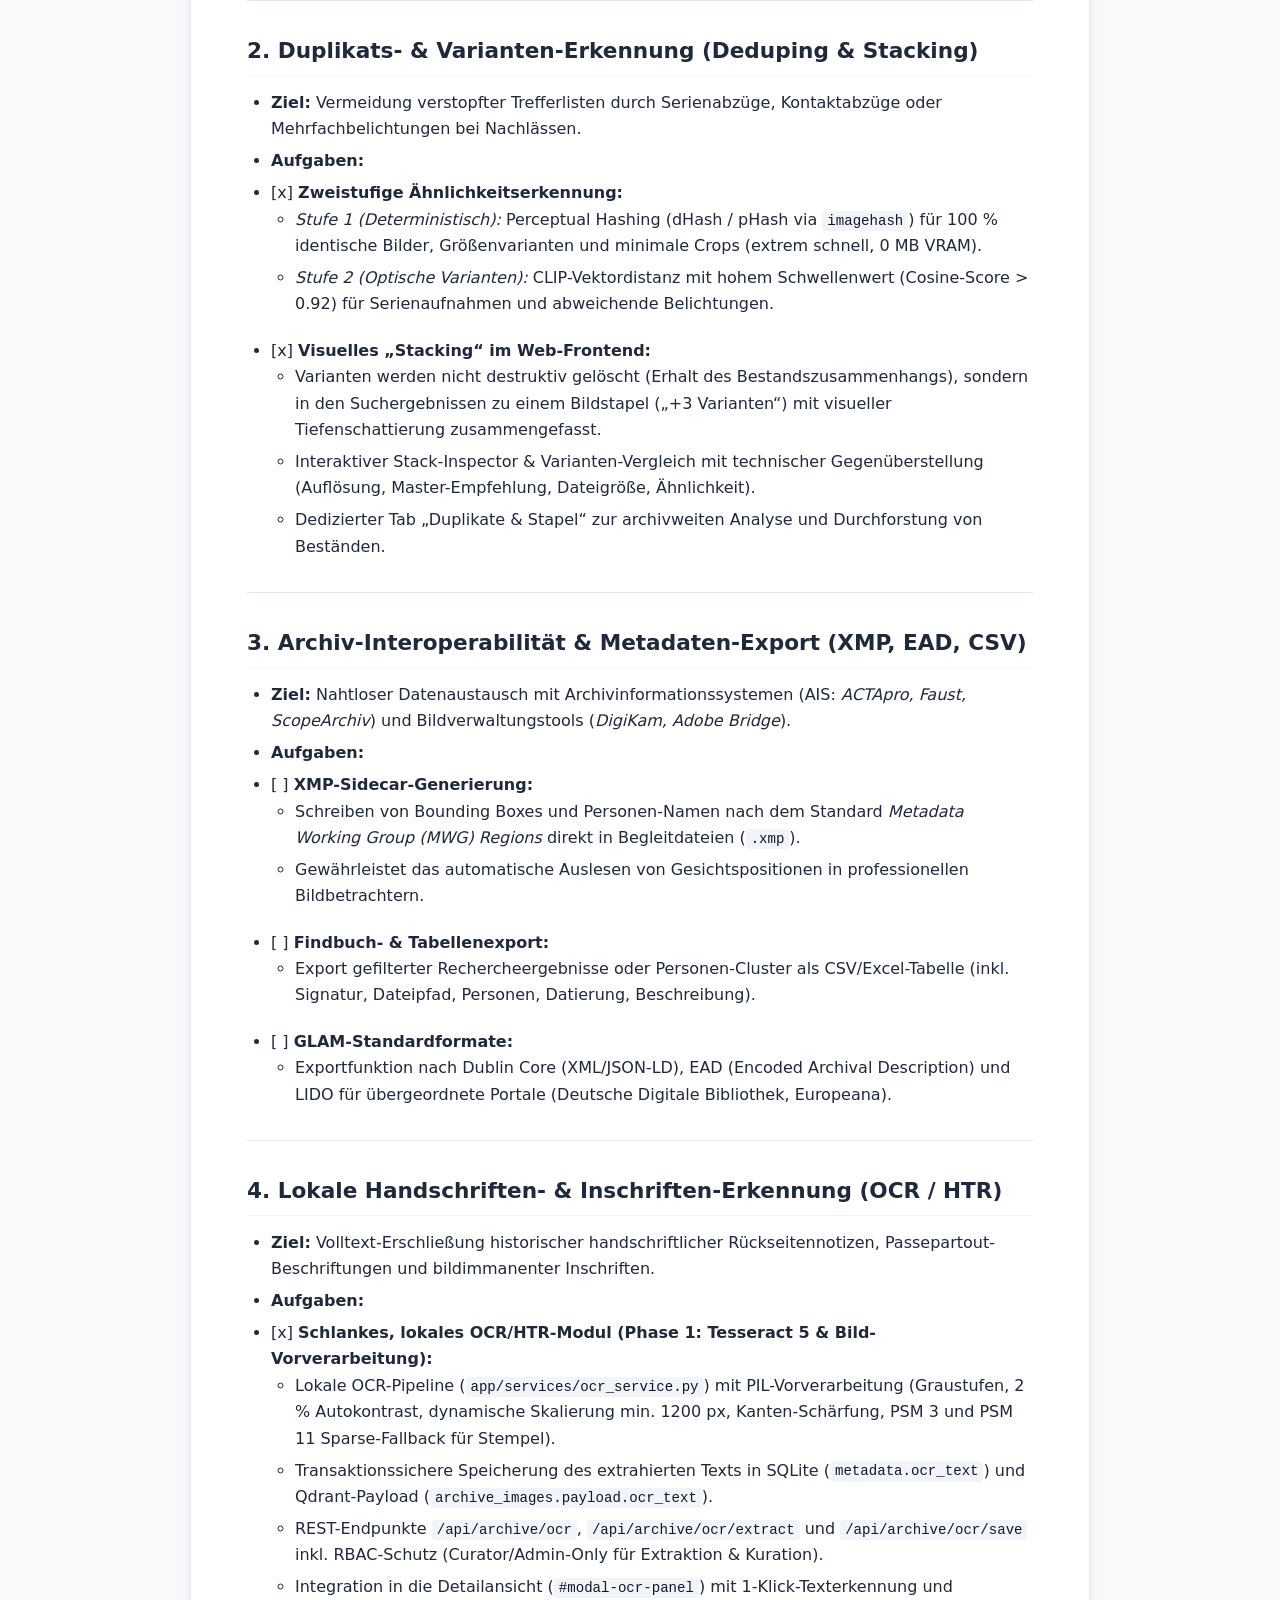
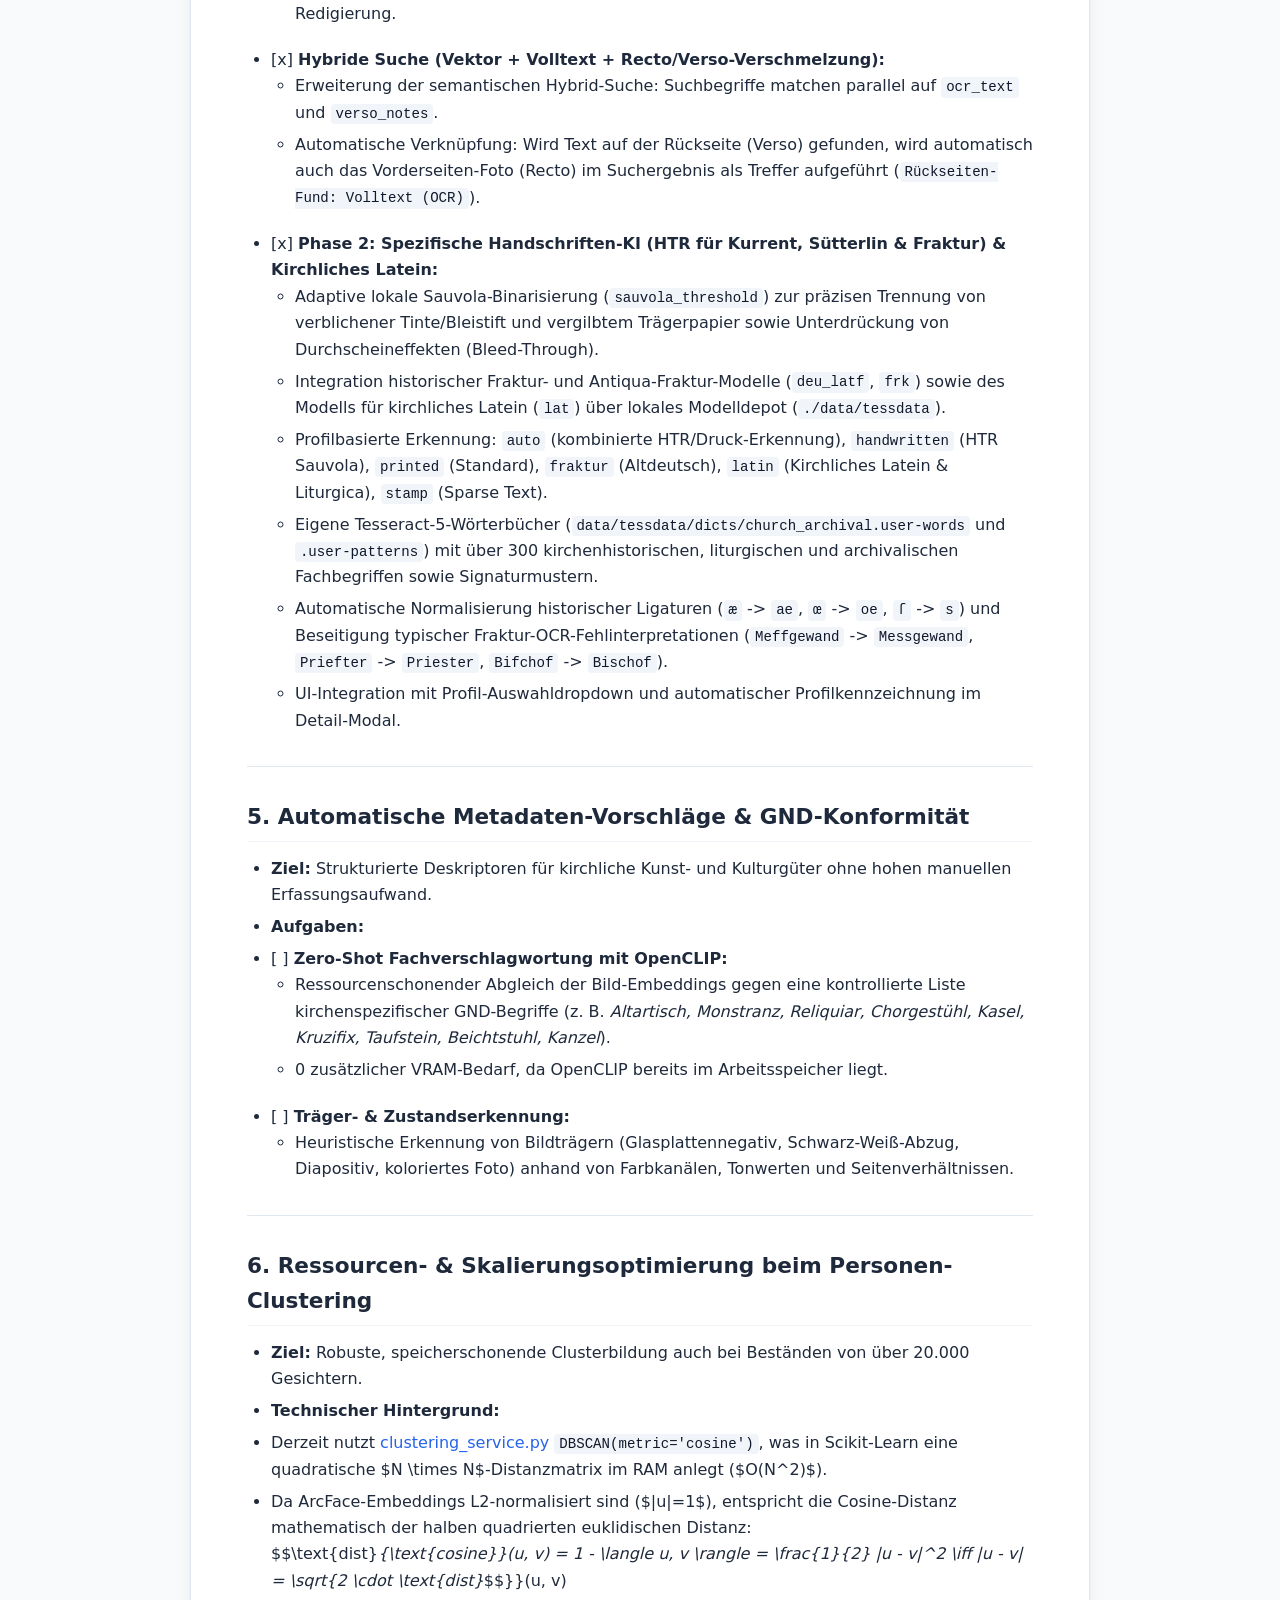
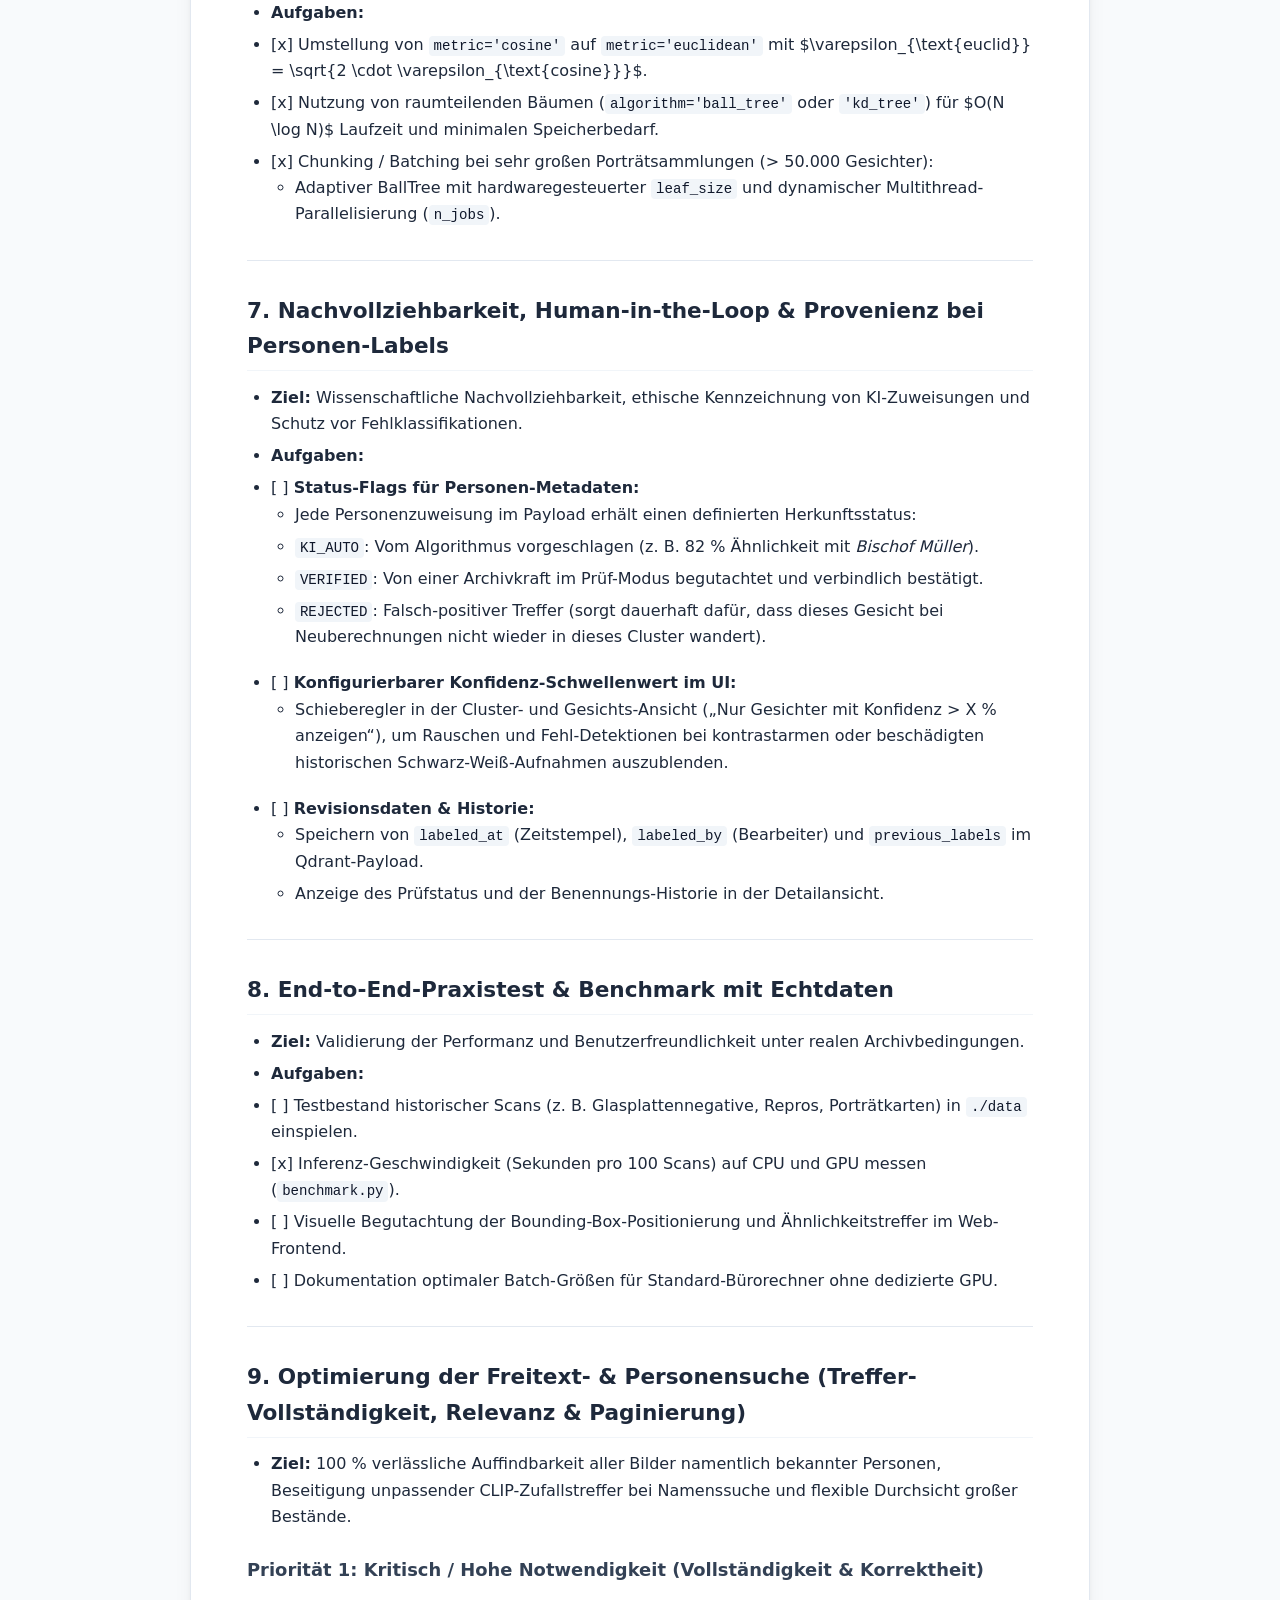
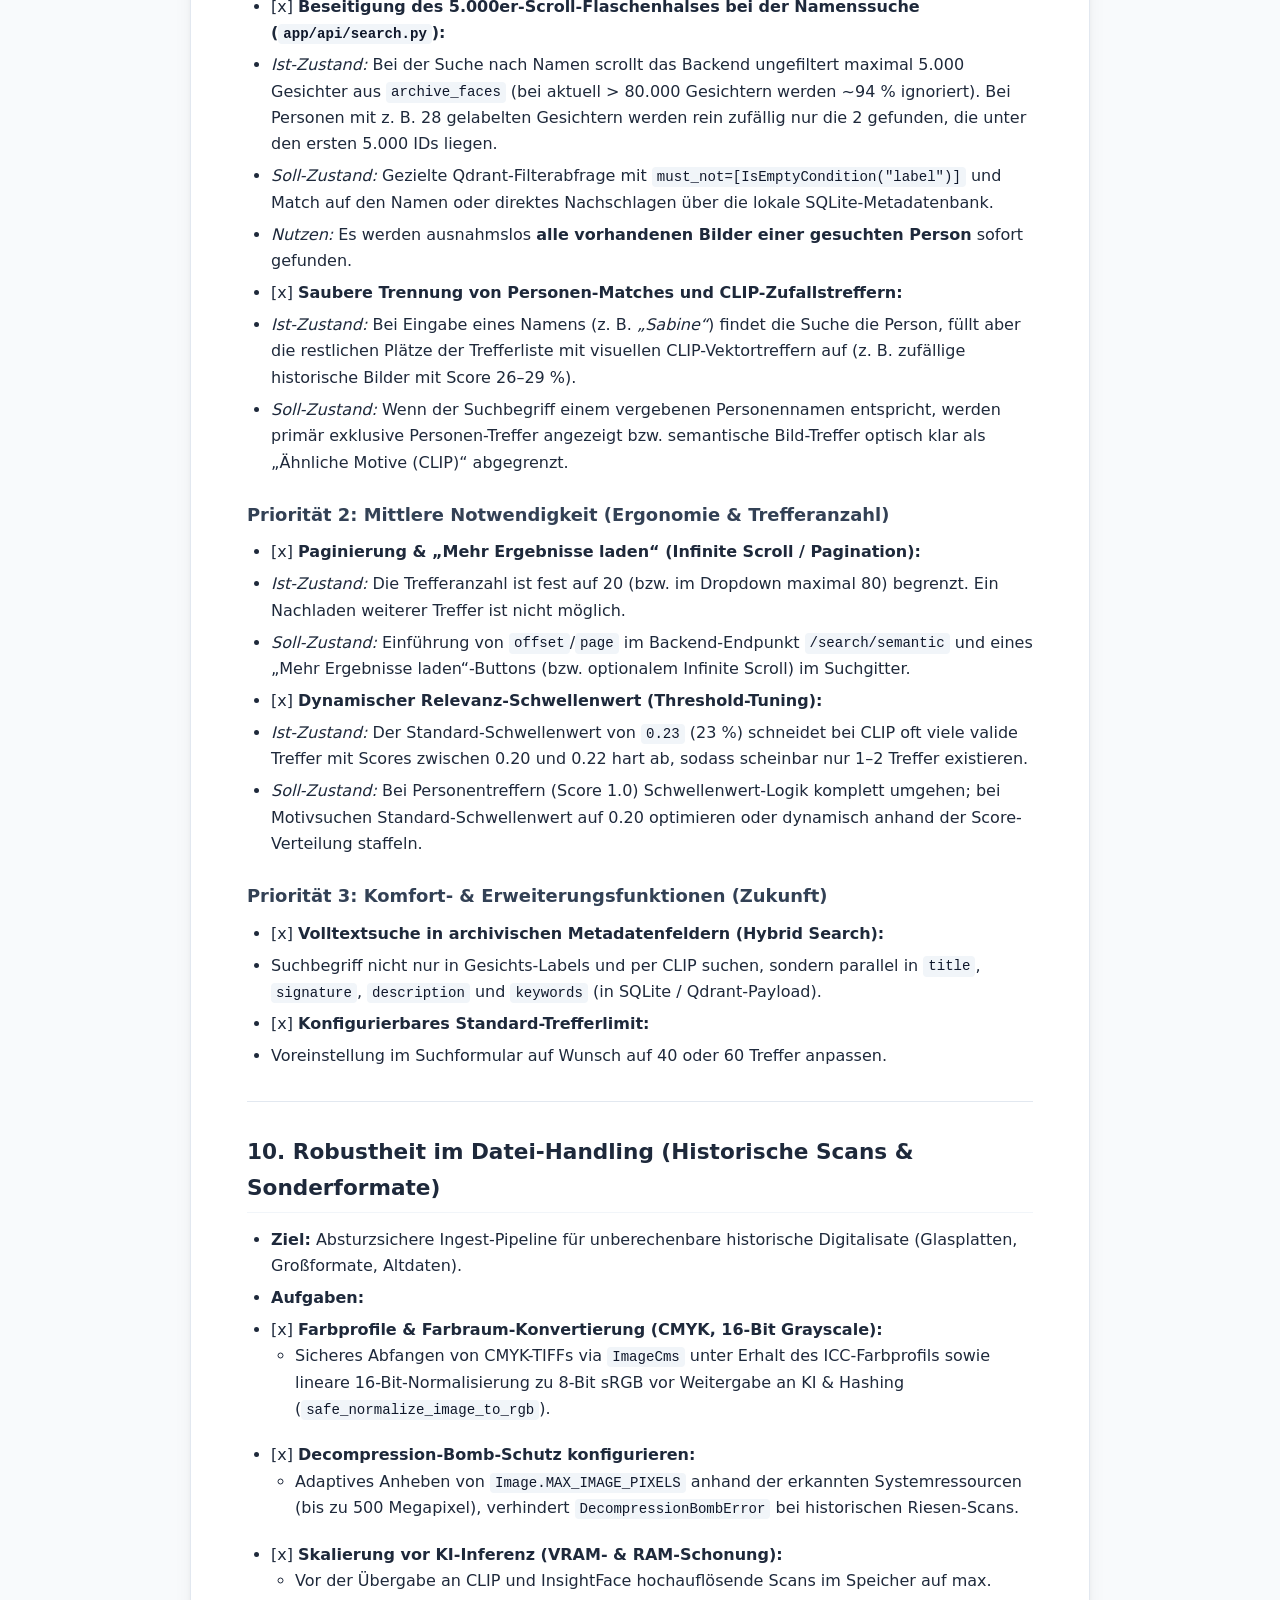
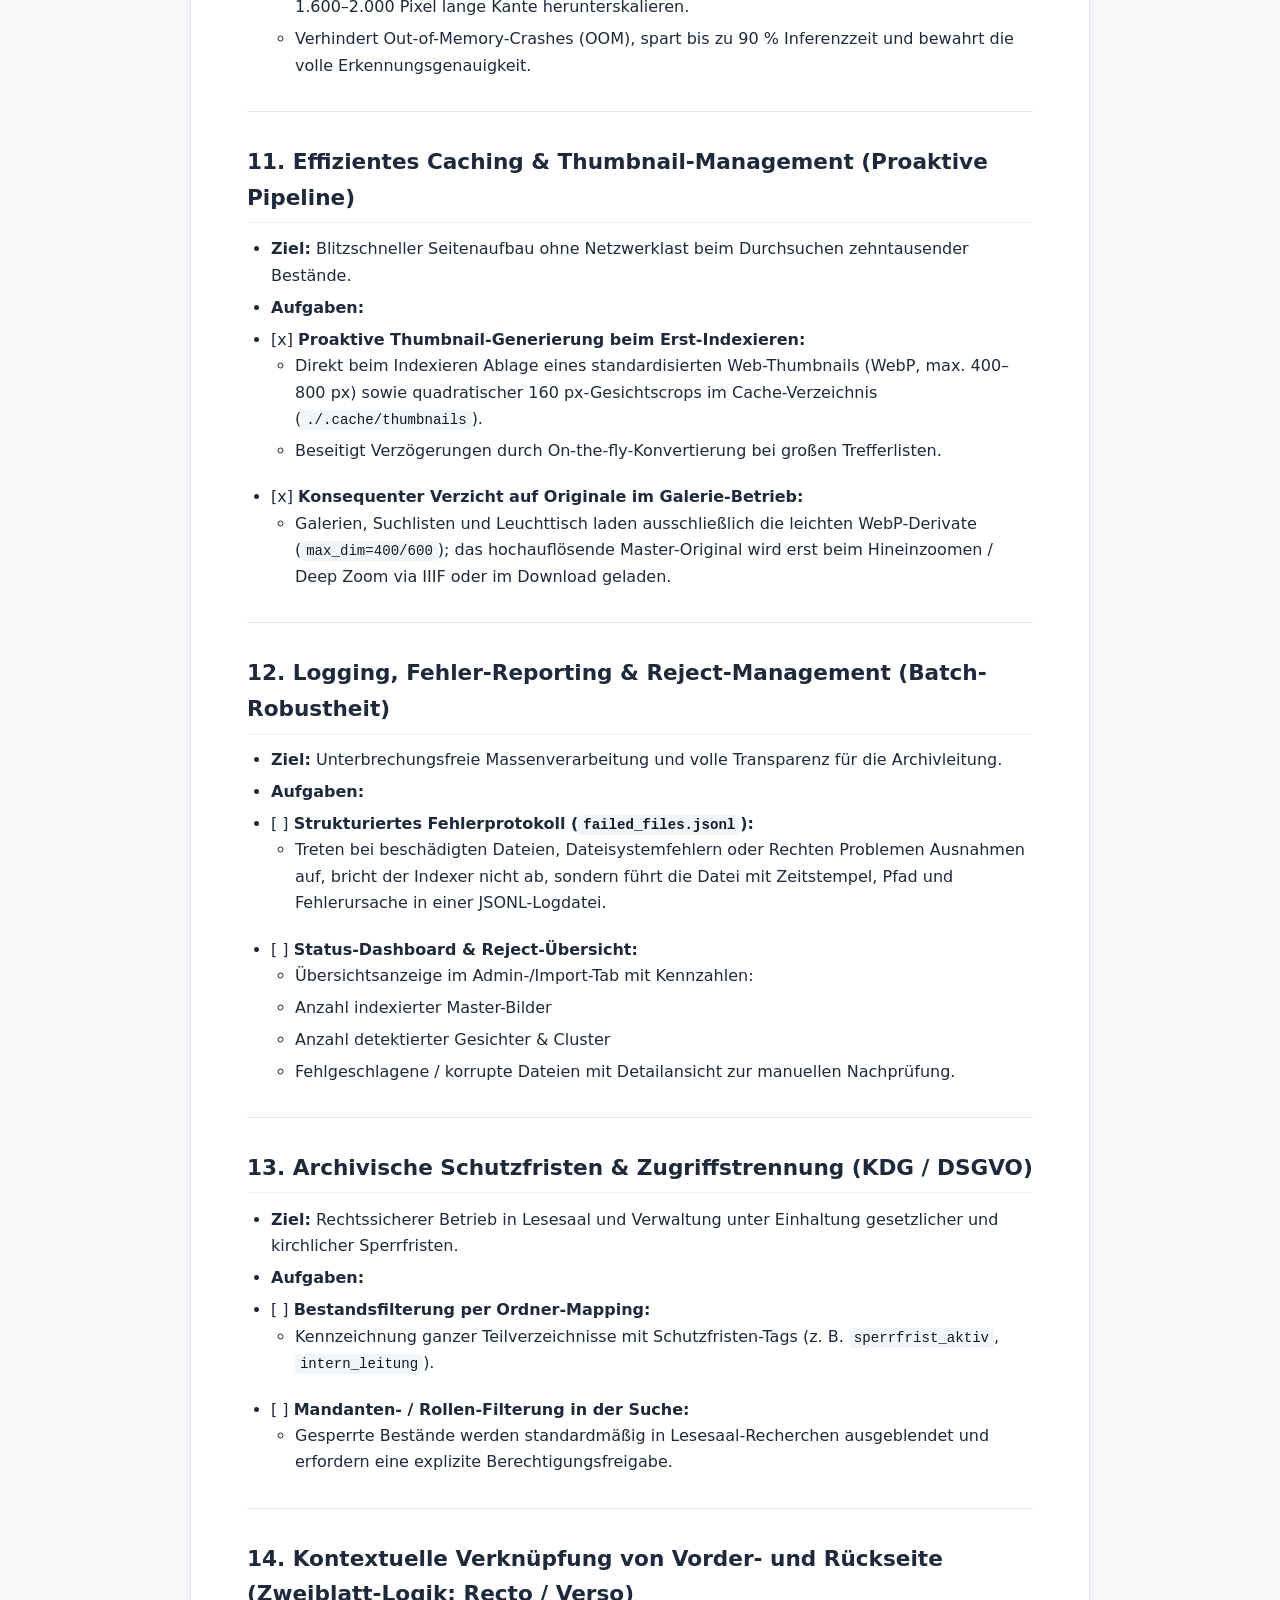
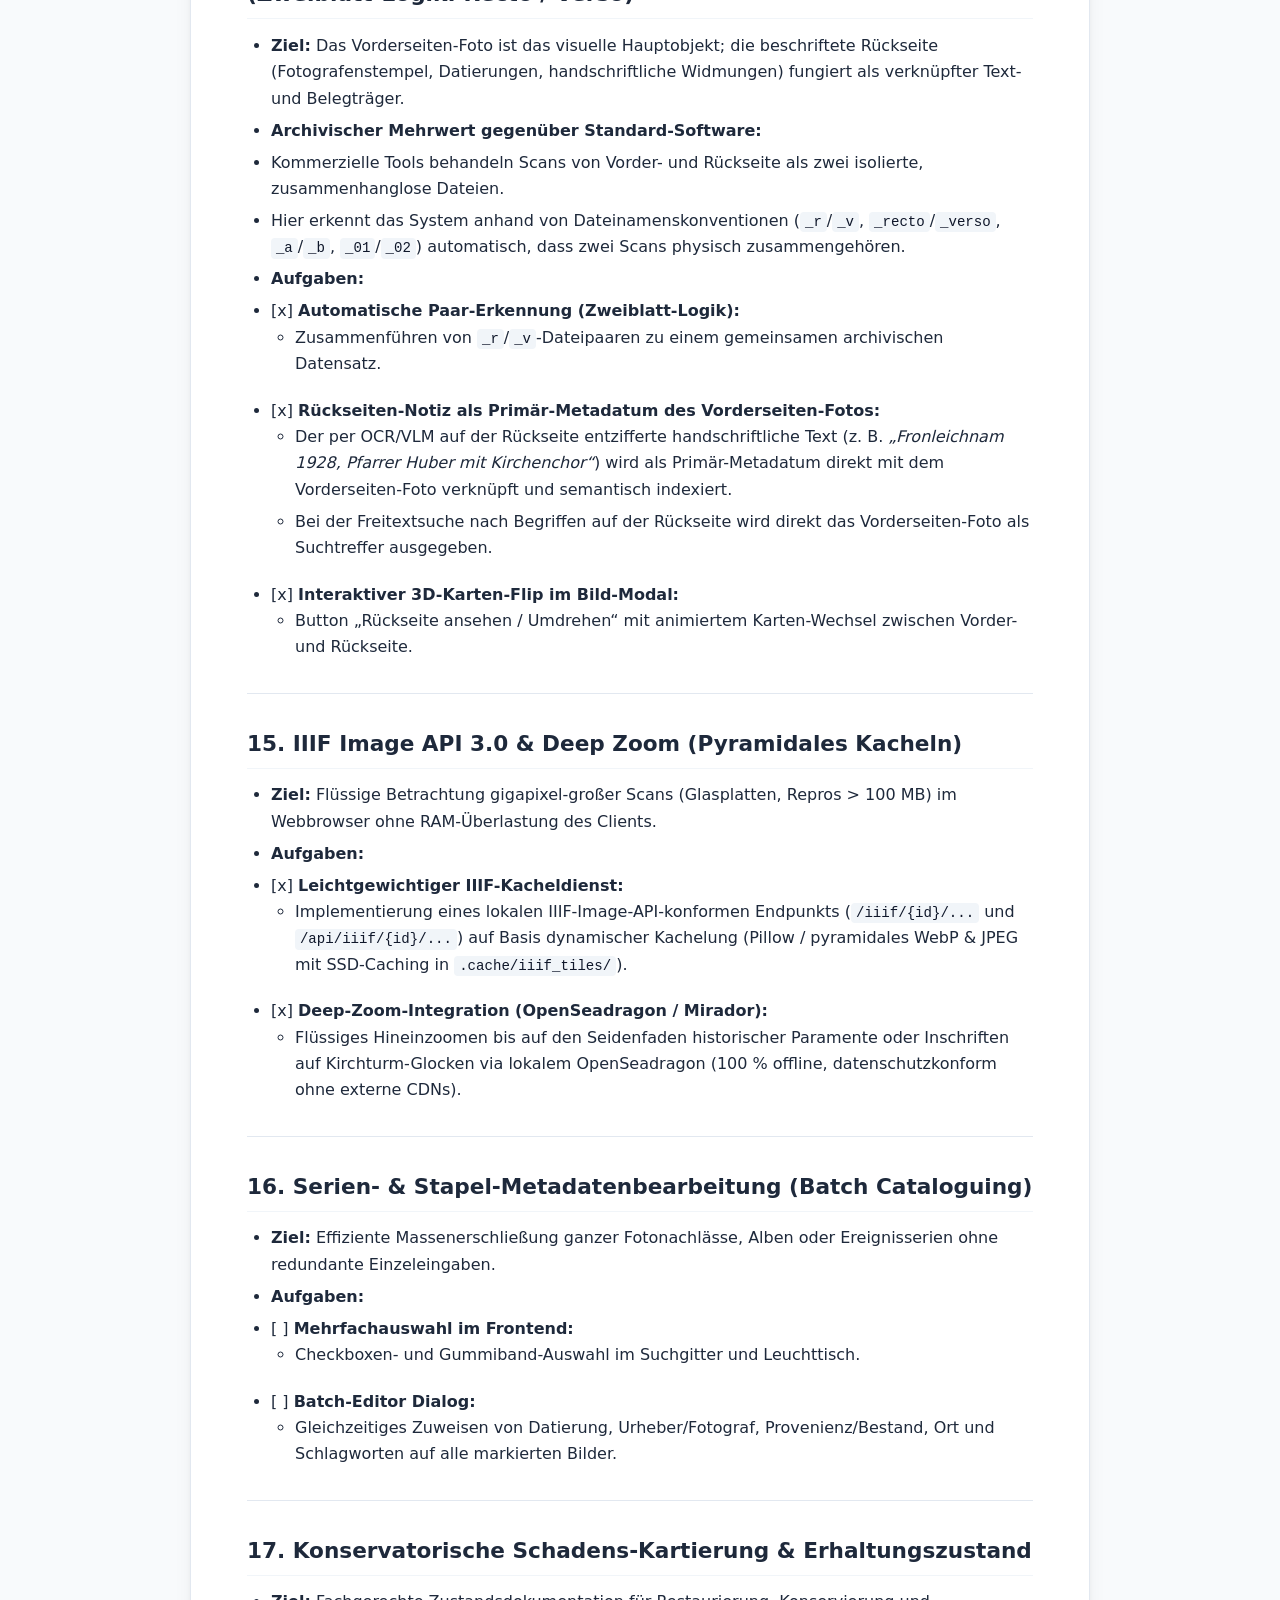
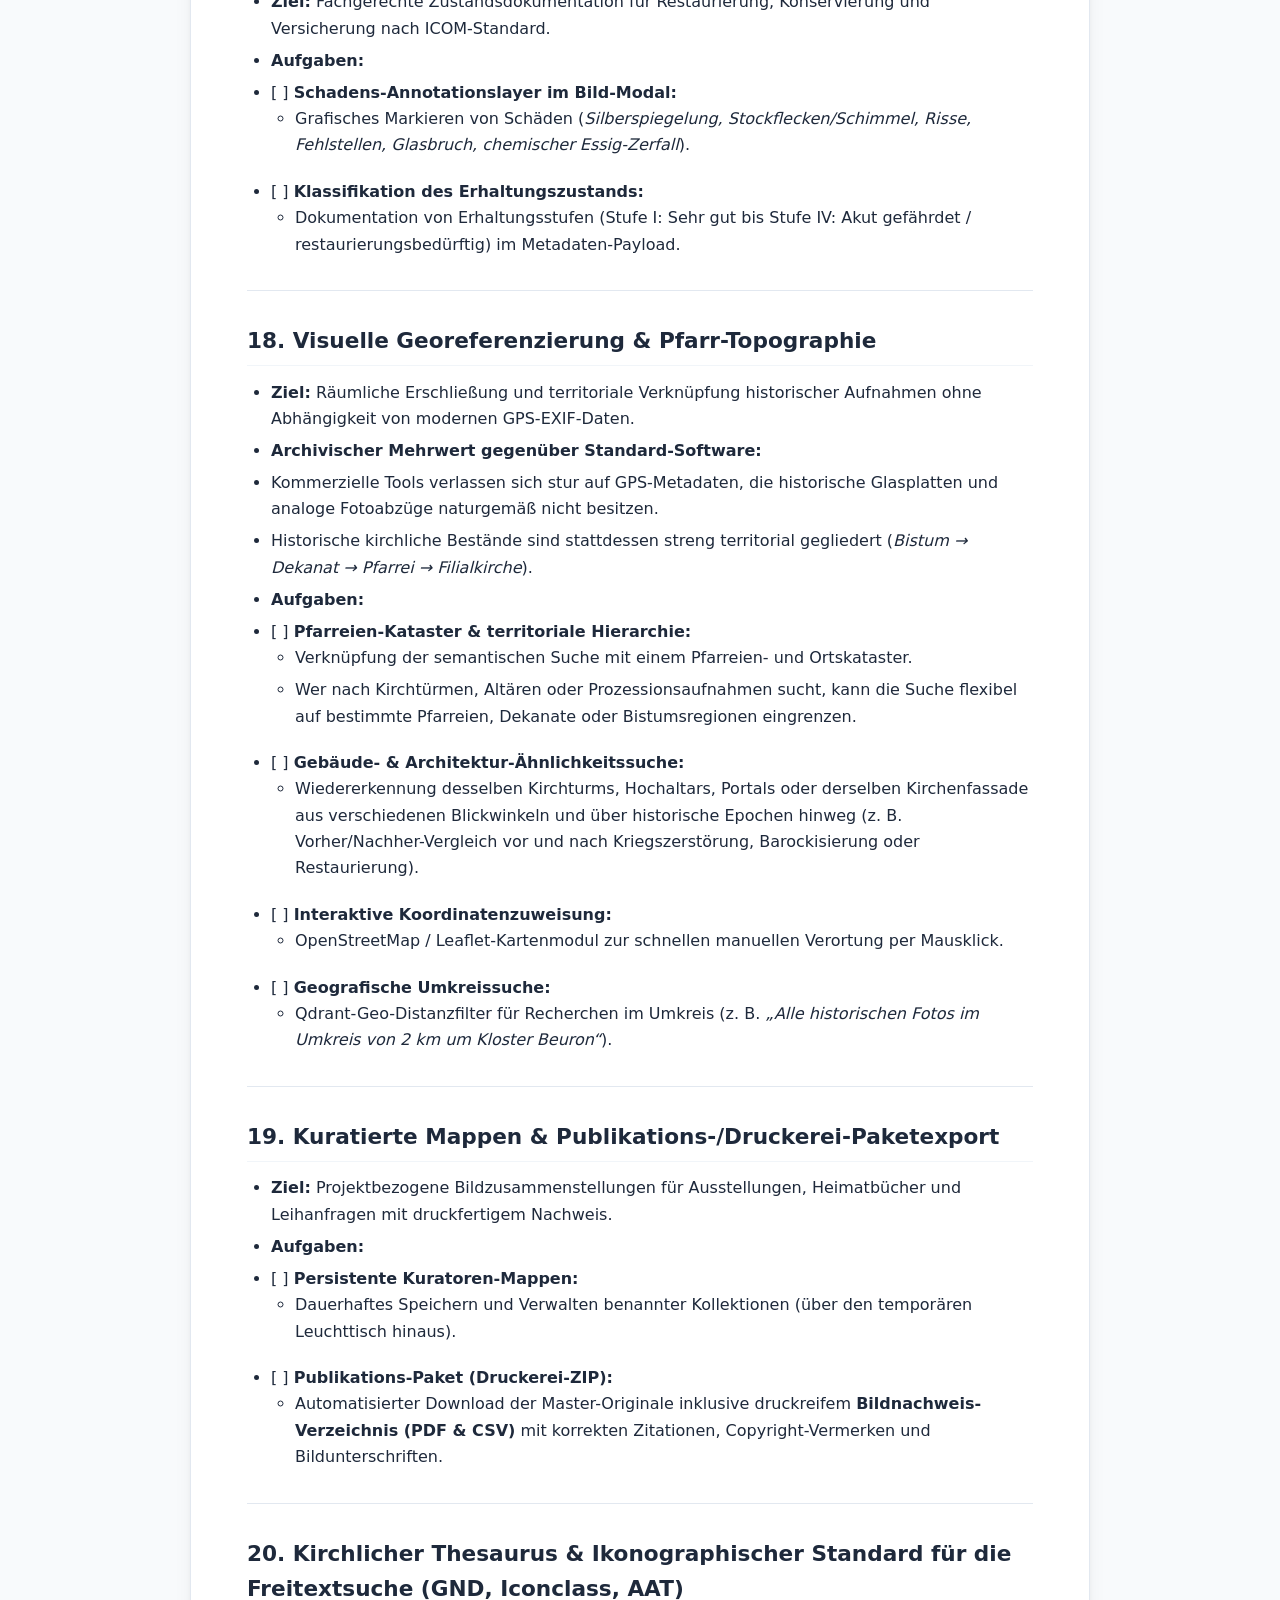
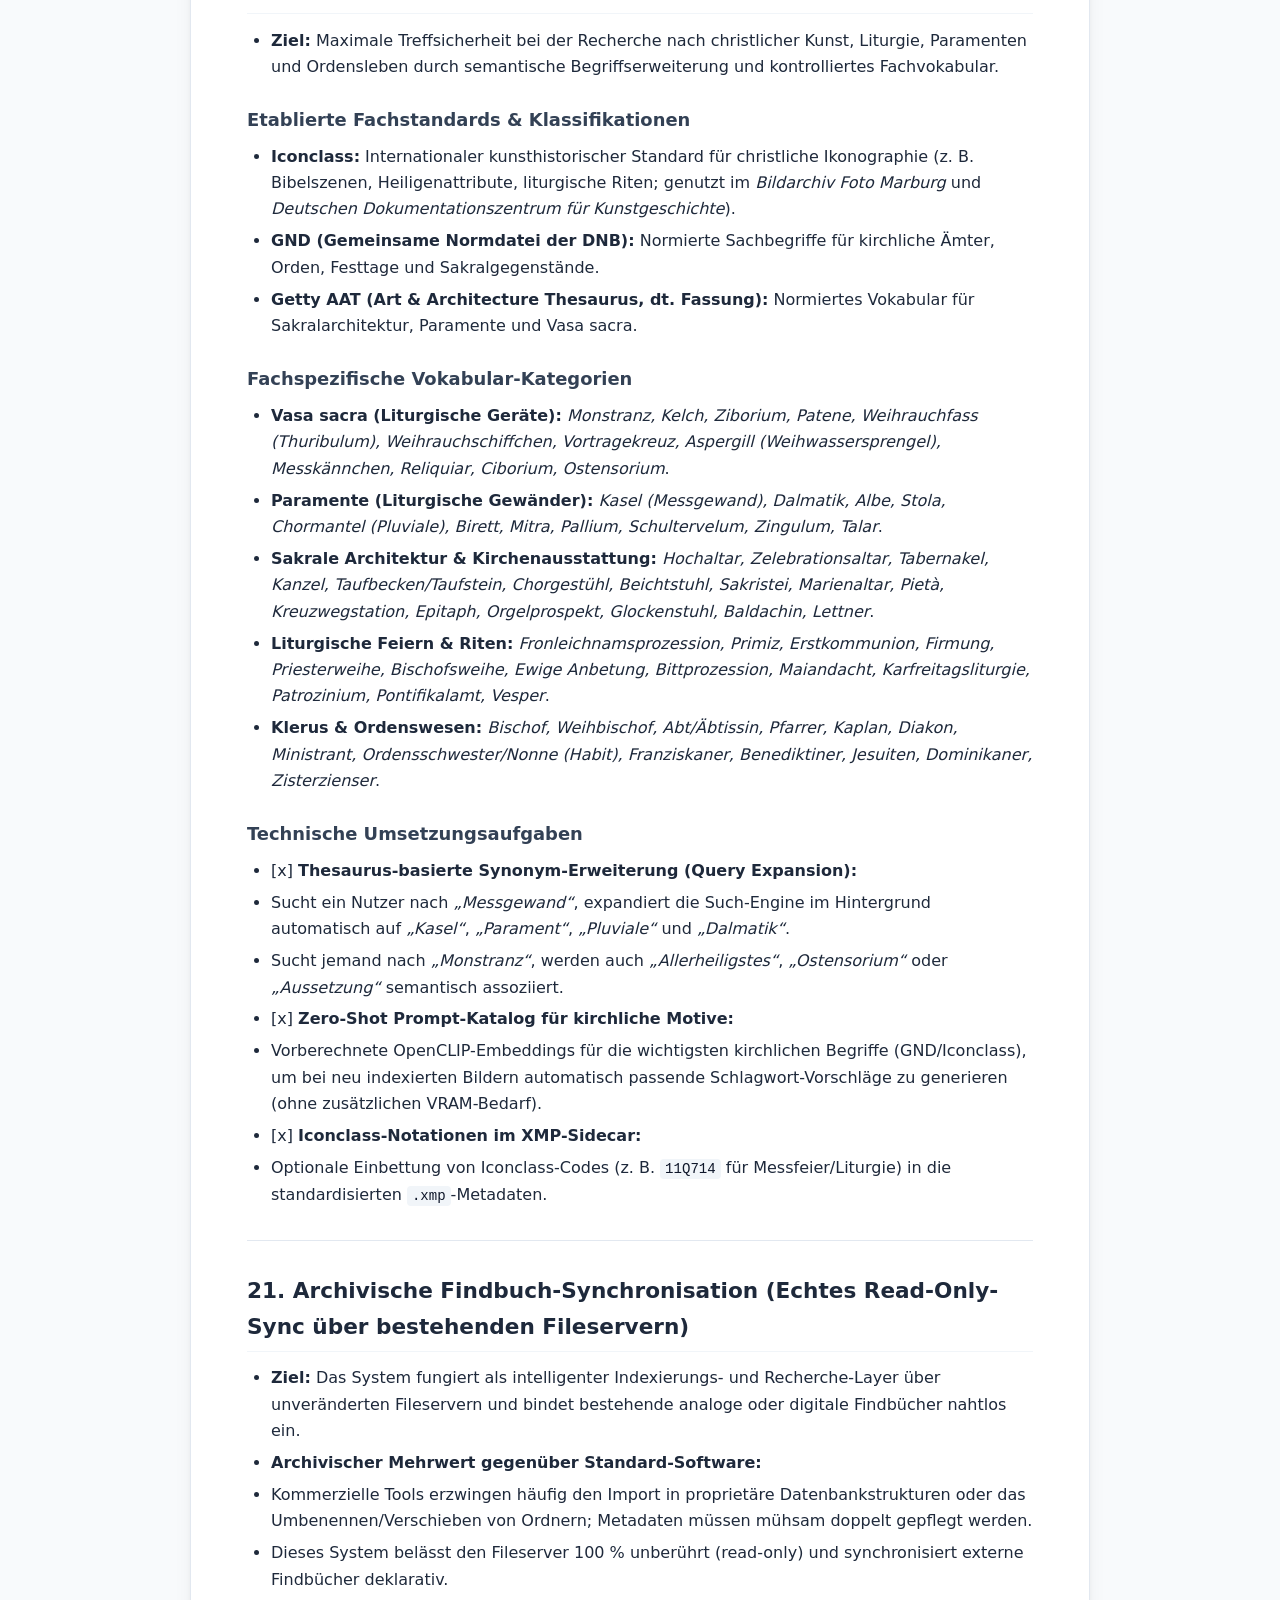
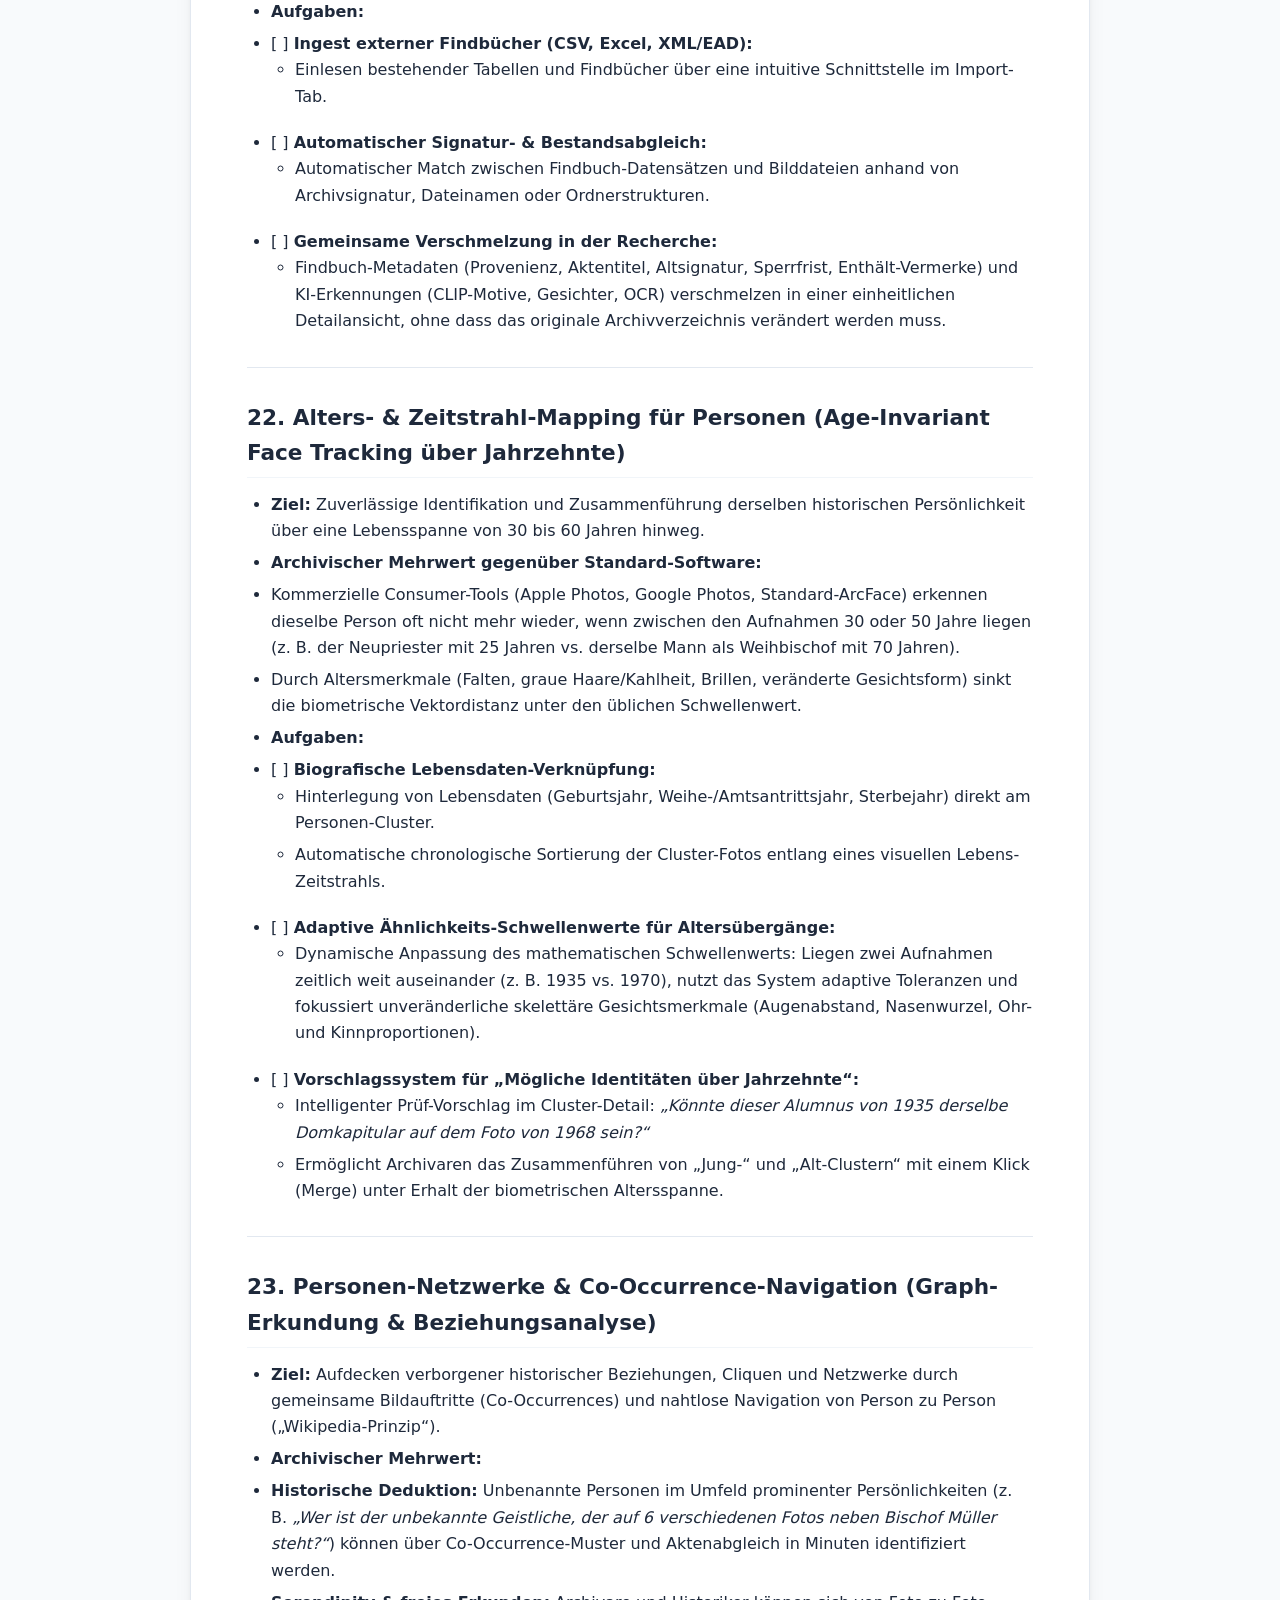
<file: todo.html>
<!DOCTYPE html>
<html lang="de">
<head>
  <meta charset="UTF-8">
  <meta name="viewport" content="width=device-width, initial-scale=1.0">
  <title>Roadmap & Offene Aufgaben — Bildarchiv</title>
  <style>
    :root {
      --font-sans: system-ui, -apple-system, BlinkMacSystemFont, "Segoe UI", Roboto, Helvetica, Arial, sans-serif;
      --font-mono: ui-monospace, SFMono-Regular, Menlo, Monaco, Consolas, "Liberation Mono", monospace;
    }
    * { box-sizing: border-box; margin: 0; padding: 0; }
    body {
      font-family: var(--font-sans);
      color: #1e293b;
      background: #f8fafc;
      line-height: 1.65;
      padding: 2.5rem 1rem;
    }
    .container {
      max-width: 900px;
      margin: 0 auto;
      background: #ffffff;
      padding: 3rem 3.5rem;
      border-radius: 16px;
      box-shadow: 0 4px 20px -2px rgba(0, 0, 0, 0.06), 0 2px 6px -1px rgba(0, 0, 0, 0.04);
      border: 1px solid #e2e8f0;
    }
    .doc-nav {
      display: flex;
      flex-wrap: wrap;
      gap: 0.5rem;
      padding-bottom: 1.25rem;
      margin-bottom: 1.5rem;
      border-bottom: 1px solid #f1f5f9;
      font-size: 0.82rem;
    }
    .doc-nav a {
      padding: 0.35rem 0.75rem;
      border-radius: 6px;
      background: #f1f5f9;
      color: #475569;
      text-decoration: none;
      font-weight: 500;
      transition: all 0.15s;
    }
    .doc-nav a:hover {
      background: #e2e8f0;
      color: #0f172a;
    }
    .doc-nav a.active {
      background: #f59e0b;
      color: #0f172a;
      font-weight: 600;
    }
    .doc-header {
      display: flex;
      justify-content: space-between;
      align-items: center;
      border-bottom: 2px solid #e2e8f0;
      padding-bottom: 1rem;
      margin-bottom: 2rem;
    }
    .badge {
      display: inline-block;
      font-size: 0.75rem;
      font-weight: 600;
      text-transform: uppercase;
      letter-spacing: 0.05em;
      padding: 0.3rem 0.75rem;
      border-radius: 9999px;
      background: #fef3c7;
      color: #92400e;
      border: 1px solid #fde68a;
    }
    .print-btn {
      font-size: 0.85rem;
      padding: 0.4rem 0.85rem;
      border: 1px solid #cbd5e1;
      border-radius: 8px;
      background: #ffffff;
      color: #334155;
      cursor: pointer;
      font-weight: 500;
      transition: all 0.15s;
    }
    .print-btn:hover {
      background: #f8fafc;
      border-color: #94a3b8;
    }
    h1 { font-size: 2rem; font-weight: 700; color: #0f172a; margin-bottom: 1rem; letter-spacing: -0.02em; line-height: 1.25; }
    h2 { font-size: 1.35rem; font-weight: 600; color: #1e293b; margin-top: 2rem; margin-bottom: 0.85rem; padding-bottom: 0.4rem; border-bottom: 1px solid #f1f5f9; }
    h3 { font-size: 1.12rem; font-weight: 600; color: #334155; margin-top: 1.5rem; margin-bottom: 0.6rem; }
    p { margin-bottom: 1rem; }
    ul, ol { margin-bottom: 1.25rem; padding-left: 1.5rem; }
    li { margin-bottom: 0.35rem; }
    code {
      font-family: var(--font-mono);
      font-size: 0.88em;
      background: #f1f5f9;
      color: #0f172a;
      padding: 0.15em 0.35em;
      border-radius: 4px;
    }
    pre {
      background: #0f172a;
      color: #f8fafc;
      padding: 1.2rem 1.4rem;
      border-radius: 10px;
      overflow-x: auto;
      margin-bottom: 1.25rem;
    }
    pre code {
      background: transparent;
      color: inherit;
      padding: 0;
      font-size: 0.85rem;
      line-height: 1.5;
    }
    table {
      width: 100%;
      border-collapse: collapse;
      margin-top: 1rem;
      margin-bottom: 1.5rem;
      font-size: 0.92rem;
    }
    th, td {
      padding: 0.65rem 0.9rem;
      border: 1px solid #e2e8f0;
      text-align: left;
    }
    th {
      background: #f8fafc;
      font-weight: 600;
      color: #334155;
    }
    tr:nth-child(even) { background: #fafafa; }
    blockquote {
      border-left: 4px solid #f59e0b;
      background: #fffbeb;
      padding: 0.85rem 1.15rem;
      margin: 1.25rem 0;
      border-radius: 0 8px 8px 0;
      font-size: 0.92rem;
      color: #78350f;
    }
    hr {
      border: 0;
      height: 1px;
      background: #e2e8f0;
      margin: 2rem 0;
    }
    a {
      color: #2563eb;
      text-decoration: none;
    }
    a:hover { text-decoration: underline; }
    footer {
      margin-top: 3rem;
      padding-top: 1.5rem;
      border-top: 1px solid #e2e8f0;
      font-size: 0.82rem;
      color: #64748b;
      display: flex;
      justify-content: space-between;
      align-items: center;
      flex-wrap: wrap;
      gap: 0.75rem;
    }
    @media print {
      body { background: #ffffff; padding: 0; }
      .container { border: none; box-shadow: none; padding: 0; max-width: 100%; }
      .doc-nav, .doc-header button, footer { display: none; }
      pre, code { background: #f8fafc !important; color: #000000 !important; border: 1px solid #cbd5e1; }
    }
    @media (max-width: 640px) {
      .container { padding: 1.5rem; }
      h1 { font-size: 1.5rem; }
    }
  </style>
</head>
<body>
  <div class="container">
    <nav class="doc-nav">
      <a href="README.html">Übersicht</a>
      <a href="freigabe_it_datenschutz.html">IT- & DS-Freigabe</a>
      <a href="anleitung.html">Anleitung</a>
      <a href="datenschutz.html">Datenschutz & KDG</a>
      <a href="lizenzen.html">Lizenzen</a>
      <a href="todo.html" class="active">Roadmap</a>
      <a href="/">← Zurück zur Bildersuche</a>
    </nav>
    <div class="doc-header">
      <span class="badge">Entwicklung • Backlog & Roadmap</span>
      <button class="print-btn" onclick="window.print()">Drucken / Als PDF speichern</button>
    </div>
    <article>
<h1 id="offene-aufgaben-roadmap-backlog">Offene Aufgaben (Roadmap &amp; Backlog)</h1>
<p>Dieses Dokument erfasst die geplanten Weiterentwicklungen für das historische Bildarchiv-Suchsystem aus Sicht von <strong>Langzeitarchivierung</strong>, <strong>Datensparsamkeit</strong>, <strong>Ressourceneffizienz</strong> und <strong>fachlicher Praxis in Diözesan- und Kirchenarchiven</strong>.</p>
<hr />
<h2 id="1-kuratierungs-werkzeuge-in-der-benutzeroberflache-archivare-tools">1. Kuratierungs-Werkzeuge in der Benutzeroberfläche (Archivare-Tools)</h2>
<ul>
<li><strong>Ziel:</strong> Maximale Arbeitsergonomie bei der wissenschaftlichen Erschließung und Verifikation.</li>
<li><strong>Aufgaben:</strong></li>
<li>[x] <strong>Crop-to-Search (Bildausschnitt-Suche / Region-of-Interest):</strong><ul>
<li>Interaktiver Auswahlrahmen im Web-Frontend per Maus über jedem Archivbild im Detail-Modal (z. B. für Altaraufsätze, Wappen, liturgische Geräte oder Gemäldedetails im Hintergrund).</li>
<li>Backend schneidet den gewählten Ausschnitt serverseitig und verlustfrei zu (<code>POST /search/crop</code>), berechnet das 512-dim OpenCLIP-Embedding und findet visuell ähnliche Details im Gesamtarchiv.</li>
<li>Trefferliste im Suchgitter mit Angabe der Detail-Dimensionen und Referenzbild.</li>
</ul>
</li>
<li>[x] <strong>Cluster-Merge &amp; -Split (Personen-Kuratierung):</strong><ul>
<li><em>Cluster-Merge:</em> Zwei getrennte Personen-Cluster zusammenführen (<code>POST /faces/clusters/merge</code>) inklusive automatischer Konsolidierung des Namens und Resynchronisation der Elternbilder.</li>
<li><em>Cluster-Split / Ausschluss:</em> Falsch zugeordnete Gesichter mit einem Klick („Nicht diese Person“ / <code>POST /faces/{face_id}/remove-from-cluster</code>) aus einem Cluster entfernen und als unzugeordneten Punkt markieren.</li>
</ul>
</li>
<li>[x] <strong>Verlustfreie Bilddrehung (Lossless Image Rotation):</strong><ul>
<li>Physikalisches, 100 % verlustfreies 90°/180°/270°-Transponieren von JPEG-Scans via DCT-Koeffizienten-Transformation (<code>jpegtran</code>) ohne Pixel-Rekompression oder Generationsverluste.</li>
<li>Erhalt sämtlicher archivischer Metadaten-Marker (EXIF, IPTC, XMP, ICC-Profile) und automatische Normalisierung des EXIF-Orientation-Tags auf 1.</li>
<li>Mathematisch verlustfreie Transformation für PNG, TIFF und WebP.</li>
<li>Schnellzugriff per <code>↺ 90°</code> und <code>↻ 90°</code> im Bild-Detailmodal sowie Schnell-Drehbutton auf Suchkarten.</li>
<li>Automatische Invalidierung des Thumbnail-Caches und Live-Reindexierung in Qdrant (aufgerichtetes CLIP-Embedding &amp; Gesichts-Detektion).</li>
</ul>
</li>
<li>[x] <strong>Historische Zeitleiste &amp; Facettierung:</strong><ul>
<li>Interaktiver Schieberegler nach Entstehungsjahr/Epoche (z. B. <em>1880–1914</em>, <em>1914–1939</em>, <em>1945–1970</em>) mit flexibler Zeitraum-Filterung und 1-Klick-Epochen.</li>
<li>Facettenfilter nach Archivsignaturen, Beständen und Fotografen/Ateliers mit Autovervollständigung und interaktiven Filter-Pills im Suchergebnis.</li>
</ul>
</li>
</ul>
<hr />
<h2 id="2-duplikats-varianten-erkennung-deduping-stacking">2. Duplikats- &amp; Varianten-Erkennung (Deduping &amp; Stacking)</h2>
<ul>
<li><strong>Ziel:</strong> Vermeidung verstopfter Trefferlisten durch Serienabzüge, Kontaktabzüge oder Mehrfachbelichtungen bei Nachlässen.</li>
<li><strong>Aufgaben:</strong></li>
<li>[x] <strong>Zweistufige Ähnlichkeitserkennung:</strong><ul>
<li><em>Stufe 1 (Deterministisch):</em> Perceptual Hashing (dHash / pHash via <code>imagehash</code>) für 100 % identische Bilder, Größenvarianten und minimale Crops (extrem schnell, 0 MB VRAM).</li>
<li><em>Stufe 2 (Optische Varianten):</em> CLIP-Vektordistanz mit hohem Schwellenwert (Cosine-Score &gt; 0.92) für Serienaufnahmen und abweichende Belichtungen.</li>
</ul>
</li>
<li>[x] <strong>Visuelles „Stacking“ im Web-Frontend:</strong><ul>
<li>Varianten werden nicht destruktiv gelöscht (Erhalt des Bestandszusammenhangs), sondern in den Suchergebnissen zu einem Bildstapel („+3 Varianten“) mit visueller Tiefenschattierung zusammengefasst.</li>
<li>Interaktiver Stack-Inspector &amp; Varianten-Vergleich mit technischer Gegenüberstellung (Auflösung, Master-Empfehlung, Dateigröße, Ähnlichkeit).</li>
<li>Dedizierter Tab „Duplikate &amp; Stapel“ zur archivweiten Analyse und Durchforstung von Beständen.</li>
</ul>
</li>
</ul>
<hr />
<h2 id="3-archiv-interoperabilitat-metadaten-export-xmp-ead-csv">3. Archiv-Interoperabilität &amp; Metadaten-Export (XMP, EAD, CSV)</h2>
<ul>
<li><strong>Ziel:</strong> Nahtloser Datenaustausch mit Archivinformationssystemen (AIS: <em>ACTApro, Faust, ScopeArchiv</em>) und Bildverwaltungstools (<em>DigiKam, Adobe Bridge</em>).</li>
<li><strong>Aufgaben:</strong></li>
<li>[ ] <strong>XMP-Sidecar-Generierung:</strong><ul>
<li>Schreiben von Bounding Boxes und Personen-Namen nach dem Standard <em>Metadata Working Group (MWG) Regions</em> direkt in Begleitdateien (<code>.xmp</code>).</li>
<li>Gewährleistet das automatische Auslesen von Gesichtspositionen in professionellen Bildbetrachtern.</li>
</ul>
</li>
<li>[ ] <strong>Findbuch- &amp; Tabellenexport:</strong><ul>
<li>Export gefilterter Rechercheergebnisse oder Personen-Cluster als CSV/Excel-Tabelle (inkl. Signatur, Dateipfad, Personen, Datierung, Beschreibung).</li>
</ul>
</li>
<li>[ ] <strong>GLAM-Standardformate:</strong><ul>
<li>Exportfunktion nach Dublin Core (XML/JSON-LD), EAD (Encoded Archival Description) und LIDO für übergeordnete Portale (Deutsche Digitale Bibliothek, Europeana).</li>
</ul>
</li>
</ul>
<hr />
<h2 id="4-lokale-handschriften-inschriften-erkennung-ocr-htr">4. Lokale Handschriften- &amp; Inschriften-Erkennung (OCR / HTR)</h2>
<ul>
<li><strong>Ziel:</strong> Volltext-Erschließung historischer handschriftlicher Rückseitennotizen, Passepartout-Beschriftungen und bildimmanenter Inschriften.</li>
<li><strong>Aufgaben:</strong></li>
<li>[x] <strong>Schlankes, lokales OCR/HTR-Modul (Phase 1: Tesseract 5 &amp; Bild-Vorverarbeitung):</strong><ul>
<li>Lokale OCR-Pipeline (<code>app/services/ocr_service.py</code>) mit PIL-Vorverarbeitung (Graustufen, 2 % Autokontrast, dynamische Skalierung min. 1200 px, Kanten-Schärfung, PSM 3 und PSM 11 Sparse-Fallback für Stempel).</li>
<li>Transaktionssichere Speicherung des extrahierten Texts in SQLite (<code>metadata.ocr_text</code>) und Qdrant-Payload (<code>archive_images.payload.ocr_text</code>).</li>
<li>REST-Endpunkte <code>/api/archive/ocr</code>, <code>/api/archive/ocr/extract</code> und <code>/api/archive/ocr/save</code> inkl. RBAC-Schutz (Curator/Admin-Only für Extraktion &amp; Kuration).</li>
<li>Integration in die Detailansicht (<code>#modal-ocr-panel</code>) mit 1-Klick-Texterkennung und Redigierung.</li>
</ul>
</li>
<li>[x] <strong>Hybride Suche (Vektor + Volltext + Recto/Verso-Verschmelzung):</strong><ul>
<li>Erweiterung der semantischen Hybrid-Suche: Suchbegriffe matchen parallel auf <code>ocr_text</code> und <code>verso_notes</code>.</li>
<li>Automatische Verknüpfung: Wird Text auf der Rückseite (Verso) gefunden, wird automatisch auch das Vorderseiten-Foto (Recto) im Suchergebnis als Treffer aufgeführt (<code>Rückseiten-Fund: Volltext (OCR)</code>).</li>
</ul>
</li>
<li>[x] <strong>Phase 2: Spezifische Handschriften-KI (HTR für Kurrent, Sütterlin &amp; Fraktur) &amp; Kirchliches Latein:</strong><ul>
<li>Adaptive lokale Sauvola-Binarisierung (<code>sauvola_threshold</code>) zur präzisen Trennung von verblichener Tinte/Bleistift und vergilbtem Trägerpapier sowie Unterdrückung von Durchscheineffekten (Bleed-Through).</li>
<li>Integration historischer Fraktur- und Antiqua-Fraktur-Modelle (<code>deu_latf</code>, <code>frk</code>) sowie des Modells für kirchliches Latein (<code>lat</code>) über lokales Modelldepot (<code>./data/tessdata</code>).</li>
<li>Profilbasierte Erkennung: <code>auto</code> (kombinierte HTR/Druck-Erkennung), <code>handwritten</code> (HTR Sauvola), <code>printed</code> (Standard), <code>fraktur</code> (Altdeutsch), <code>latin</code> (Kirchliches Latein &amp; Liturgica), <code>stamp</code> (Sparse Text).</li>
<li>Eigene Tesseract-5-Wörterbücher (<code>data/tessdata/dicts/church_archival.user-words</code> und <code>.user-patterns</code>) mit über 300 kirchenhistorischen, liturgischen und archivalischen Fachbegriffen sowie Signaturmustern.</li>
<li>Automatische Normalisierung historischer Ligaturen (<code>æ</code> -&gt; <code>ae</code>, <code>œ</code> -&gt; <code>oe</code>, <code>ſ</code> -&gt; <code>s</code>) und Beseitigung typischer Fraktur-OCR-Fehlinterpretationen (<code>Meffgewand</code> -&gt; <code>Messgewand</code>, <code>Priefter</code> -&gt; <code>Priester</code>, <code>Bifchof</code> -&gt; <code>Bischof</code>).</li>
<li>UI-Integration mit Profil-Auswahldropdown und automatischer Profilkennzeichnung im Detail-Modal.</li>
</ul>
</li>
</ul>
<hr />
<h2 id="5-automatische-metadaten-vorschlage-gnd-konformitat">5. Automatische Metadaten-Vorschläge &amp; GND-Konformität</h2>
<ul>
<li><strong>Ziel:</strong> Strukturierte Deskriptoren für kirchliche Kunst- und Kulturgüter ohne hohen manuellen Erfassungsaufwand.</li>
<li><strong>Aufgaben:</strong></li>
<li>[ ] <strong>Zero-Shot Fachverschlagwortung mit OpenCLIP:</strong><ul>
<li>Ressourcenschonender Abgleich der Bild-Embeddings gegen eine kontrollierte Liste kirchenspezifischer GND-Begriffe (z. B. <em>Altartisch, Monstranz, Reliquiar, Chorgestühl, Kasel, Kruzifix, Taufstein, Beichtstuhl, Kanzel</em>).</li>
<li>0 zusätzlicher VRAM-Bedarf, da OpenCLIP bereits im Arbeitsspeicher liegt.</li>
</ul>
</li>
<li>[ ] <strong>Träger- &amp; Zustandserkennung:</strong><ul>
<li>Heuristische Erkennung von Bildträgern (Glasplattennegativ, Schwarz-Weiß-Abzug, Diapositiv, koloriertes Foto) anhand von Farbkanälen, Tonwerten und Seitenverhältnissen.</li>
</ul>
</li>
</ul>
<hr />
<h2 id="6-ressourcen-skalierungsoptimierung-beim-personen-clustering">6. Ressourcen- &amp; Skalierungsoptimierung beim Personen-Clustering</h2>
<ul>
<li><strong>Ziel:</strong> Robuste, speicherschonende Clusterbildung auch bei Beständen von über 20.000 Gesichtern.</li>
<li><strong>Technischer Hintergrund:</strong></li>
<li>Derzeit nutzt <a href="file:///home/norbert/Bilderdatenbank/app/services/clustering_service.py">clustering_service.py</a> <code>DBSCAN(metric='cosine')</code>, was in Scikit-Learn eine quadratische $N \times N$-Distanzmatrix im RAM anlegt ($O(N^2)$).</li>
<li>Da ArcFace-Embeddings L2-normalisiert sind ($|u|=1$), entspricht die Cosine-Distanz mathematisch der halben quadrierten euklidischen Distanz:<br />
    $$\text{dist}<em _text_cosine="\text{cosine">{\text{cosine}}(u, v) = 1 - \langle u, v \rangle = \frac{1}{2} |u - v|^2 \iff |u - v| = \sqrt{2 \cdot \text{dist}</em>$$}}(u, v)</li>
<li><strong>Aufgaben:</strong></li>
<li>[x] Umstellung von <code>metric='cosine'</code> auf <code>metric='euclidean'</code> mit $\varepsilon_{\text{euclid}} = \sqrt{2 \cdot \varepsilon_{\text{cosine}}}$.</li>
<li>[x] Nutzung von raumteilenden Bäumen (<code>algorithm='ball_tree'</code> oder <code>'kd_tree'</code>) für $O(N \log N)$ Laufzeit und minimalen Speicherbedarf.</li>
<li>[x] Chunking / Batching bei sehr großen Porträtsammlungen (&gt; 50.000 Gesichter):<ul>
<li>Adaptiver BallTree mit hardwaregesteuerter <code>leaf_size</code> und dynamischer Multithread-Parallelisierung (<code>n_jobs</code>).</li>
</ul>
</li>
</ul>
<hr />
<h2 id="7-nachvollziehbarkeit-human-in-the-loop-provenienz-bei-personen-labels">7. Nachvollziehbarkeit, Human-in-the-Loop &amp; Provenienz bei Personen-Labels</h2>
<ul>
<li><strong>Ziel:</strong> Wissenschaftliche Nachvollziehbarkeit, ethische Kennzeichnung von KI-Zuweisungen und Schutz vor Fehlklassifikationen.</li>
<li><strong>Aufgaben:</strong></li>
<li>[ ] <strong>Status-Flags für Personen-Metadaten:</strong><ul>
<li>Jede Personenzuweisung im Payload erhält einen definierten Herkunftsstatus:</li>
<li><code>KI_AUTO</code>: Vom Algorithmus vorgeschlagen (z. B. 82 % Ähnlichkeit mit <em>Bischof Müller</em>).</li>
<li><code>VERIFIED</code>: Von einer Archivkraft im Prüf-Modus begutachtet und verbindlich bestätigt.</li>
<li><code>REJECTED</code>: Falsch-positiver Treffer (sorgt dauerhaft dafür, dass dieses Gesicht bei Neuberechnungen nicht wieder in dieses Cluster wandert).</li>
</ul>
</li>
<li>[ ] <strong>Konfigurierbarer Konfidenz-Schwellenwert im UI:</strong><ul>
<li>Schieberegler in der Cluster- und Gesichts-Ansicht („Nur Gesichter mit Konfidenz &gt; X % anzeigen“), um Rauschen und Fehl-Detektionen bei kontrastarmen oder beschädigten historischen Schwarz-Weiß-Aufnahmen auszublenden.</li>
</ul>
</li>
<li>[ ] <strong>Revisionsdaten &amp; Historie:</strong><ul>
<li>Speichern von <code>labeled_at</code> (Zeitstempel), <code>labeled_by</code> (Bearbeiter) und <code>previous_labels</code> im Qdrant-Payload.</li>
<li>Anzeige des Prüfstatus und der Benennungs-Historie in der Detailansicht.</li>
</ul>
</li>
</ul>
<hr />
<h2 id="8-end-to-end-praxistest-benchmark-mit-echtdaten">8. End-to-End-Praxistest &amp; Benchmark mit Echtdaten</h2>
<ul>
<li><strong>Ziel:</strong> Validierung der Performanz und Benutzerfreundlichkeit unter realen Archivbedingungen.</li>
<li><strong>Aufgaben:</strong></li>
<li>[ ] Testbestand historischer Scans (z. B. Glasplattennegative, Repros, Porträtkarten) in <code>./data</code> einspielen.</li>
<li>[x] Inferenz-Geschwindigkeit (Sekunden pro 100 Scans) auf CPU und GPU messen (<code>benchmark.py</code>).</li>
<li>[ ] Visuelle Begutachtung der Bounding-Box-Positionierung und Ähnlichkeitstreffer im Web-Frontend.</li>
<li>[ ] Dokumentation optimaler Batch-Größen für Standard-Bürorechner ohne dedizierte GPU.</li>
</ul>
<hr />
<h2 id="9-optimierung-der-freitext-personensuche-treffer-vollstandigkeit-relevanz-paginierung">9. Optimierung der Freitext- &amp; Personensuche (Treffer-Vollständigkeit, Relevanz &amp; Paginierung)</h2>
<ul>
<li><strong>Ziel:</strong> 100 % verlässliche Auffindbarkeit aller Bilder namentlich bekannter Personen, Beseitigung unpassender CLIP-Zufallstreffer bei Namenssuche und flexible Durchsicht großer Bestände.</li>
</ul>
<h3 id="prioritat-1-kritisch-hohe-notwendigkeit-vollstandigkeit-korrektheit">Priorität 1: Kritisch / Hohe Notwendigkeit (Vollständigkeit &amp; Korrektheit)</h3>
<ul>
<li>[x] <strong>Beseitigung des 5.000er-Scroll-Flaschenhalses bei der Namenssuche (<code>app/api/search.py</code>):</strong></li>
<li><em>Ist-Zustand:</em> Bei der Suche nach Namen scrollt das Backend ungefiltert maximal 5.000 Gesichter aus <code>archive_faces</code> (bei aktuell &gt; 80.000 Gesichtern werden ~94 % ignoriert). Bei Personen mit z. B. 28 gelabelten Gesichtern werden rein zufällig nur die 2 gefunden, die unter den ersten 5.000 IDs liegen.</li>
<li><em>Soll-Zustand:</em> Gezielte Qdrant-Filterabfrage mit <code>must_not=[IsEmptyCondition("label")]</code> und Match auf den Namen oder direktes Nachschlagen über die lokale SQLite-Metadatenbank.</li>
<li><em>Nutzen:</em> Es werden ausnahmslos <strong>alle vorhandenen Bilder einer gesuchten Person</strong> sofort gefunden.</li>
<li>[x] <strong>Saubere Trennung von Personen-Matches und CLIP-Zufallstreffern:</strong></li>
<li><em>Ist-Zustand:</em> Bei Eingabe eines Namens (z. B. <em>„Sabine“</em>) findet die Suche die Person, füllt aber die restlichen Plätze der Trefferliste mit visuellen CLIP-Vektortreffern auf (z. B. zufällige historische Bilder mit Score 26–29 %).</li>
<li><em>Soll-Zustand:</em> Wenn der Suchbegriff einem vergebenen Personennamen entspricht, werden primär exklusive Personen-Treffer angezeigt bzw. semantische Bild-Treffer optisch klar als „Ähnliche Motive (CLIP)“ abgegrenzt.</li>
</ul>
<h3 id="prioritat-2-mittlere-notwendigkeit-ergonomie-trefferanzahl">Priorität 2: Mittlere Notwendigkeit (Ergonomie &amp; Trefferanzahl)</h3>
<ul>
<li>[x] <strong>Paginierung &amp; „Mehr Ergebnisse laden“ (Infinite Scroll / Pagination):</strong></li>
<li><em>Ist-Zustand:</em> Die Trefferanzahl ist fest auf 20 (bzw. im Dropdown maximal 80) begrenzt. Ein Nachladen weiterer Treffer ist nicht möglich.</li>
<li><em>Soll-Zustand:</em> Einführung von <code>offset</code>/<code>page</code> im Backend-Endpunkt <code>/search/semantic</code> und eines „Mehr Ergebnisse laden“-Buttons (bzw. optionalem Infinite Scroll) im Suchgitter.</li>
<li>[x] <strong>Dynamischer Relevanz-Schwellenwert (Threshold-Tuning):</strong></li>
<li><em>Ist-Zustand:</em> Der Standard-Schwellenwert von <code>0.23</code> (23 %) schneidet bei CLIP oft viele valide Treffer mit Scores zwischen 0.20 und 0.22 hart ab, sodass scheinbar nur 1–2 Treffer existieren.</li>
<li><em>Soll-Zustand:</em> Bei Personentreffern (Score 1.0) Schwellenwert-Logik komplett umgehen; bei Motivsuchen Standard-Schwellenwert auf 0.20 optimieren oder dynamisch anhand der Score-Verteilung staffeln.</li>
</ul>
<h3 id="prioritat-3-komfort-erweiterungsfunktionen-zukunft">Priorität 3: Komfort- &amp; Erweiterungsfunktionen (Zukunft)</h3>
<ul>
<li>[x] <strong>Volltextsuche in archivischen Metadatenfeldern (Hybrid Search):</strong></li>
<li>Suchbegriff nicht nur in Gesichts-Labels und per CLIP suchen, sondern parallel in <code>title</code>, <code>signature</code>, <code>description</code> und <code>keywords</code> (in SQLite / Qdrant-Payload).</li>
<li>[x] <strong>Konfigurierbares Standard-Trefferlimit:</strong></li>
<li>Voreinstellung im Suchformular auf Wunsch auf 40 oder 60 Treffer anpassen.</li>
</ul>
<hr />
<h2 id="10-robustheit-im-datei-handling-historische-scans-sonderformate">10. Robustheit im Datei-Handling (Historische Scans &amp; Sonderformate)</h2>
<ul>
<li><strong>Ziel:</strong> Absturzsichere Ingest-Pipeline für unberechenbare historische Digitalisate (Glasplatten, Großformate, Altdaten).</li>
<li><strong>Aufgaben:</strong></li>
<li>[x] <strong>Farbprofile &amp; Farbraum-Konvertierung (CMYK, 16-Bit Grayscale):</strong><ul>
<li>Sicheres Abfangen von CMYK-TIFFs via <code>ImageCms</code> unter Erhalt des ICC-Farbprofils sowie lineare 16-Bit-Normalisierung zu 8-Bit sRGB vor Weitergabe an KI &amp; Hashing (<code>safe_normalize_image_to_rgb</code>).</li>
</ul>
</li>
<li>[x] <strong>Decompression-Bomb-Schutz konfigurieren:</strong><ul>
<li>Adaptives Anheben von <code>Image.MAX_IMAGE_PIXELS</code> anhand der erkannten Systemressourcen (bis zu 500 Megapixel), verhindert <code>DecompressionBombError</code> bei historischen Riesen-Scans.</li>
</ul>
</li>
<li>[x] <strong>Skalierung vor KI-Inferenz (VRAM- &amp; RAM-Schonung):</strong><ul>
<li>Vor der Übergabe an CLIP und InsightFace hochauflösende Scans im Speicher auf max. 1.600–2.000 Pixel lange Kante herunterskalieren.</li>
<li>Verhindert Out-of-Memory-Crashes (OOM), spart bis zu 90 % Inferenzzeit und bewahrt die volle Erkennungsgenauigkeit.</li>
</ul>
</li>
</ul>
<hr />
<h2 id="11-effizientes-caching-thumbnail-management-proaktive-pipeline">11. Effizientes Caching &amp; Thumbnail-Management (Proaktive Pipeline)</h2>
<ul>
<li><strong>Ziel:</strong> Blitzschneller Seitenaufbau ohne Netzwerklast beim Durchsuchen zehntausender Bestände.</li>
<li><strong>Aufgaben:</strong></li>
<li>[x] <strong>Proaktive Thumbnail-Generierung beim Erst-Indexieren:</strong><ul>
<li>Direkt beim Indexieren Ablage eines standardisierten Web-Thumbnails (WebP, max. 400–800 px) sowie quadratischer 160 px-Gesichtscrops im Cache-Verzeichnis (<code>./.cache/thumbnails</code>).</li>
<li>Beseitigt Verzögerungen durch On-the-fly-Konvertierung bei großen Trefferlisten.</li>
</ul>
</li>
<li>[x] <strong>Konsequenter Verzicht auf Originale im Galerie-Betrieb:</strong><ul>
<li>Galerien, Suchlisten und Leuchttisch laden ausschließlich die leichten WebP-Derivate (<code>max_dim=400/600</code>); das hochauflösende Master-Original wird erst beim Hineinzoomen / Deep Zoom via IIIF oder im Download geladen.</li>
</ul>
</li>
</ul>
<hr />
<h2 id="12-logging-fehler-reporting-reject-management-batch-robustheit">12. Logging, Fehler-Reporting &amp; Reject-Management (Batch-Robustheit)</h2>
<ul>
<li><strong>Ziel:</strong> Unterbrechungsfreie Massenverarbeitung und volle Transparenz für die Archivleitung.</li>
<li><strong>Aufgaben:</strong></li>
<li>[ ] <strong>Strukturiertes Fehlerprotokoll (<code>failed_files.jsonl</code>):</strong><ul>
<li>Treten bei beschädigten Dateien, Dateisystemfehlern oder Rechten Problemen Ausnahmen auf, bricht der Indexer nicht ab, sondern führt die Datei mit Zeitstempel, Pfad und Fehlerursache in einer JSONL-Logdatei.</li>
</ul>
</li>
<li>[ ] <strong>Status-Dashboard &amp; Reject-Übersicht:</strong><ul>
<li>Übersichtsanzeige im Admin-/Import-Tab mit Kennzahlen:</li>
<li>Anzahl indexierter Master-Bilder</li>
<li>Anzahl detektierter Gesichter &amp; Cluster</li>
<li>Fehlgeschlagene / korrupte Dateien mit Detailansicht zur manuellen Nachprüfung.</li>
</ul>
</li>
</ul>
<hr />
<h2 id="13-archivische-schutzfristen-zugriffstrennung-kdg-dsgvo">13. Archivische Schutzfristen &amp; Zugriffstrennung (KDG / DSGVO)</h2>
<ul>
<li><strong>Ziel:</strong> Rechtssicherer Betrieb in Lesesaal und Verwaltung unter Einhaltung gesetzlicher und kirchlicher Sperrfristen.</li>
<li><strong>Aufgaben:</strong></li>
<li>[ ] <strong>Bestandsfilterung per Ordner-Mapping:</strong><ul>
<li>Kennzeichnung ganzer Teilverzeichnisse mit Schutzfristen-Tags (z. B. <code>sperrfrist_aktiv</code>, <code>intern_leitung</code>).</li>
</ul>
</li>
<li>[ ] <strong>Mandanten- / Rollen-Filterung in der Suche:</strong><ul>
<li>Gesperrte Bestände werden standardmäßig in Lesesaal-Recherchen ausgeblendet und erfordern eine explizite Berechtigungsfreigabe.</li>
</ul>
</li>
</ul>
<hr />
<h2 id="14-kontextuelle-verknupfung-von-vorder-und-ruckseite-zweiblatt-logik-recto-verso">14. Kontextuelle Verknüpfung von Vorder- und Rückseite (Zweiblatt-Logik: Recto / Verso)</h2>
<ul>
<li><strong>Ziel:</strong> Das Vorderseiten-Foto ist das visuelle Hauptobjekt; die beschriftete Rückseite (Fotografenstempel, Datierungen, handschriftliche Widmungen) fungiert als verknüpfter Text- und Belegträger.</li>
<li><strong>Archivischer Mehrwert gegenüber Standard-Software:</strong></li>
<li>Kommerzielle Tools behandeln Scans von Vorder- und Rückseite als zwei isolierte, zusammenhanglose Dateien.</li>
<li>Hier erkennt das System anhand von Dateinamenskonventionen (<code>_r</code>/<code>_v</code>, <code>_recto</code>/<code>_verso</code>, <code>_a</code>/<code>_b</code>, <code>_01</code>/<code>_02</code>) automatisch, dass zwei Scans physisch zusammengehören.</li>
<li><strong>Aufgaben:</strong></li>
<li>[x] <strong>Automatische Paar-Erkennung (Zweiblatt-Logik):</strong><ul>
<li>Zusammenführen von <code>_r</code>/<code>_v</code>-Dateipaaren zu einem gemeinsamen archivischen Datensatz.</li>
</ul>
</li>
<li>[x] <strong>Rückseiten-Notiz als Primär-Metadatum des Vorderseiten-Fotos:</strong><ul>
<li>Der per OCR/VLM auf der Rückseite entzifferte handschriftliche Text (z. B. <em>„Fronleichnam 1928, Pfarrer Huber mit Kirchenchor“</em>) wird als Primär-Metadatum direkt mit dem Vorderseiten-Foto verknüpft und semantisch indexiert.</li>
<li>Bei der Freitextsuche nach Begriffen auf der Rückseite wird direkt das Vorderseiten-Foto als Suchtreffer ausgegeben.</li>
</ul>
</li>
<li>[x] <strong>Interaktiver 3D-Karten-Flip im Bild-Modal:</strong><ul>
<li>Button „Rückseite ansehen / Umdrehen“ mit animiertem Karten-Wechsel zwischen Vorder- und Rückseite.</li>
</ul>
</li>
</ul>
<hr />
<h2 id="15-iiif-image-api-30-deep-zoom-pyramidales-kacheln">15. IIIF Image API 3.0 &amp; Deep Zoom (Pyramidales Kacheln)</h2>
<ul>
<li><strong>Ziel:</strong> Flüssige Betrachtung gigapixel-großer Scans (Glasplatten, Repros &gt; 100 MB) im Webbrowser ohne RAM-Überlastung des Clients.</li>
<li><strong>Aufgaben:</strong></li>
<li>[x] <strong>Leichtgewichtiger IIIF-Kacheldienst:</strong><ul>
<li>Implementierung eines lokalen IIIF-Image-API-konformen Endpunkts (<code>/iiif/{id}/...</code> und <code>/api/iiif/{id}/...</code>) auf Basis dynamischer Kachelung (Pillow / pyramidales WebP &amp; JPEG mit SSD-Caching in <code>.cache/iiif_tiles/</code>).</li>
</ul>
</li>
<li>[x] <strong>Deep-Zoom-Integration (OpenSeadragon / Mirador):</strong><ul>
<li>Flüssiges Hineinzoomen bis auf den Seidenfaden historischer Paramente oder Inschriften auf Kirchturm-Glocken via lokalem OpenSeadragon (100 % offline, datenschutzkonform ohne externe CDNs).</li>
</ul>
</li>
</ul>
<hr />
<h2 id="16-serien-stapel-metadatenbearbeitung-batch-cataloguing">16. Serien- &amp; Stapel-Metadatenbearbeitung (Batch Cataloguing)</h2>
<ul>
<li><strong>Ziel:</strong> Effiziente Massenerschließung ganzer Fotonachlässe, Alben oder Ereignisserien ohne redundante Einzeleingaben.</li>
<li><strong>Aufgaben:</strong></li>
<li>[ ] <strong>Mehrfachauswahl im Frontend:</strong><ul>
<li>Checkboxen- und Gummiband-Auswahl im Suchgitter und Leuchttisch.</li>
</ul>
</li>
<li>[ ] <strong>Batch-Editor Dialog:</strong><ul>
<li>Gleichzeitiges Zuweisen von Datierung, Urheber/Fotograf, Provenienz/Bestand, Ort und Schlagworten auf alle markierten Bilder.</li>
</ul>
</li>
</ul>
<hr />
<h2 id="17-konservatorische-schadens-kartierung-erhaltungszustand">17. Konservatorische Schadens-Kartierung &amp; Erhaltungszustand</h2>
<ul>
<li><strong>Ziel:</strong> Fachgerechte Zustandsdokumentation für Restaurierung, Konservierung und Versicherung nach ICOM-Standard.</li>
<li><strong>Aufgaben:</strong></li>
<li>[ ] <strong>Schadens-Annotationslayer im Bild-Modal:</strong><ul>
<li>Grafisches Markieren von Schäden (<em>Silberspiegelung, Stockflecken/Schimmel, Risse, Fehlstellen, Glasbruch, chemischer Essig-Zerfall</em>).</li>
</ul>
</li>
<li>[ ] <strong>Klassifikation des Erhaltungszustands:</strong><ul>
<li>Dokumentation von Erhaltungsstufen (Stufe I: Sehr gut bis Stufe IV: Akut gefährdet / restaurierungsbedürftig) im Metadaten-Payload.</li>
</ul>
</li>
</ul>
<hr />
<h2 id="18-visuelle-georeferenzierung-pfarr-topographie">18. Visuelle Georeferenzierung &amp; Pfarr-Topographie</h2>
<ul>
<li><strong>Ziel:</strong> Räumliche Erschließung und territoriale Verknüpfung historischer Aufnahmen ohne Abhängigkeit von modernen GPS-EXIF-Daten.</li>
<li><strong>Archivischer Mehrwert gegenüber Standard-Software:</strong></li>
<li>Kommerzielle Tools verlassen sich stur auf GPS-Metadaten, die historische Glasplatten und analoge Fotoabzüge naturgemäß nicht besitzen.</li>
<li>Historische kirchliche Bestände sind stattdessen streng territorial gegliedert (<em>Bistum → Dekanat → Pfarrei → Filialkirche</em>).</li>
<li><strong>Aufgaben:</strong></li>
<li>[ ] <strong>Pfarreien-Kataster &amp; territoriale Hierarchie:</strong><ul>
<li>Verknüpfung der semantischen Suche mit einem Pfarreien- und Ortskataster.</li>
<li>Wer nach Kirchtürmen, Altären oder Prozessionsaufnahmen sucht, kann die Suche flexibel auf bestimmte Pfarreien, Dekanate oder Bistumsregionen eingrenzen.</li>
</ul>
</li>
<li>[ ] <strong>Gebäude- &amp; Architektur-Ähnlichkeitssuche:</strong><ul>
<li>Wiedererkennung desselben Kirchturms, Hochaltars, Portals oder derselben Kirchenfassade aus verschiedenen Blickwinkeln und über historische Epochen hinweg (z. B. Vorher/Nachher-Vergleich vor und nach Kriegszerstörung, Barockisierung oder Restaurierung).</li>
</ul>
</li>
<li>[ ] <strong>Interaktive Koordinatenzuweisung:</strong><ul>
<li>OpenStreetMap / Leaflet-Kartenmodul zur schnellen manuellen Verortung per Mausklick.</li>
</ul>
</li>
<li>[ ] <strong>Geografische Umkreissuche:</strong><ul>
<li>Qdrant-Geo-Distanzfilter für Recherchen im Umkreis (z. B. <em>„Alle historischen Fotos im Umkreis von 2 km um Kloster Beuron“</em>).</li>
</ul>
</li>
</ul>
<hr />
<h2 id="19-kuratierte-mappen-publikations-druckerei-paketexport">19. Kuratierte Mappen &amp; Publikations-/Druckerei-Paketexport</h2>
<ul>
<li><strong>Ziel:</strong> Projektbezogene Bildzusammenstellungen für Ausstellungen, Heimatbücher und Leihanfragen mit druckfertigem Nachweis.</li>
<li><strong>Aufgaben:</strong></li>
<li>[ ] <strong>Persistente Kuratoren-Mappen:</strong><ul>
<li>Dauerhaftes Speichern und Verwalten benannter Kollektionen (über den temporären Leuchttisch hinaus).</li>
</ul>
</li>
<li>[ ] <strong>Publikations-Paket (Druckerei-ZIP):</strong><ul>
<li>Automatisierter Download der Master-Originale inklusive druckreifem <strong>Bildnachweis-Verzeichnis (PDF &amp; CSV)</strong> mit korrekten Zitationen, Copyright-Vermerken und Bildunterschriften.</li>
</ul>
</li>
</ul>
<hr />
<h2 id="20-kirchlicher-thesaurus-ikonographischer-standard-fur-die-freitextsuche-gnd-iconclass-aat">20. Kirchlicher Thesaurus &amp; Ikonographischer Standard für die Freitextsuche (GND, Iconclass, AAT)</h2>
<ul>
<li><strong>Ziel:</strong> Maximale Treffsicherheit bei der Recherche nach christlicher Kunst, Liturgie, Paramenten und Ordensleben durch semantische Begriffserweiterung und kontrolliertes Fachvokabular.</li>
</ul>
<h3 id="etablierte-fachstandards-klassifikationen">Etablierte Fachstandards &amp; Klassifikationen</h3>
<ul>
<li><strong>Iconclass:</strong> Internationaler kunsthistorischer Standard für christliche Ikonographie (z. B. Bibelszenen, Heiligenattribute, liturgische Riten; genutzt im <em>Bildarchiv Foto Marburg</em> und <em>Deutschen Dokumentationszentrum für Kunstgeschichte</em>).</li>
<li><strong>GND (Gemeinsame Normdatei der DNB):</strong> Normierte Sachbegriffe für kirchliche Ämter, Orden, Festtage und Sakralgegenstände.</li>
<li><strong>Getty AAT (Art &amp; Architecture Thesaurus, dt. Fassung):</strong> Normiertes Vokabular für Sakralarchitektur, Paramente und Vasa sacra.</li>
</ul>
<h3 id="fachspezifische-vokabular-kategorien">Fachspezifische Vokabular-Kategorien</h3>
<ul>
<li><strong>Vasa sacra (Liturgische Geräte):</strong> <em>Monstranz, Kelch, Ziborium, Patene, Weihrauchfass (Thuribulum), Weihrauchschiffchen, Vortragekreuz, Aspergill (Weihwassersprengel), Messkännchen, Reliquiar, Ciborium, Ostensorium</em>.</li>
<li><strong>Paramente (Liturgische Gewänder):</strong> <em>Kasel (Messgewand), Dalmatik, Albe, Stola, Chormantel (Pluviale), Birett, Mitra, Pallium, Schultervelum, Zingulum, Talar</em>.</li>
<li><strong>Sakrale Architektur &amp; Kirchenausstattung:</strong> <em>Hochaltar, Zelebrationsaltar, Tabernakel, Kanzel, Taufbecken/Taufstein, Chorgestühl, Beichtstuhl, Sakristei, Marienaltar, Pietà, Kreuzwegstation, Epitaph, Orgelprospekt, Glockenstuhl, Baldachin, Lettner</em>.</li>
<li><strong>Liturgische Feiern &amp; Riten:</strong> <em>Fronleichnamsprozession, Primiz, Erstkommunion, Firmung, Priesterweihe, Bischofsweihe, Ewige Anbetung, Bittprozession, Maiandacht, Karfreitagsliturgie, Patrozinium, Pontifikalamt, Vesper</em>.</li>
<li><strong>Klerus &amp; Ordenswesen:</strong> <em>Bischof, Weihbischof, Abt/Äbtissin, Pfarrer, Kaplan, Diakon, Ministrant, Ordensschwester/Nonne (Habit), Franziskaner, Benediktiner, Jesuiten, Dominikaner, Zisterzienser</em>.</li>
</ul>
<h3 id="technische-umsetzungsaufgaben">Technische Umsetzungsaufgaben</h3>
<ul>
<li>[x] <strong>Thesaurus-basierte Synonym-Erweiterung (Query Expansion):</strong></li>
<li>Sucht ein Nutzer nach <em>„Messgewand“</em>, expandiert die Such-Engine im Hintergrund automatisch auf <em>„Kasel“</em>, <em>„Parament“</em>, <em>„Pluviale“</em> und <em>„Dalmatik“</em>.</li>
<li>Sucht jemand nach <em>„Monstranz“</em>, werden auch <em>„Allerheiligstes“</em>, <em>„Ostensorium“</em> oder <em>„Aussetzung“</em> semantisch assoziiert.</li>
<li>[x] <strong>Zero-Shot Prompt-Katalog für kirchliche Motive:</strong></li>
<li>Vorberechnete OpenCLIP-Embeddings für die wichtigsten kirchlichen Begriffe (GND/Iconclass), um bei neu indexierten Bildern automatisch passende Schlagwort-Vorschläge zu generieren (ohne zusätzlichen VRAM-Bedarf).</li>
<li>[x] <strong>Iconclass-Notationen im XMP-Sidecar:</strong></li>
<li>Optionale Einbettung von Iconclass-Codes (z. B. <code>11Q714</code> für Messfeier/Liturgie) in die standardisierten <code>.xmp</code>-Metadaten.</li>
</ul>
<hr />
<h2 id="21-archivische-findbuch-synchronisation-echtes-read-only-sync-uber-bestehenden-fileservern">21. Archivische Findbuch-Synchronisation (Echtes Read-Only-Sync über bestehenden Fileservern)</h2>
<ul>
<li><strong>Ziel:</strong> Das System fungiert als intelligenter Indexierungs- und Recherche-Layer über unveränderten Fileservern und bindet bestehende analoge oder digitale Findbücher nahtlos ein.</li>
<li><strong>Archivischer Mehrwert gegenüber Standard-Software:</strong></li>
<li>Kommerzielle Tools erzwingen häufig den Import in proprietäre Datenbankstrukturen oder das Umbenennen/Verschieben von Ordnern; Metadaten müssen mühsam doppelt gepflegt werden.</li>
<li>Dieses System belässt den Fileserver 100 % unberührt (read-only) und synchronisiert externe Findbücher deklarativ.</li>
<li><strong>Aufgaben:</strong></li>
<li>[ ] <strong>Ingest externer Findbücher (CSV, Excel, XML/EAD):</strong><ul>
<li>Einlesen bestehender Tabellen und Findbücher über eine intuitive Schnittstelle im Import-Tab.</li>
</ul>
</li>
<li>[ ] <strong>Automatischer Signatur- &amp; Bestandsabgleich:</strong><ul>
<li>Automatischer Match zwischen Findbuch-Datensätzen und Bilddateien anhand von Archivsignatur, Dateinamen oder Ordnerstrukturen.</li>
</ul>
</li>
<li>[ ] <strong>Gemeinsame Verschmelzung in der Recherche:</strong><ul>
<li>Findbuch-Metadaten (Provenienz, Aktentitel, Altsignatur, Sperrfrist, Enthält-Vermerke) und KI-Erkennungen (CLIP-Motive, Gesichter, OCR) verschmelzen in einer einheitlichen Detailansicht, ohne dass das originale Archivverzeichnis verändert werden muss.</li>
</ul>
</li>
</ul>
<hr />
<h2 id="22-alters-zeitstrahl-mapping-fur-personen-age-invariant-face-tracking-uber-jahrzehnte">22. Alters- &amp; Zeitstrahl-Mapping für Personen (Age-Invariant Face Tracking über Jahrzehnte)</h2>
<ul>
<li><strong>Ziel:</strong> Zuverlässige Identifikation und Zusammenführung derselben historischen Persönlichkeit über eine Lebensspanne von 30 bis 60 Jahren hinweg.</li>
<li><strong>Archivischer Mehrwert gegenüber Standard-Software:</strong></li>
<li>Kommerzielle Consumer-Tools (Apple Photos, Google Photos, Standard-ArcFace) erkennen dieselbe Person oft nicht mehr wieder, wenn zwischen den Aufnahmen 30 oder 50 Jahre liegen (z. B. der Neupriester mit 25 Jahren vs. derselbe Mann als Weihbischof mit 70 Jahren).</li>
<li>Durch Altersmerkmale (Falten, graue Haare/Kahlheit, Brillen, veränderte Gesichtsform) sinkt die biometrische Vektordistanz unter den üblichen Schwellenwert.</li>
<li><strong>Aufgaben:</strong></li>
<li>[ ] <strong>Biografische Lebensdaten-Verknüpfung:</strong><ul>
<li>Hinterlegung von Lebensdaten (Geburtsjahr, Weihe-/Amtsantrittsjahr, Sterbejahr) direkt am Personen-Cluster.</li>
<li>Automatische chronologische Sortierung der Cluster-Fotos entlang eines visuellen Lebens-Zeitstrahls.</li>
</ul>
</li>
<li>[ ] <strong>Adaptive Ähnlichkeits-Schwellenwerte für Altersübergänge:</strong><ul>
<li>Dynamische Anpassung des mathematischen Schwellenwerts: Liegen zwei Aufnahmen zeitlich weit auseinander (z. B. 1935 vs. 1970), nutzt das System adaptive Toleranzen und fokussiert unveränderliche skelettäre Gesichtsmerkmale (Augenabstand, Nasenwurzel, Ohr- und Kinnproportionen).</li>
</ul>
</li>
<li>[ ] <strong>Vorschlagssystem für „Mögliche Identitäten über Jahrzehnte“:</strong><ul>
<li>Intelligenter Prüf-Vorschlag im Cluster-Detail: <em>„Könnte dieser Alumnus von 1935 derselbe Domkapitular auf dem Foto von 1968 sein?“</em></li>
<li>Ermöglicht Archivaren das Zusammenführen von „Jung-“ und „Alt-Clustern“ mit einem Klick (Merge) unter Erhalt der biometrischen Altersspanne.</li>
</ul>
</li>
</ul>
<hr />
<h2 id="23-personen-netzwerke-co-occurrence-navigation-graph-erkundung-beziehungsanalyse">23. Personen-Netzwerke &amp; Co-Occurrence-Navigation (Graph-Erkundung &amp; Beziehungsanalyse)</h2>
<ul>
<li><strong>Ziel:</strong> Aufdecken verborgener historischer Beziehungen, Cliquen und Netzwerke durch gemeinsame Bildauftritte (Co-Occurrences) und nahtlose Navigation von Person zu Person („Wikipedia-Prinzip“).</li>
<li><strong>Archivischer Mehrwert:</strong></li>
<li><strong>Historische Deduktion:</strong> Unbenannte Personen im Umfeld prominenter Persönlichkeiten (z. B. <em>„Wer ist der unbekannte Geistliche, der auf 6 verschiedenen Fotos neben Bischof Müller steht?“</em>) können über Co-Occurrence-Muster und Aktenabgleich in Minuten identifiziert werden.</li>
<li><strong>Serendipity &amp; freies Erkunden:</strong> Archivare und Historiker können sich von Foto zu Foto durch das soziale Geflecht einer Stadt oder Pfarrei hangeln, ohne die Recherche abbrechen zu müssen.</li>
<li><strong>Aufgaben:</strong></li>
<li>[x] <strong>Direktsprung zum Cluster jeder abgebildeten Person (Cross-Cluster-Navigation):</strong><ul>
<li>Im Bild-Detailmodal und in den Gesichts-Tags: Klick auf eine Person B auf dem Foto von Person A führt mit einem Klick direkt zu allen Bildern von Person B (<code>jumpToCluster</code>).</li>
</ul>
</li>
<li>[x] <strong>Schnittmengen-Filter (Gemeinsame Aufnahmen zweier Personen):</strong><ul>
<li>Schnellfilter-Aktion: <em>„Zeige alle Fotos, auf denen Person A und Person B gemeinsam abgebildet sind“</em> (Qdrant-Schnittmenge der Elternbilder zweier Cluster über <code>/network/shared-images</code>).</li>
</ul>
</li>
<li>[x] <strong>Häufigkeits-Rangliste der Begleitpersonen (Co-Occurrence Ranking):</strong><ul>
<li>Statistische Auswertung im Personen-Profil: <em>„Wird oft gesehen mit: ...“</em> mit Profil-Chips, gemeinsamen Fotoanzahlen und 1-Klick-Filter (<code>/network/person/{cluster_id}/co-occurrences</code>).</li>
</ul>
</li>
<li>[x] <strong>Interaktiver Beziehungs-Graph (Netzwerk-Visualisierung):</strong><ul>
<li>Neuer Tab „Netzwerk“ mit interaktiver Force-Directed Graph-Darstellung via lokal gebündeltem vis-network (Knoten = Personen-Crops, Kanten = gemeinsame Fotos; Kantendicke = Häufigkeit, Tiefenstufen 1 &amp; 2, Schwellenwert-Filter, Klick-Zentrierung &amp; Profil-Sprung).</li>
</ul>
</li>
</ul>
<hr />
<h2 id="24-performanz-skalierungsarchitektur-fur-massen-imports-universelle-ingest-pipeline">24. Performanz- &amp; Skalierungsarchitektur für Massen-Imports (Universelle Ingest-Pipeline)</h2>
<ul>
<li><strong>Ziel:</strong> Universeller, hardware-agnostischer und robuster Massen-Import, der auch bei großen Beständen (&gt; 50.000 Bilder), über Netzwerkfreigaben (NAS/SMB) und auf variierender Hardware (starke GPU-Workstations bis Standard-Büro-Server ohne dedizierte GPU) dauerhaft performant bleibt und nicht mit wachsender Bildzahl einbricht.</li>
<li><strong>Problemstellung &amp; Flaschenhals-Analyse:</strong></li>
<li>Mit wachsender Collection-Größe (&gt; 50.000 Bilder, &gt; 160.000 Gesichter) wachsen die Kosten synchroner Einzel-Schreibvorgänge (<code>wait=true</code>) in Qdrant drastisch, da HNSW-Segmente im Hintergrund ständig reorganisiert werden.</li>
<li>Synchrone Netzwerk-Latenzen über FUSE/GVFS-Shares blockieren die KI-Inferenz; I/O und Compute laufen strikt nacheinander statt überlappend.</li>
<li><strong>Aufgaben:</strong></li>
<li>[x] <strong>Batch-Upserts in Qdrant:</strong><ul>
<li>Vektoren nicht bildweise einzeln schreiben, sondern in konfigurierbaren Batches (z. B. 50–100 Bilder auf einmal) sammeln und gebündelt übertragen.</li>
<li>Reduziert den Qdrant-Lock- und WAL-Overhead um ca. 70–80 % und verhindert ständiges Einbremsen durch Segment-Flushes.</li>
</ul>
</li>
<li>[x] <strong>Asynchrones Prefetching &amp; Pipelining (I/O- und Compute-Entkopplung):</strong><ul>
<li>Entkopplung über Produzent-Konsument-Architektur (Worker-Queue): Das nächste Bild wird im Hintergrund über das Netzwerk gestreamt, validiert und vorbereitet, während die GPU/CPU noch an der Inferenz (CLIP / InsightFace) des aktuellen Bildes rechnet.</li>
<li>Beseitigt Leerlaufzeiten von Netzwerk und Recheneinheiten vollständig.</li>
</ul>
</li>
<li>[x] <strong>Echtes Kernel-CIFS-Mount &amp; Netzwerk-I/O-Optimierung:</strong><ul>
<li>NAS-Ordner fest über nativer Kernel-Treiber (<code>mount -t cifs</code>) einbinden statt über die träge, single-threaded GVFS-Desktop-Emulation (<code>/run/user/1000/gvfs/...</code>).</li>
<li>Dokumentation und Prüf-Routine im System, die bei GVFS-Pfaden warnt und CIFS-Optionen vorschlägt.</li>
</ul>
</li>
<li>[x] <strong>Universeller, hardware-agnostischer Lösungsansatz:</strong><ul>
<li><em>Dynamische Ressourcen-Adaption:</em> Automatische Erkennung der Systemressourcen (CUDA-VRAM, CPU-Kerne, RAM) und adaptive Anpassung von Batch-Größen und Worker-Threads (<code>app/core/system_profile.py</code>).</li>
<li><em>Temporäres Deferral der HNSW-Indexierung bei Massen-Imports:</em> Automatisches Aussetzen des HNSW-Indexbaus (<code>indexing_threshold=0</code>) bei großen Bulk-Imports (&gt;= 500 Bilder) und optimierter Wiederaufbau nach Abschluss.</li>
<li><em>Stabile I/O-Pufferung:</em> Sicheres Zwischenspeichern im lokalen Cache und begrenzte Queue.</li>
</ul>
</li>
</ul>
<hr />
<h2 id="25-ui-responsivitat-entkopplung-von-lese-schreiblast-wahrend-aktiver-hintergrund-imports">25. UI-Responsivität &amp; Entkopplung von Lese-/Schreiblast während aktiver Hintergrund-Imports</h2>
<ul>
<li><strong>Ziel:</strong> Das Web-Frontend (Personen-Cluster, Detailansichten, Suchanfragen, Bildbetrachtung) muss sich auch während eines laufenden massiven Hintergrund-Imports mit maximaler Geschwindigkeit (&lt; 50 ms) bedienen lassen, ohne durch Datenbank-Sperren oder Netzwerk-I/O ausgebremst zu werden.</li>
<li><strong>Problemstellung &amp; Analyse:</strong></li>
<li>Bisher scrollt <code>get_clusters()</code> bei jedem Aufruf über 80 HTTP-Requests hinweg sämtliche 160.000 Gesichter aus Qdrant (Dauer: ~13,5 s), während der Import mit <code>wait=true</code> im Sekundentakt Schreib-Locks auf dieselbe Collection setzt.</li>
<li>Beim Klick auf ein Cluster versucht der Webserver ad-hoc über die überlastete SMB/GVFS-Netzwerkverbindung Vorschaubilder vom NAS zu generieren, während der Import dieselbe Leitung belegt.</li>
<li>Webserver und Import teilen sich im selben Python-Prozess den Global Interpreter Lock (GIL) und CPU-Ressourcen ohne Vorrangsteuerung.</li>
<li><strong>Aufgaben:</strong></li>
<li>[x] <strong>SQLite als primärer Index für Cluster-Metadaten (Aggregationen entkoppeln):</strong><ul>
<li>Anlage einer relationalen Tabelle <code>clusters (id TEXT PRIMARY KEY, name TEXT, face_count INTEGER, preview_image TEXT, last_updated TIMESTAMP)</code> in der lokalen SQLite-Datenbank (<code>app/services/metadata_db.py</code>).</li>
<li><code>get_clusters()</code> liest die Liste in &lt; 1 ms direkt aus SQLite, anstatt 160.000 Vektorpunkte über HTTP aus Qdrant zu scrollen. Qdrant wird ausschließlich für Vektorähnlichkeit genutzt, nicht für relationale <code>GROUP BY</code>-Abfragen.</li>
</ul>
</li>
<li>[x] <strong>Proaktives Thumbnail-Caching direkt beim Import:</strong><ul>
<li>Der Import-Job schneidet die 160-Pixel-Gesichtsausschnitte und WebP-Thumbnails direkt während des Lesens auf die lokale SSD (<code>.cache/thumbnails/</code>), da das Bild und die Bounding-Box ohnehin im RAM liegen.</li>
<li>Beim Klick auf ein Cluster im UI muss kein einziges Byte mehr über das NAS übertragen werden – 100 % der Porträts laden sofort von der lokalen SSD.</li>
</ul>
</li>
<li>[x] <strong>Nicht-blockierende Schreibvorgänge (<code>wait=False</code>) in Qdrant:</strong><ul>
<li>Umstellung der Upsert-Aufrufe beim Import von synchron (<code>wait=True</code>) auf asynchron (<code>wait=False</code>) in Kombination mit Batches.</li>
<li>Qdrant nimmt Schreib-Batches sofort entgegen und glättet das Schreiben im Hintergrund, sodass Lese-Abfragen für die Benutzeroberfläche nicht blockiert werden.</li>
</ul>
</li>
<li>[x] <strong>Priorisierung für Web-Anfragen (Quality of Service / QoS &amp; Prozess-Entkopplung):</strong><ul>
<li>Ausführung rechenintensiver Import-Aufgaben mit niedrigerer CPU-Priorität (<code>os.nice(10)</code>).</li>
<li>Interaktive Benutzer-Requests (Cluster laden, Bilder betrachten, Freitextsuche) erhalten im Betriebssystem sofort Vorrang vor dem Hintergrund-Import.</li>
</ul>
</li>
</ul>
<hr />
<h2 id="26-umfassende-performance-stellschrauben-fur-grobestande-100000-bilder">26. Umfassende Performance-Stellschrauben für Großbestände (&gt; 100.000 Bilder)</h2>
<ul>
<li><strong>Ziel:</strong> Maximale System-Performance, Speichereffizienz und Reaktionsgeschwindigkeit über alle Ebenen hinweg (KI-Inferenz, Vektordatenbank, Relationale Datenbank, Browser-DOM).</li>
<li><strong>Priorisierte Handlungsfelder &amp; Aufgaben:</strong></li>
<li>[x] <strong>Vektordatenbank &amp; Qdrant-Engine:</strong><ul>
<li><em>Skalare Quantisierung (INT8):</em> Aktivierung von Qdrants <code>ScalarQuantization(int8)</code> für <code>archive_images</code> und <code>archive_faces</code>. Reduziert den RAM-Verbrauch um 75 % und beschleunigt Distanzberechnungen über AVX2/AVX-512 bzw. Tensor Cores um das 3- bis 4-fache bei &gt; 99 % identischer Treffergüte.</li>
<li><em>gRPC-Protokoll statt HTTP-REST:</em> Aktivierung von <code>prefer_grpc = True</code> (<code>QDRANT_GRPC_PORT = 6334</code>). Beseitigt den massiven JSON-Serialisierungs-Overhead für 512-dimensionale Float-Arrays zugunsten von binären Protobuf-Streams.</li>
</ul>
</li>
<li>[x] <strong>KI-Inferenz &amp; GPU-Beschleunigung (OpenCLIP &amp; InsightFace):</strong><ul>
<li><em>Mixed Precision Inferenz (FP16 / Tensor Cores):</em> Ausführung von OpenCLIP via <code>torch.cuda.amp.autocast(dtype=torch.float16)</code> zur vollen Ausnutzung der NVIDIA Tensor Cores. Verdoppelt bis verdreifacht die Inferenzrate bei halbiertem VRAM-Bedarf.</li>
<li><em>Intelligentes Vorab-Downsampling vor KI &amp; Hashing:</em> Herunterskalieren sehr großer Masterscans (15–50 Megapixel) auf max. 1.600–2.000 Pixel vor der Übergabe an CLIP ($224 \times 224$), InsightFace ($640 \times 640$) und pHash/dHash. Spart bis zu 60 % CPU-Dekompressionszeit und verhindert RAM-Spitzen.</li>
<li><em>Batching bei der Feature-Extraktion:</em> Vorbereitung von <code>embed_images_batch()</code> zur effizienten GPU-Auslastung.</li>
</ul>
</li>
<li>[x] <strong>Frontend &amp; Browser-DOM:</strong><ul>
<li><em>Paginierung oder Virtual Scrolling für Personen-Cluster:</em> Einführung von Seitenblöcken (60 Karten/Seite) und „Weitere Personen laden“-Funktion in <code>#clusters-grid</code>. Verhindert Browser-Speicherüberlastung, Layout-Thrashing und träges Scrollen.</li>
<li><em>WebP-Thumbnails statt JPEG:</em> Umstellung der dynamischen Thumbnail-Erzeugung (<code>/images/serve</code> und Vorschaubilder) auf WebP. Reduziert die Bild-Payloads um 30–50 % bei identischer visueller Schärfe.</li>
</ul>
</li>
<li>[x] <strong>Relationale Datenbank &amp; Metadaten (SQLite):</strong><ul>
<li><em>Aktivierung des WAL-Modus (Write-Ahead Logging):</em> Konfiguration von <code>PRAGMA journal_mode = WAL;</code>, <code>PRAGMA synchronous = NORMAL;</code> und 64 MB RAM-Cache (<code>PRAGMA cache_size = -64000;</code>). Stellt sicher, dass Lese- und Schreibzugriffe vollständig entkoppelt sind und sich niemals gegenseitig blockieren.</li>
</ul>
</li>
</ul>
<hr />
<h2 id="27-oom-schutz-speichersicherheit-prozess-robustheit-fur-langzeit-imports-massen-clustering">27. OOM-Schutz, Speichersicherheit &amp; Prozess-Robustheit für Langzeit-Imports &amp; Massen-Clustering</h2>
<ul>
<li><strong>Ziel:</strong> 100 % Stabilität bei tagelangen Dauer-Imports (&gt; 70.000 Bilder, &gt; 200.000 Gesichter) ohne Speicherlecks, Heap-Aufblähung oder OOM-Killer-Abstürze durch den Linux-Kernel.</li>
<li><strong>Problemstellung &amp; Analyse:</strong></li>
<li>Nach 19 Stunden Dauer-Import erreichte der Uvicorn/FastAPI-Prozess über 53 GB RAM (RSS) und 97 GB virtuellen Speicher, bis der Linux-Kernel den Prozess mit SIGKILL beendete.</li>
<li>Ursachen:<ol>
<li>Akkumulation von Speicherarenen in ONNX Runtime (InsightFace) und PyTorch CUDA Caching über zehntausende unterschiedliche Bildauflösungen ohne periodisches <code>gc.collect()</code> / <code>empty_cache()</code>.</li>
<li>Nicht-geschlossene PIL-Bildobjekte und In-Memory-Byte-Puffer führen zu massiver glibc-Heapfragmentierung.</li>
<li>Automatisches DBSCAN-Clustering von über 200.000 Gesichtern im selben Atemzug: Scikit-learns <code>BallTree</code> mit 8 Worker-Threads in 512 Dimensionen erzeugt eine Speicher-Explosion bei der Nachbarschaftsberechnung.</li>
<li>Fehlende Prozess-Isolation: Der Import läuft im selben Python-Prozess wie der Webserver.</li>
<li>Workstation-Konfiguration: Nur 8 GB Swap auf einer 61-GB-RAM-Maschine lässt keinen Puffer für kurze Spitzen.</li>
</ol>
</li>
<li><strong>Aufgaben:</strong></li>
<li>[x] <strong>1. Speicherbereinigung &amp; Leak-Prävention im Import-Loop (<code>indexing_service.py</code>):</strong><ul>
<li>Periodischer Flush alle 50–100 Bilder: Explizites <code>gc.collect()</code> und <code>torch.cuda.empty_cache()</code> (falls CUDA aktiv).</li>
<li>Sofortiges Schließen und Freigeben von PIL-Image-Objekten (<code>pil_img.close()</code>, <code>raw_transposed.close()</code>, <code>del prepared_data</code>) nach der Merkmalsextraktion.</li>
<li>Begrenzung von Puffer- und Queue-Objekten, um Speicher-Aufstauungen zu unterbinden.</li>
</ul>
</li>
<li>[x] <strong>2. Entkopplung des automatischen Massen-Clusterings (<code>archive.py</code>):</strong><ul>
<li>Kein unkontrolliertes automatisches Voll-Clustering von hunderttausenden Gesichtern direkt am Ende eines 19-stündigen Massen-Imports im Webserver-Thread.</li>
<li>Konfigurierbares Schwellenwert-Verhalten: Bei Großbeständen (&gt; 5.000 Gesichter) wird der Import sauber beendet und das Clustering als separater, kontrollierter Schritt angeboten.</li>
</ul>
</li>
<li>[x] <strong>3. Skalierbares &amp; speicherschonendes Clustering für Großbestände (&gt; 200.000 Gesichter in <code>clustering_service.py</code>):</strong><ul>
<li>Streaming- und Chunk-basiertes Laden aus Qdrant ohne 217.000 Python-Objekte gleichzeitig im Heap zu halten.</li>
<li>Beseitigung der Ball-Tree-Speicherfalle in 512 Dimensionen (Dimensionsreduktion/PCA oder Chunked/Cosine-Nachbarschaftssuche mit strengem Speicherlimit).</li>
<li>Payload-Updates in Qdrant in großen Chunks (z. B. 500 Punkte) zur Minimierung von Lock- und Netzwerk-Overhead.</li>
</ul>
</li>
<li>[x] <strong>4. Prozess-Isolation für Batch-Imports:</strong><ul>
<li>Auslagerung rechenintensiver Massen-Imports in einen separaten Hintergrund-Subprozess (<code>multiprocessing.Process</code> / isolierter Worker-Task).</li>
<li>Nach Abschluss des Jobs gibt das Betriebssystem 100 % des C-Heaps (PyTorch, ONNX, PIL) an den Kernel zurück; der Webserver bleibt dauerhaft schlank bei ~200 MB RAM.</li>
</ul>
</li>
<li>[x] <strong>5. System- &amp; Container-Absicherung (Workstation &amp; Docker):</strong><ul>
<li>Definition von Speicherobergrenzen (<code>mem_limit: 16g</code>, <code>mem_reservation: 4g</code>) in <code>docker-compose.yml</code> und Live-Aktivierung auf <code>archive_qdrant</code> via <code>docker update</code>. Verhindert unkontrollierte Speicherkonflikte zwischen Qdrant und Host.</li>
<li>Bereitstellung der Befehle zur NVMe-Swap-Erweiterung auf 40 GB (32 GB Zusatz-Swap auf <code>/dev/nvme0n1p2</code>), um dem Linux-Kernel bei massiven Spitzenlasten elastischen Puffer vor dem OOM-Killer zu geben.</li>
</ul>
</li>
</ul>
<hr />
<h2 id="28-archivische-import-historie-benannte-bestande-ingest-journal-provenienz-rollback">28. Archivische Import-Historie, Benannte Bestände &amp; Ingest-Journal (Provenienz &amp; Rollback)</h2>
<ul>
<li><strong>Ziel:</strong> Erweiterung des Systems um ein archivwissenschaftliches Akzessions- und Ingest-Journal (angelehnt an das OAIS-Referenzmodell), um Bildimporte mit sprechenden Bestandsbezeichnungen zu versehen, Provenienzen nachzuhalten, nach Akzessionen zu filtern und fehlerhafte Chargen selektiv rückgängig machen zu können.</li>
<li><strong>Archivfachlicher &amp; Technischer Nutzen:</strong></li>
<li><strong>Provenienzprinzip &amp; Akzessionsjournal:</strong> Direkte Verknüpfung digitaler Import-Chargen mit dem physischen Zugangsbuch (z. B. <em>„Nachlass Pfarrer Müller 2026/04“</em> oder <em>„Digitalisierungskampagne Altarraum Herbst 2026“</em>).</li>
<li><strong>Selektives Rollback &amp; Revisionssicherheit:</strong> Möglichkeit, einzelne versehentlich oder fehlerhaft importierte Ordner-Chargen isoliert aus SQLite und Qdrant zu entfernen, ohne den Gesamtbestand zu gefährden.</li>
<li><strong>Gezielte Bestandsfilterung:</strong> Gezielte Recherche nach Beständen/Importen (<em>„Nur Bilder aus Zugang XY“</em>) neben semantischer Suche und Schlagwörtern.</li>
<li><strong>Ingest-Audit-Trail:</strong> Dokumentation von Import-Dauer, Bild- und Gesichtszahlen, Erfolgsquoten und übersprungenen Dateien für Berichte und Fördergeber.</li>
<li><strong>Aufgaben:</strong></li>
<li>[x] <strong>1. Relationale Schema-Erweiterung (<code>metadata_db.py</code>):</strong><ul>
<li>Tabelle <code>import_batches</code> mit Feldern: <code>id</code> (UUID/Präfix), <code>name</code> (sprechender Name), <code>folder_path</code>, <code>started_at</code>, <code>finished_at</code>, <code>image_count</code>, <code>face_count</code>, <code>skipped_count</code>, <code>status</code> (<code>running</code>, <code>completed</code>, <code>failed</code>), <code>notes</code>.</li>
<li>CRUD-Methoden in <code>MetadataDatabase</code> zur Abfrage, Filterung und Verwaltung von Import-Chargen sowie Initial-Seeding des historischen Altbestands (<code>batch_initial_legacy</code>).</li>
</ul>
</li>
<li>[x] <strong>2. Qdrant-Payload-Erweiterung (<code>import_id</code>):</strong><ul>
<li>Zuweisung der <code>import_id</code> als indiziertes Payload-Feld in <code>archive_images</code> und <code>archive_faces</code>.</li>
<li>Schnelle Sub-Millisekunden-Filterung in Qdrant via <code>FieldCondition(key="import_id", match=...)</code> sowie Unterstützung für Altbestände ohne explizite ID.</li>
<li>Rollback-Methode <code>delete_by_import_id()</code> zum sauberen Bereinigen von Vektoren und Metadaten.</li>
</ul>
</li>
<li>[x] <strong>3. Worker- &amp; API-Integration (<code>indexing_worker.py</code> &amp; <code>archive.py</code>):</strong><ul>
<li>Übergabe eines optionalen Namens <code>--batch-name</code> und <code>--notes</code> beim Start des Imports (intelligenter Fallback: Ordnername + Datum).</li>
<li>Automatisches Befüllen der Statistiken (<code>image_count</code>, <code>face_count</code>, <code>duration</code>) bei Abschluss des Worker-Prozesses in <code>metadata_db</code>.</li>
<li>REST-Endpunkte: <code>GET /api/archive/batches</code> (Liste aller Chargen), <code>GET /api/archive/batches/{id}</code> (Details &amp; Ingest-Log), <code>PATCH /api/archive/batches/{id}</code> (Umbenennen / Notizen) und <code>DELETE /api/archive/batches/{id}</code> (Selektives Rollback).</li>
</ul>
</li>
<li>[x] <strong>4. Web-Interface: Bestandsbezeichnung beim Import &amp; Reiter „Import-Historie“:</strong><ul>
<li>Eingabefeld <em>„Bestandsbezeichnung (optional)“</em> im Ordner-Scan-/Ingest-Dialog.</li>
<li>Übersichtskarte <em>„Import-Historie &amp; Akzessionsjournal“</em> im Ingest-Reiter: Tabelle mit Datum, Name, Pfad, Anzahl Bildern/Gesichtern und Status-Badges.</li>
<li>Schnellaktionen: <em>„Bilder dieses Bestands anzeigen“</em> (aktiviert Filter in der Suche), <em>„Metadaten bearbeiten“</em> und <em>„Bestand rückgängig machen / entfernen (Rollback)“</em> mit Bestätigungsmodal.</li>
</ul>
</li>
</ul>
<hr />
<h2 id="29-revisionssichere-archiv-standards-bitstream-preservation-it-sicherheits-audit-glam-oais-premis">29. Revisionssichere Archiv-Standards, Bitstream Preservation &amp; IT-Sicherheits-Audit (GLAM / OAIS / PREMIS)</h2>
<ul>
<li><strong>Ziel:</strong> Härtung der Anwendung für den produktiven, revisionssicheren Dauerbetrieb in professionellen Museums-, Stifts- und Diözesanarchiven gemäß OAIS (ISO 14721) und archivischen Langzeiterhaltungs-Standards.</li>
<li><strong>Audit-Ergebnis (Senior Developer Review):</strong></li>
<li><em>Stärken:</em> Herausragende semantische OpenCLIP- und Gesichts-Vektorsuche, Sub-5ms SQLite-Metadaten-Cache, Dublin-Core XMP-Sidecars, IIIF 3.0 API, Recto/Verso-Kopplung und Akzessionsjournal.</li>
<li><em>Handlungsbedarfe:</em> Unveränderlichkeit der Master-Digitalisate (Schutz vor In-situ-Modifikation), fehlende Netzwerk-Authentifizierung, kryptographische Fixity-Prüfsummen und Filesystem-Stabilität des Speicherorts (GVFS-Ablösung).</li>
<li><strong>Priorisierte Aufgaben:</strong></li>
<li>[x] <strong>Priorität 1: Unveränderlichkeit der Archiv-Master bei Bilddrehungen (Bitstream Preservation):</strong><ul>
<li><em>Problem:</em> <code>image_rotation_service.py</code> modifizierte früher physisch die Master-JPEG-Datei auf dem Storage. Dies verletzte das archivarische Gebot der unveränderten Originalerhaltung (OAIS).</li>
<li><em>Lösung:</em> Umstellung auf rein <strong>virtuelle Drehungen</strong> über das Metadatenfeld <code>edit_settings: {"rotation": 90}</code> in SQLite und Qdrant. Der physische Bitstream des Original-Digitalisats bleibt zu 100 % unverändert ("Never touch the master!"), Thumbnails und Vorschaubilder werden on-the-fly im Cache gedreht.</li>
</ul>
</li>
<li>[x] <strong>Priorität 1: Netzwerk-Authentifizierung &amp; Rollenbasierte Zugriffskontrolle (RBAC):</strong><ul>
<li><em>Problem:</em> Das System lauschte früher auf <code>0.0.0.0:8000</code> ohne Authentifizierung. Jeder Rechner im LAN konnte potentiell Ingests auslösen, Metadaten manipulieren oder Cluster löschen.</li>
<li><em>Lösung:</em> Vollständiges KDG-konformes RBAC- und Session-Authentifizierungs-Modul umgesetzt:</li>
<li>Drei Schutzstufen:<ol>
<li><em>Admin (Archivleitung):</em> Vollzugriff auf Ingest, Ordner-Scan, System-Settings, Pruning, Batch-Rollback und Benutzerverwaltung.</li>
<li><em>Kurator (Archivar):</em> Erschließung, Metadaten-Editierung, Personen-Kuration, Cluster-Merges, Notizen, Recto/Verso-Transkription.</li>
<li><em>Lesesaal / Gast (Viewer):</em> Recherche, semantische Suche, Facetten, Bildbetrachtung, IIIF, Leuchttisch und PDF/Findbuch-Exporte; keine Mutationen.</li>
</ol>
</li>
<li><em>KDG § 11 / DSGVO Art. 9 Schutz:</em> Für Lesesaal-Gäste werden unbestätigte Gesichter (<code>curation_status == 'KI_AUTO'</code>) bei Bilddetails automatisch ausgeblendet; nur archivisch geprüfte Identitäten (<code>VERIFIED</code>) werden ausgeliefert.</li>
<li>Lokale SQLite-Benutzerverwaltung (<code>users</code> und <code>sessions</code> Tabellen) mit salzbarem PBKDF2-HMAC-SHA256 (100.000 Iterationen) ohne externe Abhängigkeiten.</li>
<li>Standard-Accounts initial angelegt (<code>admin</code>, <code>archivar</code>, <code>lesesaal</code>).</li>
<li>Flexible Schnittstellen: HttpOnly Session-Cookies, <code>Authorization: Bearer &lt;token&gt;</code> und <code>Authorization: Basic ...</code> (für AIS-Konnektoren und Skripte).</li>
<li>Web-Frontend: Benutzer- &amp; Rollen-Badge im Header, Anmelde-Modal (<code>#auth-modal</code>), dynamische UI-Beschränkungen via <a href="file:///home/museum/Bildersuche/static/js/auth.js">static/js/auth.js</a>.</li>
<li>100 % Testabdeckung in <a href="file:///home/museum/Bildersuche/tests/test_rbac_and_auth.py">tests/test_rbac_and_auth.py</a>.</li>
</ul>
</li>
<li>[ ] <strong>Priorität 1: Robuster Kernel-CIFS-Mount statt Desktop-GVFS:</strong><ul>
<li><em>Problem:</em> Aktuell ist das NAS über GNOME-GVFS (<code>/run/user/1000/gvfs/...</code>) angebunden. GVFS ist ein Desktop-Userspace-Daemon und friert bei Netzwerk-Latenzen im Kernel <code>D-State</code> ein.</li>
<li><em>Lösung:</em> Dokumentation und Umstellung auf einen nativen Linux-Kernel-Mount via <code>/etc/fstab</code> (<code>cifs</code> mit <code>credentials</code>, <code>iocharset=utf8</code>, <code>actimeo=60</code> und bevorzugt <code>ro</code>-Flag für den Masterbestand).</li>
</ul>
</li>
<li>[x] <strong>Priorität 2: Kryptographische Fixity-Prüfsummen (SHA-256) nach PREMIS:</strong><ul>
<li><em>Problem:</em> Bisher wurden nur perzeptuelle Hashes (<code>pHash</code>, <code>dHash</code>) zur Duplikatserkennung erfasst, die jedoch keine Integritätsprüfung gegen Bit-Rot (schleichende Datenträger-Degeneration) ermöglichten.</li>
<li><em>Lösung:</em> Vollständige PREMIS Fixity &amp; Bitstream Preservation implementiert:</li>
<li>Speichereffiziente Streaming-SHA-256-Berechnung (<code>compute_file_sha256</code>) in <a href="file:///home/norbert/Bilderdatenbank/app/services/metadata_service.py">metadata_service.py</a>.</li>
<li>Erweiterung der SQLite-Metadatentabelle (<code>metadata.sha256</code>, <code>last_fixity_check</code>, <code>fixity_status</code>) inklusive WAL-Indizes in <a href="file:///home/norbert/Bilderdatenbank/app/services/metadata_db.py">metadata_db.py</a>.</li>
<li>Synchronisation in Qdrant Point-Payloads (<code>archive_images</code>) beim CLI-Ingest und Worker-Ingest in <a href="file:///home/norbert/Bilderdatenbank/app/services/indexing_service.py">indexing_service.py</a>.</li>
<li>Periodische Unversehrtheitsprüfung und Baseline-Generierung via CLI <code>python indexer.py --verify-fixity</code> (Erkennung von Bit-Rot, Dateimodifikation und fehlenden Master-Dateien ohne KI-/VRAM-Overhead) mit detailliertem PREMIS-Auditbericht.</li>
<li>Automatische Unit-Tests in <a href="file:///home/norbert/Bilderdatenbank/tests/test_fixity.py">test_fixity.py</a> verifiziert.</li>
</ul>
</li>
<li>[ ] <strong>Priorität 2: Automatisierte Datenbank- &amp; Vektor-Snapshots:</strong><ul>
<li><em>Problem:</em> Ein Ausfall oder Defekt der SQLite-DB oder der Qdrant-Instanz erfordert aufwendige Re-Indexierungen von hunderttausenden Vektoren.</li>
<li><em>Lösung:</em> Integrierter täglicher Online-Backup-Task:</li>
<li>Atomares SQLite-Backup im laufenden WAL-Betrieb: <code>PRAGMA vacuum_into('data/backups/archive_metadata_backup.db');</code>.</li>
<li>Automatischer Aufruf der Qdrant-Snapshot-API (<code>/collections/{name}/snapshots</code>) mit Rotation der letzten 7 Sicherungen.</li>
</ul>
</li>
<li>[ ] <strong>Priorität 2: Archivische Export-Schnittstellen (EAD, METS):</strong><ul>
<li><em>Problem:</em> Facharchive benötigen strukturierte Übergaben an zentrale Archivinformationssysteme (AIS wie <em>ScopeArchiv, Faust, ACTApro</em>) oder Portale (<em>DDB, Europeana</em>).</li>
<li><em>Lösung:</em> Implementierung von Export-Filtern für Rechercheergebnisse nach EAD-XML (Bestände &amp; Tektonik) sowie METS/MODS (Digitalisat-Metadaten).</li>
</ul>
</li>
<li>[ ] <strong>Priorität 3: Normdatenanbindung (GND / Wikidata / VIAF):</strong><ul>
<li><em>Problem:</em> Personen- und Körperschaftsnamen sind aktuell reine Freitexte ohne Verknüpfung zu kontrollierten Vokabularen.</li>
<li><em>Lösung:</em> Autovervollständigung und optionale URI-Verknüpfung mit der Gemeinsamen Normdatei (GND) der Deutschen Nationalbibliothek im Personen-Modal.</li>
</ul>
</li>
</ul>
<hr />
<h2 id="30-ui-konsistenz-personen-nomenklatur-curation-workflows-senior-developer-review">30. UI-Konsistenz, Personen-Nomenklatur &amp; Curation-Workflows (Senior Developer Review)</h2>
<ul>
<li><strong>Ziel:</strong> Lückenlose Konsistenz und universelle Verfügbarkeit der Personen-Namensvergabe an allen Schnittstellen der Anwendung (Cluster-Übersicht, Detail-Modal, Bounding-Boxes, Metadaten-Editor, Beziehungsnetzwerk und Leuchttisch-Stapel) gemäß archivischer Best-Practice.</li>
<li><strong>Bereits implementiert &amp; verifiziert (Stand 15.10.2026):</strong></li>
<li>[x] <strong>1. Universelles Personen-Namensmodal (<code>#rename-person-modal</code>):</strong><ul>
<li>Vollständiger Ersatz ungestylter Browser-<code>prompt()</code>-Aufrufe durch ein einheitliches, barrierefreies und tastaturbedienbares (Enter / Esc) Modal im Archiv-Design.</li>
</ul>
</li>
<li>[x] <strong>2. Konsistente Namensvergabe an allen kritischen UI-Orten:</strong><ul>
<li><strong>Bild-Detail-Modal:</strong> Klickbare Bounding-Boxen auf dem Canvas zur direkten Benennung des anvisierten Gesichts; ✏️-Aktionsbuttons an jedem erkannten Gesichts-Tag-Chip in der rechten Leiste.</li>
<li><strong>Target-Face-Verifikationsbanner:</strong> Behebung des Kontext-Bugs (<code>currentModalTargetFaceContext</code>), sodass der Verifikations-Banner beim Klick aus Cluster-Ansichten zuverlässig erscheint und einen direkten Umbenennen-Trigger bietet.</li>
<li><strong>Einzelne Personenporträts / Noise-Faces:</strong> Neuer Endpunkt <code>POST /faces/{face_id}/label</code> und Erweiterung von <code>label_face</code> in <code>ClusteringService</code>, womit auch isolierte Einzelporträts (<code>cluster_id=None</code> bei DBSCAN <code>min_samples=2</code>) direkt benannt und archivisch erschlossen werden können.</li>
<li><strong>Beziehungs-Netzwerkgraph:</strong> ✏️-Button direkt in der Personen-Info-Karte (<code>#network-node-card</code>) zur sofortigen Korrektur von Namensansetzungen ohne Tab-Wechsel.</li>
<li><strong>Archivischer Metadaten-Editor:</strong> Eigenständiges Feld <em>„Dargestellte Person(en)“</em> (<code>#edit-meta-persons</code>) mit Speicherung in der neuen SQLite-Spalte <code>metadata.persons</code>, Synchronisation im Qdrant-Vektorpayload und XMP-Sidecar-Generierung (<code>Iptc4xmpExt:PersonInImage</code>).</li>
</ul>
</li>
<li>[x] <strong>3. Datalist-Autovervollständigung (<code>known-persons-datalist</code>):</strong><ul>
<li>Automatische, alphabetisch sortierte Erfassung aller im Archiv bekannten Personennamen (aus Clustern, Metadaten und Leuchttisch-Mappen) als Vorschlagsliste in allen Eingabefeldern für Personennamen.</li>
</ul>
</li>
<li>[x] <strong>4. Leuchttisch-Stapelverarbeitung (<code>openLightboxBatchPersonModal</code>):</strong><ul>
<li>Neuer Aktionsbutton <em>„Person zuweisen“</em> auf dem Leuchttisch zur simultanen Zuweisung einer dargestellten Person an alle Bilder einer Arbeitsmappe mit automatischer Aktualisierung von SQLite, Qdrant und XMP-Sidecars.</li>
</ul>
</li>
<li>[x] <strong>5. Metadata Working Group (MWG) Regionen im XMP-Sidecar (<code>mwg-rs:Regions</code>):</strong><ul>
<li>Standardkonforme Ausgabe der Gesichts-Koordinaten als <code>mwg-rs:Regions</code> (mit <code>AppliedToDimensions</code>, <code>RegionList</code> und normalisierten <code>stArea</code>-Zentrumskoordinaten) im XMP-Sidecar für externe Foto- und Katalogsysteme (DigiKam, Adobe Bridge, Lightroom, ExifTool).</li>
<li>Automatische Einbettung des kuratorischen Status (<code>Description = VERIFIED</code> bzw. <code>KI_AUTO</code>) direkt im XML-Element jeder Gesichtsregion.</li>
</ul>
</li>
<li>[x] <strong>6. Kuratorische Status-Flags für Gesichter (<code>KI_AUTO</code> vs. <code>VERIFIED</code>):</strong><ul>
<li>Saubere archivarische Trennung zwischen automatischer KI-Erkennung (<code>KI_AUTO</code>) und geprüften/bestätigten Identifikationen (<code>VERIFIED</code>).</li>
<li>Neuer Endpunkt <code>POST /faces/{face_id}/curation-status</code> zur Umschaltung des Status sowie automatische Verifikation beim manuellen Vergeben eines Personennamens.</li>
<li>Visuelle Kennzeichnung im Web-Interface: Status-Badges auf den Bounding-Boxen (<code>✓ Verifiziert</code> vs. <code>🤖 KI</code>), interaktive Umschalt-Schaltflächen an allen Gesichts-Tag-Chips und Bestätigungs-Button direkt im Cluster-Kontrollbanner (<code>#modal-cluster-verify-banner</code>).</li>
</ul>
</li>
<li>
<p>[x] <strong>7. Findbuch- &amp; Tabellenexport (CSV / Excel) vom Leuchttisch (<code>POST /export/findbuch-csv</code>):</strong></p>
<ul>
<li>Export archivischer Findbücher als UTF-8 mit BOM formatierte CSV-Datei für sofortige, fehlerfreie Darstellung in Microsoft Excel, LibreOffice Calc und Archivinformationssystemen (AIS).</li>
<li>Umfassende Spaltenstruktur nach ISAD(G) / Dublin Core: Lfd. Nr., Archivsignatur, Titel/Enthält-Vermerk, Datierung, Urheber/Fotograf, Dargestellte Personen, Archivalische Notizen, Dateiname und Pfad.</li>
<li>Integrierter Export-Button <em>„Findbuch (CSV)“</em> direkt in der Leuchttisch-Werkzeugleiste (<code>#lightbox-export-findbuch-btn</code>).</li>
</ul>
</li>
<li>
<p><strong>Archivarische Weiterentwicklung &amp; Backlog:</strong></p>
</li>
<li>[ ] <strong>GND- / Normdatei-Strategie (Offline-First):</strong><ul>
<li>Um die 100%ige Offline-Fähigkeit und Air-Gap-Sicherheit des Archivs zu wahren, keine externen Live-API-Calls ins Internet: Stattdessen optionale Bereitstellung lokaler, vorkompilierter GND-Personen-Dumps (z. B. Theologen, Bischöfe, regionale Persönlichkeiten) als lokale SQLite-Tabelle.</li>
</ul>
</li>
</ul>
<hr />
<h2 id="11-datenschutz-sicherheit-kdg-audit-roadmap">11. Datenschutz, Sicherheit &amp; KDG-Audit (Roadmap)</h2>
<ul>
<li><strong>Ziel:</strong> Maximale Datensicherheit, Sandboxing und Revisionssicherheit im kirchlichen Archivbetrieb.</li>
<li><strong>Umgesetzte Maßnahmen (Phase 1, 2, 3 &amp; 4):</strong></li>
<li>[x] <strong>Localhost-Binding als Standard (<code>SERVER_HOST=127.0.0.1</code>):</strong> Verhindert das ungesicherte Lauschen auf allen Netzwerkschnittstellen (<code>0.0.0.0</code>) und schützt vor unberechtigten Zugriffen aus dem LAN/WLAN.</li>
<li>[x] <strong>Pfad-Whitelist bereinigt:</strong> Entfernung des Projektstamms (<code>.</code>) aus <code>ALLOWED_IMAGE_DIRS</code> (Standard nur noch <code>./data</code>).</li>
<li>[x] <strong>Sandboxing im Ordner-Browser (<code>browse_folders</code>):</strong> Beschränkung der Navigation auf Home, autorisierte Archiv- und Medienmounts (<code>/media</code>, <code>/mnt</code>, GVFS). Entfernung des Wurzelverzeichnisses (<code>/</code>) aus den Schnellzugriffen.</li>
<li>[x] <strong>Revisionssicheres KDG-Audit-Log (<code>audit_log</code> in SQLite):</strong> Protokollierung aller Betroffenenrechte- und Kurationsereignisse (Bildlöschungen nach § 19 KDG, Cluster-Merges, Umbenennungen, Personen-Ausschluss, Metadaten-Updates) inklusive neuem Prüf-Endpunkt <code>GET /system/audit-log</code>.</li>
<li>[x] <strong>LRU-Cache-Management für WebP-Thumbnails (<code>MAX_THUMBNAIL_CACHE_MB</code>):</strong> Automatische Bereinigung ältester Thumbnails bei Erreichen des Speicherlimits (Standard: 5.000 MB = 5 GB), echtes LRU-Tracking via Touch bei Cache-Hits und neue Monitoring-Endpunkte <code>GET /api/system/thumbnail-cache/stats</code> und <code>POST /api/system/thumbnail-cache/prune</code>.</li>
<li>[x] <strong>Memory-Guard für Großscans (<code>check_image_memory_guard</code>):</strong> Schutz vor unkontrollierten RAM-Spikes und OOM-Abbrüchen beim Öffnen von Multi-Megapixel-Scans angepasst an das aktive Hardware-Profil (LOW, MEDIUM, HIGH).</li>
<li>[x] <strong>Client-seitige Render-Optimierung (<code>content-visibility: auto</code>):</strong> Reduziert den Browser-RAM- und GPU-Verbrauch bei großen Suchtreffern drastisch durch Überspringen von Paint- und Layoutkosten außerhalb des Viewports.</li>
<li>[x] <strong>UX-Konsistenz &amp; Dialog-System (<code>showConfirmModal</code>):</strong> Alle 4 nativen <code>window.confirm()</code>-Dialoge (Gesicht aus Cluster entfernen, Leuchttisch leeren, Ordner-Reindexierung erzwingen) wurden durch ein elegantes, modales Bestätigungsfenster im einheitlichen Slate/Amber-Design ersetzt (inkl. ESC- und Tastaturbedienung).</li>
<li>[x] <strong>Schutz vor versehentlichem Datenverlust (Undo-Toast):</strong> Destruktive Aktionen (z. B. Leeren des Leuchttischs) bieten über einen dezenten, zeitgesteuerten Undo-Toast die Möglichkeit zur sofortigen Ein-Klick-Wiederherstellung.</li>
<li>[x] <strong>Ungespeicherte Änderungen &amp; Dirty-Checking:</strong> Eingaben in Metadaten-Formularen und Rückseiten-Notizen (Verso) werden überwacht (<code>isMetadataDirty</code>). Das Schließen des Modals, das Blättern mit Pfeiltasten oder der Abbruch der Bearbeitung warnen vor Datenverlust; <code>beforeunload</code> schützt vor versehentlichem Neuladen des Tabs.</li>
<li>[x] <strong>Deep Linking &amp; URL-Zustandssynchronisation:</strong> Aktiver Tab (<code>tab</code>), Suchanfragen (<code>q</code>), Konfidenz-Schwellenwert (<code>threshold</code>), Ergebnis-Limit (<code>limit</code>), Import-Batches (<code>batch</code>), Epochen (<code>epoch</code>), Zeiträume (<code>from</code>/<code>to</code>), Urheber (<code>creator</code>), Signaturen (<code>signature</code>) und Varianten-Stapelung (<code>stack</code>) synchronisieren sich bidirektional mit der Browser-URL (<code>history.replaceState</code> &amp; <code>popstate</code>). Recherchen sind damit bookmark- und teilbar.</li>
<li>[x] <strong>Modulare ES6 Frontend-Architektur (<code>static/js/</code>):</strong> Strukturierung in dedizierte, wartbare Submodule (<code>api.js</code>, <code>dialogs.js</code>, <code>utils.js</code>, <code>thesaurus.js</code>, <code>lightbox.js</code>, <code>network.js</code>, <code>main.js</code>) mit vollständiger <code>window</code>-Bridge für unterbrechungsfreie Abwärtskompatibilität aller bestehenden HTML-Attribute.</li>
<li>[x] <strong>Barrierefreiheit (a11y) &amp; DOM-Bereinigung:</strong> Beseitigung redundanter Modal-IDs im DOM; Ausstattung aller Modals mit semantischen WAI-ARIA-Attributen (<code>role="dialog"</code>, <code>aria-modal="true"</code>, <code>aria-labelledby</code>) nach BITV 2.0 / WCAG 2.1 AA.</li>
</ul>
<h2 id="-">---</h2>
<h2 id="31-dynamische-netzlaufwerk-auflosung-gvfssmb-resilienz-bei-personen-portrats">31. Dynamische Netzlaufwerk-Auflösung (GVFS/SMB) &amp; Resilienz bei Personen-Porträts</h2>
<ul>
<li><strong>Ziel:</strong> Lückenlose Erreichbarkeit aller archivierten Bilder und Gesichts-Porträts auf wechselnd eingehängten Netzlaufwerken (NAS / SMB / GVFS) sowie robuste Detail-Abfragen.</li>
<li><strong>Umgesetzte Maßnahmen (Oktober 2026):</strong></li>
<li>[x] <strong>1. Dynamische GVFS-Pfad-Kompensation (<code>resolve_archive_path</code> in <code>app/core/security.py</code>):</strong><ul>
<li>Automatische Erkennung des relativen Freigabe-Pfads (<code>/SORTIEREN/...</code>, <code>/Lightroom/...</code> etc.) und transparente Weiterleitung auf den aktiven GVFS-Mount unter <code>/run/user/&lt;uid&gt;/gvfs/</code>.</li>
<li>Gleicht veränderte mDNS-Hostnamen oder IP-Adressen (z. B. <code>nas-6e-91-61.local</code> vs. <code>nas-6e-91-50</code>) bei erneutem Einhängen im Linux-Dateimanager vollautomatisch aus, ohne dass Pfade in der Datenbank neu indiziert werden müssen.</li>
</ul>
</li>
<li>[x] <strong>2. Automatische Sandboxing-Freigabe für Netzlaufwerke (<code>get_allowed_base_dirs</code> in <code>app/core/security.py</code>):</strong><ul>
<li>Dynamisch unter <code>/run/user/&lt;uid&gt;/gvfs/</code>, <code>/media</code> oder <code>/mnt</code> eingehängte Freigaben werden automatisch in die Liste der erlaubten Basisverzeichnisse aufgenommen.</li>
</ul>
</li>
<li>[x] <strong>3. Korrektur des Cluster-Detail-Endpunkts (<code>get_cluster_details</code> in <code>app/services/clustering_service.py</code>):</strong><ul>
<li>Behebung eines <code>UnboundLocalError</code> für <code>label</code>, sodass Abfragen auf <code>/faces/clusters/{cluster_id}</code> zuverlässig mit HTTP 200 und allen Gesichts-Bounding-Boxes antworten.</li>
</ul>
</li>
<li>[x] <strong>4. Intelligentes Caching von Porträt-Vorschauen (<code>get_cluster_preview</code> in <code>app/api/search.py</code>):</strong><ul>
<li>Fallback-SVGs werden mit <code>Cache-Control: no-cache, no-store, must-revalidate</code> ausgeliefert, sodass beim Einhängen des NAS sofort das echte Porträt nachgeladen wird. Echte Porträts nutzen <code>max-age=86400</code>.</li>
</ul>
</li>
<li>[x] <strong>5. Bereinigtes, hochauflösendes Ersatz-Avatar-Design:</strong><ul>
<li>Zentriertes, stilvolles Silhouette-Icon im Archiv-Farbschema (Slate &amp; Amber) ohne störende Text-Überlagerungen.</li>
</ul>
</li>
<li>[x] <strong>6. Automatisierte Test-Absicherung:</strong><ul>
<li>Erweiterung von <code>tests/test_security_audit.py</code> um <code>test_dynamic_gvfs_path_resolution</code>. Alle 41 Tests der Testsuite bestehen (100% grün).</li>
</ul>
</li>
</ul>
<hr />
<h2 id="32-uberflugelung-der-kommerziellen-konkurrenz-strategische-roadmap-zur-marktfuhrerschaft">32. Überflügelung der kommerziellen Konkurrenz (Strategische Roadmap zur Marktführerschaft)</h2>
<ul>
<li><strong>Ziel:</strong> Das System zum technologischen und fachlichen Maßstab für historische Bildarchive und Diözesanarchive ausbauen – überlegen gegenüber generischen DAMs (<em>Canto, Bynder, FotoWare</em>), traditionellen AIS (<em>ScopeArchiv, ACTApro, Augias</em>) und Consumer-Tools (<em>Immich, PhotoPrism</em>).</li>
<li><strong>Die 5 strategischen Differenzierungs-Säulen:</strong></li>
</ul>
<h3 id="saule-1-lokale-handschriften-ruckseiten-texterkennung-htr-ocr">Säule 1: Lokale Handschriften- &amp; Rückseiten-Texterkennung (HTR / OCR)</h3>
<ul>
<li><strong>Vorteil gegenüber Konkurrenz:</strong> Kommerzielle Cloud-OCR scheitert an Datenschutz/KDG und historischer deutscher Schrift (Kurrent, Sütterlin, Fraktur).</li>
<li><strong>Maßnahmen &amp; Meilensteine:</strong></li>
<li>[x] <strong>1.1 Air-Gapped HTR/OCR-Engine (Phase 1 implementiert):</strong><ul>
<li>Integration einer leichtgewichtigen, lokalen OCR-Pipeline mit Tesseract 5 für Druck/Typoskripte, Fotografenstempel und Beschriftungen.</li>
<li>Vorverarbeitung mit Kontrastspreizung, Auto-Kontrast und Kanten-Schärfung gegen Grauschleier vergilbter Rückseiten.</li>
<li>Automatische Texterkennung beim Indexieren von Rückseiten-Scans (Verso) und REST-API (<code>/api/archive/ocr/*</code>) für On-Demand-Erkennung.</li>
</ul>
</li>
<li>[x] <strong>1.2 Hybride Volltext- &amp; Vektorsuche:</strong><ul>
<li>Speicherung des extrahierten Texts im Feld <code>ocr_text</code> in SQLite und Qdrant.</li>
<li>Kombinierte visuelle und textuelle Suche: Findet Bilder nach Rückseiten-Text und verknüpft automatisch die zugehörige Vorderseite.</li>
</ul>
</li>
<li>[x] <strong>1.3 Handschriften-KI &amp; Kirchliches Latein (HTR / Phase 2 &amp; Erweiterung implementiert):</strong><ul>
<li>Spezialisierte HTR-Vorverarbeitung mit Sauvola-Lokalvarianz-Binarisierung (<code>scipy.ndimage</code>) zur Isolierung feiner Tintenstriche von vergilbtem Trägerpapier und Unterdrückung von Bleed-Through.</li>
<li>Integration historischer Sprachmodelle (<code>deu_latf</code>, <code>frk</code>, <code>lat</code>) und profilbasierte Erkennung (<code>handwritten</code>, <code>fraktur</code>, <code>latin</code>, <code>printed</code>, <code>stamp</code>, <code>auto</code>) in Backend und Web-UI.</li>
<li>Tesseract-5-Fachwörterbücher (<code>church_archival.user-words</code> und <code>.user-patterns</code>) sowie historische Ligatur- und Fraktur-Korrekturen (<code>æ</code>, <code>œ</code>, <code>ſ</code>, <code>Meffgewand</code> -&gt; <code>Messgewand</code>).</li>
</ul>
</li>
</ul>
<h3 id="saule-2-standardisierte-ais-portalschnittstellen-ead-lido-ddb-europeana">Säule 2: Standardisierte AIS- &amp; Portalschnittstellen (EAD, LIDO, DDB &amp; Europeana)</h3>
<ul>
<li><strong>Vorteil gegenüber Konkurrenz:</strong> Keine proprietären Datenbank-Lock-ins oder teure Migrations-Schnittstellen; sofortige Kompatibilität mit nationalen Kulturportalen.</li>
<li><strong>Maßnahmen &amp; Meilensteine:</strong></li>
<li>[x] <strong>2.1 EAD3-Findbuch-Export (<code>POST /export/ead-xml</code>):</strong><ul>
<li>Standardkonformes Encoded Archival Description (EAD3 / EAD 2002) XML-Format nach ISAD(G) für das <em>Archivportal-D</em>, das <em>Bundesarchiv</em> und kommunale/kirchliche Archivinformationssysteme (ACTApro, ScopeArchiv, Augias).</li>
</ul>
</li>
<li>[x] <strong>2.2 LIDO 1.1 Museums- &amp; Kulturgüter-Export (<code>POST /export/lido-xml</code>):</strong><ul>
<li>XML-Export nach Lightweight Information Describing Objects (LIDO) zur direkten Einlieferung von Beständen an die <em>Deutsche Digitale Bibliothek (DDB)</em> und die europäische Kulturplattform <em>Europeana</em>.</li>
</ul>
</li>
<li>[x] <strong>2.3 Leuchttisch-Integrationsbuttons:</strong><ul>
<li>1-Klick-Download von EAD3- und LIDO-XML-Dateien direkt aus dem digitalen Leuchttisch.</li>
</ul>
</li>
</ul>
<h3 id="saule-3-offline-gnd-iconclass-normdatenanreicherung-fachontologien">Säule 3: Offline-GND- &amp; Iconclass-Normdatenanreicherung (Fachontologien)</h3>
<ul>
<li><strong>Vorteil gegenüber Konkurrenz:</strong> Fachspezifische Deskriptoren (Kirchengeschichte, Sakralkunst, Liturgie) statt oberflächlicher KI-Tags (<em>„Himmel, Gebäude“</em>).</li>
<li><strong>Maßnahmen &amp; Meilensteine:</strong></li>
<li>[x] <strong>3.1 Lokale GND-Normdatenbank (Offline-First):</strong><ul>
<li>Vorkompilierte SQLite-Tabelle <code>gnd_authorities</code> der <em>Gemeinsamen Normdatei (GND)</em> für Theologen, Bischöfe, Orden, Sakralbauten, Vasa sacra, Paramente und Patrozinien inkl. Indizes und Volltextsuche.</li>
</ul>
</li>
<li>[x] <strong>3.2 Iconclass-Klassifikation &amp; Query-Expansion:</strong><ul>
<li>Hierarchisches Vokabular für christliche Ikonographie (z. B. <code>11Q71</code> Liturgie/Paramente, <code>11H</code> Heilige, <code>73</code> Biblische Szenen) mit bidirektionaler semantischer Vektoranreicherung.</li>
</ul>
</li>
<li>[x] <strong>3.3 Zero-Shot-Tagging mit OpenCLIP &amp; Historische Trägererkennung:</strong><ul>
<li>Automatischer Vorschlag passender GND- und Iconclass-Begriffe über vorkompilierte Prompts ohne zusätzlichen VRAM-Bedarf (&lt; 2 ms Matrixmultiplikation).</li>
<li>Heuristische physikalische Trägeranalyse: Albuminabzüge (Warmton/Sepia), Silbergelatine-Abzüge (SW), Cyanotypien (Eisenblaudruck), Farbverfahren und Formatschätzung (Carte de Visite / Kabinettformat).</li>
<li>Vollständige REST-API (<code>/thesaurus/authorities</code>, <code>/thesaurus/suggest-for-image</code>, <code>/thesaurus/carrier</code>, <code>/thesaurus/apply-tags</code>) und interaktives Modal-Bedienfeld im Frontend.</li>
</ul>
</li>
</ul>
<h3 id="saule-4-langzeit-bestandserhaltung-bitrot-monitoring-oais-fixity">Säule 4: Langzeit-Bestandserhaltung &amp; Bitrot-Monitoring (OAIS / Fixity)</h3>
<ul>
<li><strong>Vorteil gegenüber Konkurrenz:</strong> Schutz vor schleichender Datenkorruption auf Massenspeichern (Bitrot); revisionssichere Nachweisbarkeit nach ISO 14721.</li>
<li><strong>Maßnahmen &amp; Meilensteine:</strong></li>
<li>[x] <strong>4.1 Hintergrund-Fixity-Wächter &amp; Bitrot-Alarmierung:</strong><ul>
<li>Kontinuierliche Überprüfung kryptographischer SHA-256 Prüfsummen aller Master-Scans im Streaming-Modus.</li>
<li>Revisionssicheres Audit-Logging (<code>FIXITY_BITROT_ALERT</code>, <code>FIXITY_MISSING_ALERT</code>) bei beschädigten oder manipulierten Sektoren auf NAS-/ZFS-Speichern.</li>
<li>Autonomer Daemon (<code>FixityService</code>) mit Thread-sicherem Progress-Monitoring, REST-API (<code>/api/fixity/status</code>, <code>/api/fixity/verify</code>, <code>/api/fixity/corrupted</code>), Live-Fortschrittsbalken und globalem Warnbanner im Web-Frontend.</li>
</ul>
</li>
<li>[x] <strong>4.2 PREMIS 3.0 Metadatenexport (ISO 14721 OAIS):</strong><ul>
<li>Standardkonformer XML-Export nach <em>Preservation Metadata: Implementation Strategies (PREMIS 3.0)</em> mit vollständigen Object-, Event- und Agent-Entities.</li>
<li>1-Klick-Download im Bild-Detailfenster (<code>GET /api/fixity/premis</code>) und Sammelmappen-Export aus dem Leuchttisch (<code>POST /api/fixity/premis/export</code>).</li>
</ul>
</li>
</ul>
<h3 id="saule-5-kdg-konformes-mehrbenutzer-lesesaal-rollenmodell">Säule 5: KDG-konformes Mehrbenutzer- &amp; Lesesaal-Rollenmodell</h3>
<ul>
<li><strong>Vorteil gegenüber Konkurrenz:</strong> Datenschutzkonforme Bereitstellung für externe Forscher und Lesesaal-Plätze ohne teure Lizenzgebühren.</li>
<li><strong>Maßnahmen &amp; Meilensteine:</strong></li>
<li>[x] <strong>5.1 Rollenmodell (Lesesaal vs. Kurator vs. Admin):</strong><ul>
<li>Lesesaal-Modus: Recherche, Leuchttisch, Deep-Zoom und PDF-Export ohne Schreibrechte und ohne Zugriff auf unbestätigte biometrische Daten (§ 11 KDG).</li>
<li>Kuratoren-Modus: Metadaten-Erfassung, Rückseiten-Transkription, Personen-Kuration.</li>
<li>Admin-Modus: Vollzugriff auf Ingest, Batch-Rollback, System-Prunes und Benutzerverwaltung.</li>
</ul>
</li>
<li>[x] <strong>5.2 Lokale Session-Authentifizierung:</strong><ul>
<li>Einfache, lokale Benutzerverwaltung in SQLite ohne Cloud-Zwang, gesalzene PBKDF2-Passwörter, HttpOnly-Cookies, Bearer-Tokens und Basic-Auth-Support.</li>
</ul>
</li>
</ul>
    </article>
    <footer>
      <span>Historisches Bildarchiv &bull; Stand: Oktober 2026</span>
      <span>100 % Lokale KI &bull; Datensparsamkeit nach DSGVO</span>
    </footer>
  </div>
</body>
</html>
</file>
